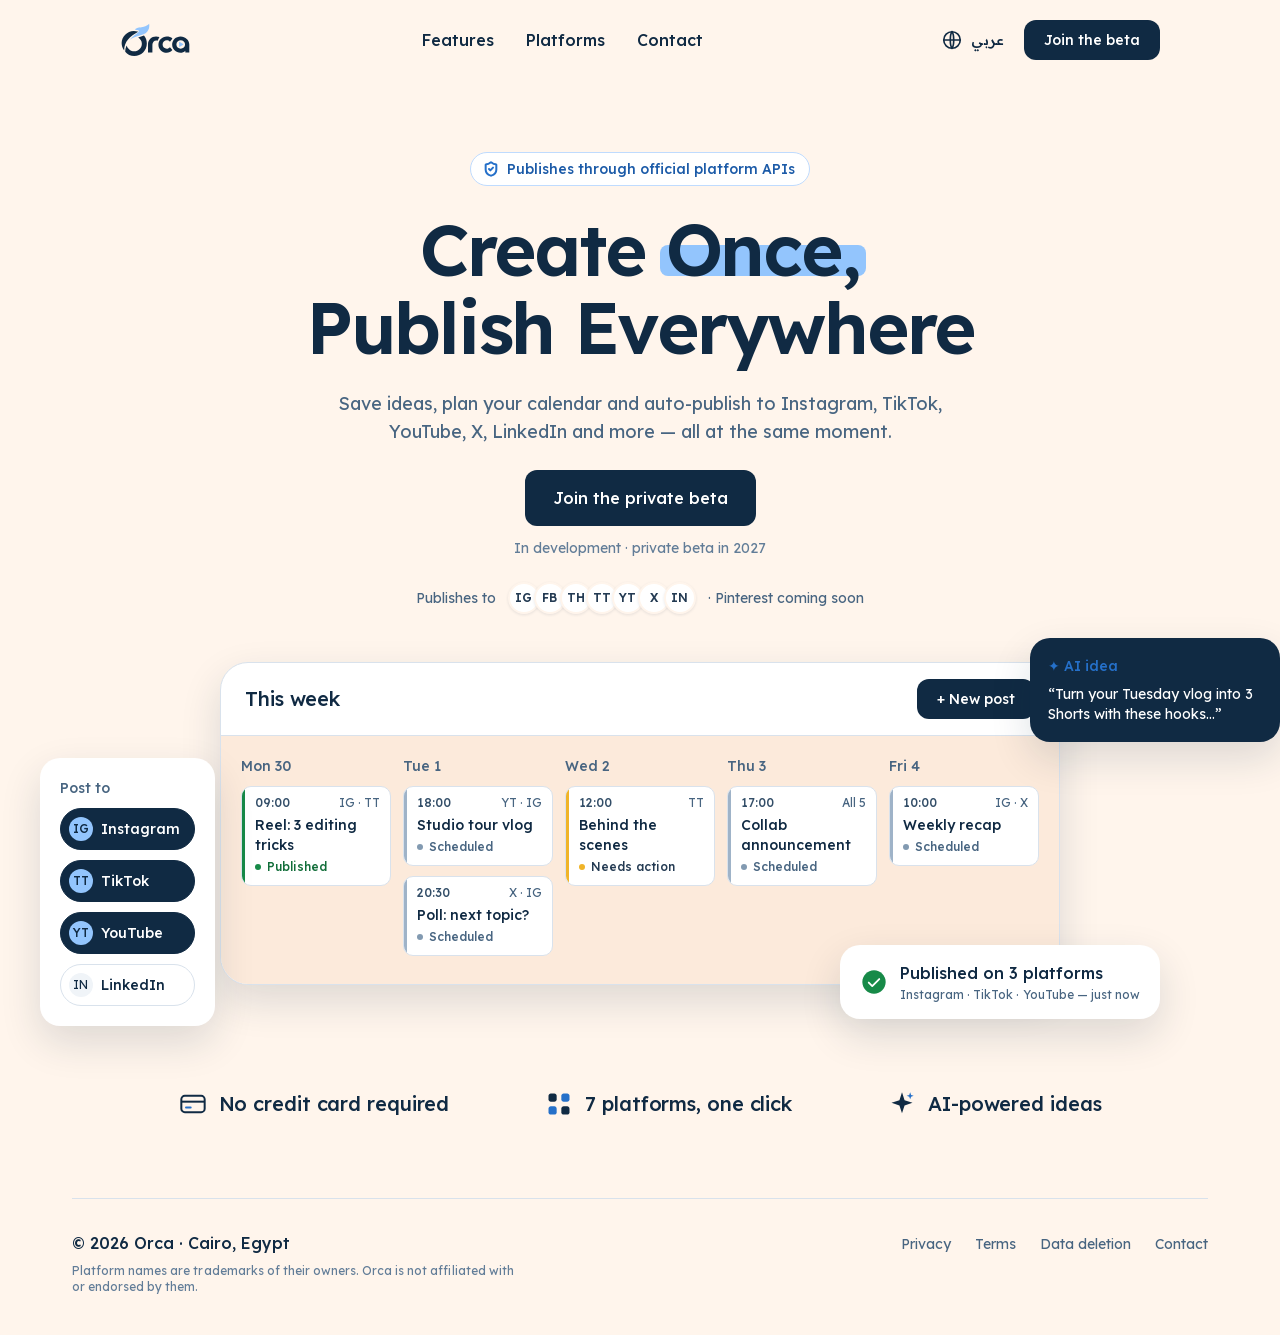
<file: index.html>
<!doctype html>
<html lang="en">
  <head>
    <meta charset="utf-8" />
    <meta name="viewport" content="width=device-width, initial-scale=1" />
    <title>Orca</title>
    <meta name="robots" content="noindex" />
    <link rel="canonical" href="https://creator-studio-content.github.io/en/" />
    <link rel="alternate" hreflang="en" href="https://creator-studio-content.github.io/en/" />
    <link rel="alternate" hreflang="ar" href="https://creator-studio-content.github.io/ar/" />
    <script>
      // No middleware in a static export: choose the locale in the browser.
      (function () {
        var langs = navigator.languages || [navigator.language || 'en'];
        var ar = langs.some(function (l) {
          return /^ar\b/i.test(l);
        });
        location.replace(ar ? '/ar/' : '/en/');
      })();
    </script>
    <noscript><meta http-equiv="refresh" content="0; url=/en/" /></noscript>
  </head>
  <body
    style="font-family: system-ui, sans-serif; background: #fff5ec; color: #102a43; padding: 24px"
  >
    <p>
      <a href="/en/">Continue in English</a> ·
      <a href="/ar/" lang="ar" dir="rtl">المتابعة بالعربية</a>
    </p>
  </body>
</html>
</file>
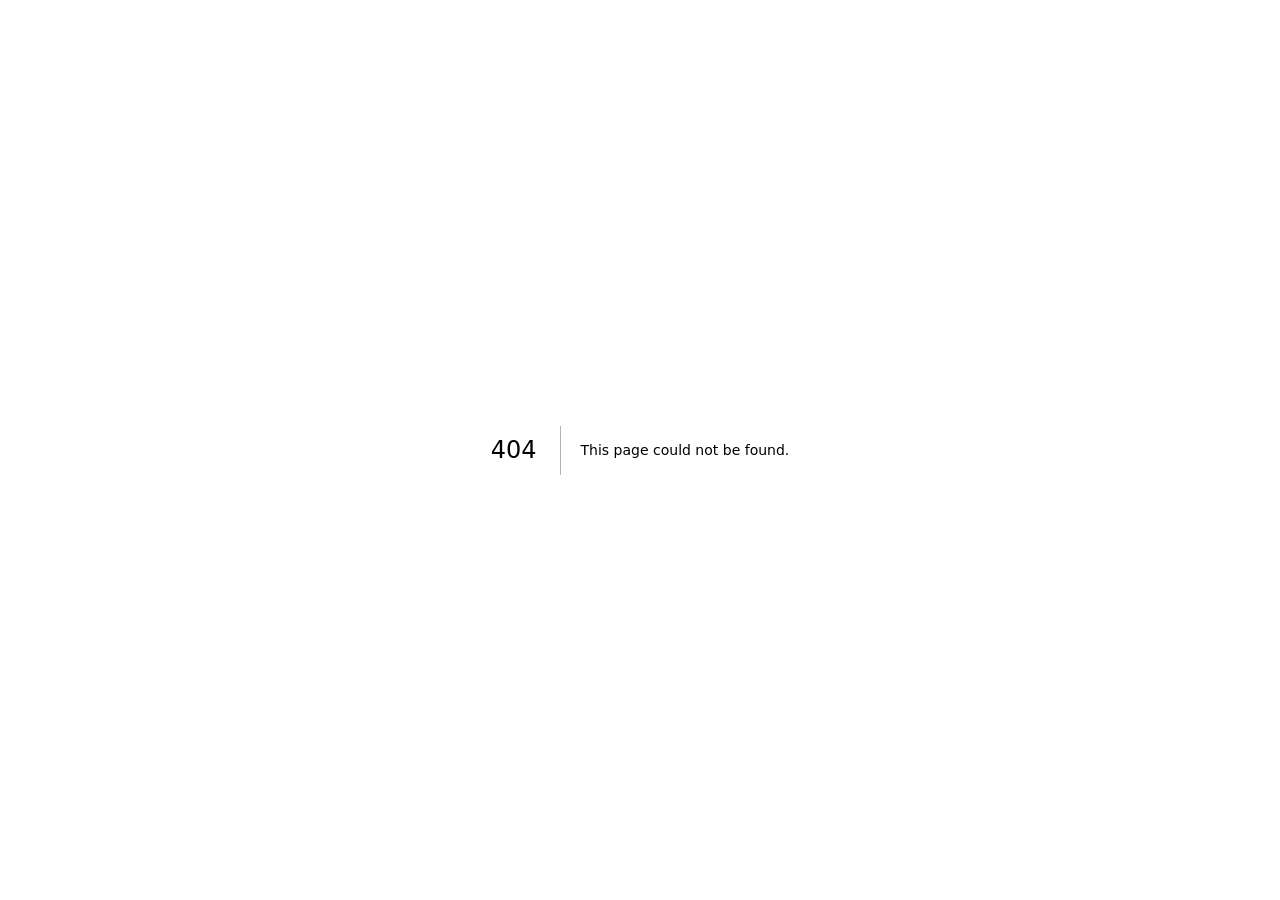
<file: 404/index.html>
<!DOCTYPE html><!--t6Xz82LrDbC_FBaLzgc7p--><html><head><meta charSet="utf-8"/><meta name="viewport" content="width=device-width, initial-scale=1"/><link rel="preload" as="script" fetchPriority="low" href="/_next/static/chunks/webpack-8efb5bef760d4de8.js"/><script src="/_next/static/chunks/b359f95a-02f4935cffc381bb.js" async=""></script><script src="/_next/static/chunks/558-d530857d7277996b.js" async=""></script><script src="/_next/static/chunks/main-app-c270f6aff2806fbd.js" async=""></script><meta name="robots" content="noindex"/><meta name="next-size-adjust" content=""/><title>404: This page could not be found.</title><script src="/_next/static/chunks/polyfills-42372ed130431b0a.js" noModule=""></script></head><body><div hidden=""><!--$--><!--/$--></div><div style="font-family:system-ui,&quot;Segoe UI&quot;,Roboto,Helvetica,Arial,sans-serif,&quot;Apple Color Emoji&quot;,&quot;Segoe UI Emoji&quot;;height:100vh;text-align:center;display:flex;flex-direction:column;align-items:center;justify-content:center"><div><style>body{color:#000;background:#fff;margin:0}.next-error-h1{border-right:1px solid rgba(0,0,0,.3)}@media (prefers-color-scheme:dark){body{color:#fff;background:#000}.next-error-h1{border-right:1px solid rgba(255,255,255,.3)}}</style><h1 class="next-error-h1" style="display:inline-block;margin:0 20px 0 0;padding:0 23px 0 0;font-size:24px;font-weight:500;vertical-align:top;line-height:49px">404</h1><div style="display:inline-block"><h2 style="font-size:14px;font-weight:400;line-height:49px;margin:0">This page could not be found.</h2></div></div></div><!--$--><!--/$--><script src="/_next/static/chunks/webpack-8efb5bef760d4de8.js" id="_R_" async=""></script><script>(self.__next_f=self.__next_f||[]).push([0])</script><script>self.__next_f.push([1,"1:\"$Sreact.fragment\"\n2:I[2369,[],\"\"]\n3:I[3749,[],\"\"]\n4:I[3636,[],\"OutletBoundary\"]\n6:I[9277,[],\"AsyncMetadataOutlet\"]\n8:I[3636,[],\"ViewportBoundary\"]\na:I[3636,[],\"MetadataBoundary\"]\nb:\"$Sreact.suspense\"\nd:I[9331,[],\"\"]\n"])</script><script>self.__next_f.push([1,"0:{\"P\":null,\"b\":\"t6Xz82LrDbC_FBaLzgc7p\",\"p\":\"\",\"c\":[\"\",\"_not-found\",\"\"],\"i\":false,\"f\":[[[\"\",{\"children\":[\"/_not-found\",{\"children\":[\"__PAGE__\",{}]}]},\"$undefined\",\"$undefined\",true],[\"\",[\"$\",\"$1\",\"c\",{\"children\":[null,[\"$\",\"html\",null,{\"children\":[\"$\",\"body\",null,{\"children\":[\"$\",\"$L2\",null,{\"parallelRouterKey\":\"children\",\"error\":\"$undefined\",\"errorStyles\":\"$undefined\",\"errorScripts\":\"$undefined\",\"template\":[\"$\",\"$L3\",null,{}],\"templateStyles\":\"$undefined\",\"templateScripts\":\"$undefined\",\"notFound\":\"$undefined\",\"forbidden\":\"$undefined\",\"unauthorized\":\"$undefined\"}]}]}]]}],{\"children\":[\"/_not-found\",[\"$\",\"$1\",\"c\",{\"children\":[null,[\"$\",\"$L2\",null,{\"parallelRouterKey\":\"children\",\"error\":\"$undefined\",\"errorStyles\":\"$undefined\",\"errorScripts\":\"$undefined\",\"template\":[\"$\",\"$L3\",null,{}],\"templateStyles\":\"$undefined\",\"templateScripts\":\"$undefined\",\"notFound\":\"$undefined\",\"forbidden\":\"$undefined\",\"unauthorized\":\"$undefined\"}]]}],{\"children\":[\"__PAGE__\",[\"$\",\"$1\",\"c\",{\"children\":[[[\"$\",\"title\",null,{\"children\":\"404: This page could not be found.\"}],[\"$\",\"div\",null,{\"style\":{\"fontFamily\":\"system-ui,\\\"Segoe UI\\\",Roboto,Helvetica,Arial,sans-serif,\\\"Apple Color Emoji\\\",\\\"Segoe UI Emoji\\\"\",\"height\":\"100vh\",\"textAlign\":\"center\",\"display\":\"flex\",\"flexDirection\":\"column\",\"alignItems\":\"center\",\"justifyContent\":\"center\"},\"children\":[\"$\",\"div\",null,{\"children\":[[\"$\",\"style\",null,{\"dangerouslySetInnerHTML\":{\"__html\":\"body{color:#000;background:#fff;margin:0}.next-error-h1{border-right:1px solid rgba(0,0,0,.3)}@media (prefers-color-scheme:dark){body{color:#fff;background:#000}.next-error-h1{border-right:1px solid rgba(255,255,255,.3)}}\"}}],[\"$\",\"h1\",null,{\"className\":\"next-error-h1\",\"style\":{\"display\":\"inline-block\",\"margin\":\"0 20px 0 0\",\"padding\":\"0 23px 0 0\",\"fontSize\":24,\"fontWeight\":500,\"verticalAlign\":\"top\",\"lineHeight\":\"49px\"},\"children\":404}],[\"$\",\"div\",null,{\"style\":{\"display\":\"inline-block\"},\"children\":[\"$\",\"h2\",null,{\"style\":{\"fontSize\":14,\"fontWeight\":400,\"lineHeight\":\"49px\",\"margin\":0},\"children\":\"This page could not be found.\"}]}]]}]}]],null,[\"$\",\"$L4\",null,{\"children\":[\"$L5\",[\"$\",\"$L6\",null,{\"promise\":\"$@7\"}]]}]]}],{},null,false]},null,false]},null,false],[\"$\",\"$1\",\"h\",{\"children\":[[\"$\",\"meta\",null,{\"name\":\"robots\",\"content\":\"noindex\"}],[[\"$\",\"$L8\",null,{\"children\":\"$L9\"}],[\"$\",\"meta\",null,{\"name\":\"next-size-adjust\",\"content\":\"\"}]],[\"$\",\"$La\",null,{\"children\":[\"$\",\"div\",null,{\"hidden\":true,\"children\":[\"$\",\"$b\",null,{\"fallback\":null,\"children\":\"$Lc\"}]}]}]]}],false]],\"m\":\"$undefined\",\"G\":[\"$d\",[]],\"s\":false,\"S\":true}\n"])</script><script>self.__next_f.push([1,"9:[[\"$\",\"meta\",\"0\",{\"charSet\":\"utf-8\"}],[\"$\",\"meta\",\"1\",{\"name\":\"viewport\",\"content\":\"width=device-width, initial-scale=1\"}]]\n5:null\n"])</script><script>self.__next_f.push([1,"7:{\"metadata\":[],\"error\":null,\"digest\":\"$undefined\"}\n"])</script><script>self.__next_f.push([1,"c:\"$7:metadata\"\n"])</script></body></html>
</file>
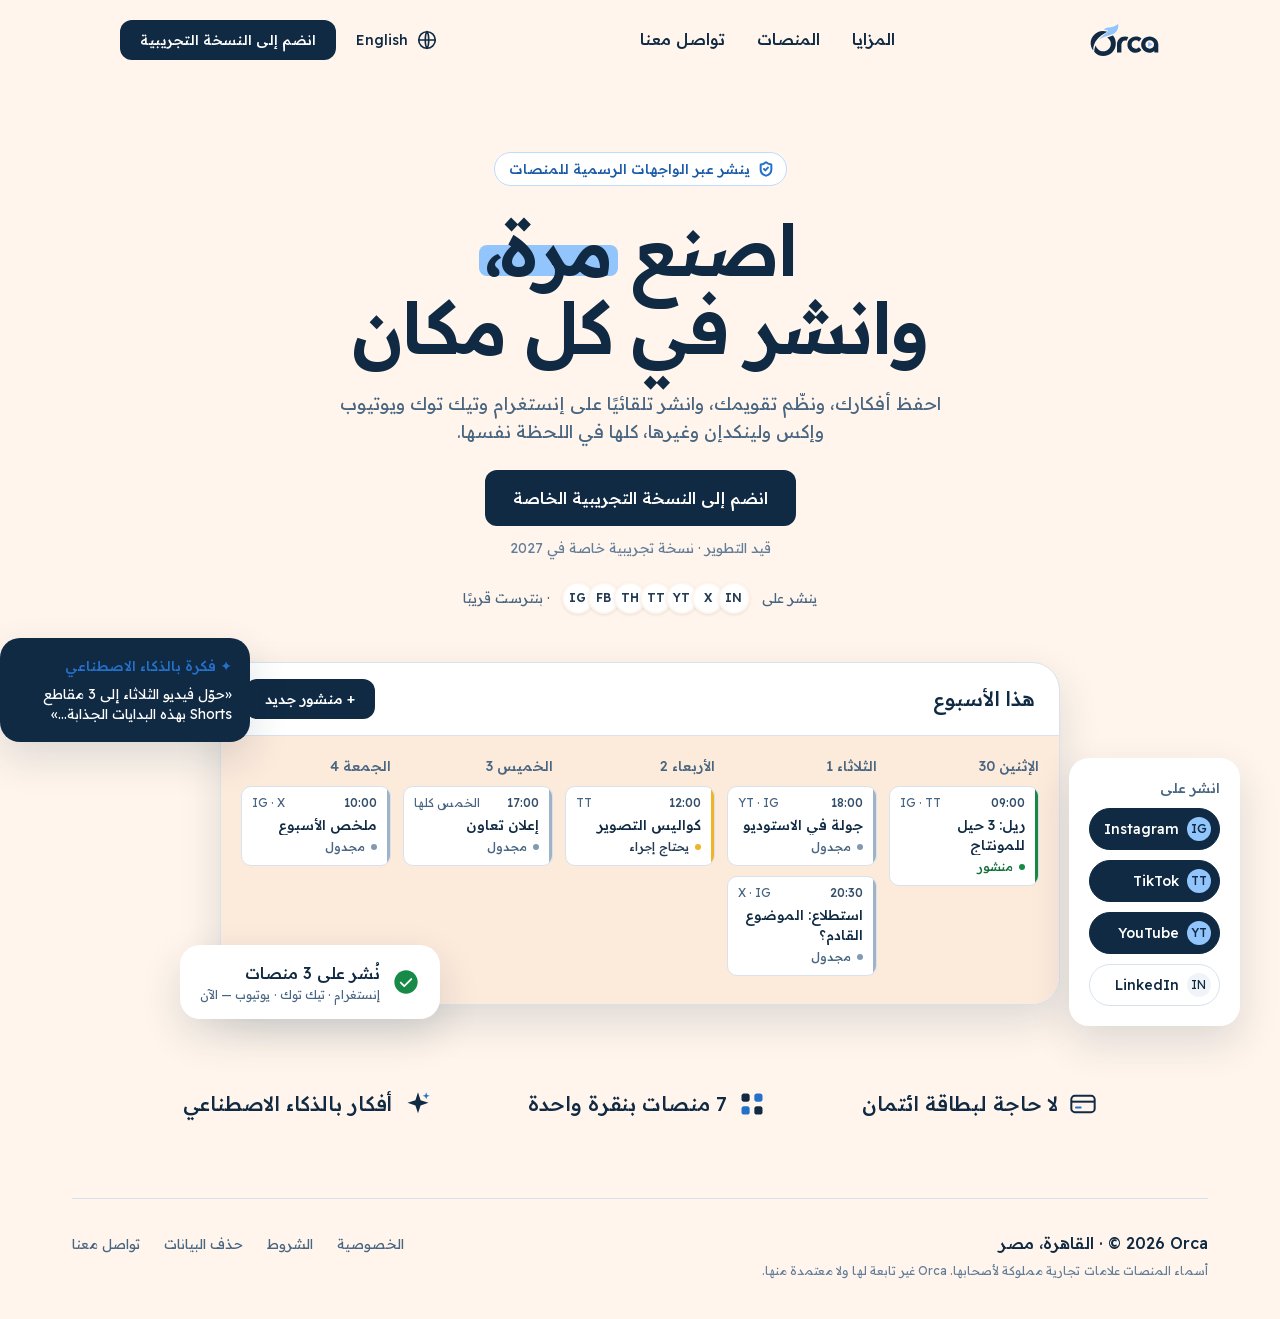
<file: ar/index.html>
<!DOCTYPE html><!--t6Xz82LrDbC_FBaLzgc7p--><html lang="ar" dir="rtl" class="__variable_9d0602 __variable_fde2ff"><head><meta charSet="utf-8"/><meta name="viewport" content="width=device-width, initial-scale=1"/><link rel="preload" href="/_next/static/media/793968fa3513f5d6-s.p.woff2" as="font" crossorigin="" type="font/woff2"/><link rel="preload" href="/_next/static/media/bd9c8c62ffadd9dd-s.p.woff2" as="font" crossorigin="" type="font/woff2"/><link rel="preload" href="/_next/static/media/f952393b67d608ec-s.p.woff2" as="font" crossorigin="" type="font/woff2"/><link rel="preload" as="image" href="/brand/logo.svg"/><link rel="stylesheet" href="/_next/static/css/76c90843e236516b.css" data-precedence="next"/><link rel="preload" as="script" fetchPriority="low" href="/_next/static/chunks/webpack-8efb5bef760d4de8.js"/><script src="/_next/static/chunks/b359f95a-02f4935cffc381bb.js" async=""></script><script src="/_next/static/chunks/558-d530857d7277996b.js" async=""></script><script src="/_next/static/chunks/main-app-c270f6aff2806fbd.js" async=""></script><script src="/_next/static/chunks/907-1674f2740fec613d.js" async=""></script><script src="/_next/static/chunks/741-afa82dc8845833c1.js" async=""></script><script src="/_next/static/chunks/app/%5Blocale%5D/page-303bc917f2ddec80.js" async=""></script><script src="/_next/static/chunks/app/%5Blocale%5D/layout-f8ee31081aa1ad32.js" async=""></script><meta name="next-size-adjust" content=""/><meta name="theme-color" content="#fff5ec"/><title>Orca — اصنع مرة، وانشر في كل مكان</title><meta name="description" content="احفظ أفكارك، ونظّم تقويمك، وانشر على إنستغرام وتيك توك ويوتيوب وإكس ولينكدإن وغيرها في اللحظة نفسها، عبر الواجهات الرسمية لكل منصة."/><meta name="application-name" content="Orca"/><link rel="canonical" href="https://creator-studio-content.github.io/ar/"/><link rel="alternate" hrefLang="en" href="https://creator-studio-content.github.io/en/"/><link rel="alternate" hrefLang="ar" href="https://creator-studio-content.github.io/ar/"/><link rel="alternate" hrefLang="x-default" href="https://creator-studio-content.github.io/en/"/><meta name="format-detection" content="telephone=no, email=no"/><meta property="og:title" content="Orca — اصنع مرة، وانشر في كل مكان"/><meta property="og:description" content="احفظ أفكارك، ونظّم تقويمك، وانشر على إنستغرام وتيك توك ويوتيوب وإكس ولينكدإن وغيرها في اللحظة نفسها، عبر الواجهات الرسمية لكل منصة."/><meta property="og:url" content="https://creator-studio-content.github.io/ar/"/><meta property="og:site_name" content="Orca"/><meta property="og:locale" content="ar_EG"/><meta property="og:type" content="website"/><meta name="twitter:card" content="summary"/><meta name="twitter:title" content="Orca — اصنع مرة، وانشر في كل مكان"/><meta name="twitter:description" content="احفظ أفكارك، ونظّم تقويمك، وانشر على إنستغرام وتيك توك ويوتيوب وإكس ولينكدإن وغيرها في اللحظة نفسها، عبر الواجهات الرسمية لكل منصة."/><link rel="icon" href="/favicon.ico" sizes="any"/><link rel="icon" href="/brand/mark.svg" type="image/svg+xml"/><script src="/_next/static/chunks/polyfills-42372ed130431b0a.js" noModule=""></script></head><body class="min-h-dvh antialiased"><div hidden=""><!--$--><!--/$--></div><a href="#main" class="sr-only focus:not-sr-only focus:fixed focus:start-4 focus:top-4 focus:z-50 focus:rounded-md focus:bg-bg-surface focus:px-4 focus:py-2 focus:text-label-m focus:shadow-float">انتقل إلى المحتوى</a><header class="mx-auto flex w-full max-w-[1440px] items-center justify-between gap-4 px-4 py-5 sm:px-8 lg:px-[120px]"><a aria-label="الصفحة الرئيسية لـ Orca" class="flex items-center gap-2.5 rounded-md" href="/ar/"><img alt="Orca" width="71" height="36" decoding="async" data-nimg="1" style="color:transparent" src="/brand/logo.svg"/></a><nav aria-label="الرئيسية" class="hidden md:block"><ul class="flex items-center gap-8"><li><a class="text-label-l text-text-primary hover:text-text-accent" href="/ar/#features">المزايا</a></li><li><a class="text-label-l text-text-primary hover:text-text-accent" href="/ar/#platforms">المنصات</a></li><li><a href="mailto:orca.studio.app@gmail.com" class="text-label-l text-text-primary hover:text-text-accent">تواصل معنا</a></li></ul></nav><div class="flex items-center gap-2 sm:gap-3"><a hrefLang="en" aria-label="تغيير اللغة: English" class="inline-flex items-center gap-2 rounded-md px-2 py-2 text-label-m text-text-primary hover:bg-bg-muted" href="/en/"><img alt="" aria-hidden="true" loading="lazy" width="22" height="22" decoding="async" data-nimg="1" class="shrink-0 " style="color:transparent" src="/icons/globe.svg"/><span lang="en">English</span></a><a class="inline-flex items-center justify-center gap-2 rounded-md font-medium whitespace-nowrap transition-colors duration-150 bg-action-primary text-text-on-primary hover:bg-action-primary-hover px-5 py-2.5 text-label-m hidden sm:inline-flex" href="mailto:orca.studio.app@gmail.com?subject=Orca%20private%20beta">انضم إلى النسخة التجريبية</a></div></header><main id="main" tabindex="-1" class="outline-none"><div class="flex flex-col items-center pb-4"><section aria-labelledby="hero-title" class="flex flex-col items-center gap-6 px-4 pt-12 pb-12 text-center sm:px-8 md:pt-[72px]"><p class="inline-flex items-center gap-2 rounded-full border border-blue-200 bg-bg-surface py-1.5 ps-3 pe-3.5 text-label-m text-blue-700"><img alt="" aria-hidden="true" loading="lazy" width="16" height="16" decoding="async" data-nimg="1" class="shrink-0 " style="color:transparent" src="/icons/shield.svg"/>ينشر عبر الواجهات الرسمية للمنصات</p><h1 id="hero-title" class="text-[44px] leading-[50px] font-semibold tracking-[-0.03em] text-text-primary sm:text-display-l md:text-display-xl"><span class="inline-flex flex-wrap items-center justify-center gap-x-[0.28em]"><span>اصنع</span><span class="relative inline-block"><span aria-hidden="true" class="absolute inset-x-[-6px] bottom-[0.16em] h-[0.44em] rounded-sm bg-blue-300"></span><span class="relative">مرة،</span></span></span><span class="block">وانشر في كل مكان</span></h1><p class="max-w-[620px] text-body-l text-text-secondary">احفظ أفكارك، ونظّم تقويمك، وانشر تلقائيًا على إنستغرام وتيك توك ويوتيوب وإكس ولينكدإن وغيرها، كلها في اللحظة نفسها.</p><div class="flex flex-col items-center gap-3"><a class="inline-flex items-center justify-center gap-2 rounded-md font-medium whitespace-nowrap transition-colors duration-150 bg-action-primary text-text-on-primary hover:bg-action-primary-hover px-7 py-4 text-label-l " href="mailto:orca.studio.app@gmail.com?subject=Orca%20private%20beta">انضم إلى النسخة التجريبية الخاصة</a><p class="text-body-s text-text-muted">قيد التطوير · نسخة تجريبية خاصة في 2027</p></div><div id="platforms" class="flex scroll-mt-8 flex-wrap items-center justify-center gap-3"><span class="text-body-s text-navy-600">ينشر على</span><ul class="flex" dir="ltr"><li title="Instagram" class="flex size-8 items-center justify-center rounded-full border-2 border-sand-100 bg-bg-surface text-caption font-semibold text-navy-800 shadow-avatar -me-1.5"><abbr title="Instagram" class="no-underline">IG</abbr></li><li title="Facebook Pages" class="flex size-8 items-center justify-center rounded-full border-2 border-sand-100 bg-bg-surface text-caption font-semibold text-navy-800 shadow-avatar -me-1.5"><abbr title="Facebook Pages" class="no-underline">FB</abbr></li><li title="Threads" class="flex size-8 items-center justify-center rounded-full border-2 border-sand-100 bg-bg-surface text-caption font-semibold text-navy-800 shadow-avatar -me-1.5"><abbr title="Threads" class="no-underline">TH</abbr></li><li title="TikTok" class="flex size-8 items-center justify-center rounded-full border-2 border-sand-100 bg-bg-surface text-caption font-semibold text-navy-800 shadow-avatar -me-1.5"><abbr title="TikTok" class="no-underline">TT</abbr></li><li title="YouTube" class="flex size-8 items-center justify-center rounded-full border-2 border-sand-100 bg-bg-surface text-caption font-semibold text-navy-800 shadow-avatar -me-1.5"><abbr title="YouTube" class="no-underline">YT</abbr></li><li title="X" class="flex size-8 items-center justify-center rounded-full border-2 border-sand-100 bg-bg-surface text-caption font-semibold text-navy-800 shadow-avatar -me-1.5"><abbr title="X" class="no-underline">X</abbr></li><li title="LinkedIn" class="flex size-8 items-center justify-center rounded-full border-2 border-sand-100 bg-bg-surface text-caption font-semibold text-navy-800 shadow-avatar "><abbr title="LinkedIn" class="no-underline">IN</abbr></li></ul><span class="text-body-s text-navy-600">· بنترست قريبًا</span></div></section><div role="img" aria-label="معاينة تقويم Orca" class="relative mx-auto w-full max-w-[1200px] px-4 sm:px-8 xl:h-[404px] xl:px-0"><div class="mx-auto w-full overflow-hidden rounded-xl border border-border-default bg-bg-surface shadow-float xl:absolute xl:start-[180px] xl:top-0 xl:w-[840px]"><div class="flex items-center gap-4 border-b border-border-default px-6 py-4"><p class="flex-1 text-h4 text-text-primary">هذا الأسبوع</p><span class="inline-flex items-center rounded-md bg-action-primary px-5 py-2.5 text-label-m text-text-on-primary">+ منشور جديد</span></div><div class="flex gap-3 bg-bg-subtle px-5 pt-5 pb-7"><div class="min-w-0 flex-1 flex-col gap-2.5 flex"><p class="text-label-m text-text-secondary">الإثنين 30</p><div class="flex w-full overflow-hidden rounded-[10px] border border-border-default bg-bg-surface"><span aria-hidden="true" class="w-[3px] shrink-0 self-stretch bg-green-600"></span><div class="flex min-w-0 flex-1 flex-col gap-1 px-2.5 pt-2 pb-2.5"><div class="flex flex-wrap justify-between gap-x-2 text-caption"><span class="font-medium text-navy-700" dir="ltr">09:00</span><span class="text-navy-600" dir="ltr">IG · TT</span></div><p class="line-clamp-2 text-label-m text-text-primary">ريل: 3 حيل للمونتاج</p><span class="flex items-center gap-1.5"><img alt="" aria-hidden="true" loading="lazy" width="6" height="6" decoding="async" data-nimg="1" class="shrink-0 " style="color:transparent" src="/icons/dot-published.svg"/><span class="text-caption font-medium text-green-700">منشور</span></span></div></div></div><div class="min-w-0 flex-1 flex-col gap-2.5 flex"><p class="text-label-m text-text-secondary">الثلاثاء 1</p><div class="flex w-full overflow-hidden rounded-[10px] border border-border-default bg-bg-surface"><span aria-hidden="true" class="w-[3px] shrink-0 self-stretch bg-navy-300"></span><div class="flex min-w-0 flex-1 flex-col gap-1 px-2.5 pt-2 pb-2.5"><div class="flex flex-wrap justify-between gap-x-2 text-caption"><span class="font-medium text-navy-700" dir="ltr">18:00</span><span class="text-navy-600" dir="ltr">YT · IG</span></div><p class="line-clamp-2 text-label-m text-text-primary">جولة في الاستوديو</p><span class="flex items-center gap-1.5"><img alt="" aria-hidden="true" loading="lazy" width="6" height="6" decoding="async" data-nimg="1" class="shrink-0 " style="color:transparent" src="/icons/dot-scheduled.svg"/><span class="text-caption font-medium text-navy-600">مجدول</span></span></div></div><div class="flex w-full overflow-hidden rounded-[10px] border border-border-default bg-bg-surface"><span aria-hidden="true" class="w-[3px] shrink-0 self-stretch bg-navy-300"></span><div class="flex min-w-0 flex-1 flex-col gap-1 px-2.5 pt-2 pb-2.5"><div class="flex flex-wrap justify-between gap-x-2 text-caption"><span class="font-medium text-navy-700" dir="ltr">20:30</span><span class="text-navy-600" dir="ltr">X · IG</span></div><p class="line-clamp-2 text-label-m text-text-primary">استطلاع: الموضوع القادم؟</p><span class="flex items-center gap-1.5"><img alt="" aria-hidden="true" loading="lazy" width="6" height="6" decoding="async" data-nimg="1" class="shrink-0 " style="color:transparent" src="/icons/dot-scheduled.svg"/><span class="text-caption font-medium text-navy-600">مجدول</span></span></div></div></div><div class="min-w-0 flex-1 flex-col gap-2.5 hidden sm:flex"><p class="text-label-m text-text-secondary">الأربعاء 2</p><div class="flex w-full overflow-hidden rounded-[10px] border border-border-default bg-bg-surface"><span aria-hidden="true" class="w-[3px] shrink-0 self-stretch bg-amber-500"></span><div class="flex min-w-0 flex-1 flex-col gap-1 px-2.5 pt-2 pb-2.5"><div class="flex flex-wrap justify-between gap-x-2 text-caption"><span class="font-medium text-navy-700" dir="ltr">12:00</span><span class="text-navy-600" dir="ltr">TT</span></div><p class="line-clamp-2 text-label-m text-text-primary">كواليس التصوير</p><span class="flex items-center gap-1.5"><img alt="" aria-hidden="true" loading="lazy" width="6" height="6" decoding="async" data-nimg="1" class="shrink-0 " style="color:transparent" src="/icons/dot-needs-action.svg"/><span class="text-caption font-medium text-navy-800">يحتاج إجراء</span></span></div></div></div><div class="min-w-0 flex-1 flex-col gap-2.5 hidden lg:flex"><p class="text-label-m text-text-secondary">الخميس 3</p><div class="flex w-full overflow-hidden rounded-[10px] border border-border-default bg-bg-surface"><span aria-hidden="true" class="w-[3px] shrink-0 self-stretch bg-navy-300"></span><div class="flex min-w-0 flex-1 flex-col gap-1 px-2.5 pt-2 pb-2.5"><div class="flex flex-wrap justify-between gap-x-2 text-caption"><span class="font-medium text-navy-700" dir="ltr">17:00</span><span class="text-navy-600" dir="ltr">الخمس كلها</span></div><p class="line-clamp-2 text-label-m text-text-primary">إعلان تعاون</p><span class="flex items-center gap-1.5"><img alt="" aria-hidden="true" loading="lazy" width="6" height="6" decoding="async" data-nimg="1" class="shrink-0 " style="color:transparent" src="/icons/dot-scheduled.svg"/><span class="text-caption font-medium text-navy-600">مجدول</span></span></div></div></div><div class="min-w-0 flex-1 flex-col gap-2.5 hidden lg:flex"><p class="text-label-m text-text-secondary">الجمعة 4</p><div class="flex w-full overflow-hidden rounded-[10px] border border-border-default bg-bg-surface"><span aria-hidden="true" class="w-[3px] shrink-0 self-stretch bg-navy-300"></span><div class="flex min-w-0 flex-1 flex-col gap-1 px-2.5 pt-2 pb-2.5"><div class="flex flex-wrap justify-between gap-x-2 text-caption"><span class="font-medium text-navy-700" dir="ltr">10:00</span><span class="text-navy-600" dir="ltr">IG · X</span></div><p class="line-clamp-2 text-label-m text-text-primary">ملخص الأسبوع</p><span class="flex items-center gap-1.5"><img alt="" aria-hidden="true" loading="lazy" width="6" height="6" decoding="async" data-nimg="1" class="shrink-0 " style="color:transparent" src="/icons/dot-scheduled.svg"/><span class="text-caption font-medium text-navy-600">مجدول</span></span></div></div></div></div></div><div class="absolute start-0 top-24 hidden flex-col gap-2.5 rounded-lg bg-bg-surface p-5 shadow-float xl:flex"><p class="text-label-m text-text-secondary">انشر على</p><span class="inline-flex items-center gap-2 rounded-full border py-2 ps-2 pe-3.5 border-border-strong bg-bg-inverse"><span aria-hidden="true" class="flex size-6 items-center justify-center rounded-full text-caption bg-blue-300 font-medium text-navy-900">IG</span><span class="text-label-m text-text-on-primary">Instagram</span></span><span class="inline-flex items-center gap-2 rounded-full border py-2 ps-2 pe-3.5 border-border-strong bg-bg-inverse"><span aria-hidden="true" class="flex size-6 items-center justify-center rounded-full text-caption bg-blue-300 font-medium text-navy-900">TT</span><span class="text-label-m text-text-on-primary">TikTok</span></span><span class="inline-flex items-center gap-2 rounded-full border py-2 ps-2 pe-3.5 border-border-strong bg-bg-inverse"><span aria-hidden="true" class="flex size-6 items-center justify-center rounded-full text-caption bg-blue-300 font-medium text-navy-900">YT</span><span class="text-label-m text-text-on-primary">YouTube</span></span><span class="inline-flex items-center gap-2 rounded-full border py-2 ps-2 pe-3.5 border-border-default bg-bg-surface"><span aria-hidden="true" class="flex size-6 items-center justify-center rounded-full text-caption bg-bg-muted text-text-primary">IN</span><span class="text-label-m text-text-primary">LinkedIn</span></span></div><div class="absolute start-[800px] top-[283px] hidden items-center gap-3 rounded-lg bg-bg-surface px-5 py-4 shadow-float xl:flex"><img alt="" aria-hidden="true" loading="lazy" width="28" height="28" decoding="async" data-nimg="1" class="shrink-0 " style="color:transparent" src="/icons/check-circle.svg"/><div class="flex flex-col gap-0.5"><p class="text-label-l text-text-primary">نُشر على 3 منصات</p><p class="text-caption text-text-secondary">إنستغرام · تيك توك · يوتيوب — الآن</p></div></div><div class="absolute start-[990px] -top-6 hidden w-[250px] flex-col gap-2 rounded-lg bg-bg-inverse p-[18px] shadow-float xl:flex"><p class="text-label-m text-action-accent">✦ فكرة بالذكاء الاصطناعي</p><p class="text-body-s text-text-on-primary">«حوّل فيديو الثلاثاء إلى 3 مقاطع Shorts بهذه البدايات الجذابة…»</p></div></div><section id="features" aria-labelledby="features-title" class="scroll-mt-8 px-4 pt-12 sm:px-8 xl:pt-6"><h2 id="features-title" class="sr-only">لماذا يختار صنّاع المحتوى Orca</h2><ul class="mx-auto flex max-w-[1200px] flex-col items-center justify-center gap-6 md:flex-row md:gap-12 xl:gap-24"><li class="flex items-center gap-3"><img alt="" aria-hidden="true" loading="lazy" width="28" height="28" decoding="async" data-nimg="1" class="shrink-0 " style="color:transparent" src="/icons/credit-card.svg"/><span class="text-h4 text-text-primary">لا حاجة لبطاقة ائتمان</span></li><li class="flex items-center gap-3"><img alt="" aria-hidden="true" loading="lazy" width="28" height="28" decoding="async" data-nimg="1" class="shrink-0 " style="color:transparent" src="/icons/grid.svg"/><span class="text-h4 text-text-primary">7 منصات بنقرة واحدة</span></li><li class="flex items-center gap-3"><img alt="" aria-hidden="true" loading="lazy" width="28" height="28" decoding="async" data-nimg="1" class="shrink-0 " style="color:transparent" src="/icons/sparkles.svg"/><span class="text-h4 text-text-primary">أفكار بالذكاء الاصطناعي</span></li></ul></section></div><!--$--><!--/$--></main><footer class="mx-auto w-full max-w-[1200px] px-4 pt-16 pb-10 sm:px-8"><div class="flex flex-col gap-6 border-t border-border-default pt-8 md:flex-row md:items-start md:justify-between"><div class="flex flex-col gap-2"><p class="text-label-l text-text-primary"><span dir="ltr">© 2026 <!-- -->Orca</span> · <!-- -->القاهرة، مصر</p><p class="max-w-md text-caption text-text-muted">أسماء المنصات علامات تجارية مملوكة لأصحابها. Orca غير تابعة لها ولا معتمدة منها.</p></div><nav aria-label="قانوني"><ul class="flex flex-wrap gap-x-6 gap-y-2"><li><a class="text-body-s text-text-secondary hover:text-text-accent" href="/ar/privacy/">الخصوصية</a></li><li><a class="text-body-s text-text-secondary hover:text-text-accent" href="/ar/terms/">الشروط</a></li><li><a class="text-body-s text-text-secondary hover:text-text-accent" href="/ar/data-deletion/">حذف البيانات</a></li><li><a href="mailto:orca.studio.app@gmail.com" class="text-body-s text-text-secondary hover:text-text-accent">تواصل معنا</a></li></ul></nav></div></footer><script src="/_next/static/chunks/webpack-8efb5bef760d4de8.js" id="_R_" async=""></script><script>(self.__next_f=self.__next_f||[]).push([0])</script><script>self.__next_f.push([1,"1:\"$Sreact.fragment\"\n2:I[2369,[],\"\"]\n3:I[3749,[],\"\"]\n6:I[3636,[],\"OutletBoundary\"]\n8:I[9277,[],\"AsyncMetadataOutlet\"]\na:I[3636,[],\"ViewportBoundary\"]\nc:I[3636,[],\"MetadataBoundary\"]\nd:\"$Sreact.suspense\"\nf:I[9331,[],\"\"]\n:HL[\"/_next/static/media/793968fa3513f5d6-s.p.woff2\",\"font\",{\"crossOrigin\":\"\",\"type\":\"font/woff2\"}]\n:HL[\"/_next/static/media/bd9c8c62ffadd9dd-s.p.woff2\",\"font\",{\"crossOrigin\":\"\",\"type\":\"font/woff2\"}]\n:HL[\"/_next/static/media/f952393b67d608ec-s.p.woff2\",\"font\",{\"crossOrigin\":\"\",\"type\":\"font/woff2\"}]\n:HL[\"/_next/static/css/76c90843e236516b.css\",\"style\"]\n"])</script><script>self.__next_f.push([1,"0:{\"P\":null,\"b\":\"t6Xz82LrDbC_FBaLzgc7p\",\"p\":\"\",\"c\":[\"\",\"ar\",\"\"],\"i\":false,\"f\":[[[\"\",{\"children\":[[\"locale\",\"ar\",\"d\"],{\"children\":[\"__PAGE__\",{}]},\"$undefined\",\"$undefined\",true]}],[\"\",[\"$\",\"$1\",\"c\",{\"children\":[null,[\"$\",\"$L2\",null,{\"parallelRouterKey\":\"children\",\"error\":\"$undefined\",\"errorStyles\":\"$undefined\",\"errorScripts\":\"$undefined\",\"template\":[\"$\",\"$L3\",null,{}],\"templateStyles\":\"$undefined\",\"templateScripts\":\"$undefined\",\"notFound\":[[[\"$\",\"title\",null,{\"children\":\"404: This page could not be found.\"}],[\"$\",\"div\",null,{\"style\":{\"fontFamily\":\"system-ui,\\\"Segoe UI\\\",Roboto,Helvetica,Arial,sans-serif,\\\"Apple Color Emoji\\\",\\\"Segoe UI Emoji\\\"\",\"height\":\"100vh\",\"textAlign\":\"center\",\"display\":\"flex\",\"flexDirection\":\"column\",\"alignItems\":\"center\",\"justifyContent\":\"center\"},\"children\":[\"$\",\"div\",null,{\"children\":[[\"$\",\"style\",null,{\"dangerouslySetInnerHTML\":{\"__html\":\"body{color:#000;background:#fff;margin:0}.next-error-h1{border-right:1px solid rgba(0,0,0,.3)}@media (prefers-color-scheme:dark){body{color:#fff;background:#000}.next-error-h1{border-right:1px solid rgba(255,255,255,.3)}}\"}}],[\"$\",\"h1\",null,{\"className\":\"next-error-h1\",\"style\":{\"display\":\"inline-block\",\"margin\":\"0 20px 0 0\",\"padding\":\"0 23px 0 0\",\"fontSize\":24,\"fontWeight\":500,\"verticalAlign\":\"top\",\"lineHeight\":\"49px\"},\"children\":404}],[\"$\",\"div\",null,{\"style\":{\"display\":\"inline-block\"},\"children\":[\"$\",\"h2\",null,{\"style\":{\"fontSize\":14,\"fontWeight\":400,\"lineHeight\":\"49px\",\"margin\":0},\"children\":\"This page could not be found.\"}]}]]}]}]],[]],\"forbidden\":\"$undefined\",\"unauthorized\":\"$undefined\"}]]}],{\"children\":[[\"locale\",\"ar\",\"d\"],[\"$\",\"$1\",\"c\",{\"children\":[[[\"$\",\"link\",\"0\",{\"rel\":\"stylesheet\",\"href\":\"/_next/static/css/76c90843e236516b.css\",\"precedence\":\"next\",\"crossOrigin\":\"$undefined\",\"nonce\":\"$undefined\"}]],\"$L4\"]}],{\"children\":[\"__PAGE__\",[\"$\",\"$1\",\"c\",{\"children\":[\"$L5\",null,[\"$\",\"$L6\",null,{\"children\":[\"$L7\",[\"$\",\"$L8\",null,{\"promise\":\"$@9\"}]]}]]}],{},null,false]},null,false]},null,false],[\"$\",\"$1\",\"h\",{\"children\":[null,[[\"$\",\"$La\",null,{\"children\":\"$Lb\"}],[\"$\",\"meta\",null,{\"name\":\"next-size-adjust\",\"content\":\"\"}]],[\"$\",\"$Lc\",null,{\"children\":[\"$\",\"div\",null,{\"hidden\":true,\"children\":[\"$\",\"$d\",null,{\"fallback\":null,\"children\":\"$Le\"}]}]}]]}],false]],\"m\":\"$undefined\",\"G\":[\"$f\",[]],\"s\":false,\"S\":true}\n"])</script><script>self.__next_f.push([1,"5:[\"$\",\"div\",null,{\"className\":\"flex flex-col items-center pb-4\",\"children\":[\"$L10\",\"$L11\",\"$L12\"]}]\n"])</script><script>self.__next_f.push([1,"4:[\"$\",\"html\",null,{\"lang\":\"ar\",\"dir\":\"rtl\",\"className\":\"__variable_9d0602 __variable_fde2ff\",\"children\":[\"$\",\"body\",null,{\"className\":\"min-h-dvh antialiased\",\"children\":[[\"$\",\"a\",null,{\"href\":\"#main\",\"className\":\"sr-only focus:not-sr-only focus:fixed focus:start-4 focus:top-4 focus:z-50 focus:rounded-md focus:bg-bg-surface focus:px-4 focus:py-2 focus:text-label-m focus:shadow-float\",\"children\":\"انتقل إلى المحتوى\"}],\"$L13\"]}]}]\n"])</script><script>self.__next_f.push([1,"14:I[2741,[\"907\",\"static/chunks/907-1674f2740fec613d.js\",\"741\",\"static/chunks/741-afa82dc8845833c1.js\",\"465\",\"static/chunks/app/%5Blocale%5D/page-303bc917f2ddec80.js\"],\"Image\"]\n"])</script><script>self.__next_f.push([1,"10:[\"$\",\"section\",null,{\"aria-labelledby\":\"hero-title\",\"className\":\"flex flex-col items-center gap-6 px-4 pt-12 pb-12 text-center sm:px-8 md:pt-[72px]\",\"children\":[[\"$\",\"p\",null,{\"className\":\"inline-flex items-center gap-2 rounded-full border border-blue-200 bg-bg-surface py-1.5 ps-3 pe-3.5 text-label-m text-blue-700\",\"children\":[[\"$\",\"$L14\",null,{\"src\":\"/icons/shield.svg\",\"width\":16,\"height\":16,\"alt\":\"\",\"aria-hidden\":true,\"className\":\"shrink-0 \",\"unoptimized\":true}],\"ينشر عبر الواجهات الرسمية للمنصات\"]}],[\"$\",\"h1\",null,{\"id\":\"hero-title\",\"className\":\"text-[44px] leading-[50px] font-semibold tracking-[-0.03em] text-text-primary sm:text-display-l md:text-display-xl\",\"children\":[[\"$\",\"span\",null,{\"className\":\"inline-flex flex-wrap items-center justify-center gap-x-[0.28em]\",\"children\":[[\"$\",\"span\",null,{\"children\":\"اصنع\"}],[\"$\",\"span\",null,{\"className\":\"relative inline-block\",\"children\":[[\"$\",\"span\",null,{\"aria-hidden\":\"true\",\"className\":\"absolute inset-x-[-6px] bottom-[0.16em] h-[0.44em] rounded-sm bg-blue-300\"}],[\"$\",\"span\",null,{\"className\":\"relative\",\"children\":\"مرة،\"}]]}]]}],[\"$\",\"span\",null,{\"className\":\"block\",\"children\":\"وانشر في كل مكان\"}]]}],[\"$\",\"p\",null,{\"className\":\"max-w-[620px] text-body-l text-text-secondary\",\"children\":\"احفظ أفكارك، ونظّم تقويمك، وانشر تلقائيًا على إنستغرام وتيك توك ويوتيوب وإكس ولينكدإن وغيرها، كلها في اللحظة نفسها.\"}],[\"$\",\"div\",null,{\"className\":\"flex flex-col items-center gap-3\",\"children\":[[\"$\",\"a\",null,{\"className\":\"inline-flex items-center justify-center gap-2 rounded-md font-medium whitespace-nowrap transition-colors duration-150 bg-action-primary text-text-on-primary hover:bg-action-primary-hover px-7 py-4 text-label-l \",\"href\":\"mailto:orca.studio.app@gmail.com?subject=Orca%20private%20beta\",\"children\":\"انضم إلى النسخة التجريبية الخاصة\"}],[\"$\",\"p\",null,{\"className\":\"text-body-s text-text-muted\",\"children\":\"قيد التطوير · نسخة تجريبية خاصة في 2027\"}]]}],[\"$\",\"div\",null,{\"id\":\"platforms\",\"className\":\"flex scroll-mt-8 flex-wrap items-center justify-center gap-3\",\"children\":[[\"$\",\"span\",null,{\"className\":\"text-body-s text-navy-600\",\"children\":\"ينشر على\"}],[\"$\",\"ul\",null,{\"className\":\"flex\",\"dir\":\"ltr\",\"children\":[[\"$\",\"li\",\"IG\",{\"title\":\"Instagram\",\"className\":\"flex size-8 items-center justify-center rounded-full border-2 border-sand-100 bg-bg-surface text-caption font-semibold text-navy-800 shadow-avatar -me-1.5\",\"children\":[\"$\",\"abbr\",null,{\"title\":\"Instagram\",\"className\":\"no-underline\",\"children\":\"IG\"}]}],[\"$\",\"li\",\"FB\",{\"title\":\"Facebook Pages\",\"className\":\"flex size-8 items-center justify-center rounded-full border-2 border-sand-100 bg-bg-surface text-caption font-semibold text-navy-800 shadow-avatar -me-1.5\",\"children\":[\"$\",\"abbr\",null,{\"title\":\"Facebook Pages\",\"className\":\"no-underline\",\"children\":\"FB\"}]}],[\"$\",\"li\",\"TH\",{\"title\":\"Threads\",\"className\":\"flex size-8 items-center justify-center rounded-full border-2 border-sand-100 bg-bg-surface text-caption font-semibold text-navy-800 shadow-avatar -me-1.5\",\"children\":[\"$\",\"abbr\",null,{\"title\":\"Threads\",\"className\":\"no-underline\",\"children\":\"TH\"}]}],[\"$\",\"li\",\"TT\",{\"title\":\"TikTok\",\"className\":\"flex size-8 items-center justify-center rounded-full border-2 border-sand-100 bg-bg-surface text-caption font-semibold text-navy-800 shadow-avatar -me-1.5\",\"children\":[\"$\",\"abbr\",null,{\"title\":\"TikTok\",\"className\":\"no-underline\",\"children\":\"TT\"}]}],[\"$\",\"li\",\"YT\",{\"title\":\"YouTube\",\"className\":\"flex size-8 items-center justify-center rounded-full border-2 border-sand-100 bg-bg-surface text-caption font-semibold text-navy-800 shadow-avatar -me-1.5\",\"children\":[\"$\",\"abbr\",null,{\"title\":\"YouTube\",\"className\":\"no-underline\",\"children\":\"YT\"}]}],[\"$\",\"li\",\"X\",{\"title\":\"X\",\"className\":\"flex size-8 items-center justify-center rounded-full border-2 border-sand-100 bg-bg-surface text-caption font-semibold text-navy-800 shadow-avatar -me-1.5\",\"children\":[\"$\",\"abbr\",null,{\"title\":\"X\",\"className\":\"no-underline\",\"children\":\"X\"}]}],\"$L15\"]}],\"$L16\"]}]]}]\n"])</script><script>self.__next_f.push([1,"11:[\"$\",\"div\",null,{\"role\":\"img\",\"aria-label\":\"معاينة تقويم Orca\",\"className\":\"relative mx-auto w-full max-w-[1200px] px-4 sm:px-8 xl:h-[404px] xl:px-0\",\"children\":[[\"$\",\"div\",null,{\"className\":\"mx-auto w-full overflow-hidden rounded-xl border border-border-default bg-bg-surface shadow-float xl:absolute xl:start-[180px] xl:top-0 xl:w-[840px]\",\"children\":[[\"$\",\"div\",null,{\"className\":\"flex items-center gap-4 border-b border-border-default px-6 py-4\",\"children\":[[\"$\",\"p\",null,{\"className\":\"flex-1 text-h4 text-text-primary\",\"children\":\"هذا الأسبوع\"}],[\"$\",\"span\",null,{\"className\":\"inline-flex items-center rounded-md bg-action-primary px-5 py-2.5 text-label-m text-text-on-primary\",\"children\":\"+ منشور جديد\"}]]}],[\"$\",\"div\",null,{\"className\":\"flex gap-3 bg-bg-subtle px-5 pt-5 pb-7\",\"children\":[[\"$\",\"div\",\"mon\",{\"className\":\"min-w-0 flex-1 flex-col gap-2.5 flex\",\"children\":[[\"$\",\"p\",null,{\"className\":\"text-label-m text-text-secondary\",\"children\":\"الإثنين 30\"}],[[\"$\",\"div\",\"ريل: 3 حيل للمونتاج\",{\"className\":\"flex w-full overflow-hidden rounded-[10px] border border-border-default bg-bg-surface\",\"children\":[[\"$\",\"span\",null,{\"aria-hidden\":\"true\",\"className\":\"w-[3px] shrink-0 self-stretch bg-green-600\"}],[\"$\",\"div\",null,{\"className\":\"flex min-w-0 flex-1 flex-col gap-1 px-2.5 pt-2 pb-2.5\",\"children\":[[\"$\",\"div\",null,{\"className\":\"flex flex-wrap justify-between gap-x-2 text-caption\",\"children\":[[\"$\",\"span\",null,{\"className\":\"font-medium text-navy-700\",\"dir\":\"ltr\",\"children\":\"09:00\"}],[\"$\",\"span\",null,{\"className\":\"text-navy-600\",\"dir\":\"ltr\",\"children\":\"IG · TT\"}]]}],[\"$\",\"p\",null,{\"className\":\"line-clamp-2 text-label-m text-text-primary\",\"children\":\"ريل: 3 حيل للمونتاج\"}],[\"$\",\"span\",null,{\"className\":\"flex items-center gap-1.5\",\"children\":[[\"$\",\"$L14\",null,{\"src\":\"/icons/dot-published.svg\",\"width\":6,\"height\":6,\"alt\":\"\",\"aria-hidden\":true,\"className\":\"shrink-0 \",\"unoptimized\":true}],[\"$\",\"span\",null,{\"className\":\"text-caption font-medium text-green-700\",\"children\":\"منشور\"}]]}]]}]]}]]]}],[\"$\",\"div\",\"tue\",{\"className\":\"min-w-0 flex-1 flex-col gap-2.5 flex\",\"children\":[[\"$\",\"p\",null,{\"className\":\"text-label-m text-text-secondary\",\"children\":\"الثلاثاء 1\"}],[[\"$\",\"div\",\"جولة في الاستوديو\",{\"className\":\"flex w-full overflow-hidden rounded-[10px] border border-border-default bg-bg-surface\",\"children\":[[\"$\",\"span\",null,{\"aria-hidden\":\"true\",\"className\":\"w-[3px] shrink-0 self-stretch bg-navy-300\"}],[\"$\",\"div\",null,{\"className\":\"flex min-w-0 flex-1 flex-col gap-1 px-2.5 pt-2 pb-2.5\",\"children\":[[\"$\",\"div\",null,{\"className\":\"flex flex-wrap justify-between gap-x-2 text-caption\",\"children\":[[\"$\",\"span\",null,{\"className\":\"font-medium text-navy-700\",\"dir\":\"ltr\",\"children\":\"18:00\"}],[\"$\",\"span\",null,{\"className\":\"text-navy-600\",\"dir\":\"ltr\",\"children\":\"YT · IG\"}]]}],[\"$\",\"p\",null,{\"className\":\"line-clamp-2 text-label-m text-text-primary\",\"children\":\"جولة في الاستوديو\"}],[\"$\",\"span\",null,{\"className\":\"flex items-center gap-1.5\",\"children\":[[\"$\",\"$L14\",null,{\"src\":\"/icons/dot-scheduled.svg\",\"width\":6,\"height\":6,\"alt\":\"\",\"aria-hidden\":true,\"className\":\"shrink-0 \",\"unoptimized\":true}],[\"$\",\"span\",null,{\"className\":\"text-caption font-medium text-navy-600\",\"children\":\"مجدول\"}]]}]]}]]}],[\"$\",\"div\",\"استطلاع: الموضوع القادم؟\",{\"className\":\"flex w-full overflow-hidden rounded-[10px] border border-border-default bg-bg-surface\",\"children\":[[\"$\",\"span\",null,{\"aria-hidden\":\"true\",\"className\":\"w-[3px] shrink-0 self-stretch bg-navy-300\"}],[\"$\",\"div\",null,{\"className\":\"flex min-w-0 flex-1 flex-col gap-1 px-2.5 pt-2 pb-2.5\",\"children\":[[\"$\",\"div\",null,{\"className\":\"flex flex-wrap justify-between gap-x-2 text-caption\",\"children\":[[\"$\",\"span\",null,{\"className\":\"font-medium text-navy-700\",\"dir\":\"ltr\",\"children\":\"20:30\"}],[\"$\",\"span\",null,{\"className\":\"text-navy-600\",\"dir\":\"ltr\",\"children\":\"X · IG\"}]]}],[\"$\",\"p\",null,{\"className\":\"line-clamp-2 text-label-m text-text-primary\",\"children\":\"استطلاع: الموضوع القادم؟\"}],[\"$\",\"span\",null,{\"className\":\"flex items-center gap-1.5\",\"children\":[[\"$\",\"$L14\",null,{\"src\":\"/icons/dot-scheduled.svg\",\"width\":6,\"height\":6,\"alt\":\"\",\"aria-hidden\":true,\"className\":\"shrink-0 \",\"unoptimized\":true}],[\"$\",\"span\",null,{\"className\":\"text-caption font-medium text-navy-600\",\"children\":\"مجدول\"}]]}]]}]]}]]]}],\"$L17\",\"$L18\",\"$L19\"]}]]}],\"$L1a\",\"$L1b\",\"$L1c\"]}]\n"])</script><script>self.__next_f.push([1,"12:[\"$\",\"section\",null,{\"id\":\"features\",\"aria-labelledby\":\"features-title\",\"className\":\"scroll-mt-8 px-4 pt-12 sm:px-8 xl:pt-6\",\"children\":[[\"$\",\"h2\",null,{\"id\":\"features-title\",\"className\":\"sr-only\",\"children\":\"لماذا يختار صنّاع المحتوى Orca\"}],[\"$\",\"ul\",null,{\"className\":\"mx-auto flex max-w-[1200px] flex-col items-center justify-center gap-6 md:flex-row md:gap-12 xl:gap-24\",\"children\":[[\"$\",\"li\",\"لا حاجة لبطاقة ائتمان\",{\"className\":\"flex items-center gap-3\",\"children\":[[\"$\",\"$L14\",null,{\"src\":\"/icons/credit-card.svg\",\"width\":28,\"height\":28,\"alt\":\"\",\"aria-hidden\":true,\"className\":\"shrink-0 \",\"unoptimized\":true}],[\"$\",\"span\",null,{\"className\":\"text-h4 text-text-primary\",\"children\":\"لا حاجة لبطاقة ائتمان\"}]]}],[\"$\",\"li\",\"7 منصات بنقرة واحدة\",{\"className\":\"flex items-center gap-3\",\"children\":[[\"$\",\"$L14\",null,{\"src\":\"/icons/grid.svg\",\"width\":28,\"height\":28,\"alt\":\"\",\"aria-hidden\":true,\"className\":\"shrink-0 \",\"unoptimized\":true}],[\"$\",\"span\",null,{\"className\":\"text-h4 text-text-primary\",\"children\":\"7 منصات بنقرة واحدة\"}]]}],[\"$\",\"li\",\"أفكار بالذكاء الاصطناعي\",{\"className\":\"flex items-center gap-3\",\"children\":[[\"$\",\"$L14\",null,{\"src\":\"/icons/sparkles.svg\",\"width\":28,\"height\":28,\"alt\":\"\",\"aria-hidden\":true,\"className\":\"shrink-0 \",\"unoptimized\":true}],[\"$\",\"span\",null,{\"className\":\"text-h4 text-text-primary\",\"children\":\"أفكار بالذكاء الاصطناعي\"}]]}]]}]]}]\n"])</script><script>self.__next_f.push([1,"15:[\"$\",\"li\",\"IN\",{\"title\":\"LinkedIn\",\"className\":\"flex size-8 items-center justify-center rounded-full border-2 border-sand-100 bg-bg-surface text-caption font-semibold text-navy-800 shadow-avatar \",\"children\":[\"$\",\"abbr\",null,{\"title\":\"LinkedIn\",\"className\":\"no-underline\",\"children\":\"IN\"}]}]\n16:[\"$\",\"span\",null,{\"className\":\"text-body-s text-navy-600\",\"children\":\"· بنترست قريبًا\"}]\n"])</script><script>self.__next_f.push([1,"17:[\"$\",\"div\",\"wed\",{\"className\":\"min-w-0 flex-1 flex-col gap-2.5 hidden sm:flex\",\"children\":[[\"$\",\"p\",null,{\"className\":\"text-label-m text-text-secondary\",\"children\":\"الأربعاء 2\"}],[[\"$\",\"div\",\"كواليس التصوير\",{\"className\":\"flex w-full overflow-hidden rounded-[10px] border border-border-default bg-bg-surface\",\"children\":[[\"$\",\"span\",null,{\"aria-hidden\":\"true\",\"className\":\"w-[3px] shrink-0 self-stretch bg-amber-500\"}],[\"$\",\"div\",null,{\"className\":\"flex min-w-0 flex-1 flex-col gap-1 px-2.5 pt-2 pb-2.5\",\"children\":[[\"$\",\"div\",null,{\"className\":\"flex flex-wrap justify-between gap-x-2 text-caption\",\"children\":[[\"$\",\"span\",null,{\"className\":\"font-medium text-navy-700\",\"dir\":\"ltr\",\"children\":\"12:00\"}],[\"$\",\"span\",null,{\"className\":\"text-navy-600\",\"dir\":\"ltr\",\"children\":\"TT\"}]]}],[\"$\",\"p\",null,{\"className\":\"line-clamp-2 text-label-m text-text-primary\",\"children\":\"كواليس التصوير\"}],[\"$\",\"span\",null,{\"className\":\"flex items-center gap-1.5\",\"children\":[[\"$\",\"$L14\",null,{\"src\":\"/icons/dot-needs-action.svg\",\"width\":6,\"height\":6,\"alt\":\"\",\"aria-hidden\":true,\"className\":\"shrink-0 \",\"unoptimized\":true}],[\"$\",\"span\",null,{\"className\":\"text-caption font-medium text-navy-800\",\"children\":\"يحتاج إجراء\"}]]}]]}]]}]]]}]\n"])</script><script>self.__next_f.push([1,"18:[\"$\",\"div\",\"thu\",{\"className\":\"min-w-0 flex-1 flex-col gap-2.5 hidden lg:flex\",\"children\":[[\"$\",\"p\",null,{\"className\":\"text-label-m text-text-secondary\",\"children\":\"الخميس 3\"}],[[\"$\",\"div\",\"إعلان تعاون\",{\"className\":\"flex w-full overflow-hidden rounded-[10px] border border-border-default bg-bg-surface\",\"children\":[[\"$\",\"span\",null,{\"aria-hidden\":\"true\",\"className\":\"w-[3px] shrink-0 self-stretch bg-navy-300\"}],[\"$\",\"div\",null,{\"className\":\"flex min-w-0 flex-1 flex-col gap-1 px-2.5 pt-2 pb-2.5\",\"children\":[[\"$\",\"div\",null,{\"className\":\"flex flex-wrap justify-between gap-x-2 text-caption\",\"children\":[[\"$\",\"span\",null,{\"className\":\"font-medium text-navy-700\",\"dir\":\"ltr\",\"children\":\"17:00\"}],[\"$\",\"span\",null,{\"className\":\"text-navy-600\",\"dir\":\"ltr\",\"children\":\"الخمس كلها\"}]]}],[\"$\",\"p\",null,{\"className\":\"line-clamp-2 text-label-m text-text-primary\",\"children\":\"إعلان تعاون\"}],[\"$\",\"span\",null,{\"className\":\"flex items-center gap-1.5\",\"children\":[[\"$\",\"$L14\",null,{\"src\":\"/icons/dot-scheduled.svg\",\"width\":6,\"height\":6,\"alt\":\"\",\"aria-hidden\":true,\"className\":\"shrink-0 \",\"unoptimized\":true}],[\"$\",\"span\",null,{\"className\":\"text-caption font-medium text-navy-600\",\"children\":\"مجدول\"}]]}]]}]]}]]]}]\n"])</script><script>self.__next_f.push([1,"19:[\"$\",\"div\",\"fri\",{\"className\":\"min-w-0 flex-1 flex-col gap-2.5 hidden lg:flex\",\"children\":[[\"$\",\"p\",null,{\"className\":\"text-label-m text-text-secondary\",\"children\":\"الجمعة 4\"}],[[\"$\",\"div\",\"ملخص الأسبوع\",{\"className\":\"flex w-full overflow-hidden rounded-[10px] border border-border-default bg-bg-surface\",\"children\":[[\"$\",\"span\",null,{\"aria-hidden\":\"true\",\"className\":\"w-[3px] shrink-0 self-stretch bg-navy-300\"}],[\"$\",\"div\",null,{\"className\":\"flex min-w-0 flex-1 flex-col gap-1 px-2.5 pt-2 pb-2.5\",\"children\":[[\"$\",\"div\",null,{\"className\":\"flex flex-wrap justify-between gap-x-2 text-caption\",\"children\":[[\"$\",\"span\",null,{\"className\":\"font-medium text-navy-700\",\"dir\":\"ltr\",\"children\":\"10:00\"}],[\"$\",\"span\",null,{\"className\":\"text-navy-600\",\"dir\":\"ltr\",\"children\":\"IG · X\"}]]}],[\"$\",\"p\",null,{\"className\":\"line-clamp-2 text-label-m text-text-primary\",\"children\":\"ملخص الأسبوع\"}],[\"$\",\"span\",null,{\"className\":\"flex items-center gap-1.5\",\"children\":[[\"$\",\"$L14\",null,{\"src\":\"/icons/dot-scheduled.svg\",\"width\":6,\"height\":6,\"alt\":\"\",\"aria-hidden\":true,\"className\":\"shrink-0 \",\"unoptimized\":true}],[\"$\",\"span\",null,{\"className\":\"text-caption font-medium text-navy-600\",\"children\":\"مجدول\"}]]}]]}]]}]]]}]\n"])</script><script>self.__next_f.push([1,"1a:[\"$\",\"div\",null,{\"className\":\"absolute start-0 top-24 hidden flex-col gap-2.5 rounded-lg bg-bg-surface p-5 shadow-float xl:flex\",\"children\":[[\"$\",\"p\",null,{\"className\":\"text-label-m text-text-secondary\",\"children\":\"انشر على\"}],[\"$\",\"span\",null,{\"className\":\"inline-flex items-center gap-2 rounded-full border py-2 ps-2 pe-3.5 border-border-strong bg-bg-inverse\",\"children\":[[\"$\",\"span\",null,{\"aria-hidden\":\"true\",\"className\":\"flex size-6 items-center justify-center rounded-full text-caption bg-blue-300 font-medium text-navy-900\",\"children\":\"IG\"}],[\"$\",\"span\",null,{\"className\":\"text-label-m text-text-on-primary\",\"children\":\"Instagram\"}]]}],[\"$\",\"span\",null,{\"className\":\"inline-flex items-center gap-2 rounded-full border py-2 ps-2 pe-3.5 border-border-strong bg-bg-inverse\",\"children\":[[\"$\",\"span\",null,{\"aria-hidden\":\"true\",\"className\":\"flex size-6 items-center justify-center rounded-full text-caption bg-blue-300 font-medium text-navy-900\",\"children\":\"TT\"}],[\"$\",\"span\",null,{\"className\":\"text-label-m text-text-on-primary\",\"children\":\"TikTok\"}]]}],[\"$\",\"span\",null,{\"className\":\"inline-flex items-center gap-2 rounded-full border py-2 ps-2 pe-3.5 border-border-strong bg-bg-inverse\",\"children\":[[\"$\",\"span\",null,{\"aria-hidden\":\"true\",\"className\":\"flex size-6 items-center justify-center rounded-full text-caption bg-blue-300 font-medium text-navy-900\",\"children\":\"YT\"}],[\"$\",\"span\",null,{\"className\":\"text-label-m text-text-on-primary\",\"children\":\"YouTube\"}]]}],[\"$\",\"span\",null,{\"className\":\"inline-flex items-center gap-2 rounded-full border py-2 ps-2 pe-3.5 border-border-default bg-bg-surface\",\"children\":[[\"$\",\"span\",null,{\"aria-hidden\":\"true\",\"className\":\"flex size-6 items-center justify-center rounded-full text-caption bg-bg-muted text-text-primary\",\"children\":\"IN\"}],[\"$\",\"span\",null,{\"className\":\"text-label-m text-text-primary\",\"children\":\"LinkedIn\"}]]}]]}]\n"])</script><script>self.__next_f.push([1,"1b:[\"$\",\"div\",null,{\"className\":\"absolute start-[800px] top-[283px] hidden items-center gap-3 rounded-lg bg-bg-surface px-5 py-4 shadow-float xl:flex\",\"children\":[[\"$\",\"$L14\",null,{\"src\":\"/icons/check-circle.svg\",\"width\":28,\"height\":28,\"alt\":\"\",\"aria-hidden\":true,\"className\":\"shrink-0 \",\"unoptimized\":true}],[\"$\",\"div\",null,{\"className\":\"flex flex-col gap-0.5\",\"children\":[[\"$\",\"p\",null,{\"className\":\"text-label-l text-text-primary\",\"children\":\"نُشر على 3 منصات\"}],[\"$\",\"p\",null,{\"className\":\"text-caption text-text-secondary\",\"children\":\"إنستغرام · تيك توك · يوتيوب — الآن\"}]]}]]}]\n1c:[\"$\",\"div\",null,{\"className\":\"absolute start-[990px] -top-6 hidden w-[250px] flex-col gap-2 rounded-lg bg-bg-inverse p-[18px] shadow-float xl:flex\",\"children\":[[\"$\",\"p\",null,{\"className\":\"text-label-m text-action-accent\",\"children\":\"✦ فكرة بالذكاء الاصطناعي\"}],[\"$\",\"p\",null,{\"className\":\"text-body-s text-text-on-primary\",\"children\":\"«حوّل فيديو الثلاثاء إلى 3 مقاطع Shorts بهذه البدايات الجذابة…»\"}]]}]\n"])</script><script>self.__next_f.push([1,"b:[[\"$\",\"meta\",\"0\",{\"charSet\":\"utf-8\"}],[\"$\",\"meta\",\"1\",{\"name\":\"viewport\",\"content\":\"width=device-width, initial-scale=1\"}],[\"$\",\"meta\",\"2\",{\"name\":\"theme-color\",\"content\":\"#fff5ec\"}]]\n7:null\n"])</script><script>self.__next_f.push([1,"1d:I[3469,[\"907\",\"static/chunks/907-1674f2740fec613d.js\",\"741\",\"static/chunks/741-afa82dc8845833c1.js\",\"465\",\"static/chunks/app/%5Blocale%5D/page-303bc917f2ddec80.js\"],\"default\"]\n"])</script><script>self.__next_f.push([1,"13:[\"$\",\"$L1d\",null,{\"formats\":\"$undefined\",\"locale\":\"ar\",\"messages\":{\"meta\":{\"homeTitle\":\"Orca — اصنع مرة، وانشر في كل مكان\",\"homeDescription\":\"احفظ أفكارك، ونظّم تقويمك، وانشر على إنستغرام وتيك توك ويوتيوب وإكس ولينكدإن وغيرها في اللحظة نفسها، عبر الواجهات الرسمية لكل منصة.\",\"privacyTitle\":\"سياسة الخصوصية\",\"termsTitle\":\"شروط الخدمة\",\"deletionTitle\":\"حذف بياناتك\"},\"skipLink\":\"انتقل إلى المحتوى\",\"nav\":{\"label\":\"الرئيسية\",\"home\":\"الصفحة الرئيسية لـ Orca\",\"features\":\"المزايا\",\"platforms\":\"المنصات\",\"contact\":\"تواصل معنا\",\"joinBeta\":\"انضم إلى النسخة التجريبية\",\"language\":\"تغيير اللغة\",\"switchTo\":\"English\"},\"hero\":{\"eyebrow\":\"ينشر عبر الواجهات الرسمية للمنصات\",\"titleCreate\":\"اصنع\",\"titleOnce\":\"مرة،\",\"titleRest\":\"وانشر في كل مكان\",\"subtitle\":\"احفظ أفكارك، ونظّم تقويمك، وانشر تلقائيًا على إنستغرام وتيك توك ويوتيوب وإكس ولينكدإن وغيرها، كلها في اللحظة نفسها.\",\"cta\":\"انضم إلى النسخة التجريبية الخاصة\",\"ctaSubject\":\"Orca private beta\",\"status\":\"قيد التطوير · نسخة تجريبية خاصة في 2027\",\"publishesTo\":\"ينشر على\",\"pinterest\":\"· بنترست قريبًا\"},\"preview\":{\"label\":\"معاينة تقويم Orca\",\"thisWeek\":\"هذا الأسبوع\",\"newPost\":\"+ منشور جديد\",\"postTo\":\"انشر على\",\"publishedTitle\":\"نُشر على 3 منصات\",\"publishedSub\":\"إنستغرام · تيك توك · يوتيوب — الآن\",\"aiLabel\":\"✦ فكرة بالذكاء الاصطناعي\",\"aiText\":\"«حوّل فيديو الثلاثاء إلى 3 مقاطع Shorts بهذه البدايات الجذابة…»\",\"status\":{\"scheduled\":\"مجدول\",\"published\":\"منشور\",\"needsAction\":\"يحتاج إجراء\"},\"days\":{\"mon\":\"الإثنين 30\",\"tue\":\"الثلاثاء 1\",\"wed\":\"الأربعاء 2\",\"thu\":\"الخميس 3\",\"fri\":\"الجمعة 4\"},\"posts\":{\"reel\":\"ريل: 3 حيل للمونتاج\",\"vlog\":\"جولة في الاستوديو\",\"poll\":\"استطلاع: الموضوع القادم؟\",\"bts\":\"كواليس التصوير\",\"collab\":\"إعلان تعاون\",\"recap\":\"ملخص الأسبوع\"},\"all5\":\"الخمس كلها\"},\"features\":{\"heading\":\"لماذا يختار صنّاع المحتوى Orca\",\"noCard\":\"لا حاجة لبطاقة ائتمان\",\"platforms\":\"7 منصات بنقرة واحدة\",\"ai\":\"أفكار بالذكاء الاصطناعي\"},\"footer\":{\"legal\":\"قانوني\",\"privacy\":\"الخصوصية\",\"terms\":\"الشروط\",\"deletion\":\"حذف البيانات\",\"contact\":\"تواصل معنا\",\"location\":\"القاهرة، مصر\",\"disclaimer\":\"أسماء المنصات علامات تجارية مملوكة لأصحابها. Orca غير تابعة لها ولا معتمدة منها.\"},\"legal\":{\"updated\":\"آخر تحديث {date}\",\"contents\":\"في هذه الصفحة\",\"backHome\":\"العودة إلى الرئيسية\"},\"notFound\":{\"title\":\"الصفحة غير موجودة\",\"body\":\"الصفحة التي تبحث عنها غير موجودة أو نُقلت.\",\"home\":\"اذهب إلى الصفحة الرئيسية\"}},\"now\":\"$undefined\",\"timeZone\":\"UTC\",\"children\":[\"$L1e\",[\"$\",\"main\",null,{\"id\":\"main\",\"tabIndex\":-1,\"className\":\"outline-none\",\"children\":[\"$\",\"$L2\",null,{\"parallelRouterKey\":\"children\",\"error\":\"$undefined\",\"errorStyles\":\"$undefined\",\"errorScripts\":\"$undefined\",\"template\":[\"$\",\"$L3\",null,{}],\"templateStyles\":\"$undefined\",\"templateScripts\":\"$undefined\",\"notFound\":[\"$L1f\",[]],\"forbidden\":\"$undefined\",\"unauthorized\":\"$undefined\"}]}],\"$L20\"]}]\n"])</script><script>self.__next_f.push([1,"1f:[\"$\",\"section\",null,{\"className\":\"mx-auto flex max-w-[560px] flex-col items-center gap-4 px-4 py-24 text-center\",\"children\":[[\"$\",\"h1\",null,{\"className\":\"text-h2 text-text-primary\",\"children\":\"الصفحة غير موجودة\"}],[\"$\",\"p\",null,{\"className\":\"text-body-l text-text-secondary\",\"children\":\"الصفحة التي تبحث عنها غير موجودة أو نُقلت.\"}],\"$L21\"]}]\n"])</script><script>self.__next_f.push([1,"28:I[242,[\"907\",\"static/chunks/907-1674f2740fec613d.js\",\"741\",\"static/chunks/741-afa82dc8845833c1.js\",\"450\",\"static/chunks/app/%5Blocale%5D/layout-f8ee31081aa1ad32.js\"],\"LocaleSwitch\"]\n29:I[199,[\"907\",\"static/chunks/907-1674f2740fec613d.js\",\"741\",\"static/chunks/741-afa82dc8845833c1.js\",\"465\",\"static/chunks/app/%5Blocale%5D/page-303bc917f2ddec80.js\"],\"default\"]\n"])</script><script>self.__next_f.push([1,"20:[\"$\",\"footer\",null,{\"className\":\"mx-auto w-full max-w-[1200px] px-4 pt-16 pb-10 sm:px-8\",\"children\":[\"$\",\"div\",null,{\"className\":\"flex flex-col gap-6 border-t border-border-default pt-8 md:flex-row md:items-start md:justify-between\",\"children\":[[\"$\",\"div\",null,{\"className\":\"flex flex-col gap-2\",\"children\":[[\"$\",\"p\",null,{\"className\":\"text-label-l text-text-primary\",\"children\":[[\"$\",\"span\",null,{\"dir\":\"ltr\",\"children\":[\"© 2026 \",\"Orca\"]}],\" · \",\"القاهرة، مصر\"]}],[\"$\",\"p\",null,{\"className\":\"max-w-md text-caption text-text-muted\",\"children\":\"أسماء المنصات علامات تجارية مملوكة لأصحابها. Orca غير تابعة لها ولا معتمدة منها.\"}]]}],[\"$\",\"nav\",null,{\"aria-label\":\"قانوني\",\"children\":[\"$\",\"ul\",null,{\"className\":\"flex flex-wrap gap-x-6 gap-y-2\",\"children\":[[\"$\",\"li\",null,{\"children\":\"$L22\"}],[\"$\",\"li\",null,{\"children\":\"$L23\"}],[\"$\",\"li\",null,{\"children\":\"$L24\"}],[\"$\",\"li\",null,{\"children\":[\"$\",\"a\",null,{\"href\":\"mailto:orca.studio.app@gmail.com\",\"className\":\"text-body-s text-text-secondary hover:text-text-accent\",\"children\":\"تواصل معنا\"}]}]]}]}]]}]}]\n"])</script><script>self.__next_f.push([1,"1e:[\"$\",\"header\",null,{\"className\":\"mx-auto flex w-full max-w-[1440px] items-center justify-between gap-4 px-4 py-5 sm:px-8 lg:px-[120px]\",\"children\":[\"$L25\",[\"$\",\"nav\",null,{\"aria-label\":\"الرئيسية\",\"className\":\"hidden md:block\",\"children\":[\"$\",\"ul\",null,{\"className\":\"flex items-center gap-8\",\"children\":[[\"$\",\"li\",null,{\"children\":\"$L26\"}],[\"$\",\"li\",null,{\"children\":\"$L27\"}],[\"$\",\"li\",null,{\"children\":[\"$\",\"a\",null,{\"href\":\"mailto:orca.studio.app@gmail.com\",\"className\":\"text-label-l text-text-primary hover:text-text-accent\",\"children\":\"تواصل معنا\"}]}]]}]}],[\"$\",\"div\",null,{\"className\":\"flex items-center gap-2 sm:gap-3\",\"children\":[[\"$\",\"$L28\",null,{}],[\"$\",\"a\",null,{\"className\":\"inline-flex items-center justify-center gap-2 rounded-md font-medium whitespace-nowrap transition-colors duration-150 bg-action-primary text-text-on-primary hover:bg-action-primary-hover px-5 py-2.5 text-label-m hidden sm:inline-flex\",\"href\":\"mailto:orca.studio.app@gmail.com?subject=Orca%20private%20beta\",\"children\":\"انضم إلى النسخة التجريبية\"}]]}]]}]\n"])</script><script>self.__next_f.push([1,"21:[\"$\",\"$L29\",null,{\"ref\":\"$undefined\",\"href\":\"/ar\",\"locale\":\"$undefined\",\"localeCookie\":{\"name\":\"NEXT_LOCALE\",\"sameSite\":\"lax\"},\"className\":\"inline-flex items-center justify-center gap-2 rounded-md font-medium whitespace-nowrap transition-colors duration-150 bg-action-primary text-text-on-primary hover:bg-action-primary-hover px-7 py-4 text-label-l\",\"children\":\"اذهب إلى الصفحة الرئيسية\"}]\n"])</script><script>self.__next_f.push([1,"22:[\"$\",\"$L29\",null,{\"ref\":\"$undefined\",\"href\":\"/ar/privacy\",\"locale\":\"$undefined\",\"localeCookie\":\"$21:props:localeCookie\",\"className\":\"text-body-s text-text-secondary hover:text-text-accent\",\"children\":\"الخصوصية\"}]\n23:[\"$\",\"$L29\",null,{\"ref\":\"$undefined\",\"href\":\"/ar/terms\",\"locale\":\"$undefined\",\"localeCookie\":\"$21:props:localeCookie\",\"className\":\"text-body-s text-text-secondary hover:text-text-accent\",\"children\":\"الشروط\"}]\n24:[\"$\",\"$L29\",null,{\"ref\":\"$undefined\",\"href\":\"/ar/data-deletion\",\"locale\":\"$undefined\",\"localeCookie\":\"$21:props:localeCookie\",\"className\":\"text-body-s text-text-secondary hover:text-text-accent\",\"children\":\"حذف البيانات\"}]\n25:[\"$\",\"$L29\",null,{\"ref\":\"$undefined\",\"href\":\"/ar\",\"locale\":\"$undefined\",\"localeCookie\":\"$21:props:localeCookie\",\"aria-label\":\"الصفحة الرئيسية لـ Orca\",\"className\":\"flex items-center gap-2.5 rounded-md\",\"children\":[\"$\",\"$L14\",null,{\"src\":\"/brand/logo.svg\",\"width\":71,\"height\":36,\"alt\":\"Orca\",\"priority\":true,\"unoptimized\":true}]}]\n26:[\"$\",\"$L29\",null,{\"ref\":\"$undefined\",\"href\":\"/ar/#features\",\"locale\":\"$undefined\",\"localeCookie\":\"$21:props:localeCookie\",\"className\":\"text-label-l text-text-primary hover:text-text-accent\",\"children\":\"المزايا\"}]\n27:[\"$\",\"$L29\",null,{\"ref\":\"$undefined\",\"href\":\"/ar/#platforms\",\"locale\":\"$undefined\",\"localeCookie\":\"$21:props:localeCookie\",\"className\":\"text-label-l text-text-primary hover:text-text-accent\",\"children\":\"المنصات\"}]\n"])</script><script>self.__next_f.push([1,"2a:I[8405,[],\"IconMark\"]\n"])</script><script>self.__next_f.push([1,"9:{\"metadata\":[[\"$\",\"title\",\"0\",{\"children\":\"Orca — اصنع مرة، وانشر في كل مكان\"}],[\"$\",\"meta\",\"1\",{\"name\":\"description\",\"content\":\"احفظ أفكارك، ونظّم تقويمك، وانشر على إنستغرام وتيك توك ويوتيوب وإكس ولينكدإن وغيرها في اللحظة نفسها، عبر الواجهات الرسمية لكل منصة.\"}],[\"$\",\"meta\",\"2\",{\"name\":\"application-name\",\"content\":\"Orca\"}],[\"$\",\"link\",\"3\",{\"rel\":\"canonical\",\"href\":\"https://creator-studio-content.github.io/ar/\"}],[\"$\",\"link\",\"4\",{\"rel\":\"alternate\",\"hrefLang\":\"en\",\"href\":\"https://creator-studio-content.github.io/en/\"}],[\"$\",\"link\",\"5\",{\"rel\":\"alternate\",\"hrefLang\":\"ar\",\"href\":\"https://creator-studio-content.github.io/ar/\"}],[\"$\",\"link\",\"6\",{\"rel\":\"alternate\",\"hrefLang\":\"x-default\",\"href\":\"https://creator-studio-content.github.io/en/\"}],[\"$\",\"meta\",\"7\",{\"name\":\"format-detection\",\"content\":\"telephone=no, email=no\"}],[\"$\",\"meta\",\"8\",{\"property\":\"og:title\",\"content\":\"Orca — اصنع مرة، وانشر في كل مكان\"}],[\"$\",\"meta\",\"9\",{\"property\":\"og:description\",\"content\":\"احفظ أفكارك، ونظّم تقويمك، وانشر على إنستغرام وتيك توك ويوتيوب وإكس ولينكدإن وغيرها في اللحظة نفسها، عبر الواجهات الرسمية لكل منصة.\"}],[\"$\",\"meta\",\"10\",{\"property\":\"og:url\",\"content\":\"https://creator-studio-content.github.io/ar/\"}],[\"$\",\"meta\",\"11\",{\"property\":\"og:site_name\",\"content\":\"Orca\"}],[\"$\",\"meta\",\"12\",{\"property\":\"og:locale\",\"content\":\"ar_EG\"}],[\"$\",\"meta\",\"13\",{\"property\":\"og:type\",\"content\":\"website\"}],[\"$\",\"meta\",\"14\",{\"name\":\"twitter:card\",\"content\":\"summary\"}],[\"$\",\"meta\",\"15\",{\"name\":\"twitter:title\",\"content\":\"Orca — اصنع مرة، وانشر في كل مكان\"}],[\"$\",\"meta\",\"16\",{\"name\":\"twitter:description\",\"content\":\"احفظ أفكارك، ونظّم تقويمك، وانشر على إنستغرام وتيك توك ويوتيوب وإكس ولينكدإن وغيرها في اللحظة نفسها، عبر الواجهات الرسمية لكل منصة.\"}],[\"$\",\"link\",\"17\",{\"rel\":\"icon\",\"href\":\"/favicon.ico\",\"sizes\":\"any\"}],[\"$\",\"link\",\"18\",{\"rel\":\"icon\",\"href\":\"/brand/mark.svg\",\"type\":\"image/svg+xml\"}],[\"$\",\"$L2a\",\"19\",{}]],\"error\":null,\"digest\":\"$undefined\"}\n"])</script><script>self.__next_f.push([1,"e:\"$9:metadata\"\n"])</script></body></html>
</file>
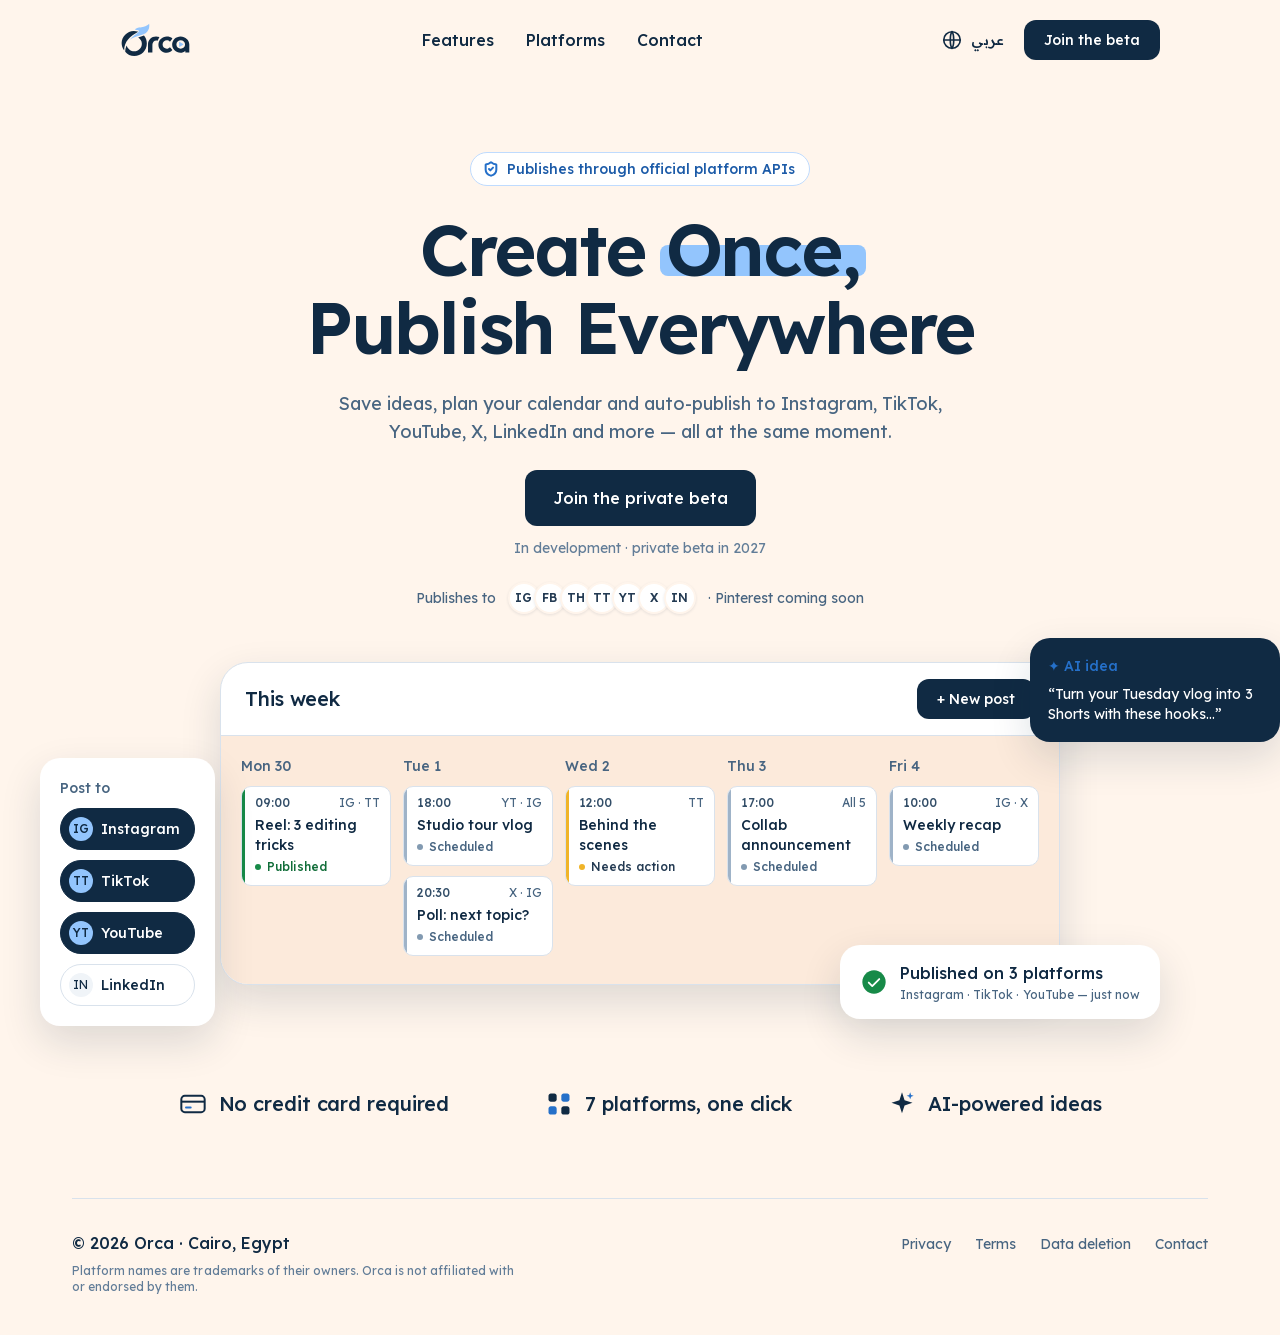
<file: en/index.html>
<!DOCTYPE html><!--t6Xz82LrDbC_FBaLzgc7p--><html lang="en" dir="ltr" class="__variable_9d0602 __variable_fde2ff"><head><meta charSet="utf-8"/><meta name="viewport" content="width=device-width, initial-scale=1"/><link rel="preload" href="/_next/static/media/793968fa3513f5d6-s.p.woff2" as="font" crossorigin="" type="font/woff2"/><link rel="preload" href="/_next/static/media/bd9c8c62ffadd9dd-s.p.woff2" as="font" crossorigin="" type="font/woff2"/><link rel="preload" href="/_next/static/media/f952393b67d608ec-s.p.woff2" as="font" crossorigin="" type="font/woff2"/><link rel="preload" as="image" href="/brand/logo.svg"/><link rel="stylesheet" href="/_next/static/css/76c90843e236516b.css" data-precedence="next"/><link rel="preload" as="script" fetchPriority="low" href="/_next/static/chunks/webpack-8efb5bef760d4de8.js"/><script src="/_next/static/chunks/b359f95a-02f4935cffc381bb.js" async=""></script><script src="/_next/static/chunks/558-d530857d7277996b.js" async=""></script><script src="/_next/static/chunks/main-app-c270f6aff2806fbd.js" async=""></script><script src="/_next/static/chunks/907-1674f2740fec613d.js" async=""></script><script src="/_next/static/chunks/741-afa82dc8845833c1.js" async=""></script><script src="/_next/static/chunks/app/%5Blocale%5D/page-303bc917f2ddec80.js" async=""></script><script src="/_next/static/chunks/app/%5Blocale%5D/layout-f8ee31081aa1ad32.js" async=""></script><meta name="next-size-adjust" content=""/><meta name="theme-color" content="#fff5ec"/><title>Orca — Create once, publish everywhere</title><meta name="description" content="Save ideas, plan your calendar and publish to Instagram, TikTok, YouTube, X, LinkedIn and more at the same moment, through each platform&#x27;s official API."/><meta name="application-name" content="Orca"/><link rel="canonical" href="https://creator-studio-content.github.io/en/"/><link rel="alternate" hrefLang="en" href="https://creator-studio-content.github.io/en/"/><link rel="alternate" hrefLang="ar" href="https://creator-studio-content.github.io/ar/"/><link rel="alternate" hrefLang="x-default" href="https://creator-studio-content.github.io/en/"/><meta name="format-detection" content="telephone=no, email=no"/><meta property="og:title" content="Orca — Create once, publish everywhere"/><meta property="og:description" content="Save ideas, plan your calendar and publish to Instagram, TikTok, YouTube, X, LinkedIn and more at the same moment, through each platform&#x27;s official API."/><meta property="og:url" content="https://creator-studio-content.github.io/en/"/><meta property="og:site_name" content="Orca"/><meta property="og:locale" content="en_US"/><meta property="og:type" content="website"/><meta name="twitter:card" content="summary"/><meta name="twitter:title" content="Orca — Create once, publish everywhere"/><meta name="twitter:description" content="Save ideas, plan your calendar and publish to Instagram, TikTok, YouTube, X, LinkedIn and more at the same moment, through each platform&#x27;s official API."/><link rel="icon" href="/favicon.ico" sizes="any"/><link rel="icon" href="/brand/mark.svg" type="image/svg+xml"/><script src="/_next/static/chunks/polyfills-42372ed130431b0a.js" noModule=""></script></head><body class="min-h-dvh antialiased"><div hidden=""><!--$--><!--/$--></div><a href="#main" class="sr-only focus:not-sr-only focus:fixed focus:start-4 focus:top-4 focus:z-50 focus:rounded-md focus:bg-bg-surface focus:px-4 focus:py-2 focus:text-label-m focus:shadow-float">Skip to content</a><header class="mx-auto flex w-full max-w-[1440px] items-center justify-between gap-4 px-4 py-5 sm:px-8 lg:px-[120px]"><a aria-label="Orca home" class="flex items-center gap-2.5 rounded-md" href="/en/"><img alt="Orca" width="71" height="36" decoding="async" data-nimg="1" style="color:transparent" src="/brand/logo.svg"/></a><nav aria-label="Main" class="hidden md:block"><ul class="flex items-center gap-8"><li><a class="text-label-l text-text-primary hover:text-text-accent" href="/en/#features">Features</a></li><li><a class="text-label-l text-text-primary hover:text-text-accent" href="/en/#platforms">Platforms</a></li><li><a href="mailto:orca.studio.app@gmail.com" class="text-label-l text-text-primary hover:text-text-accent">Contact</a></li></ul></nav><div class="flex items-center gap-2 sm:gap-3"><a hrefLang="ar" aria-label="Change language: عربي" class="inline-flex items-center gap-2 rounded-md px-2 py-2 text-label-m text-text-primary hover:bg-bg-muted" href="/ar/"><img alt="" aria-hidden="true" loading="lazy" width="22" height="22" decoding="async" data-nimg="1" class="shrink-0 " style="color:transparent" src="/icons/globe.svg"/><span lang="ar">عربي</span></a><a class="inline-flex items-center justify-center gap-2 rounded-md font-medium whitespace-nowrap transition-colors duration-150 bg-action-primary text-text-on-primary hover:bg-action-primary-hover px-5 py-2.5 text-label-m hidden sm:inline-flex" href="mailto:orca.studio.app@gmail.com?subject=Orca%20private%20beta">Join the beta</a></div></header><main id="main" tabindex="-1" class="outline-none"><div class="flex flex-col items-center pb-4"><section aria-labelledby="hero-title" class="flex flex-col items-center gap-6 px-4 pt-12 pb-12 text-center sm:px-8 md:pt-[72px]"><p class="inline-flex items-center gap-2 rounded-full border border-blue-200 bg-bg-surface py-1.5 ps-3 pe-3.5 text-label-m text-blue-700"><img alt="" aria-hidden="true" loading="lazy" width="16" height="16" decoding="async" data-nimg="1" class="shrink-0 " style="color:transparent" src="/icons/shield.svg"/>Publishes through official platform APIs</p><h1 id="hero-title" class="text-[44px] leading-[50px] font-semibold tracking-[-0.03em] text-text-primary sm:text-display-l md:text-display-xl"><span class="inline-flex flex-wrap items-center justify-center gap-x-[0.28em]"><span>Create</span><span class="relative inline-block"><span aria-hidden="true" class="absolute inset-x-[-6px] bottom-[0.16em] h-[0.44em] rounded-sm bg-blue-300"></span><span class="relative">Once,</span></span></span><span class="block">Publish Everywhere</span></h1><p class="max-w-[620px] text-body-l text-text-secondary">Save ideas, plan your calendar and auto-publish to Instagram, TikTok, YouTube, X, LinkedIn and more — all at the same moment.</p><div class="flex flex-col items-center gap-3"><a class="inline-flex items-center justify-center gap-2 rounded-md font-medium whitespace-nowrap transition-colors duration-150 bg-action-primary text-text-on-primary hover:bg-action-primary-hover px-7 py-4 text-label-l " href="mailto:orca.studio.app@gmail.com?subject=Orca%20private%20beta">Join the private beta</a><p class="text-body-s text-text-muted">In development · private beta in 2027</p></div><div id="platforms" class="flex scroll-mt-8 flex-wrap items-center justify-center gap-3"><span class="text-body-s text-navy-600">Publishes to</span><ul class="flex" dir="ltr"><li title="Instagram" class="flex size-8 items-center justify-center rounded-full border-2 border-sand-100 bg-bg-surface text-caption font-semibold text-navy-800 shadow-avatar -me-1.5"><abbr title="Instagram" class="no-underline">IG</abbr></li><li title="Facebook Pages" class="flex size-8 items-center justify-center rounded-full border-2 border-sand-100 bg-bg-surface text-caption font-semibold text-navy-800 shadow-avatar -me-1.5"><abbr title="Facebook Pages" class="no-underline">FB</abbr></li><li title="Threads" class="flex size-8 items-center justify-center rounded-full border-2 border-sand-100 bg-bg-surface text-caption font-semibold text-navy-800 shadow-avatar -me-1.5"><abbr title="Threads" class="no-underline">TH</abbr></li><li title="TikTok" class="flex size-8 items-center justify-center rounded-full border-2 border-sand-100 bg-bg-surface text-caption font-semibold text-navy-800 shadow-avatar -me-1.5"><abbr title="TikTok" class="no-underline">TT</abbr></li><li title="YouTube" class="flex size-8 items-center justify-center rounded-full border-2 border-sand-100 bg-bg-surface text-caption font-semibold text-navy-800 shadow-avatar -me-1.5"><abbr title="YouTube" class="no-underline">YT</abbr></li><li title="X" class="flex size-8 items-center justify-center rounded-full border-2 border-sand-100 bg-bg-surface text-caption font-semibold text-navy-800 shadow-avatar -me-1.5"><abbr title="X" class="no-underline">X</abbr></li><li title="LinkedIn" class="flex size-8 items-center justify-center rounded-full border-2 border-sand-100 bg-bg-surface text-caption font-semibold text-navy-800 shadow-avatar "><abbr title="LinkedIn" class="no-underline">IN</abbr></li></ul><span class="text-body-s text-navy-600">· Pinterest coming soon</span></div></section><div role="img" aria-label="Preview of the Orca calendar" class="relative mx-auto w-full max-w-[1200px] px-4 sm:px-8 xl:h-[404px] xl:px-0"><div class="mx-auto w-full overflow-hidden rounded-xl border border-border-default bg-bg-surface shadow-float xl:absolute xl:start-[180px] xl:top-0 xl:w-[840px]"><div class="flex items-center gap-4 border-b border-border-default px-6 py-4"><p class="flex-1 text-h4 text-text-primary">This week</p><span class="inline-flex items-center rounded-md bg-action-primary px-5 py-2.5 text-label-m text-text-on-primary">+ New post</span></div><div class="flex gap-3 bg-bg-subtle px-5 pt-5 pb-7"><div class="min-w-0 flex-1 flex-col gap-2.5 flex"><p class="text-label-m text-text-secondary">Mon 30</p><div class="flex w-full overflow-hidden rounded-[10px] border border-border-default bg-bg-surface"><span aria-hidden="true" class="w-[3px] shrink-0 self-stretch bg-green-600"></span><div class="flex min-w-0 flex-1 flex-col gap-1 px-2.5 pt-2 pb-2.5"><div class="flex flex-wrap justify-between gap-x-2 text-caption"><span class="font-medium text-navy-700" dir="ltr">09:00</span><span class="text-navy-600" dir="ltr">IG · TT</span></div><p class="line-clamp-2 text-label-m text-text-primary">Reel: 3 editing tricks</p><span class="flex items-center gap-1.5"><img alt="" aria-hidden="true" loading="lazy" width="6" height="6" decoding="async" data-nimg="1" class="shrink-0 " style="color:transparent" src="/icons/dot-published.svg"/><span class="text-caption font-medium text-green-700">Published</span></span></div></div></div><div class="min-w-0 flex-1 flex-col gap-2.5 flex"><p class="text-label-m text-text-secondary">Tue 1</p><div class="flex w-full overflow-hidden rounded-[10px] border border-border-default bg-bg-surface"><span aria-hidden="true" class="w-[3px] shrink-0 self-stretch bg-navy-300"></span><div class="flex min-w-0 flex-1 flex-col gap-1 px-2.5 pt-2 pb-2.5"><div class="flex flex-wrap justify-between gap-x-2 text-caption"><span class="font-medium text-navy-700" dir="ltr">18:00</span><span class="text-navy-600" dir="ltr">YT · IG</span></div><p class="line-clamp-2 text-label-m text-text-primary">Studio tour vlog</p><span class="flex items-center gap-1.5"><img alt="" aria-hidden="true" loading="lazy" width="6" height="6" decoding="async" data-nimg="1" class="shrink-0 " style="color:transparent" src="/icons/dot-scheduled.svg"/><span class="text-caption font-medium text-navy-600">Scheduled</span></span></div></div><div class="flex w-full overflow-hidden rounded-[10px] border border-border-default bg-bg-surface"><span aria-hidden="true" class="w-[3px] shrink-0 self-stretch bg-navy-300"></span><div class="flex min-w-0 flex-1 flex-col gap-1 px-2.5 pt-2 pb-2.5"><div class="flex flex-wrap justify-between gap-x-2 text-caption"><span class="font-medium text-navy-700" dir="ltr">20:30</span><span class="text-navy-600" dir="ltr">X · IG</span></div><p class="line-clamp-2 text-label-m text-text-primary">Poll: next topic?</p><span class="flex items-center gap-1.5"><img alt="" aria-hidden="true" loading="lazy" width="6" height="6" decoding="async" data-nimg="1" class="shrink-0 " style="color:transparent" src="/icons/dot-scheduled.svg"/><span class="text-caption font-medium text-navy-600">Scheduled</span></span></div></div></div><div class="min-w-0 flex-1 flex-col gap-2.5 hidden sm:flex"><p class="text-label-m text-text-secondary">Wed 2</p><div class="flex w-full overflow-hidden rounded-[10px] border border-border-default bg-bg-surface"><span aria-hidden="true" class="w-[3px] shrink-0 self-stretch bg-amber-500"></span><div class="flex min-w-0 flex-1 flex-col gap-1 px-2.5 pt-2 pb-2.5"><div class="flex flex-wrap justify-between gap-x-2 text-caption"><span class="font-medium text-navy-700" dir="ltr">12:00</span><span class="text-navy-600" dir="ltr">TT</span></div><p class="line-clamp-2 text-label-m text-text-primary">Behind the scenes</p><span class="flex items-center gap-1.5"><img alt="" aria-hidden="true" loading="lazy" width="6" height="6" decoding="async" data-nimg="1" class="shrink-0 " style="color:transparent" src="/icons/dot-needs-action.svg"/><span class="text-caption font-medium text-navy-800">Needs action</span></span></div></div></div><div class="min-w-0 flex-1 flex-col gap-2.5 hidden lg:flex"><p class="text-label-m text-text-secondary">Thu 3</p><div class="flex w-full overflow-hidden rounded-[10px] border border-border-default bg-bg-surface"><span aria-hidden="true" class="w-[3px] shrink-0 self-stretch bg-navy-300"></span><div class="flex min-w-0 flex-1 flex-col gap-1 px-2.5 pt-2 pb-2.5"><div class="flex flex-wrap justify-between gap-x-2 text-caption"><span class="font-medium text-navy-700" dir="ltr">17:00</span><span class="text-navy-600" dir="ltr">All 5</span></div><p class="line-clamp-2 text-label-m text-text-primary">Collab announcement</p><span class="flex items-center gap-1.5"><img alt="" aria-hidden="true" loading="lazy" width="6" height="6" decoding="async" data-nimg="1" class="shrink-0 " style="color:transparent" src="/icons/dot-scheduled.svg"/><span class="text-caption font-medium text-navy-600">Scheduled</span></span></div></div></div><div class="min-w-0 flex-1 flex-col gap-2.5 hidden lg:flex"><p class="text-label-m text-text-secondary">Fri 4</p><div class="flex w-full overflow-hidden rounded-[10px] border border-border-default bg-bg-surface"><span aria-hidden="true" class="w-[3px] shrink-0 self-stretch bg-navy-300"></span><div class="flex min-w-0 flex-1 flex-col gap-1 px-2.5 pt-2 pb-2.5"><div class="flex flex-wrap justify-between gap-x-2 text-caption"><span class="font-medium text-navy-700" dir="ltr">10:00</span><span class="text-navy-600" dir="ltr">IG · X</span></div><p class="line-clamp-2 text-label-m text-text-primary">Weekly recap</p><span class="flex items-center gap-1.5"><img alt="" aria-hidden="true" loading="lazy" width="6" height="6" decoding="async" data-nimg="1" class="shrink-0 " style="color:transparent" src="/icons/dot-scheduled.svg"/><span class="text-caption font-medium text-navy-600">Scheduled</span></span></div></div></div></div></div><div class="absolute start-0 top-24 hidden flex-col gap-2.5 rounded-lg bg-bg-surface p-5 shadow-float xl:flex"><p class="text-label-m text-text-secondary">Post to</p><span class="inline-flex items-center gap-2 rounded-full border py-2 ps-2 pe-3.5 border-border-strong bg-bg-inverse"><span aria-hidden="true" class="flex size-6 items-center justify-center rounded-full text-caption bg-blue-300 font-medium text-navy-900">IG</span><span class="text-label-m text-text-on-primary">Instagram</span></span><span class="inline-flex items-center gap-2 rounded-full border py-2 ps-2 pe-3.5 border-border-strong bg-bg-inverse"><span aria-hidden="true" class="flex size-6 items-center justify-center rounded-full text-caption bg-blue-300 font-medium text-navy-900">TT</span><span class="text-label-m text-text-on-primary">TikTok</span></span><span class="inline-flex items-center gap-2 rounded-full border py-2 ps-2 pe-3.5 border-border-strong bg-bg-inverse"><span aria-hidden="true" class="flex size-6 items-center justify-center rounded-full text-caption bg-blue-300 font-medium text-navy-900">YT</span><span class="text-label-m text-text-on-primary">YouTube</span></span><span class="inline-flex items-center gap-2 rounded-full border py-2 ps-2 pe-3.5 border-border-default bg-bg-surface"><span aria-hidden="true" class="flex size-6 items-center justify-center rounded-full text-caption bg-bg-muted text-text-primary">IN</span><span class="text-label-m text-text-primary">LinkedIn</span></span></div><div class="absolute start-[800px] top-[283px] hidden items-center gap-3 rounded-lg bg-bg-surface px-5 py-4 shadow-float xl:flex"><img alt="" aria-hidden="true" loading="lazy" width="28" height="28" decoding="async" data-nimg="1" class="shrink-0 " style="color:transparent" src="/icons/check-circle.svg"/><div class="flex flex-col gap-0.5"><p class="text-label-l text-text-primary">Published on 3 platforms</p><p class="text-caption text-text-secondary">Instagram · TikTok · YouTube — just now</p></div></div><div class="absolute start-[990px] -top-6 hidden w-[250px] flex-col gap-2 rounded-lg bg-bg-inverse p-[18px] shadow-float xl:flex"><p class="text-label-m text-action-accent">✦ AI idea</p><p class="text-body-s text-text-on-primary">“Turn your Tuesday vlog into 3 Shorts with these hooks…”</p></div></div><section id="features" aria-labelledby="features-title" class="scroll-mt-8 px-4 pt-12 sm:px-8 xl:pt-6"><h2 id="features-title" class="sr-only">Why creators choose Orca</h2><ul class="mx-auto flex max-w-[1200px] flex-col items-center justify-center gap-6 md:flex-row md:gap-12 xl:gap-24"><li class="flex items-center gap-3"><img alt="" aria-hidden="true" loading="lazy" width="28" height="28" decoding="async" data-nimg="1" class="shrink-0 " style="color:transparent" src="/icons/credit-card.svg"/><span class="text-h4 text-text-primary">No credit card required</span></li><li class="flex items-center gap-3"><img alt="" aria-hidden="true" loading="lazy" width="28" height="28" decoding="async" data-nimg="1" class="shrink-0 " style="color:transparent" src="/icons/grid.svg"/><span class="text-h4 text-text-primary">7 platforms, one click</span></li><li class="flex items-center gap-3"><img alt="" aria-hidden="true" loading="lazy" width="28" height="28" decoding="async" data-nimg="1" class="shrink-0 " style="color:transparent" src="/icons/sparkles.svg"/><span class="text-h4 text-text-primary">AI-powered ideas</span></li></ul></section></div><!--$--><!--/$--></main><footer class="mx-auto w-full max-w-[1200px] px-4 pt-16 pb-10 sm:px-8"><div class="flex flex-col gap-6 border-t border-border-default pt-8 md:flex-row md:items-start md:justify-between"><div class="flex flex-col gap-2"><p class="text-label-l text-text-primary"><span dir="ltr">© 2026 <!-- -->Orca</span> · <!-- -->Cairo, Egypt</p><p class="max-w-md text-caption text-text-muted">Platform names are trademarks of their owners. Orca is not affiliated with or endorsed by them.</p></div><nav aria-label="Legal"><ul class="flex flex-wrap gap-x-6 gap-y-2"><li><a class="text-body-s text-text-secondary hover:text-text-accent" href="/en/privacy/">Privacy</a></li><li><a class="text-body-s text-text-secondary hover:text-text-accent" href="/en/terms/">Terms</a></li><li><a class="text-body-s text-text-secondary hover:text-text-accent" href="/en/data-deletion/">Data deletion</a></li><li><a href="mailto:orca.studio.app@gmail.com" class="text-body-s text-text-secondary hover:text-text-accent">Contact</a></li></ul></nav></div></footer><script src="/_next/static/chunks/webpack-8efb5bef760d4de8.js" id="_R_" async=""></script><script>(self.__next_f=self.__next_f||[]).push([0])</script><script>self.__next_f.push([1,"1:\"$Sreact.fragment\"\n2:I[2369,[],\"\"]\n3:I[3749,[],\"\"]\n6:I[3636,[],\"OutletBoundary\"]\n8:I[9277,[],\"AsyncMetadataOutlet\"]\na:I[3636,[],\"ViewportBoundary\"]\nc:I[3636,[],\"MetadataBoundary\"]\nd:\"$Sreact.suspense\"\nf:I[9331,[],\"\"]\n:HL[\"/_next/static/media/793968fa3513f5d6-s.p.woff2\",\"font\",{\"crossOrigin\":\"\",\"type\":\"font/woff2\"}]\n:HL[\"/_next/static/media/bd9c8c62ffadd9dd-s.p.woff2\",\"font\",{\"crossOrigin\":\"\",\"type\":\"font/woff2\"}]\n:HL[\"/_next/static/media/f952393b67d608ec-s.p.woff2\",\"font\",{\"crossOrigin\":\"\",\"type\":\"font/woff2\"}]\n:HL[\"/_next/static/css/76c90843e236516b.css\",\"style\"]\n"])</script><script>self.__next_f.push([1,"0:{\"P\":null,\"b\":\"t6Xz82LrDbC_FBaLzgc7p\",\"p\":\"\",\"c\":[\"\",\"en\",\"\"],\"i\":false,\"f\":[[[\"\",{\"children\":[[\"locale\",\"en\",\"d\"],{\"children\":[\"__PAGE__\",{}]},\"$undefined\",\"$undefined\",true]}],[\"\",[\"$\",\"$1\",\"c\",{\"children\":[null,[\"$\",\"$L2\",null,{\"parallelRouterKey\":\"children\",\"error\":\"$undefined\",\"errorStyles\":\"$undefined\",\"errorScripts\":\"$undefined\",\"template\":[\"$\",\"$L3\",null,{}],\"templateStyles\":\"$undefined\",\"templateScripts\":\"$undefined\",\"notFound\":[[[\"$\",\"title\",null,{\"children\":\"404: This page could not be found.\"}],[\"$\",\"div\",null,{\"style\":{\"fontFamily\":\"system-ui,\\\"Segoe UI\\\",Roboto,Helvetica,Arial,sans-serif,\\\"Apple Color Emoji\\\",\\\"Segoe UI Emoji\\\"\",\"height\":\"100vh\",\"textAlign\":\"center\",\"display\":\"flex\",\"flexDirection\":\"column\",\"alignItems\":\"center\",\"justifyContent\":\"center\"},\"children\":[\"$\",\"div\",null,{\"children\":[[\"$\",\"style\",null,{\"dangerouslySetInnerHTML\":{\"__html\":\"body{color:#000;background:#fff;margin:0}.next-error-h1{border-right:1px solid rgba(0,0,0,.3)}@media (prefers-color-scheme:dark){body{color:#fff;background:#000}.next-error-h1{border-right:1px solid rgba(255,255,255,.3)}}\"}}],[\"$\",\"h1\",null,{\"className\":\"next-error-h1\",\"style\":{\"display\":\"inline-block\",\"margin\":\"0 20px 0 0\",\"padding\":\"0 23px 0 0\",\"fontSize\":24,\"fontWeight\":500,\"verticalAlign\":\"top\",\"lineHeight\":\"49px\"},\"children\":404}],[\"$\",\"div\",null,{\"style\":{\"display\":\"inline-block\"},\"children\":[\"$\",\"h2\",null,{\"style\":{\"fontSize\":14,\"fontWeight\":400,\"lineHeight\":\"49px\",\"margin\":0},\"children\":\"This page could not be found.\"}]}]]}]}]],[]],\"forbidden\":\"$undefined\",\"unauthorized\":\"$undefined\"}]]}],{\"children\":[[\"locale\",\"en\",\"d\"],[\"$\",\"$1\",\"c\",{\"children\":[[[\"$\",\"link\",\"0\",{\"rel\":\"stylesheet\",\"href\":\"/_next/static/css/76c90843e236516b.css\",\"precedence\":\"next\",\"crossOrigin\":\"$undefined\",\"nonce\":\"$undefined\"}]],\"$L4\"]}],{\"children\":[\"__PAGE__\",[\"$\",\"$1\",\"c\",{\"children\":[\"$L5\",null,[\"$\",\"$L6\",null,{\"children\":[\"$L7\",[\"$\",\"$L8\",null,{\"promise\":\"$@9\"}]]}]]}],{},null,false]},null,false]},null,false],[\"$\",\"$1\",\"h\",{\"children\":[null,[[\"$\",\"$La\",null,{\"children\":\"$Lb\"}],[\"$\",\"meta\",null,{\"name\":\"next-size-adjust\",\"content\":\"\"}]],[\"$\",\"$Lc\",null,{\"children\":[\"$\",\"div\",null,{\"hidden\":true,\"children\":[\"$\",\"$d\",null,{\"fallback\":null,\"children\":\"$Le\"}]}]}]]}],false]],\"m\":\"$undefined\",\"G\":[\"$f\",[]],\"s\":false,\"S\":true}\n"])</script><script>self.__next_f.push([1,"5:[\"$\",\"div\",null,{\"className\":\"flex flex-col items-center pb-4\",\"children\":[\"$L10\",\"$L11\",\"$L12\"]}]\n"])</script><script>self.__next_f.push([1,"4:[\"$\",\"html\",null,{\"lang\":\"en\",\"dir\":\"ltr\",\"className\":\"__variable_9d0602 __variable_fde2ff\",\"children\":[\"$\",\"body\",null,{\"className\":\"min-h-dvh antialiased\",\"children\":[[\"$\",\"a\",null,{\"href\":\"#main\",\"className\":\"sr-only focus:not-sr-only focus:fixed focus:start-4 focus:top-4 focus:z-50 focus:rounded-md focus:bg-bg-surface focus:px-4 focus:py-2 focus:text-label-m focus:shadow-float\",\"children\":\"Skip to content\"}],\"$L13\"]}]}]\n"])</script><script>self.__next_f.push([1,"14:I[2741,[\"907\",\"static/chunks/907-1674f2740fec613d.js\",\"741\",\"static/chunks/741-afa82dc8845833c1.js\",\"465\",\"static/chunks/app/%5Blocale%5D/page-303bc917f2ddec80.js\"],\"Image\"]\n"])</script><script>self.__next_f.push([1,"10:[\"$\",\"section\",null,{\"aria-labelledby\":\"hero-title\",\"className\":\"flex flex-col items-center gap-6 px-4 pt-12 pb-12 text-center sm:px-8 md:pt-[72px]\",\"children\":[[\"$\",\"p\",null,{\"className\":\"inline-flex items-center gap-2 rounded-full border border-blue-200 bg-bg-surface py-1.5 ps-3 pe-3.5 text-label-m text-blue-700\",\"children\":[[\"$\",\"$L14\",null,{\"src\":\"/icons/shield.svg\",\"width\":16,\"height\":16,\"alt\":\"\",\"aria-hidden\":true,\"className\":\"shrink-0 \",\"unoptimized\":true}],\"Publishes through official platform APIs\"]}],[\"$\",\"h1\",null,{\"id\":\"hero-title\",\"className\":\"text-[44px] leading-[50px] font-semibold tracking-[-0.03em] text-text-primary sm:text-display-l md:text-display-xl\",\"children\":[[\"$\",\"span\",null,{\"className\":\"inline-flex flex-wrap items-center justify-center gap-x-[0.28em]\",\"children\":[[\"$\",\"span\",null,{\"children\":\"Create\"}],[\"$\",\"span\",null,{\"className\":\"relative inline-block\",\"children\":[[\"$\",\"span\",null,{\"aria-hidden\":\"true\",\"className\":\"absolute inset-x-[-6px] bottom-[0.16em] h-[0.44em] rounded-sm bg-blue-300\"}],[\"$\",\"span\",null,{\"className\":\"relative\",\"children\":\"Once,\"}]]}]]}],[\"$\",\"span\",null,{\"className\":\"block\",\"children\":\"Publish Everywhere\"}]]}],[\"$\",\"p\",null,{\"className\":\"max-w-[620px] text-body-l text-text-secondary\",\"children\":\"Save ideas, plan your calendar and auto-publish to Instagram, TikTok, YouTube, X, LinkedIn and more — all at the same moment.\"}],[\"$\",\"div\",null,{\"className\":\"flex flex-col items-center gap-3\",\"children\":[[\"$\",\"a\",null,{\"className\":\"inline-flex items-center justify-center gap-2 rounded-md font-medium whitespace-nowrap transition-colors duration-150 bg-action-primary text-text-on-primary hover:bg-action-primary-hover px-7 py-4 text-label-l \",\"href\":\"mailto:orca.studio.app@gmail.com?subject=Orca%20private%20beta\",\"children\":\"Join the private beta\"}],[\"$\",\"p\",null,{\"className\":\"text-body-s text-text-muted\",\"children\":\"In development · private beta in 2027\"}]]}],[\"$\",\"div\",null,{\"id\":\"platforms\",\"className\":\"flex scroll-mt-8 flex-wrap items-center justify-center gap-3\",\"children\":[[\"$\",\"span\",null,{\"className\":\"text-body-s text-navy-600\",\"children\":\"Publishes to\"}],[\"$\",\"ul\",null,{\"className\":\"flex\",\"dir\":\"ltr\",\"children\":[[\"$\",\"li\",\"IG\",{\"title\":\"Instagram\",\"className\":\"flex size-8 items-center justify-center rounded-full border-2 border-sand-100 bg-bg-surface text-caption font-semibold text-navy-800 shadow-avatar -me-1.5\",\"children\":[\"$\",\"abbr\",null,{\"title\":\"Instagram\",\"className\":\"no-underline\",\"children\":\"IG\"}]}],[\"$\",\"li\",\"FB\",{\"title\":\"Facebook Pages\",\"className\":\"flex size-8 items-center justify-center rounded-full border-2 border-sand-100 bg-bg-surface text-caption font-semibold text-navy-800 shadow-avatar -me-1.5\",\"children\":[\"$\",\"abbr\",null,{\"title\":\"Facebook Pages\",\"className\":\"no-underline\",\"children\":\"FB\"}]}],[\"$\",\"li\",\"TH\",{\"title\":\"Threads\",\"className\":\"flex size-8 items-center justify-center rounded-full border-2 border-sand-100 bg-bg-surface text-caption font-semibold text-navy-800 shadow-avatar -me-1.5\",\"children\":[\"$\",\"abbr\",null,{\"title\":\"Threads\",\"className\":\"no-underline\",\"children\":\"TH\"}]}],[\"$\",\"li\",\"TT\",{\"title\":\"TikTok\",\"className\":\"flex size-8 items-center justify-center rounded-full border-2 border-sand-100 bg-bg-surface text-caption font-semibold text-navy-800 shadow-avatar -me-1.5\",\"children\":[\"$\",\"abbr\",null,{\"title\":\"TikTok\",\"className\":\"no-underline\",\"children\":\"TT\"}]}],[\"$\",\"li\",\"YT\",{\"title\":\"YouTube\",\"className\":\"flex size-8 items-center justify-center rounded-full border-2 border-sand-100 bg-bg-surface text-caption font-semibold text-navy-800 shadow-avatar -me-1.5\",\"children\":[\"$\",\"abbr\",null,{\"title\":\"YouTube\",\"className\":\"no-underline\",\"children\":\"YT\"}]}],[\"$\",\"li\",\"X\",{\"title\":\"X\",\"className\":\"flex size-8 items-center justify-center rounded-full border-2 border-sand-100 bg-bg-surface text-caption font-semibold text-navy-800 shadow-avatar -me-1.5\",\"children\":[\"$\",\"abbr\",null,{\"title\":\"X\",\"className\":\"no-underline\",\"children\":\"X\"}]}],\"$L15\"]}],\"$L16\"]}]]}]\n"])</script><script>self.__next_f.push([1,"11:[\"$\",\"div\",null,{\"role\":\"img\",\"aria-label\":\"Preview of the Orca calendar\",\"className\":\"relative mx-auto w-full max-w-[1200px] px-4 sm:px-8 xl:h-[404px] xl:px-0\",\"children\":[[\"$\",\"div\",null,{\"className\":\"mx-auto w-full overflow-hidden rounded-xl border border-border-default bg-bg-surface shadow-float xl:absolute xl:start-[180px] xl:top-0 xl:w-[840px]\",\"children\":[[\"$\",\"div\",null,{\"className\":\"flex items-center gap-4 border-b border-border-default px-6 py-4\",\"children\":[[\"$\",\"p\",null,{\"className\":\"flex-1 text-h4 text-text-primary\",\"children\":\"This week\"}],[\"$\",\"span\",null,{\"className\":\"inline-flex items-center rounded-md bg-action-primary px-5 py-2.5 text-label-m text-text-on-primary\",\"children\":\"+ New post\"}]]}],[\"$\",\"div\",null,{\"className\":\"flex gap-3 bg-bg-subtle px-5 pt-5 pb-7\",\"children\":[[\"$\",\"div\",\"mon\",{\"className\":\"min-w-0 flex-1 flex-col gap-2.5 flex\",\"children\":[[\"$\",\"p\",null,{\"className\":\"text-label-m text-text-secondary\",\"children\":\"Mon 30\"}],[[\"$\",\"div\",\"Reel: 3 editing tricks\",{\"className\":\"flex w-full overflow-hidden rounded-[10px] border border-border-default bg-bg-surface\",\"children\":[[\"$\",\"span\",null,{\"aria-hidden\":\"true\",\"className\":\"w-[3px] shrink-0 self-stretch bg-green-600\"}],[\"$\",\"div\",null,{\"className\":\"flex min-w-0 flex-1 flex-col gap-1 px-2.5 pt-2 pb-2.5\",\"children\":[[\"$\",\"div\",null,{\"className\":\"flex flex-wrap justify-between gap-x-2 text-caption\",\"children\":[[\"$\",\"span\",null,{\"className\":\"font-medium text-navy-700\",\"dir\":\"ltr\",\"children\":\"09:00\"}],[\"$\",\"span\",null,{\"className\":\"text-navy-600\",\"dir\":\"ltr\",\"children\":\"IG · TT\"}]]}],[\"$\",\"p\",null,{\"className\":\"line-clamp-2 text-label-m text-text-primary\",\"children\":\"Reel: 3 editing tricks\"}],[\"$\",\"span\",null,{\"className\":\"flex items-center gap-1.5\",\"children\":[[\"$\",\"$L14\",null,{\"src\":\"/icons/dot-published.svg\",\"width\":6,\"height\":6,\"alt\":\"\",\"aria-hidden\":true,\"className\":\"shrink-0 \",\"unoptimized\":true}],[\"$\",\"span\",null,{\"className\":\"text-caption font-medium text-green-700\",\"children\":\"Published\"}]]}]]}]]}]]]}],[\"$\",\"div\",\"tue\",{\"className\":\"min-w-0 flex-1 flex-col gap-2.5 flex\",\"children\":[[\"$\",\"p\",null,{\"className\":\"text-label-m text-text-secondary\",\"children\":\"Tue 1\"}],[[\"$\",\"div\",\"Studio tour vlog\",{\"className\":\"flex w-full overflow-hidden rounded-[10px] border border-border-default bg-bg-surface\",\"children\":[[\"$\",\"span\",null,{\"aria-hidden\":\"true\",\"className\":\"w-[3px] shrink-0 self-stretch bg-navy-300\"}],[\"$\",\"div\",null,{\"className\":\"flex min-w-0 flex-1 flex-col gap-1 px-2.5 pt-2 pb-2.5\",\"children\":[[\"$\",\"div\",null,{\"className\":\"flex flex-wrap justify-between gap-x-2 text-caption\",\"children\":[[\"$\",\"span\",null,{\"className\":\"font-medium text-navy-700\",\"dir\":\"ltr\",\"children\":\"18:00\"}],[\"$\",\"span\",null,{\"className\":\"text-navy-600\",\"dir\":\"ltr\",\"children\":\"YT · IG\"}]]}],[\"$\",\"p\",null,{\"className\":\"line-clamp-2 text-label-m text-text-primary\",\"children\":\"Studio tour vlog\"}],[\"$\",\"span\",null,{\"className\":\"flex items-center gap-1.5\",\"children\":[[\"$\",\"$L14\",null,{\"src\":\"/icons/dot-scheduled.svg\",\"width\":6,\"height\":6,\"alt\":\"\",\"aria-hidden\":true,\"className\":\"shrink-0 \",\"unoptimized\":true}],[\"$\",\"span\",null,{\"className\":\"text-caption font-medium text-navy-600\",\"children\":\"Scheduled\"}]]}]]}]]}],[\"$\",\"div\",\"Poll: next topic?\",{\"className\":\"flex w-full overflow-hidden rounded-[10px] border border-border-default bg-bg-surface\",\"children\":[[\"$\",\"span\",null,{\"aria-hidden\":\"true\",\"className\":\"w-[3px] shrink-0 self-stretch bg-navy-300\"}],[\"$\",\"div\",null,{\"className\":\"flex min-w-0 flex-1 flex-col gap-1 px-2.5 pt-2 pb-2.5\",\"children\":[[\"$\",\"div\",null,{\"className\":\"flex flex-wrap justify-between gap-x-2 text-caption\",\"children\":[[\"$\",\"span\",null,{\"className\":\"font-medium text-navy-700\",\"dir\":\"ltr\",\"children\":\"20:30\"}],[\"$\",\"span\",null,{\"className\":\"text-navy-600\",\"dir\":\"ltr\",\"children\":\"X · IG\"}]]}],[\"$\",\"p\",null,{\"className\":\"line-clamp-2 text-label-m text-text-primary\",\"children\":\"Poll: next topic?\"}],[\"$\",\"span\",null,{\"className\":\"flex items-center gap-1.5\",\"children\":[[\"$\",\"$L14\",null,{\"src\":\"/icons/dot-scheduled.svg\",\"width\":6,\"height\":6,\"alt\":\"\",\"aria-hidden\":true,\"className\":\"shrink-0 \",\"unoptimized\":true}],[\"$\",\"span\",null,{\"className\":\"text-caption font-medium text-navy-600\",\"children\":\"Scheduled\"}]]}]]}]]}]]]}],\"$L17\",\"$L18\",\"$L19\"]}]]}],\"$L1a\",\"$L1b\",\"$L1c\"]}]\n"])</script><script>self.__next_f.push([1,"12:[\"$\",\"section\",null,{\"id\":\"features\",\"aria-labelledby\":\"features-title\",\"className\":\"scroll-mt-8 px-4 pt-12 sm:px-8 xl:pt-6\",\"children\":[[\"$\",\"h2\",null,{\"id\":\"features-title\",\"className\":\"sr-only\",\"children\":\"Why creators choose Orca\"}],[\"$\",\"ul\",null,{\"className\":\"mx-auto flex max-w-[1200px] flex-col items-center justify-center gap-6 md:flex-row md:gap-12 xl:gap-24\",\"children\":[[\"$\",\"li\",\"No credit card required\",{\"className\":\"flex items-center gap-3\",\"children\":[[\"$\",\"$L14\",null,{\"src\":\"/icons/credit-card.svg\",\"width\":28,\"height\":28,\"alt\":\"\",\"aria-hidden\":true,\"className\":\"shrink-0 \",\"unoptimized\":true}],[\"$\",\"span\",null,{\"className\":\"text-h4 text-text-primary\",\"children\":\"No credit card required\"}]]}],[\"$\",\"li\",\"7 platforms, one click\",{\"className\":\"flex items-center gap-3\",\"children\":[[\"$\",\"$L14\",null,{\"src\":\"/icons/grid.svg\",\"width\":28,\"height\":28,\"alt\":\"\",\"aria-hidden\":true,\"className\":\"shrink-0 \",\"unoptimized\":true}],[\"$\",\"span\",null,{\"className\":\"text-h4 text-text-primary\",\"children\":\"7 platforms, one click\"}]]}],[\"$\",\"li\",\"AI-powered ideas\",{\"className\":\"flex items-center gap-3\",\"children\":[[\"$\",\"$L14\",null,{\"src\":\"/icons/sparkles.svg\",\"width\":28,\"height\":28,\"alt\":\"\",\"aria-hidden\":true,\"className\":\"shrink-0 \",\"unoptimized\":true}],[\"$\",\"span\",null,{\"className\":\"text-h4 text-text-primary\",\"children\":\"AI-powered ideas\"}]]}]]}]]}]\n"])</script><script>self.__next_f.push([1,"15:[\"$\",\"li\",\"IN\",{\"title\":\"LinkedIn\",\"className\":\"flex size-8 items-center justify-center rounded-full border-2 border-sand-100 bg-bg-surface text-caption font-semibold text-navy-800 shadow-avatar \",\"children\":[\"$\",\"abbr\",null,{\"title\":\"LinkedIn\",\"className\":\"no-underline\",\"children\":\"IN\"}]}]\n16:[\"$\",\"span\",null,{\"className\":\"text-body-s text-navy-600\",\"children\":\"· Pinterest coming soon\"}]\n"])</script><script>self.__next_f.push([1,"17:[\"$\",\"div\",\"wed\",{\"className\":\"min-w-0 flex-1 flex-col gap-2.5 hidden sm:flex\",\"children\":[[\"$\",\"p\",null,{\"className\":\"text-label-m text-text-secondary\",\"children\":\"Wed 2\"}],[[\"$\",\"div\",\"Behind the scenes\",{\"className\":\"flex w-full overflow-hidden rounded-[10px] border border-border-default bg-bg-surface\",\"children\":[[\"$\",\"span\",null,{\"aria-hidden\":\"true\",\"className\":\"w-[3px] shrink-0 self-stretch bg-amber-500\"}],[\"$\",\"div\",null,{\"className\":\"flex min-w-0 flex-1 flex-col gap-1 px-2.5 pt-2 pb-2.5\",\"children\":[[\"$\",\"div\",null,{\"className\":\"flex flex-wrap justify-between gap-x-2 text-caption\",\"children\":[[\"$\",\"span\",null,{\"className\":\"font-medium text-navy-700\",\"dir\":\"ltr\",\"children\":\"12:00\"}],[\"$\",\"span\",null,{\"className\":\"text-navy-600\",\"dir\":\"ltr\",\"children\":\"TT\"}]]}],[\"$\",\"p\",null,{\"className\":\"line-clamp-2 text-label-m text-text-primary\",\"children\":\"Behind the scenes\"}],[\"$\",\"span\",null,{\"className\":\"flex items-center gap-1.5\",\"children\":[[\"$\",\"$L14\",null,{\"src\":\"/icons/dot-needs-action.svg\",\"width\":6,\"height\":6,\"alt\":\"\",\"aria-hidden\":true,\"className\":\"shrink-0 \",\"unoptimized\":true}],[\"$\",\"span\",null,{\"className\":\"text-caption font-medium text-navy-800\",\"children\":\"Needs action\"}]]}]]}]]}]]]}]\n"])</script><script>self.__next_f.push([1,"18:[\"$\",\"div\",\"thu\",{\"className\":\"min-w-0 flex-1 flex-col gap-2.5 hidden lg:flex\",\"children\":[[\"$\",\"p\",null,{\"className\":\"text-label-m text-text-secondary\",\"children\":\"Thu 3\"}],[[\"$\",\"div\",\"Collab announcement\",{\"className\":\"flex w-full overflow-hidden rounded-[10px] border border-border-default bg-bg-surface\",\"children\":[[\"$\",\"span\",null,{\"aria-hidden\":\"true\",\"className\":\"w-[3px] shrink-0 self-stretch bg-navy-300\"}],[\"$\",\"div\",null,{\"className\":\"flex min-w-0 flex-1 flex-col gap-1 px-2.5 pt-2 pb-2.5\",\"children\":[[\"$\",\"div\",null,{\"className\":\"flex flex-wrap justify-between gap-x-2 text-caption\",\"children\":[[\"$\",\"span\",null,{\"className\":\"font-medium text-navy-700\",\"dir\":\"ltr\",\"children\":\"17:00\"}],[\"$\",\"span\",null,{\"className\":\"text-navy-600\",\"dir\":\"ltr\",\"children\":\"All 5\"}]]}],[\"$\",\"p\",null,{\"className\":\"line-clamp-2 text-label-m text-text-primary\",\"children\":\"Collab announcement\"}],[\"$\",\"span\",null,{\"className\":\"flex items-center gap-1.5\",\"children\":[[\"$\",\"$L14\",null,{\"src\":\"/icons/dot-scheduled.svg\",\"width\":6,\"height\":6,\"alt\":\"\",\"aria-hidden\":true,\"className\":\"shrink-0 \",\"unoptimized\":true}],[\"$\",\"span\",null,{\"className\":\"text-caption font-medium text-navy-600\",\"children\":\"Scheduled\"}]]}]]}]]}]]]}]\n"])</script><script>self.__next_f.push([1,"19:[\"$\",\"div\",\"fri\",{\"className\":\"min-w-0 flex-1 flex-col gap-2.5 hidden lg:flex\",\"children\":[[\"$\",\"p\",null,{\"className\":\"text-label-m text-text-secondary\",\"children\":\"Fri 4\"}],[[\"$\",\"div\",\"Weekly recap\",{\"className\":\"flex w-full overflow-hidden rounded-[10px] border border-border-default bg-bg-surface\",\"children\":[[\"$\",\"span\",null,{\"aria-hidden\":\"true\",\"className\":\"w-[3px] shrink-0 self-stretch bg-navy-300\"}],[\"$\",\"div\",null,{\"className\":\"flex min-w-0 flex-1 flex-col gap-1 px-2.5 pt-2 pb-2.5\",\"children\":[[\"$\",\"div\",null,{\"className\":\"flex flex-wrap justify-between gap-x-2 text-caption\",\"children\":[[\"$\",\"span\",null,{\"className\":\"font-medium text-navy-700\",\"dir\":\"ltr\",\"children\":\"10:00\"}],[\"$\",\"span\",null,{\"className\":\"text-navy-600\",\"dir\":\"ltr\",\"children\":\"IG · X\"}]]}],[\"$\",\"p\",null,{\"className\":\"line-clamp-2 text-label-m text-text-primary\",\"children\":\"Weekly recap\"}],[\"$\",\"span\",null,{\"className\":\"flex items-center gap-1.5\",\"children\":[[\"$\",\"$L14\",null,{\"src\":\"/icons/dot-scheduled.svg\",\"width\":6,\"height\":6,\"alt\":\"\",\"aria-hidden\":true,\"className\":\"shrink-0 \",\"unoptimized\":true}],[\"$\",\"span\",null,{\"className\":\"text-caption font-medium text-navy-600\",\"children\":\"Scheduled\"}]]}]]}]]}]]]}]\n"])</script><script>self.__next_f.push([1,"1a:[\"$\",\"div\",null,{\"className\":\"absolute start-0 top-24 hidden flex-col gap-2.5 rounded-lg bg-bg-surface p-5 shadow-float xl:flex\",\"children\":[[\"$\",\"p\",null,{\"className\":\"text-label-m text-text-secondary\",\"children\":\"Post to\"}],[\"$\",\"span\",null,{\"className\":\"inline-flex items-center gap-2 rounded-full border py-2 ps-2 pe-3.5 border-border-strong bg-bg-inverse\",\"children\":[[\"$\",\"span\",null,{\"aria-hidden\":\"true\",\"className\":\"flex size-6 items-center justify-center rounded-full text-caption bg-blue-300 font-medium text-navy-900\",\"children\":\"IG\"}],[\"$\",\"span\",null,{\"className\":\"text-label-m text-text-on-primary\",\"children\":\"Instagram\"}]]}],[\"$\",\"span\",null,{\"className\":\"inline-flex items-center gap-2 rounded-full border py-2 ps-2 pe-3.5 border-border-strong bg-bg-inverse\",\"children\":[[\"$\",\"span\",null,{\"aria-hidden\":\"true\",\"className\":\"flex size-6 items-center justify-center rounded-full text-caption bg-blue-300 font-medium text-navy-900\",\"children\":\"TT\"}],[\"$\",\"span\",null,{\"className\":\"text-label-m text-text-on-primary\",\"children\":\"TikTok\"}]]}],[\"$\",\"span\",null,{\"className\":\"inline-flex items-center gap-2 rounded-full border py-2 ps-2 pe-3.5 border-border-strong bg-bg-inverse\",\"children\":[[\"$\",\"span\",null,{\"aria-hidden\":\"true\",\"className\":\"flex size-6 items-center justify-center rounded-full text-caption bg-blue-300 font-medium text-navy-900\",\"children\":\"YT\"}],[\"$\",\"span\",null,{\"className\":\"text-label-m text-text-on-primary\",\"children\":\"YouTube\"}]]}],[\"$\",\"span\",null,{\"className\":\"inline-flex items-center gap-2 rounded-full border py-2 ps-2 pe-3.5 border-border-default bg-bg-surface\",\"children\":[[\"$\",\"span\",null,{\"aria-hidden\":\"true\",\"className\":\"flex size-6 items-center justify-center rounded-full text-caption bg-bg-muted text-text-primary\",\"children\":\"IN\"}],[\"$\",\"span\",null,{\"className\":\"text-label-m text-text-primary\",\"children\":\"LinkedIn\"}]]}]]}]\n"])</script><script>self.__next_f.push([1,"1b:[\"$\",\"div\",null,{\"className\":\"absolute start-[800px] top-[283px] hidden items-center gap-3 rounded-lg bg-bg-surface px-5 py-4 shadow-float xl:flex\",\"children\":[[\"$\",\"$L14\",null,{\"src\":\"/icons/check-circle.svg\",\"width\":28,\"height\":28,\"alt\":\"\",\"aria-hidden\":true,\"className\":\"shrink-0 \",\"unoptimized\":true}],[\"$\",\"div\",null,{\"className\":\"flex flex-col gap-0.5\",\"children\":[[\"$\",\"p\",null,{\"className\":\"text-label-l text-text-primary\",\"children\":\"Published on 3 platforms\"}],[\"$\",\"p\",null,{\"className\":\"text-caption text-text-secondary\",\"children\":\"Instagram · TikTok · YouTube — just now\"}]]}]]}]\n1c:[\"$\",\"div\",null,{\"className\":\"absolute start-[990px] -top-6 hidden w-[250px] flex-col gap-2 rounded-lg bg-bg-inverse p-[18px] shadow-float xl:flex\",\"children\":[[\"$\",\"p\",null,{\"className\":\"text-label-m text-action-accent\",\"children\":\"✦ AI idea\"}],[\"$\",\"p\",null,{\"className\":\"text-body-s text-text-on-primary\",\"children\":\"“Turn your Tuesday vlog into 3 Shorts with these hooks…”\"}]]}]\n"])</script><script>self.__next_f.push([1,"b:[[\"$\",\"meta\",\"0\",{\"charSet\":\"utf-8\"}],[\"$\",\"meta\",\"1\",{\"name\":\"viewport\",\"content\":\"width=device-width, initial-scale=1\"}],[\"$\",\"meta\",\"2\",{\"name\":\"theme-color\",\"content\":\"#fff5ec\"}]]\n7:null\n"])</script><script>self.__next_f.push([1,"1d:I[3469,[\"907\",\"static/chunks/907-1674f2740fec613d.js\",\"741\",\"static/chunks/741-afa82dc8845833c1.js\",\"465\",\"static/chunks/app/%5Blocale%5D/page-303bc917f2ddec80.js\"],\"default\"]\n"])</script><script>self.__next_f.push([1,"13:[\"$\",\"$L1d\",null,{\"formats\":\"$undefined\",\"locale\":\"en\",\"messages\":{\"meta\":{\"homeTitle\":\"Orca — Create once, publish everywhere\",\"homeDescription\":\"Save ideas, plan your calendar and publish to Instagram, TikTok, YouTube, X, LinkedIn and more at the same moment, through each platform's official API.\",\"privacyTitle\":\"Privacy Policy\",\"termsTitle\":\"Terms of Service\",\"deletionTitle\":\"Delete your data\"},\"skipLink\":\"Skip to content\",\"nav\":{\"label\":\"Main\",\"home\":\"Orca home\",\"features\":\"Features\",\"platforms\":\"Platforms\",\"contact\":\"Contact\",\"joinBeta\":\"Join the beta\",\"language\":\"Change language\",\"switchTo\":\"عربي\"},\"hero\":{\"eyebrow\":\"Publishes through official platform APIs\",\"titleCreate\":\"Create\",\"titleOnce\":\"Once,\",\"titleRest\":\"Publish Everywhere\",\"subtitle\":\"Save ideas, plan your calendar and auto-publish to Instagram, TikTok, YouTube, X, LinkedIn and more — all at the same moment.\",\"cta\":\"Join the private beta\",\"ctaSubject\":\"Orca private beta\",\"status\":\"In development · private beta in 2027\",\"publishesTo\":\"Publishes to\",\"pinterest\":\"· Pinterest coming soon\"},\"preview\":{\"label\":\"Preview of the Orca calendar\",\"thisWeek\":\"This week\",\"newPost\":\"+ New post\",\"postTo\":\"Post to\",\"publishedTitle\":\"Published on 3 platforms\",\"publishedSub\":\"Instagram · TikTok · YouTube — just now\",\"aiLabel\":\"✦ AI idea\",\"aiText\":\"“Turn your Tuesday vlog into 3 Shorts with these hooks…”\",\"status\":{\"scheduled\":\"Scheduled\",\"published\":\"Published\",\"needsAction\":\"Needs action\"},\"days\":{\"mon\":\"Mon 30\",\"tue\":\"Tue 1\",\"wed\":\"Wed 2\",\"thu\":\"Thu 3\",\"fri\":\"Fri 4\"},\"posts\":{\"reel\":\"Reel: 3 editing tricks\",\"vlog\":\"Studio tour vlog\",\"poll\":\"Poll: next topic?\",\"bts\":\"Behind the scenes\",\"collab\":\"Collab announcement\",\"recap\":\"Weekly recap\"},\"all5\":\"All 5\"},\"features\":{\"heading\":\"Why creators choose Orca\",\"noCard\":\"No credit card required\",\"platforms\":\"7 platforms, one click\",\"ai\":\"AI-powered ideas\"},\"footer\":{\"legal\":\"Legal\",\"privacy\":\"Privacy\",\"terms\":\"Terms\",\"deletion\":\"Data deletion\",\"contact\":\"Contact\",\"location\":\"Cairo, Egypt\",\"disclaimer\":\"Platform names are trademarks of their owners. Orca is not affiliated with or endorsed by them.\"},\"legal\":{\"updated\":\"Last updated {date}\",\"contents\":\"On this page\",\"backHome\":\"Back to home\"},\"notFound\":{\"title\":\"Page not found\",\"body\":\"The page you're looking for doesn't exist or has moved.\",\"home\":\"Go to the home page\"}},\"now\":\"$undefined\",\"timeZone\":\"UTC\",\"children\":[\"$L1e\",[\"$\",\"main\",null,{\"id\":\"main\",\"tabIndex\":-1,\"className\":\"outline-none\",\"children\":[\"$\",\"$L2\",null,{\"parallelRouterKey\":\"children\",\"error\":\"$undefined\",\"errorStyles\":\"$undefined\",\"errorScripts\":\"$undefined\",\"template\":[\"$\",\"$L3\",null,{}],\"templateStyles\":\"$undefined\",\"templateScripts\":\"$undefined\",\"notFound\":[\"$L1f\",[]],\"forbidden\":\"$undefined\",\"unauthorized\":\"$undefined\"}]}],\"$L20\"]}]\n"])</script><script>self.__next_f.push([1,"1f:[\"$\",\"section\",null,{\"className\":\"mx-auto flex max-w-[560px] flex-col items-center gap-4 px-4 py-24 text-center\",\"children\":[[\"$\",\"h1\",null,{\"className\":\"text-h2 text-text-primary\",\"children\":\"Page not found\"}],[\"$\",\"p\",null,{\"className\":\"text-body-l text-text-secondary\",\"children\":\"The page you're looking for doesn't exist or has moved.\"}],\"$L21\"]}]\n"])</script><script>self.__next_f.push([1,"28:I[242,[\"907\",\"static/chunks/907-1674f2740fec613d.js\",\"741\",\"static/chunks/741-afa82dc8845833c1.js\",\"450\",\"static/chunks/app/%5Blocale%5D/layout-f8ee31081aa1ad32.js\"],\"LocaleSwitch\"]\n29:I[199,[\"907\",\"static/chunks/907-1674f2740fec613d.js\",\"741\",\"static/chunks/741-afa82dc8845833c1.js\",\"465\",\"static/chunks/app/%5Blocale%5D/page-303bc917f2ddec80.js\"],\"default\"]\n"])</script><script>self.__next_f.push([1,"20:[\"$\",\"footer\",null,{\"className\":\"mx-auto w-full max-w-[1200px] px-4 pt-16 pb-10 sm:px-8\",\"children\":[\"$\",\"div\",null,{\"className\":\"flex flex-col gap-6 border-t border-border-default pt-8 md:flex-row md:items-start md:justify-between\",\"children\":[[\"$\",\"div\",null,{\"className\":\"flex flex-col gap-2\",\"children\":[[\"$\",\"p\",null,{\"className\":\"text-label-l text-text-primary\",\"children\":[[\"$\",\"span\",null,{\"dir\":\"ltr\",\"children\":[\"© 2026 \",\"Orca\"]}],\" · \",\"Cairo, Egypt\"]}],[\"$\",\"p\",null,{\"className\":\"max-w-md text-caption text-text-muted\",\"children\":\"Platform names are trademarks of their owners. Orca is not affiliated with or endorsed by them.\"}]]}],[\"$\",\"nav\",null,{\"aria-label\":\"Legal\",\"children\":[\"$\",\"ul\",null,{\"className\":\"flex flex-wrap gap-x-6 gap-y-2\",\"children\":[[\"$\",\"li\",null,{\"children\":\"$L22\"}],[\"$\",\"li\",null,{\"children\":\"$L23\"}],[\"$\",\"li\",null,{\"children\":\"$L24\"}],[\"$\",\"li\",null,{\"children\":[\"$\",\"a\",null,{\"href\":\"mailto:orca.studio.app@gmail.com\",\"className\":\"text-body-s text-text-secondary hover:text-text-accent\",\"children\":\"Contact\"}]}]]}]}]]}]}]\n"])</script><script>self.__next_f.push([1,"1e:[\"$\",\"header\",null,{\"className\":\"mx-auto flex w-full max-w-[1440px] items-center justify-between gap-4 px-4 py-5 sm:px-8 lg:px-[120px]\",\"children\":[\"$L25\",[\"$\",\"nav\",null,{\"aria-label\":\"Main\",\"className\":\"hidden md:block\",\"children\":[\"$\",\"ul\",null,{\"className\":\"flex items-center gap-8\",\"children\":[[\"$\",\"li\",null,{\"children\":\"$L26\"}],[\"$\",\"li\",null,{\"children\":\"$L27\"}],[\"$\",\"li\",null,{\"children\":[\"$\",\"a\",null,{\"href\":\"mailto:orca.studio.app@gmail.com\",\"className\":\"text-label-l text-text-primary hover:text-text-accent\",\"children\":\"Contact\"}]}]]}]}],[\"$\",\"div\",null,{\"className\":\"flex items-center gap-2 sm:gap-3\",\"children\":[[\"$\",\"$L28\",null,{}],[\"$\",\"a\",null,{\"className\":\"inline-flex items-center justify-center gap-2 rounded-md font-medium whitespace-nowrap transition-colors duration-150 bg-action-primary text-text-on-primary hover:bg-action-primary-hover px-5 py-2.5 text-label-m hidden sm:inline-flex\",\"href\":\"mailto:orca.studio.app@gmail.com?subject=Orca%20private%20beta\",\"children\":\"Join the beta\"}]]}]]}]\n"])</script><script>self.__next_f.push([1,"21:[\"$\",\"$L29\",null,{\"ref\":\"$undefined\",\"href\":\"/en\",\"locale\":\"$undefined\",\"localeCookie\":{\"name\":\"NEXT_LOCALE\",\"sameSite\":\"lax\"},\"className\":\"inline-flex items-center justify-center gap-2 rounded-md font-medium whitespace-nowrap transition-colors duration-150 bg-action-primary text-text-on-primary hover:bg-action-primary-hover px-7 py-4 text-label-l\",\"children\":\"Go to the home page\"}]\n"])</script><script>self.__next_f.push([1,"22:[\"$\",\"$L29\",null,{\"ref\":\"$undefined\",\"href\":\"/en/privacy\",\"locale\":\"$undefined\",\"localeCookie\":\"$21:props:localeCookie\",\"className\":\"text-body-s text-text-secondary hover:text-text-accent\",\"children\":\"Privacy\"}]\n23:[\"$\",\"$L29\",null,{\"ref\":\"$undefined\",\"href\":\"/en/terms\",\"locale\":\"$undefined\",\"localeCookie\":\"$21:props:localeCookie\",\"className\":\"text-body-s text-text-secondary hover:text-text-accent\",\"children\":\"Terms\"}]\n24:[\"$\",\"$L29\",null,{\"ref\":\"$undefined\",\"href\":\"/en/data-deletion\",\"locale\":\"$undefined\",\"localeCookie\":\"$21:props:localeCookie\",\"className\":\"text-body-s text-text-secondary hover:text-text-accent\",\"children\":\"Data deletion\"}]\n25:[\"$\",\"$L29\",null,{\"ref\":\"$undefined\",\"href\":\"/en\",\"locale\":\"$undefined\",\"localeCookie\":\"$21:props:localeCookie\",\"aria-label\":\"Orca home\",\"className\":\"flex items-center gap-2.5 rounded-md\",\"children\":[\"$\",\"$L14\",null,{\"src\":\"/brand/logo.svg\",\"width\":71,\"height\":36,\"alt\":\"Orca\",\"priority\":true,\"unoptimized\":true}]}]\n26:[\"$\",\"$L29\",null,{\"ref\":\"$undefined\",\"href\":\"/en/#features\",\"locale\":\"$undefined\",\"localeCookie\":\"$21:props:localeCookie\",\"className\":\"text-label-l text-text-primary hover:text-text-accent\",\"children\":\"Features\"}]\n27:[\"$\",\"$L29\",null,{\"ref\":\"$undefined\",\"href\":\"/en/#platforms\",\"locale\":\"$undefined\",\"localeCookie\":\"$21:props:localeCookie\",\"className\":\"text-label-l text-text-primary hover:text-text-accent\",\"children\":\"Platforms\"}]\n"])</script><script>self.__next_f.push([1,"2a:I[8405,[],\"IconMark\"]\n"])</script><script>self.__next_f.push([1,"9:{\"metadata\":[[\"$\",\"title\",\"0\",{\"children\":\"Orca — Create once, publish everywhere\"}],[\"$\",\"meta\",\"1\",{\"name\":\"description\",\"content\":\"Save ideas, plan your calendar and publish to Instagram, TikTok, YouTube, X, LinkedIn and more at the same moment, through each platform's official API.\"}],[\"$\",\"meta\",\"2\",{\"name\":\"application-name\",\"content\":\"Orca\"}],[\"$\",\"link\",\"3\",{\"rel\":\"canonical\",\"href\":\"https://creator-studio-content.github.io/en/\"}],[\"$\",\"link\",\"4\",{\"rel\":\"alternate\",\"hrefLang\":\"en\",\"href\":\"https://creator-studio-content.github.io/en/\"}],[\"$\",\"link\",\"5\",{\"rel\":\"alternate\",\"hrefLang\":\"ar\",\"href\":\"https://creator-studio-content.github.io/ar/\"}],[\"$\",\"link\",\"6\",{\"rel\":\"alternate\",\"hrefLang\":\"x-default\",\"href\":\"https://creator-studio-content.github.io/en/\"}],[\"$\",\"meta\",\"7\",{\"name\":\"format-detection\",\"content\":\"telephone=no, email=no\"}],[\"$\",\"meta\",\"8\",{\"property\":\"og:title\",\"content\":\"Orca — Create once, publish everywhere\"}],[\"$\",\"meta\",\"9\",{\"property\":\"og:description\",\"content\":\"Save ideas, plan your calendar and publish to Instagram, TikTok, YouTube, X, LinkedIn and more at the same moment, through each platform's official API.\"}],[\"$\",\"meta\",\"10\",{\"property\":\"og:url\",\"content\":\"https://creator-studio-content.github.io/en/\"}],[\"$\",\"meta\",\"11\",{\"property\":\"og:site_name\",\"content\":\"Orca\"}],[\"$\",\"meta\",\"12\",{\"property\":\"og:locale\",\"content\":\"en_US\"}],[\"$\",\"meta\",\"13\",{\"property\":\"og:type\",\"content\":\"website\"}],[\"$\",\"meta\",\"14\",{\"name\":\"twitter:card\",\"content\":\"summary\"}],[\"$\",\"meta\",\"15\",{\"name\":\"twitter:title\",\"content\":\"Orca — Create once, publish everywhere\"}],[\"$\",\"meta\",\"16\",{\"name\":\"twitter:description\",\"content\":\"Save ideas, plan your calendar and publish to Instagram, TikTok, YouTube, X, LinkedIn and more at the same moment, through each platform's official API.\"}],[\"$\",\"link\",\"17\",{\"rel\":\"icon\",\"href\":\"/favicon.ico\",\"sizes\":\"any\"}],[\"$\",\"link\",\"18\",{\"rel\":\"icon\",\"href\":\"/brand/mark.svg\",\"type\":\"image/svg+xml\"}],[\"$\",\"$L2a\",\"19\",{}]],\"error\":null,\"digest\":\"$undefined\"}\n"])</script><script>self.__next_f.push([1,"e:\"$9:metadata\"\n"])</script></body></html>
</file>
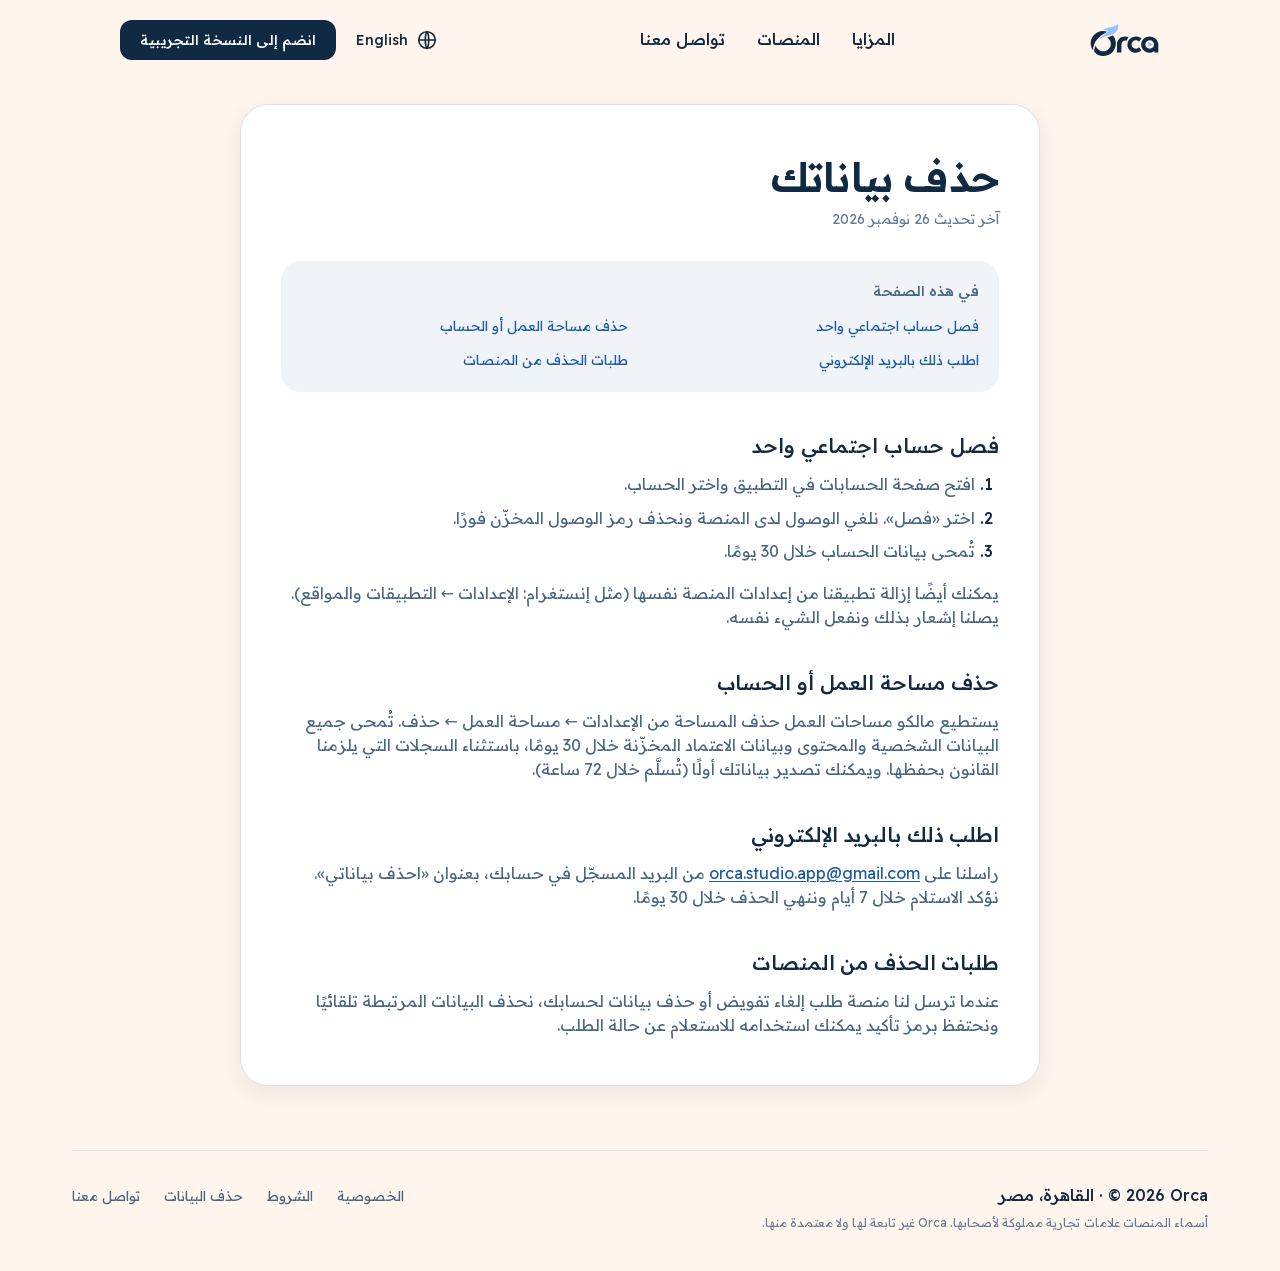
<file: ar/data-deletion/index.html>
<!DOCTYPE html><!--t6Xz82LrDbC_FBaLzgc7p--><html lang="ar" dir="rtl" class="__variable_9d0602 __variable_fde2ff"><head><meta charSet="utf-8"/><meta name="viewport" content="width=device-width, initial-scale=1"/><link rel="preload" href="/_next/static/media/793968fa3513f5d6-s.p.woff2" as="font" crossorigin="" type="font/woff2"/><link rel="preload" href="/_next/static/media/bd9c8c62ffadd9dd-s.p.woff2" as="font" crossorigin="" type="font/woff2"/><link rel="preload" href="/_next/static/media/f952393b67d608ec-s.p.woff2" as="font" crossorigin="" type="font/woff2"/><link rel="preload" as="image" href="/brand/logo.svg"/><link rel="stylesheet" href="/_next/static/css/76c90843e236516b.css" data-precedence="next"/><link rel="preload" as="script" fetchPriority="low" href="/_next/static/chunks/webpack-8efb5bef760d4de8.js"/><script src="/_next/static/chunks/b359f95a-02f4935cffc381bb.js" async=""></script><script src="/_next/static/chunks/558-d530857d7277996b.js" async=""></script><script src="/_next/static/chunks/main-app-c270f6aff2806fbd.js" async=""></script><script src="/_next/static/chunks/907-1674f2740fec613d.js" async=""></script><script src="/_next/static/chunks/app/%5Blocale%5D/data-deletion/page-914e626abf6bc07e.js" async=""></script><script src="/_next/static/chunks/741-afa82dc8845833c1.js" async=""></script><script src="/_next/static/chunks/app/%5Blocale%5D/layout-f8ee31081aa1ad32.js" async=""></script><script src="/_next/static/chunks/app/%5Blocale%5D/page-303bc917f2ddec80.js" async=""></script><meta name="next-size-adjust" content=""/><meta name="theme-color" content="#fff5ec"/><title>حذف بياناتك · Orca</title><meta name="description" content="كيف تفصل حسابًا، أو تحذف مساحة عملك، أو تطلب منا حذف بياناتك."/><meta name="application-name" content="Orca"/><link rel="canonical" href="https://creator-studio-content.github.io/ar/data-deletion/"/><link rel="alternate" hrefLang="en" href="https://creator-studio-content.github.io/en/data-deletion/"/><link rel="alternate" hrefLang="ar" href="https://creator-studio-content.github.io/ar/data-deletion/"/><link rel="alternate" hrefLang="x-default" href="https://creator-studio-content.github.io/en/data-deletion/"/><meta name="format-detection" content="telephone=no, email=no"/><meta property="og:title" content="حذف بياناتك · Orca"/><meta property="og:description" content="كيف تفصل حسابًا، أو تحذف مساحة عملك، أو تطلب منا حذف بياناتك."/><meta property="og:url" content="https://creator-studio-content.github.io/ar/data-deletion/"/><meta property="og:site_name" content="Orca"/><meta property="og:locale" content="ar_EG"/><meta property="og:type" content="website"/><meta name="twitter:card" content="summary"/><meta name="twitter:title" content="حذف بياناتك · Orca"/><meta name="twitter:description" content="كيف تفصل حسابًا، أو تحذف مساحة عملك، أو تطلب منا حذف بياناتك."/><link rel="icon" href="/favicon.ico" sizes="any"/><link rel="icon" href="/brand/mark.svg" type="image/svg+xml"/><script src="/_next/static/chunks/polyfills-42372ed130431b0a.js" noModule=""></script></head><body class="min-h-dvh antialiased"><div hidden=""><!--$--><!--/$--></div><a href="#main" class="sr-only focus:not-sr-only focus:fixed focus:start-4 focus:top-4 focus:z-50 focus:rounded-md focus:bg-bg-surface focus:px-4 focus:py-2 focus:text-label-m focus:shadow-float">انتقل إلى المحتوى</a><header class="mx-auto flex w-full max-w-[1440px] items-center justify-between gap-4 px-4 py-5 sm:px-8 lg:px-[120px]"><a aria-label="الصفحة الرئيسية لـ Orca" class="flex items-center gap-2.5 rounded-md" href="/ar/"><img alt="Orca" width="71" height="36" decoding="async" data-nimg="1" style="color:transparent" src="/brand/logo.svg"/></a><nav aria-label="الرئيسية" class="hidden md:block"><ul class="flex items-center gap-8"><li><a class="text-label-l text-text-primary hover:text-text-accent" href="/ar/#features">المزايا</a></li><li><a class="text-label-l text-text-primary hover:text-text-accent" href="/ar/#platforms">المنصات</a></li><li><a href="mailto:orca.studio.app@gmail.com" class="text-label-l text-text-primary hover:text-text-accent">تواصل معنا</a></li></ul></nav><div class="flex items-center gap-2 sm:gap-3"><a hrefLang="en" aria-label="تغيير اللغة: English" class="inline-flex items-center gap-2 rounded-md px-2 py-2 text-label-m text-text-primary hover:bg-bg-muted" href="/en/data-deletion/"><img alt="" aria-hidden="true" loading="lazy" width="22" height="22" decoding="async" data-nimg="1" class="shrink-0 " style="color:transparent" src="/icons/globe.svg"/><span lang="en">English</span></a><a class="inline-flex items-center justify-center gap-2 rounded-md font-medium whitespace-nowrap transition-colors duration-150 bg-action-primary text-text-on-primary hover:bg-action-primary-hover px-5 py-2.5 text-label-m hidden sm:inline-flex" href="mailto:orca.studio.app@gmail.com?subject=Orca%20private%20beta">انضم إلى النسخة التجريبية</a></div></header><main id="main" tabindex="-1" class="outline-none"><div class="px-4 pt-6 sm:px-8"><article class="mx-auto w-full max-w-[800px] rounded-xl border border-border-default bg-bg-surface px-5 py-8 shadow-card sm:px-10 sm:py-12"><header class="flex flex-col gap-2"><h1 class="text-h2 text-text-primary sm:text-h1">حذف بياناتك</h1><p class="text-body-s text-text-muted">آخر تحديث 26 نوفمبر 2026</p></header><nav aria-labelledby="toc-title" class="mt-8 rounded-lg bg-bg-muted p-5"><h2 id="toc-title" class="text-label-m text-text-secondary">في هذه الصفحة</h2><ol class="mt-3 grid gap-x-6 gap-y-2 sm:grid-cols-2"><li><a href="#disconnect" class="text-body-s text-text-accent hover:underline">فصل حساب اجتماعي واحد</a></li><li><a href="#workspace" class="text-body-s text-text-accent hover:underline">حذف مساحة العمل أو الحساب</a></li><li><a href="#email" class="text-body-s text-text-accent hover:underline">اطلب ذلك بالبريد الإلكتروني</a></li><li><a href="#platform-requests" class="text-body-s text-text-accent hover:underline">طلبات الحذف من المنصات</a></li></ol></nav><section id="disconnect" aria-labelledby="disconnect-h" class="mt-10 scroll-mt-6"><h2 id="disconnect-h" class="text-h4 text-text-primary">فصل حساب اجتماعي واحد</h2><div class="mt-3 flex flex-col gap-4"><ol class="flex list-decimal flex-col gap-2 ps-6 text-body-m text-text-secondary marker:font-medium marker:text-text-primary"><li>افتح صفحة الحسابات في التطبيق واختر الحساب.</li><li>اختر «فصل». نلغي الوصول لدى المنصة ونحذف رمز الوصول المخزّن فورًا.</li><li>تُمحى بيانات الحساب خلال 30 يومًا.</li></ol><p class="text-body-m text-text-secondary">يمكنك أيضًا إزالة تطبيقنا من إعدادات المنصة نفسها (مثل إنستغرام: الإعدادات ← التطبيقات والمواقع). يصلنا إشعار بذلك ونفعل الشيء نفسه.</p></div></section><section id="workspace" aria-labelledby="workspace-h" class="mt-10 scroll-mt-6"><h2 id="workspace-h" class="text-h4 text-text-primary">حذف مساحة العمل أو الحساب</h2><div class="mt-3 flex flex-col gap-4"><p class="text-body-m text-text-secondary">يستطيع مالكو مساحات العمل حذف المساحة من الإعدادات ← مساحة العمل ← حذف. تُمحى جميع البيانات الشخصية والمحتوى وبيانات الاعتماد المخزّنة خلال 30 يومًا، باستثناء السجلات التي يلزمنا القانون بحفظها. ويمكنك تصدير بياناتك أولًا (تُسلَّم خلال 72 ساعة).</p></div></section><section id="email" aria-labelledby="email-h" class="mt-10 scroll-mt-6"><h2 id="email-h" class="text-h4 text-text-primary">اطلب ذلك بالبريد الإلكتروني</h2><div class="mt-3 flex flex-col gap-4"><p class="text-body-m text-text-secondary">راسلنا على <a href="mailto:orca.studio.app@gmail.com" class="text-text-accent underline underline-offset-2 hover:text-blue-800" dir="ltr">orca.studio.app@gmail.com</a> من البريد المسجّل في حسابك، بعنوان «احذف بياناتي». نؤكد الاستلام خلال 7 أيام وننهي الحذف خلال 30 يومًا.</p></div></section><section id="platform-requests" aria-labelledby="platform-requests-h" class="mt-10 scroll-mt-6"><h2 id="platform-requests-h" class="text-h4 text-text-primary">طلبات الحذف من المنصات</h2><div class="mt-3 flex flex-col gap-4"><p class="text-body-m text-text-secondary">عندما ترسل لنا منصة طلب إلغاء تفويض أو حذف بيانات لحسابك، نحذف البيانات المرتبطة تلقائيًا ونحتفظ برمز تأكيد يمكنك استخدامه للاستعلام عن حالة الطلب.</p></div></section></article></div><!--$--><!--/$--></main><footer class="mx-auto w-full max-w-[1200px] px-4 pt-16 pb-10 sm:px-8"><div class="flex flex-col gap-6 border-t border-border-default pt-8 md:flex-row md:items-start md:justify-between"><div class="flex flex-col gap-2"><p class="text-label-l text-text-primary"><span dir="ltr">© 2026 <!-- -->Orca</span> · <!-- -->القاهرة، مصر</p><p class="max-w-md text-caption text-text-muted">أسماء المنصات علامات تجارية مملوكة لأصحابها. Orca غير تابعة لها ولا معتمدة منها.</p></div><nav aria-label="قانوني"><ul class="flex flex-wrap gap-x-6 gap-y-2"><li><a class="text-body-s text-text-secondary hover:text-text-accent" href="/ar/privacy/">الخصوصية</a></li><li><a class="text-body-s text-text-secondary hover:text-text-accent" href="/ar/terms/">الشروط</a></li><li><a class="text-body-s text-text-secondary hover:text-text-accent" href="/ar/data-deletion/">حذف البيانات</a></li><li><a href="mailto:orca.studio.app@gmail.com" class="text-body-s text-text-secondary hover:text-text-accent">تواصل معنا</a></li></ul></nav></div></footer><script src="/_next/static/chunks/webpack-8efb5bef760d4de8.js" id="_R_" async=""></script><script>(self.__next_f=self.__next_f||[]).push([0])</script><script>self.__next_f.push([1,"1:\"$Sreact.fragment\"\n2:I[2369,[],\"\"]\n3:I[3749,[],\"\"]\n6:I[3636,[],\"OutletBoundary\"]\n8:I[9277,[],\"AsyncMetadataOutlet\"]\na:I[3636,[],\"ViewportBoundary\"]\nc:I[3636,[],\"MetadataBoundary\"]\nd:\"$Sreact.suspense\"\nf:I[9331,[],\"\"]\n:HL[\"/_next/static/media/793968fa3513f5d6-s.p.woff2\",\"font\",{\"crossOrigin\":\"\",\"type\":\"font/woff2\"}]\n:HL[\"/_next/static/media/bd9c8c62ffadd9dd-s.p.woff2\",\"font\",{\"crossOrigin\":\"\",\"type\":\"font/woff2\"}]\n:HL[\"/_next/static/media/f952393b67d608ec-s.p.woff2\",\"font\",{\"crossOrigin\":\"\",\"type\":\"font/woff2\"}]\n:HL[\"/_next/static/css/76c90843e236516b.css\",\"style\"]\n"])</script><script>self.__next_f.push([1,"0:{\"P\":null,\"b\":\"t6Xz82LrDbC_FBaLzgc7p\",\"p\":\"\",\"c\":[\"\",\"ar\",\"data-deletion\",\"\"],\"i\":false,\"f\":[[[\"\",{\"children\":[[\"locale\",\"ar\",\"d\"],{\"children\":[\"data-deletion\",{\"children\":[\"__PAGE__\",{}]}]},\"$undefined\",\"$undefined\",true]}],[\"\",[\"$\",\"$1\",\"c\",{\"children\":[null,[\"$\",\"$L2\",null,{\"parallelRouterKey\":\"children\",\"error\":\"$undefined\",\"errorStyles\":\"$undefined\",\"errorScripts\":\"$undefined\",\"template\":[\"$\",\"$L3\",null,{}],\"templateStyles\":\"$undefined\",\"templateScripts\":\"$undefined\",\"notFound\":[[[\"$\",\"title\",null,{\"children\":\"404: This page could not be found.\"}],[\"$\",\"div\",null,{\"style\":{\"fontFamily\":\"system-ui,\\\"Segoe UI\\\",Roboto,Helvetica,Arial,sans-serif,\\\"Apple Color Emoji\\\",\\\"Segoe UI Emoji\\\"\",\"height\":\"100vh\",\"textAlign\":\"center\",\"display\":\"flex\",\"flexDirection\":\"column\",\"alignItems\":\"center\",\"justifyContent\":\"center\"},\"children\":[\"$\",\"div\",null,{\"children\":[[\"$\",\"style\",null,{\"dangerouslySetInnerHTML\":{\"__html\":\"body{color:#000;background:#fff;margin:0}.next-error-h1{border-right:1px solid rgba(0,0,0,.3)}@media (prefers-color-scheme:dark){body{color:#fff;background:#000}.next-error-h1{border-right:1px solid rgba(255,255,255,.3)}}\"}}],[\"$\",\"h1\",null,{\"className\":\"next-error-h1\",\"style\":{\"display\":\"inline-block\",\"margin\":\"0 20px 0 0\",\"padding\":\"0 23px 0 0\",\"fontSize\":24,\"fontWeight\":500,\"verticalAlign\":\"top\",\"lineHeight\":\"49px\"},\"children\":404}],[\"$\",\"div\",null,{\"style\":{\"display\":\"inline-block\"},\"children\":[\"$\",\"h2\",null,{\"style\":{\"fontSize\":14,\"fontWeight\":400,\"lineHeight\":\"49px\",\"margin\":0},\"children\":\"This page could not be found.\"}]}]]}]}]],[]],\"forbidden\":\"$undefined\",\"unauthorized\":\"$undefined\"}]]}],{\"children\":[[\"locale\",\"ar\",\"d\"],[\"$\",\"$1\",\"c\",{\"children\":[[[\"$\",\"link\",\"0\",{\"rel\":\"stylesheet\",\"href\":\"/_next/static/css/76c90843e236516b.css\",\"precedence\":\"next\",\"crossOrigin\":\"$undefined\",\"nonce\":\"$undefined\"}]],\"$L4\"]}],{\"children\":[\"data-deletion\",[\"$\",\"$1\",\"c\",{\"children\":[null,[\"$\",\"$L2\",null,{\"parallelRouterKey\":\"children\",\"error\":\"$undefined\",\"errorStyles\":\"$undefined\",\"errorScripts\":\"$undefined\",\"template\":[\"$\",\"$L3\",null,{}],\"templateStyles\":\"$undefined\",\"templateScripts\":\"$undefined\",\"notFound\":\"$undefined\",\"forbidden\":\"$undefined\",\"unauthorized\":\"$undefined\"}]]}],{\"children\":[\"__PAGE__\",[\"$\",\"$1\",\"c\",{\"children\":[\"$L5\",null,[\"$\",\"$L6\",null,{\"children\":[\"$L7\",[\"$\",\"$L8\",null,{\"promise\":\"$@9\"}]]}]]}],{},null,false]},null,false]},null,false]},null,false],[\"$\",\"$1\",\"h\",{\"children\":[null,[[\"$\",\"$La\",null,{\"children\":\"$Lb\"}],[\"$\",\"meta\",null,{\"name\":\"next-size-adjust\",\"content\":\"\"}]],[\"$\",\"$Lc\",null,{\"children\":[\"$\",\"div\",null,{\"hidden\":true,\"children\":[\"$\",\"$d\",null,{\"fallback\":null,\"children\":\"$Le\"}]}]}]]}],false]],\"m\":\"$undefined\",\"G\":[\"$f\",[]],\"s\":false,\"S\":true}\n"])</script><script>self.__next_f.push([1,"4:[\"$\",\"html\",null,{\"lang\":\"ar\",\"dir\":\"rtl\",\"className\":\"__variable_9d0602 __variable_fde2ff\",\"children\":[\"$\",\"body\",null,{\"className\":\"min-h-dvh antialiased\",\"children\":[[\"$\",\"a\",null,{\"href\":\"#main\",\"className\":\"sr-only focus:not-sr-only focus:fixed focus:start-4 focus:top-4 focus:z-50 focus:rounded-md focus:bg-bg-surface focus:px-4 focus:py-2 focus:text-label-m focus:shadow-float\",\"children\":\"انتقل إلى المحتوى\"}],\"$L10\"]}]}]\n"])</script><script>self.__next_f.push([1,"5:[\"$\",\"div\",null,{\"className\":\"px-4 pt-6 sm:px-8\",\"children\":[\"$\",\"article\",null,{\"className\":\"mx-auto w-full max-w-[800px] rounded-xl border border-border-default bg-bg-surface px-5 py-8 shadow-card sm:px-10 sm:py-12\",\"children\":[[\"$\",\"header\",null,{\"className\":\"flex flex-col gap-2\",\"children\":[[\"$\",\"h1\",null,{\"className\":\"text-h2 text-text-primary sm:text-h1\",\"children\":\"حذف بياناتك\"}],[\"$\",\"p\",null,{\"className\":\"text-body-s text-text-muted\",\"children\":\"آخر تحديث 26 نوفمبر 2026\"}]]}],\"$undefined\",[\"$\",\"nav\",null,{\"aria-labelledby\":\"toc-title\",\"className\":\"mt-8 rounded-lg bg-bg-muted p-5\",\"children\":[[\"$\",\"h2\",null,{\"id\":\"toc-title\",\"className\":\"text-label-m text-text-secondary\",\"children\":\"في هذه الصفحة\"}],[\"$\",\"ol\",null,{\"className\":\"mt-3 grid gap-x-6 gap-y-2 sm:grid-cols-2\",\"children\":[[\"$\",\"li\",\"disconnect\",{\"children\":[\"$\",\"a\",null,{\"href\":\"#disconnect\",\"className\":\"text-body-s text-text-accent hover:underline\",\"children\":\"فصل حساب اجتماعي واحد\"}]}],[\"$\",\"li\",\"workspace\",{\"children\":[\"$\",\"a\",null,{\"href\":\"#workspace\",\"className\":\"text-body-s text-text-accent hover:underline\",\"children\":\"حذف مساحة العمل أو الحساب\"}]}],[\"$\",\"li\",\"email\",{\"children\":[\"$\",\"a\",null,{\"href\":\"#email\",\"className\":\"text-body-s text-text-accent hover:underline\",\"children\":\"اطلب ذلك بالبريد الإلكتروني\"}]}],[\"$\",\"li\",\"platform-requests\",{\"children\":[\"$\",\"a\",null,{\"href\":\"#platform-requests\",\"className\":\"text-body-s text-text-accent hover:underline\",\"children\":\"طلبات الحذف من المنصات\"}]}]]}]]}],[[\"$\",\"section\",\"disconnect\",{\"id\":\"disconnect\",\"aria-labelledby\":\"disconnect-h\",\"className\":\"mt-10 scroll-mt-6\",\"children\":[[\"$\",\"h2\",null,{\"id\":\"disconnect-h\",\"className\":\"text-h4 text-text-primary\",\"children\":\"فصل حساب اجتماعي واحد\"}],[\"$\",\"div\",null,{\"className\":\"mt-3 flex flex-col gap-4\",\"children\":[[\"$\",\"ol\",\"0\",{\"className\":\"flex list-decimal flex-col gap-2 ps-6 text-body-m text-text-secondary marker:font-medium marker:text-text-primary\",\"children\":[[\"$\",\"li\",\"افتح صفحة الحسابات في التطبيق واختر الحساب.\",{\"children\":[[\"$\",\"$1\",\"0\",{\"children\":\"افتح صفحة الحسابات في التطبيق واختر الحساب.\"}]]}],[\"$\",\"li\",\"اختر «فصل». نلغي الوصول لدى المنصة ونحذف رمز الوصول المخزّن فورًا.\",{\"children\":[[\"$\",\"$1\",\"0\",{\"children\":\"اختر «فصل». نلغي الوصول لدى المنصة ونحذف رمز الوصول المخزّن فورًا.\"}]]}],[\"$\",\"li\",\"تُمحى بيانات الحساب خلال 30 يومًا.\",{\"children\":[[\"$\",\"$1\",\"0\",{\"children\":\"تُمحى بيانات الحساب خلال 30 يومًا.\"}]]}]]}],[\"$\",\"p\",\"1\",{\"className\":\"text-body-m text-text-secondary\",\"children\":[[\"$\",\"$1\",\"0\",{\"children\":\"يمكنك أيضًا إزالة تطبيقنا من إعدادات المنصة نفسها (مثل إنستغرام: الإعدادات ← التطبيقات والمواقع). يصلنا إشعار بذلك ونفعل الشيء نفسه.\"}]]}]]}]]}],[\"$\",\"section\",\"workspace\",{\"id\":\"workspace\",\"aria-labelledby\":\"workspace-h\",\"className\":\"mt-10 scroll-mt-6\",\"children\":[[\"$\",\"h2\",null,{\"id\":\"workspace-h\",\"className\":\"text-h4 text-text-primary\",\"children\":\"حذف مساحة العمل أو الحساب\"}],[\"$\",\"div\",null,{\"className\":\"mt-3 flex flex-col gap-4\",\"children\":[[\"$\",\"p\",\"0\",{\"className\":\"text-body-m text-text-secondary\",\"children\":[[\"$\",\"$1\",\"0\",{\"children\":\"يستطيع مالكو مساحات العمل حذف المساحة من الإعدادات ← مساحة العمل ← حذف. تُمحى جميع البيانات الشخصية والمحتوى وبيانات الاعتماد المخزّنة خلال 30 يومًا، باستثناء السجلات التي يلزمنا القانون بحفظها. ويمكنك تصدير بياناتك أولًا (تُسلَّم خلال 72 ساعة).\"}]]}]]}]]}],[\"$\",\"section\",\"email\",{\"id\":\"email\",\"aria-labelledby\":\"email-h\",\"className\":\"mt-10 scroll-mt-6\",\"children\":[[\"$\",\"h2\",null,{\"id\":\"email-h\",\"className\":\"text-h4 text-text-primary\",\"children\":\"اطلب ذلك بالبريد الإلكتروني\"}],[\"$\",\"div\",null,{\"className\":\"mt-3 flex flex-col gap-4\",\"children\":[[\"$\",\"p\",\"0\",{\"className\":\"text-body-m text-text-secondary\",\"children\":[[\"$\",\"$1\",\"0\",{\"children\":\"راسلنا على \"}],[\"$\",\"a\",\"1\",{\"href\":\"mailto:orca.studio.app@gmail.com\",\"className\":\"text-text-accent underline underline-offset-2 hover:text-blue-800\",\"dir\":\"ltr\",\"children\":\"orca.studio.app@gmail.com\"}],[\"$\",\"$1\",\"2\",{\"children\":\" من البريد المسجّل في حسابك، بعنوان «احذف بياناتي». نؤكد الاستلام خلال 7 أيام وننهي الحذف خلال 30 يومًا.\"}]]}]]}]]}],[\"$\",\"section\",\"platform-requests\",{\"id\":\"platform-requests\",\"aria-labelledby\":\"platform-requests-h\",\"className\":\"mt-10 scroll-mt-6\",\"children\":[\"$L11\",\"$L12\"]}]]]}]}]\n"])</script><script>self.__next_f.push([1,"11:[\"$\",\"h2\",null,{\"id\":\"platform-requests-h\",\"className\":\"text-h4 text-text-primary\",\"children\":\"طلبات الحذف من المنصات\"}]\n12:[\"$\",\"div\",null,{\"className\":\"mt-3 flex flex-col gap-4\",\"children\":[[\"$\",\"p\",\"0\",{\"className\":\"text-body-m text-text-secondary\",\"children\":[[\"$\",\"$1\",\"0\",{\"children\":\"عندما ترسل لنا منصة طلب إلغاء تفويض أو حذف بيانات لحسابك، نحذف البيانات المرتبطة تلقائيًا ونحتفظ برمز تأكيد يمكنك استخدامه للاستعلام عن حالة الطلب.\"}]]}]]}]\n"])</script><script>self.__next_f.push([1,"13:I[3469,[\"907\",\"static/chunks/907-1674f2740fec613d.js\",\"419\",\"static/chunks/app/%5Blocale%5D/data-deletion/page-914e626abf6bc07e.js\"],\"default\"]\nb:[[\"$\",\"meta\",\"0\",{\"charSet\":\"utf-8\"}],[\"$\",\"meta\",\"1\",{\"name\":\"viewport\",\"content\":\"width=device-width, initial-scale=1\"}],[\"$\",\"meta\",\"2\",{\"name\":\"theme-color\",\"content\":\"#fff5ec\"}]]\n"])</script><script>self.__next_f.push([1,"10:[\"$\",\"$L13\",null,{\"formats\":\"$undefined\",\"locale\":\"ar\",\"messages\":{\"meta\":{\"homeTitle\":\"Orca — اصنع مرة، وانشر في كل مكان\",\"homeDescription\":\"احفظ أفكارك، ونظّم تقويمك، وانشر على إنستغرام وتيك توك ويوتيوب وإكس ولينكدإن وغيرها في اللحظة نفسها، عبر الواجهات الرسمية لكل منصة.\",\"privacyTitle\":\"سياسة الخصوصية\",\"termsTitle\":\"شروط الخدمة\",\"deletionTitle\":\"حذف بياناتك\"},\"skipLink\":\"انتقل إلى المحتوى\",\"nav\":{\"label\":\"الرئيسية\",\"home\":\"الصفحة الرئيسية لـ Orca\",\"features\":\"المزايا\",\"platforms\":\"المنصات\",\"contact\":\"تواصل معنا\",\"joinBeta\":\"انضم إلى النسخة التجريبية\",\"language\":\"تغيير اللغة\",\"switchTo\":\"English\"},\"hero\":{\"eyebrow\":\"ينشر عبر الواجهات الرسمية للمنصات\",\"titleCreate\":\"اصنع\",\"titleOnce\":\"مرة،\",\"titleRest\":\"وانشر في كل مكان\",\"subtitle\":\"احفظ أفكارك، ونظّم تقويمك، وانشر تلقائيًا على إنستغرام وتيك توك ويوتيوب وإكس ولينكدإن وغيرها، كلها في اللحظة نفسها.\",\"cta\":\"انضم إلى النسخة التجريبية الخاصة\",\"ctaSubject\":\"Orca private beta\",\"status\":\"قيد التطوير · نسخة تجريبية خاصة في 2027\",\"publishesTo\":\"ينشر على\",\"pinterest\":\"· بنترست قريبًا\"},\"preview\":{\"label\":\"معاينة تقويم Orca\",\"thisWeek\":\"هذا الأسبوع\",\"newPost\":\"+ منشور جديد\",\"postTo\":\"انشر على\",\"publishedTitle\":\"نُشر على 3 منصات\",\"publishedSub\":\"إنستغرام · تيك توك · يوتيوب — الآن\",\"aiLabel\":\"✦ فكرة بالذكاء الاصطناعي\",\"aiText\":\"«حوّل فيديو الثلاثاء إلى 3 مقاطع Shorts بهذه البدايات الجذابة…»\",\"status\":{\"scheduled\":\"مجدول\",\"published\":\"منشور\",\"needsAction\":\"يحتاج إجراء\"},\"days\":{\"mon\":\"الإثنين 30\",\"tue\":\"الثلاثاء 1\",\"wed\":\"الأربعاء 2\",\"thu\":\"الخميس 3\",\"fri\":\"الجمعة 4\"},\"posts\":{\"reel\":\"ريل: 3 حيل للمونتاج\",\"vlog\":\"جولة في الاستوديو\",\"poll\":\"استطلاع: الموضوع القادم؟\",\"bts\":\"كواليس التصوير\",\"collab\":\"إعلان تعاون\",\"recap\":\"ملخص الأسبوع\"},\"all5\":\"الخمس كلها\"},\"features\":{\"heading\":\"لماذا يختار صنّاع المحتوى Orca\",\"noCard\":\"لا حاجة لبطاقة ائتمان\",\"platforms\":\"7 منصات بنقرة واحدة\",\"ai\":\"أفكار بالذكاء الاصطناعي\"},\"footer\":{\"legal\":\"قانوني\",\"privacy\":\"الخصوصية\",\"terms\":\"الشروط\",\"deletion\":\"حذف البيانات\",\"contact\":\"تواصل معنا\",\"location\":\"القاهرة، مصر\",\"disclaimer\":\"أسماء المنصات علامات تجارية مملوكة لأصحابها. Orca غير تابعة لها ولا معتمدة منها.\"},\"legal\":{\"updated\":\"آخر تحديث {date}\",\"contents\":\"في هذه الصفحة\",\"backHome\":\"العودة إلى الرئيسية\"},\"notFound\":{\"title\":\"الصفحة غير موجودة\",\"body\":\"الصفحة التي تبحث عنها غير موجودة أو نُقلت.\",\"home\":\"اذهب إلى الصفحة الرئيسية\"}},\"now\":\"$undefined\",\"timeZone\":\"UTC\",\"children\":[\"$L14\",[\"$\",\"main\",null,{\"id\":\"main\",\"tabIndex\":-1,\"className\":\"outline-none\",\"children\":[\"$\",\"$L2\",null,{\"parallelRouterKey\":\"children\",\"error\":\"$undefined\",\"errorStyles\":\"$undefined\",\"errorScripts\":\"$undefined\",\"template\":[\"$\",\"$L3\",null,{}],\"templateStyles\":\"$undefined\",\"templateScripts\":\"$undefined\",\"notFound\":[\"$L15\",[]],\"forbidden\":\"$undefined\",\"unauthorized\":\"$undefined\"}]}],\"$L16\"]}]\n"])</script><script>self.__next_f.push([1,"7:null\n"])</script><script>self.__next_f.push([1,"15:[\"$\",\"section\",null,{\"className\":\"mx-auto flex max-w-[560px] flex-col items-center gap-4 px-4 py-24 text-center\",\"children\":[[\"$\",\"h1\",null,{\"className\":\"text-h2 text-text-primary\",\"children\":\"الصفحة غير موجودة\"}],[\"$\",\"p\",null,{\"className\":\"text-body-l text-text-secondary\",\"children\":\"الصفحة التي تبحث عنها غير موجودة أو نُقلت.\"}],\"$L17\"]}]\n"])</script><script>self.__next_f.push([1,"1b:I[199,[\"907\",\"static/chunks/907-1674f2740fec613d.js\",\"419\",\"static/chunks/app/%5Blocale%5D/data-deletion/page-914e626abf6bc07e.js\"],\"default\"]\n"])</script><script>self.__next_f.push([1,"16:[\"$\",\"footer\",null,{\"className\":\"mx-auto w-full max-w-[1200px] px-4 pt-16 pb-10 sm:px-8\",\"children\":[\"$\",\"div\",null,{\"className\":\"flex flex-col gap-6 border-t border-border-default pt-8 md:flex-row md:items-start md:justify-between\",\"children\":[[\"$\",\"div\",null,{\"className\":\"flex flex-col gap-2\",\"children\":[[\"$\",\"p\",null,{\"className\":\"text-label-l text-text-primary\",\"children\":[[\"$\",\"span\",null,{\"dir\":\"ltr\",\"children\":[\"© 2026 \",\"Orca\"]}],\" · \",\"القاهرة، مصر\"]}],[\"$\",\"p\",null,{\"className\":\"max-w-md text-caption text-text-muted\",\"children\":\"أسماء المنصات علامات تجارية مملوكة لأصحابها. Orca غير تابعة لها ولا معتمدة منها.\"}]]}],[\"$\",\"nav\",null,{\"aria-label\":\"قانوني\",\"children\":[\"$\",\"ul\",null,{\"className\":\"flex flex-wrap gap-x-6 gap-y-2\",\"children\":[[\"$\",\"li\",null,{\"children\":\"$L18\"}],[\"$\",\"li\",null,{\"children\":\"$L19\"}],[\"$\",\"li\",null,{\"children\":\"$L1a\"}],[\"$\",\"li\",null,{\"children\":[\"$\",\"a\",null,{\"href\":\"mailto:orca.studio.app@gmail.com\",\"className\":\"text-body-s text-text-secondary hover:text-text-accent\",\"children\":\"تواصل معنا\"}]}]]}]}]]}]}]\n"])</script><script>self.__next_f.push([1,"17:[\"$\",\"$L1b\",null,{\"ref\":\"$undefined\",\"href\":\"/ar\",\"locale\":\"$undefined\",\"localeCookie\":{\"name\":\"NEXT_LOCALE\",\"sameSite\":\"lax\"},\"className\":\"inline-flex items-center justify-center gap-2 rounded-md font-medium whitespace-nowrap transition-colors duration-150 bg-action-primary text-text-on-primary hover:bg-action-primary-hover px-7 py-4 text-label-l\",\"children\":\"اذهب إلى الصفحة الرئيسية\"}]\n"])</script><script>self.__next_f.push([1,"1f:I[242,[\"907\",\"static/chunks/907-1674f2740fec613d.js\",\"741\",\"static/chunks/741-afa82dc8845833c1.js\",\"450\",\"static/chunks/app/%5Blocale%5D/layout-f8ee31081aa1ad32.js\"],\"LocaleSwitch\"]\n"])</script><script>self.__next_f.push([1,"14:[\"$\",\"header\",null,{\"className\":\"mx-auto flex w-full max-w-[1440px] items-center justify-between gap-4 px-4 py-5 sm:px-8 lg:px-[120px]\",\"children\":[\"$L1c\",[\"$\",\"nav\",null,{\"aria-label\":\"الرئيسية\",\"className\":\"hidden md:block\",\"children\":[\"$\",\"ul\",null,{\"className\":\"flex items-center gap-8\",\"children\":[[\"$\",\"li\",null,{\"children\":\"$L1d\"}],[\"$\",\"li\",null,{\"children\":\"$L1e\"}],[\"$\",\"li\",null,{\"children\":[\"$\",\"a\",null,{\"href\":\"mailto:orca.studio.app@gmail.com\",\"className\":\"text-label-l text-text-primary hover:text-text-accent\",\"children\":\"تواصل معنا\"}]}]]}]}],[\"$\",\"div\",null,{\"className\":\"flex items-center gap-2 sm:gap-3\",\"children\":[[\"$\",\"$L1f\",null,{}],[\"$\",\"a\",null,{\"className\":\"inline-flex items-center justify-center gap-2 rounded-md font-medium whitespace-nowrap transition-colors duration-150 bg-action-primary text-text-on-primary hover:bg-action-primary-hover px-5 py-2.5 text-label-m hidden sm:inline-flex\",\"href\":\"mailto:orca.studio.app@gmail.com?subject=Orca%20private%20beta\",\"children\":\"انضم إلى النسخة التجريبية\"}]]}]]}]\n"])</script><script>self.__next_f.push([1,"18:[\"$\",\"$L1b\",null,{\"ref\":\"$undefined\",\"href\":\"/ar/privacy\",\"locale\":\"$undefined\",\"localeCookie\":\"$17:props:localeCookie\",\"className\":\"text-body-s text-text-secondary hover:text-text-accent\",\"children\":\"الخصوصية\"}]\n19:[\"$\",\"$L1b\",null,{\"ref\":\"$undefined\",\"href\":\"/ar/terms\",\"locale\":\"$undefined\",\"localeCookie\":\"$17:props:localeCookie\",\"className\":\"text-body-s text-text-secondary hover:text-text-accent\",\"children\":\"الشروط\"}]\n1a:[\"$\",\"$L1b\",null,{\"ref\":\"$undefined\",\"href\":\"/ar/data-deletion\",\"locale\":\"$undefined\",\"localeCookie\":\"$17:props:localeCookie\",\"className\":\"text-body-s text-text-secondary hover:text-text-accent\",\"children\":\"حذف البيانات\"}]\n"])</script><script>self.__next_f.push([1,"20:I[2741,[\"907\",\"static/chunks/907-1674f2740fec613d.js\",\"741\",\"static/chunks/741-afa82dc8845833c1.js\",\"465\",\"static/chunks/app/%5Blocale%5D/page-303bc917f2ddec80.js\"],\"Image\"]\n1c:[\"$\",\"$L1b\",null,{\"ref\":\"$undefined\",\"href\":\"/ar\",\"locale\":\"$undefined\",\"localeCookie\":\"$17:props:localeCookie\",\"aria-label\":\"الصفحة الرئيسية لـ Orca\",\"className\":\"flex items-center gap-2.5 rounded-md\",\"children\":[\"$\",\"$L20\",null,{\"src\":\"/brand/logo.svg\",\"width\":71,\"height\":36,\"alt\":\"Orca\",\"priority\":true,\"unoptimized\":true}]}]\n1d:[\"$\",\"$L1b\",null,{\"ref\":\"$undefined\",\"href\":\"/ar/#features\",\"locale\":\"$undefined\",\"localeCookie\":\"$17:props:localeCookie\",\"className\":\"text-label-l text-text-primary hover:text-text-accent\",\"children\":\"المزايا\"}]\n1e:[\"$\",\"$L1b\",null,{\"ref\":\"$undefined\",\"href\":\"/ar/#platforms\",\"locale\":\"$undefined\",\"localeCookie\":\"$17:props:localeCookie\",\"className\":\"text-label-l text-text-primary hover:text-text-accent\",\"children\":\"المنصات\"}]\n"])</script><script>self.__next_f.push([1,"21:I[8405,[],\"IconMark\"]\n"])</script><script>self.__next_f.push([1,"9:{\"metadata\":[[\"$\",\"title\",\"0\",{\"children\":\"حذف بياناتك · Orca\"}],[\"$\",\"meta\",\"1\",{\"name\":\"description\",\"content\":\"كيف تفصل حسابًا، أو تحذف مساحة عملك، أو تطلب منا حذف بياناتك.\"}],[\"$\",\"meta\",\"2\",{\"name\":\"application-name\",\"content\":\"Orca\"}],[\"$\",\"link\",\"3\",{\"rel\":\"canonical\",\"href\":\"https://creator-studio-content.github.io/ar/data-deletion/\"}],[\"$\",\"link\",\"4\",{\"rel\":\"alternate\",\"hrefLang\":\"en\",\"href\":\"https://creator-studio-content.github.io/en/data-deletion/\"}],[\"$\",\"link\",\"5\",{\"rel\":\"alternate\",\"hrefLang\":\"ar\",\"href\":\"https://creator-studio-content.github.io/ar/data-deletion/\"}],[\"$\",\"link\",\"6\",{\"rel\":\"alternate\",\"hrefLang\":\"x-default\",\"href\":\"https://creator-studio-content.github.io/en/data-deletion/\"}],[\"$\",\"meta\",\"7\",{\"name\":\"format-detection\",\"content\":\"telephone=no, email=no\"}],[\"$\",\"meta\",\"8\",{\"property\":\"og:title\",\"content\":\"حذف بياناتك · Orca\"}],[\"$\",\"meta\",\"9\",{\"property\":\"og:description\",\"content\":\"كيف تفصل حسابًا، أو تحذف مساحة عملك، أو تطلب منا حذف بياناتك.\"}],[\"$\",\"meta\",\"10\",{\"property\":\"og:url\",\"content\":\"https://creator-studio-content.github.io/ar/data-deletion/\"}],[\"$\",\"meta\",\"11\",{\"property\":\"og:site_name\",\"content\":\"Orca\"}],[\"$\",\"meta\",\"12\",{\"property\":\"og:locale\",\"content\":\"ar_EG\"}],[\"$\",\"meta\",\"13\",{\"property\":\"og:type\",\"content\":\"website\"}],[\"$\",\"meta\",\"14\",{\"name\":\"twitter:card\",\"content\":\"summary\"}],[\"$\",\"meta\",\"15\",{\"name\":\"twitter:title\",\"content\":\"حذف بياناتك · Orca\"}],[\"$\",\"meta\",\"16\",{\"name\":\"twitter:description\",\"content\":\"كيف تفصل حسابًا، أو تحذف مساحة عملك، أو تطلب منا حذف بياناتك.\"}],[\"$\",\"link\",\"17\",{\"rel\":\"icon\",\"href\":\"/favicon.ico\",\"sizes\":\"any\"}],[\"$\",\"link\",\"18\",{\"rel\":\"icon\",\"href\":\"/brand/mark.svg\",\"type\":\"image/svg+xml\"}],[\"$\",\"$L21\",\"19\",{}]],\"error\":null,\"digest\":\"$undefined\"}\n"])</script><script>self.__next_f.push([1,"e:\"$9:metadata\"\n"])</script></body></html>
</file>
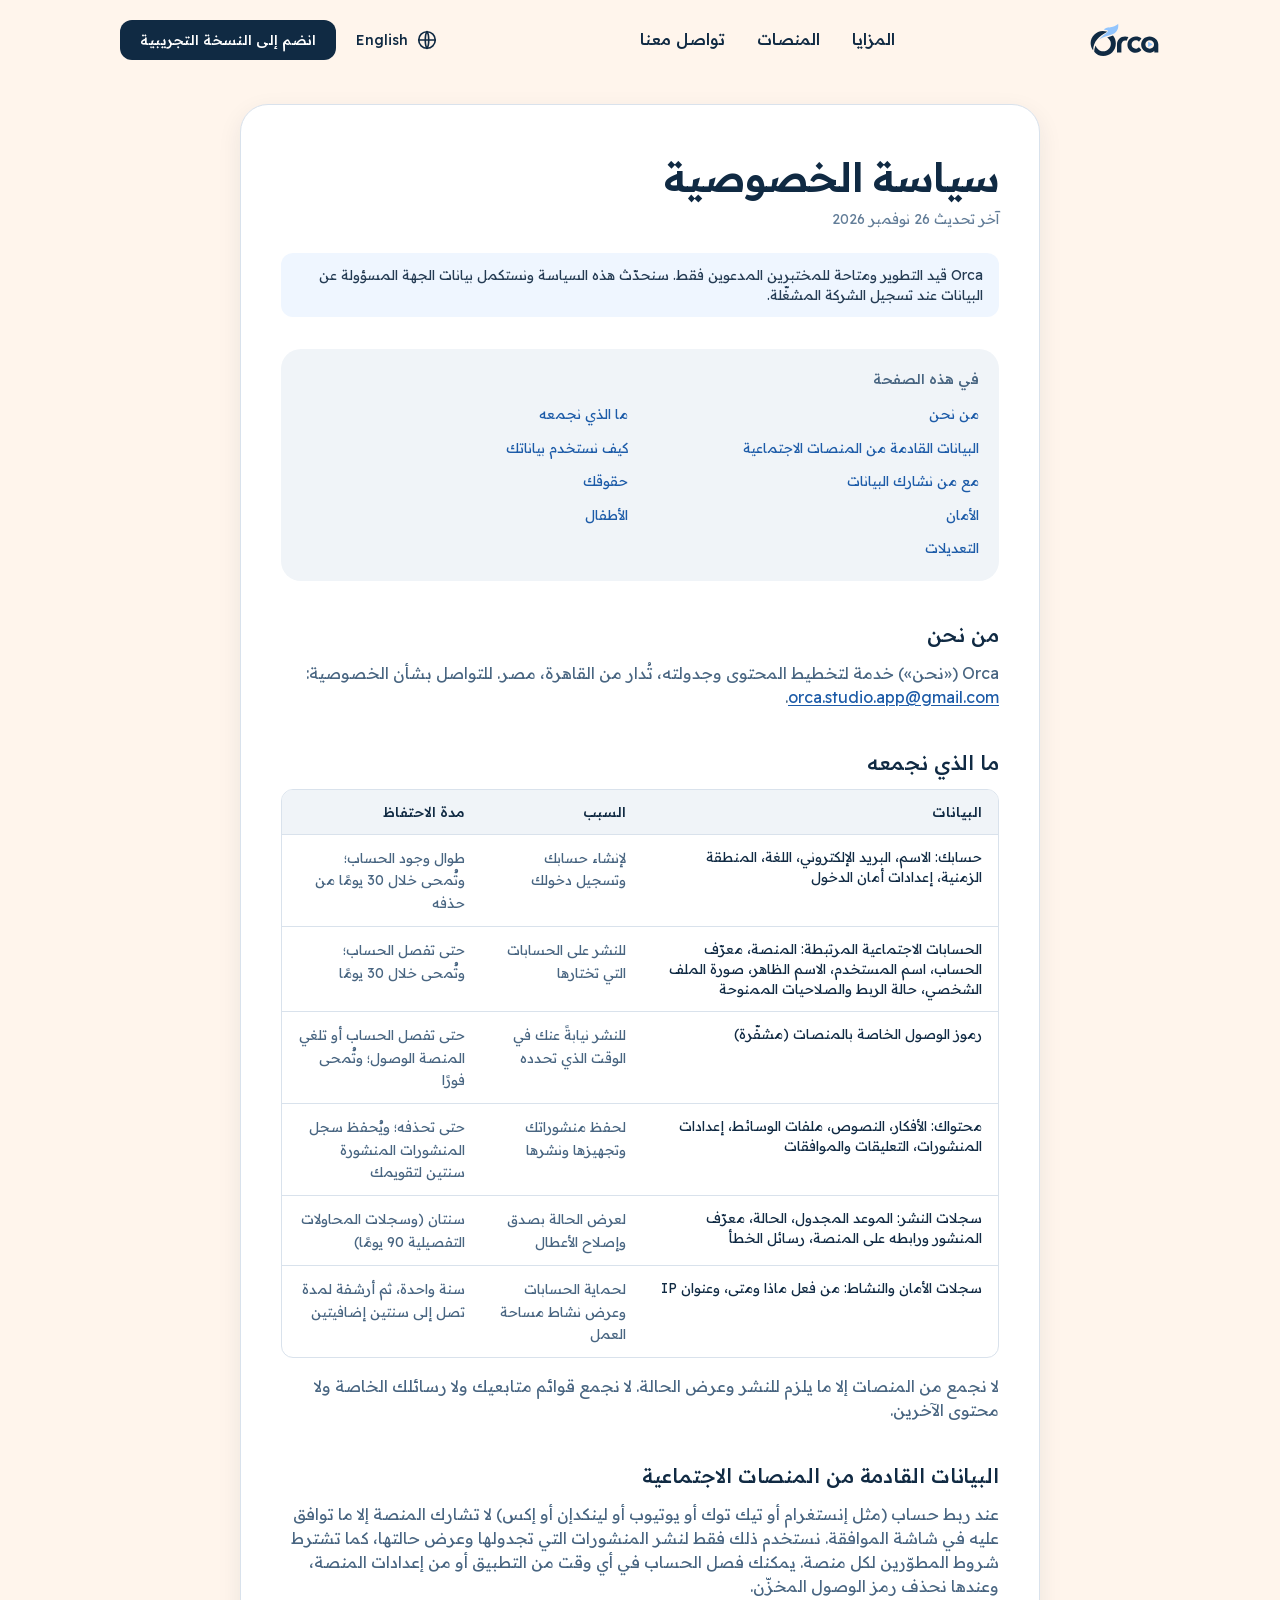
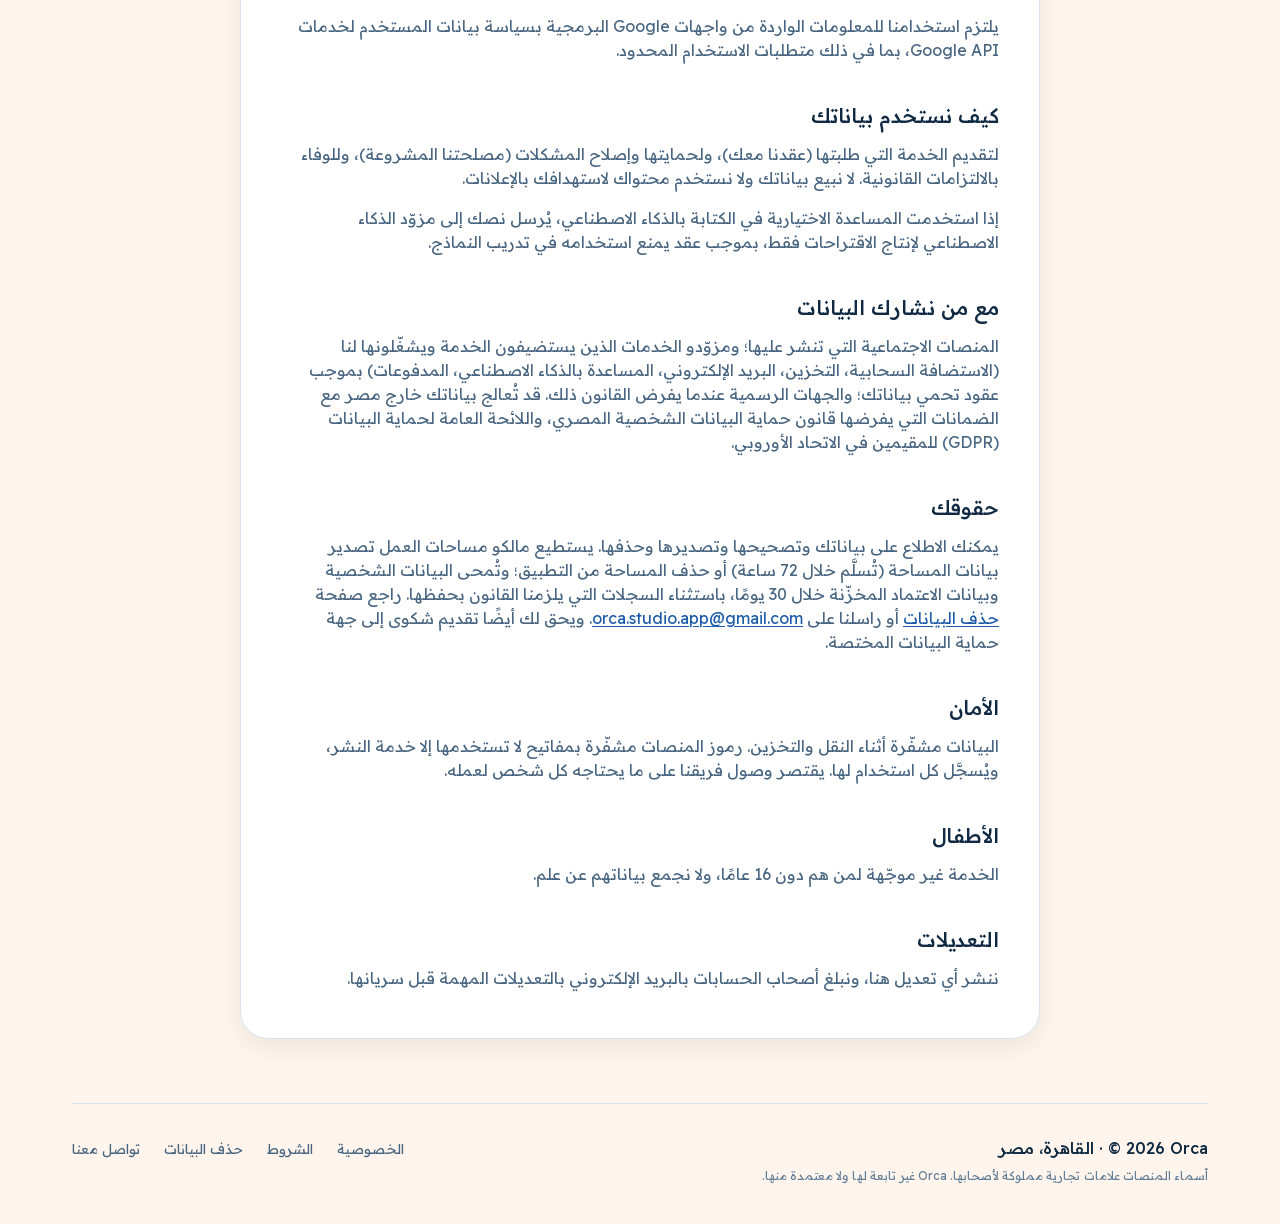
<file: ar/privacy/index.html>
<!DOCTYPE html><!--t6Xz82LrDbC_FBaLzgc7p--><html lang="ar" dir="rtl" class="__variable_9d0602 __variable_fde2ff"><head><meta charSet="utf-8"/><meta name="viewport" content="width=device-width, initial-scale=1"/><link rel="preload" href="/_next/static/media/793968fa3513f5d6-s.p.woff2" as="font" crossorigin="" type="font/woff2"/><link rel="preload" href="/_next/static/media/bd9c8c62ffadd9dd-s.p.woff2" as="font" crossorigin="" type="font/woff2"/><link rel="preload" href="/_next/static/media/f952393b67d608ec-s.p.woff2" as="font" crossorigin="" type="font/woff2"/><link rel="preload" as="image" href="/brand/logo.svg"/><link rel="stylesheet" href="/_next/static/css/76c90843e236516b.css" data-precedence="next"/><link rel="preload" as="script" fetchPriority="low" href="/_next/static/chunks/webpack-8efb5bef760d4de8.js"/><script src="/_next/static/chunks/b359f95a-02f4935cffc381bb.js" async=""></script><script src="/_next/static/chunks/558-d530857d7277996b.js" async=""></script><script src="/_next/static/chunks/main-app-c270f6aff2806fbd.js" async=""></script><script src="/_next/static/chunks/907-1674f2740fec613d.js" async=""></script><script src="/_next/static/chunks/app/%5Blocale%5D/privacy/page-914e626abf6bc07e.js" async=""></script><script src="/_next/static/chunks/741-afa82dc8845833c1.js" async=""></script><script src="/_next/static/chunks/app/%5Blocale%5D/layout-f8ee31081aa1ad32.js" async=""></script><script src="/_next/static/chunks/app/%5Blocale%5D/page-303bc917f2ddec80.js" async=""></script><meta name="next-size-adjust" content=""/><meta name="theme-color" content="#fff5ec"/><title>سياسة الخصوصية · Orca</title><meta name="description" content="ما الذي تجمعه Orca، ولماذا، ومدة الاحتفاظ به، وكيفية حذفه."/><meta name="application-name" content="Orca"/><link rel="canonical" href="https://creator-studio-content.github.io/ar/privacy/"/><link rel="alternate" hrefLang="en" href="https://creator-studio-content.github.io/en/privacy/"/><link rel="alternate" hrefLang="ar" href="https://creator-studio-content.github.io/ar/privacy/"/><link rel="alternate" hrefLang="x-default" href="https://creator-studio-content.github.io/en/privacy/"/><meta name="format-detection" content="telephone=no, email=no"/><meta property="og:title" content="سياسة الخصوصية · Orca"/><meta property="og:description" content="ما الذي تجمعه Orca، ولماذا، ومدة الاحتفاظ به، وكيفية حذفه."/><meta property="og:url" content="https://creator-studio-content.github.io/ar/privacy/"/><meta property="og:site_name" content="Orca"/><meta property="og:locale" content="ar_EG"/><meta property="og:type" content="website"/><meta name="twitter:card" content="summary"/><meta name="twitter:title" content="سياسة الخصوصية · Orca"/><meta name="twitter:description" content="ما الذي تجمعه Orca، ولماذا، ومدة الاحتفاظ به، وكيفية حذفه."/><link rel="icon" href="/favicon.ico" sizes="any"/><link rel="icon" href="/brand/mark.svg" type="image/svg+xml"/><script src="/_next/static/chunks/polyfills-42372ed130431b0a.js" noModule=""></script></head><body class="min-h-dvh antialiased"><div hidden=""><!--$--><!--/$--></div><a href="#main" class="sr-only focus:not-sr-only focus:fixed focus:start-4 focus:top-4 focus:z-50 focus:rounded-md focus:bg-bg-surface focus:px-4 focus:py-2 focus:text-label-m focus:shadow-float">انتقل إلى المحتوى</a><header class="mx-auto flex w-full max-w-[1440px] items-center justify-between gap-4 px-4 py-5 sm:px-8 lg:px-[120px]"><a aria-label="الصفحة الرئيسية لـ Orca" class="flex items-center gap-2.5 rounded-md" href="/ar/"><img alt="Orca" width="71" height="36" decoding="async" data-nimg="1" style="color:transparent" src="/brand/logo.svg"/></a><nav aria-label="الرئيسية" class="hidden md:block"><ul class="flex items-center gap-8"><li><a class="text-label-l text-text-primary hover:text-text-accent" href="/ar/#features">المزايا</a></li><li><a class="text-label-l text-text-primary hover:text-text-accent" href="/ar/#platforms">المنصات</a></li><li><a href="mailto:orca.studio.app@gmail.com" class="text-label-l text-text-primary hover:text-text-accent">تواصل معنا</a></li></ul></nav><div class="flex items-center gap-2 sm:gap-3"><a hrefLang="en" aria-label="تغيير اللغة: English" class="inline-flex items-center gap-2 rounded-md px-2 py-2 text-label-m text-text-primary hover:bg-bg-muted" href="/en/privacy/"><img alt="" aria-hidden="true" loading="lazy" width="22" height="22" decoding="async" data-nimg="1" class="shrink-0 " style="color:transparent" src="/icons/globe.svg"/><span lang="en">English</span></a><a class="inline-flex items-center justify-center gap-2 rounded-md font-medium whitespace-nowrap transition-colors duration-150 bg-action-primary text-text-on-primary hover:bg-action-primary-hover px-5 py-2.5 text-label-m hidden sm:inline-flex" href="mailto:orca.studio.app@gmail.com?subject=Orca%20private%20beta">انضم إلى النسخة التجريبية</a></div></header><main id="main" tabindex="-1" class="outline-none"><div class="px-4 pt-6 sm:px-8"><article class="mx-auto w-full max-w-[800px] rounded-xl border border-border-default bg-bg-surface px-5 py-8 shadow-card sm:px-10 sm:py-12"><header class="flex flex-col gap-2"><h1 class="text-h2 text-text-primary sm:text-h1">سياسة الخصوصية</h1><p class="text-body-s text-text-muted">آخر تحديث 26 نوفمبر 2026</p></header><p role="note" class="mt-6 rounded-md bg-bg-accent-subtle px-4 py-3 text-body-s text-navy-800">Orca قيد التطوير ومتاحة للمختبرين المدعوين فقط. سنحدّث هذه السياسة ونستكمل بيانات الجهة المسؤولة عن البيانات عند تسجيل الشركة المشغّلة.</p><nav aria-labelledby="toc-title" class="mt-8 rounded-lg bg-bg-muted p-5"><h2 id="toc-title" class="text-label-m text-text-secondary">في هذه الصفحة</h2><ol class="mt-3 grid gap-x-6 gap-y-2 sm:grid-cols-2"><li><a href="#who-we-are" class="text-body-s text-text-accent hover:underline">من نحن</a></li><li><a href="#what-we-collect" class="text-body-s text-text-accent hover:underline">ما الذي نجمعه</a></li><li><a href="#platform-data" class="text-body-s text-text-accent hover:underline">البيانات القادمة من المنصات الاجتماعية</a></li><li><a href="#how-we-use" class="text-body-s text-text-accent hover:underline">كيف نستخدم بياناتك</a></li><li><a href="#sharing" class="text-body-s text-text-accent hover:underline">مع من نشارك البيانات</a></li><li><a href="#your-rights" class="text-body-s text-text-accent hover:underline">حقوقك</a></li><li><a href="#security" class="text-body-s text-text-accent hover:underline">الأمان</a></li><li><a href="#children" class="text-body-s text-text-accent hover:underline">الأطفال</a></li><li><a href="#changes" class="text-body-s text-text-accent hover:underline">التعديلات</a></li></ol></nav><section id="who-we-are" aria-labelledby="who-we-are-h" class="mt-10 scroll-mt-6"><h2 id="who-we-are-h" class="text-h4 text-text-primary">من نحن</h2><div class="mt-3 flex flex-col gap-4"><p class="text-body-m text-text-secondary">Orca («نحن») خدمة لتخطيط المحتوى وجدولته، تُدار من القاهرة، مصر. للتواصل بشأن الخصوصية: <a href="mailto:orca.studio.app@gmail.com" class="text-text-accent underline underline-offset-2 hover:text-blue-800" dir="ltr">orca.studio.app@gmail.com</a>.</p></div></section><section id="what-we-collect" aria-labelledby="what-we-collect-h" class="mt-10 scroll-mt-6"><h2 id="what-we-collect-h" class="text-h4 text-text-primary">ما الذي نجمعه</h2><div class="mt-3 flex flex-col gap-4"><div class="overflow-x-auto rounded-md border border-border-default"><table class="w-full min-w-[560px] border-collapse text-start text-body-s"><thead class="bg-bg-muted"><tr><th scope="col" class="px-4 py-3 text-start text-label-m text-text-primary">البيانات</th><th scope="col" class="px-4 py-3 text-start text-label-m text-text-primary">السبب</th><th scope="col" class="px-4 py-3 text-start text-label-m text-text-primary">مدة الاحتفاظ</th></tr></thead><tbody><tr class="border-t border-border-default align-top"><th scope="row" class="px-4 py-3 text-start font-normal text-text-primary">حسابك: الاسم، البريد الإلكتروني، اللغة، المنطقة الزمنية، إعدادات أمان الدخول</th><td class="px-4 py-3 text-text-secondary">لإنشاء حسابك وتسجيل دخولك</td><td class="px-4 py-3 text-text-secondary">طوال وجود الحساب؛ وتُمحى خلال 30 يومًا من حذفه</td></tr><tr class="border-t border-border-default align-top"><th scope="row" class="px-4 py-3 text-start font-normal text-text-primary">الحسابات الاجتماعية المرتبطة: المنصة، معرّف الحساب، اسم المستخدم، الاسم الظاهر، صورة الملف الشخصي، حالة الربط والصلاحيات الممنوحة</th><td class="px-4 py-3 text-text-secondary">للنشر على الحسابات التي تختارها</td><td class="px-4 py-3 text-text-secondary">حتى تفصل الحساب؛ وتُمحى خلال 30 يومًا</td></tr><tr class="border-t border-border-default align-top"><th scope="row" class="px-4 py-3 text-start font-normal text-text-primary">رموز الوصول الخاصة بالمنصات (مشفّرة)</th><td class="px-4 py-3 text-text-secondary">للنشر نيابةً عنك في الوقت الذي تحدده</td><td class="px-4 py-3 text-text-secondary">حتى تفصل الحساب أو تلغي المنصة الوصول؛ وتُمحى فورًا</td></tr><tr class="border-t border-border-default align-top"><th scope="row" class="px-4 py-3 text-start font-normal text-text-primary">محتواك: الأفكار، النصوص، ملفات الوسائط، إعدادات المنشورات، التعليقات والموافقات</th><td class="px-4 py-3 text-text-secondary">لحفظ منشوراتك وتجهيزها ونشرها</td><td class="px-4 py-3 text-text-secondary">حتى تحذفه؛ ويُحفظ سجل المنشورات المنشورة سنتين لتقويمك</td></tr><tr class="border-t border-border-default align-top"><th scope="row" class="px-4 py-3 text-start font-normal text-text-primary">سجلات النشر: الموعد المجدول، الحالة، معرّف المنشور ورابطه على المنصة، رسائل الخطأ</th><td class="px-4 py-3 text-text-secondary">لعرض الحالة بصدق وإصلاح الأعطال</td><td class="px-4 py-3 text-text-secondary">سنتان (وسجلات المحاولات التفصيلية 90 يومًا)</td></tr><tr class="border-t border-border-default align-top"><th scope="row" class="px-4 py-3 text-start font-normal text-text-primary">سجلات الأمان والنشاط: من فعل ماذا ومتى، وعنوان IP</th><td class="px-4 py-3 text-text-secondary">لحماية الحسابات وعرض نشاط مساحة العمل</td><td class="px-4 py-3 text-text-secondary">سنة واحدة، ثم أرشفة لمدة تصل إلى سنتين إضافيتين</td></tr></tbody></table></div><p class="text-body-m text-text-secondary">لا نجمع من المنصات إلا ما يلزم للنشر وعرض الحالة. لا نجمع قوائم متابعيك ولا رسائلك الخاصة ولا محتوى الآخرين.</p></div></section><section id="platform-data" aria-labelledby="platform-data-h" class="mt-10 scroll-mt-6"><h2 id="platform-data-h" class="text-h4 text-text-primary">البيانات القادمة من المنصات الاجتماعية</h2><div class="mt-3 flex flex-col gap-4"><p class="text-body-m text-text-secondary">عند ربط حساب (مثل إنستغرام أو تيك توك أو يوتيوب أو لينكدإن أو إكس) لا تشارك المنصة إلا ما توافق عليه في شاشة الموافقة. نستخدم ذلك فقط لنشر المنشورات التي تجدولها وعرض حالتها، كما تشترط شروط المطوّرين لكل منصة. يمكنك فصل الحساب في أي وقت من التطبيق أو من إعدادات المنصة، وعندها نحذف رمز الوصول المخزّن.</p><p class="text-body-m text-text-secondary">يلتزم استخدامنا للمعلومات الواردة من واجهات Google البرمجية بسياسة بيانات المستخدم لخدمات Google API، بما في ذلك متطلبات الاستخدام المحدود.</p></div></section><section id="how-we-use" aria-labelledby="how-we-use-h" class="mt-10 scroll-mt-6"><h2 id="how-we-use-h" class="text-h4 text-text-primary">كيف نستخدم بياناتك</h2><div class="mt-3 flex flex-col gap-4"><p class="text-body-m text-text-secondary">لتقديم الخدمة التي طلبتها (عقدنا معك)، ولحمايتها وإصلاح المشكلات (مصلحتنا المشروعة)، وللوفاء بالالتزامات القانونية. لا نبيع بياناتك ولا نستخدم محتواك لاستهدافك بالإعلانات.</p><p class="text-body-m text-text-secondary">إذا استخدمت المساعدة الاختيارية في الكتابة بالذكاء الاصطناعي، يُرسل نصك إلى مزوّد الذكاء الاصطناعي لإنتاج الاقتراحات فقط، بموجب عقد يمنع استخدامه في تدريب النماذج.</p></div></section><section id="sharing" aria-labelledby="sharing-h" class="mt-10 scroll-mt-6"><h2 id="sharing-h" class="text-h4 text-text-primary">مع من نشارك البيانات</h2><div class="mt-3 flex flex-col gap-4"><p class="text-body-m text-text-secondary">المنصات الاجتماعية التي تنشر عليها؛ ومزوّدو الخدمات الذين يستضيفون الخدمة ويشغّلونها لنا (الاستضافة السحابية، التخزين، البريد الإلكتروني، المساعدة بالذكاء الاصطناعي، المدفوعات) بموجب عقود تحمي بياناتك؛ والجهات الرسمية عندما يفرض القانون ذلك. قد تُعالج بياناتك خارج مصر مع الضمانات التي يفرضها قانون حماية البيانات الشخصية المصري، واللائحة العامة لحماية البيانات (GDPR) للمقيمين في الاتحاد الأوروبي.</p></div></section><section id="your-rights" aria-labelledby="your-rights-h" class="mt-10 scroll-mt-6"><h2 id="your-rights-h" class="text-h4 text-text-primary">حقوقك</h2><div class="mt-3 flex flex-col gap-4"><p class="text-body-m text-text-secondary">يمكنك الاطلاع على بياناتك وتصحيحها وتصديرها وحذفها. يستطيع مالكو مساحات العمل تصدير بيانات المساحة (تُسلَّم خلال 72 ساعة) أو حذف المساحة من التطبيق؛ وتُمحى البيانات الشخصية وبيانات الاعتماد المخزّنة خلال 30 يومًا، باستثناء السجلات التي يلزمنا القانون بحفظها. راجع صفحة <a class="text-text-accent underline underline-offset-2 hover:text-blue-800" href="/ar/data-deletion/">حذف البيانات</a> أو راسلنا على <a href="mailto:orca.studio.app@gmail.com" class="text-text-accent underline underline-offset-2 hover:text-blue-800" dir="ltr">orca.studio.app@gmail.com</a>. ويحق لك أيضًا تقديم شكوى إلى جهة حماية البيانات المختصة.</p></div></section><section id="security" aria-labelledby="security-h" class="mt-10 scroll-mt-6"><h2 id="security-h" class="text-h4 text-text-primary">الأمان</h2><div class="mt-3 flex flex-col gap-4"><p class="text-body-m text-text-secondary">البيانات مشفّرة أثناء النقل والتخزين. رموز المنصات مشفّرة بمفاتيح لا تستخدمها إلا خدمة النشر، ويُسجَّل كل استخدام لها. يقتصر وصول فريقنا على ما يحتاجه كل شخص لعمله.</p></div></section><section id="children" aria-labelledby="children-h" class="mt-10 scroll-mt-6"><h2 id="children-h" class="text-h4 text-text-primary">الأطفال</h2><div class="mt-3 flex flex-col gap-4"><p class="text-body-m text-text-secondary">الخدمة غير موجّهة لمن هم دون 16 عامًا، ولا نجمع بياناتهم عن علم.</p></div></section><section id="changes" aria-labelledby="changes-h" class="mt-10 scroll-mt-6"><h2 id="changes-h" class="text-h4 text-text-primary">التعديلات</h2><div class="mt-3 flex flex-col gap-4"><p class="text-body-m text-text-secondary">ننشر أي تعديل هنا، ونبلغ أصحاب الحسابات بالبريد الإلكتروني بالتعديلات المهمة قبل سريانها.</p></div></section></article></div><!--$--><!--/$--></main><footer class="mx-auto w-full max-w-[1200px] px-4 pt-16 pb-10 sm:px-8"><div class="flex flex-col gap-6 border-t border-border-default pt-8 md:flex-row md:items-start md:justify-between"><div class="flex flex-col gap-2"><p class="text-label-l text-text-primary"><span dir="ltr">© 2026 <!-- -->Orca</span> · <!-- -->القاهرة، مصر</p><p class="max-w-md text-caption text-text-muted">أسماء المنصات علامات تجارية مملوكة لأصحابها. Orca غير تابعة لها ولا معتمدة منها.</p></div><nav aria-label="قانوني"><ul class="flex flex-wrap gap-x-6 gap-y-2"><li><a class="text-body-s text-text-secondary hover:text-text-accent" href="/ar/privacy/">الخصوصية</a></li><li><a class="text-body-s text-text-secondary hover:text-text-accent" href="/ar/terms/">الشروط</a></li><li><a class="text-body-s text-text-secondary hover:text-text-accent" href="/ar/data-deletion/">حذف البيانات</a></li><li><a href="mailto:orca.studio.app@gmail.com" class="text-body-s text-text-secondary hover:text-text-accent">تواصل معنا</a></li></ul></nav></div></footer><script src="/_next/static/chunks/webpack-8efb5bef760d4de8.js" id="_R_" async=""></script><script>(self.__next_f=self.__next_f||[]).push([0])</script><script>self.__next_f.push([1,"1:\"$Sreact.fragment\"\n2:I[2369,[],\"\"]\n3:I[3749,[],\"\"]\n6:I[3636,[],\"OutletBoundary\"]\n8:I[9277,[],\"AsyncMetadataOutlet\"]\na:I[3636,[],\"ViewportBoundary\"]\nc:I[3636,[],\"MetadataBoundary\"]\nd:\"$Sreact.suspense\"\nf:I[9331,[],\"\"]\n:HL[\"/_next/static/media/793968fa3513f5d6-s.p.woff2\",\"font\",{\"crossOrigin\":\"\",\"type\":\"font/woff2\"}]\n:HL[\"/_next/static/media/bd9c8c62ffadd9dd-s.p.woff2\",\"font\",{\"crossOrigin\":\"\",\"type\":\"font/woff2\"}]\n:HL[\"/_next/static/media/f952393b67d608ec-s.p.woff2\",\"font\",{\"crossOrigin\":\"\",\"type\":\"font/woff2\"}]\n:HL[\"/_next/static/css/76c90843e236516b.css\",\"style\"]\n"])</script><script>self.__next_f.push([1,"0:{\"P\":null,\"b\":\"t6Xz82LrDbC_FBaLzgc7p\",\"p\":\"\",\"c\":[\"\",\"ar\",\"privacy\",\"\"],\"i\":false,\"f\":[[[\"\",{\"children\":[[\"locale\",\"ar\",\"d\"],{\"children\":[\"privacy\",{\"children\":[\"__PAGE__\",{}]}]},\"$undefined\",\"$undefined\",true]}],[\"\",[\"$\",\"$1\",\"c\",{\"children\":[null,[\"$\",\"$L2\",null,{\"parallelRouterKey\":\"children\",\"error\":\"$undefined\",\"errorStyles\":\"$undefined\",\"errorScripts\":\"$undefined\",\"template\":[\"$\",\"$L3\",null,{}],\"templateStyles\":\"$undefined\",\"templateScripts\":\"$undefined\",\"notFound\":[[[\"$\",\"title\",null,{\"children\":\"404: This page could not be found.\"}],[\"$\",\"div\",null,{\"style\":{\"fontFamily\":\"system-ui,\\\"Segoe UI\\\",Roboto,Helvetica,Arial,sans-serif,\\\"Apple Color Emoji\\\",\\\"Segoe UI Emoji\\\"\",\"height\":\"100vh\",\"textAlign\":\"center\",\"display\":\"flex\",\"flexDirection\":\"column\",\"alignItems\":\"center\",\"justifyContent\":\"center\"},\"children\":[\"$\",\"div\",null,{\"children\":[[\"$\",\"style\",null,{\"dangerouslySetInnerHTML\":{\"__html\":\"body{color:#000;background:#fff;margin:0}.next-error-h1{border-right:1px solid rgba(0,0,0,.3)}@media (prefers-color-scheme:dark){body{color:#fff;background:#000}.next-error-h1{border-right:1px solid rgba(255,255,255,.3)}}\"}}],[\"$\",\"h1\",null,{\"className\":\"next-error-h1\",\"style\":{\"display\":\"inline-block\",\"margin\":\"0 20px 0 0\",\"padding\":\"0 23px 0 0\",\"fontSize\":24,\"fontWeight\":500,\"verticalAlign\":\"top\",\"lineHeight\":\"49px\"},\"children\":404}],[\"$\",\"div\",null,{\"style\":{\"display\":\"inline-block\"},\"children\":[\"$\",\"h2\",null,{\"style\":{\"fontSize\":14,\"fontWeight\":400,\"lineHeight\":\"49px\",\"margin\":0},\"children\":\"This page could not be found.\"}]}]]}]}]],[]],\"forbidden\":\"$undefined\",\"unauthorized\":\"$undefined\"}]]}],{\"children\":[[\"locale\",\"ar\",\"d\"],[\"$\",\"$1\",\"c\",{\"children\":[[[\"$\",\"link\",\"0\",{\"rel\":\"stylesheet\",\"href\":\"/_next/static/css/76c90843e236516b.css\",\"precedence\":\"next\",\"crossOrigin\":\"$undefined\",\"nonce\":\"$undefined\"}]],\"$L4\"]}],{\"children\":[\"privacy\",[\"$\",\"$1\",\"c\",{\"children\":[null,[\"$\",\"$L2\",null,{\"parallelRouterKey\":\"children\",\"error\":\"$undefined\",\"errorStyles\":\"$undefined\",\"errorScripts\":\"$undefined\",\"template\":[\"$\",\"$L3\",null,{}],\"templateStyles\":\"$undefined\",\"templateScripts\":\"$undefined\",\"notFound\":\"$undefined\",\"forbidden\":\"$undefined\",\"unauthorized\":\"$undefined\"}]]}],{\"children\":[\"__PAGE__\",[\"$\",\"$1\",\"c\",{\"children\":[\"$L5\",null,[\"$\",\"$L6\",null,{\"children\":[\"$L7\",[\"$\",\"$L8\",null,{\"promise\":\"$@9\"}]]}]]}],{},null,false]},null,false]},null,false]},null,false],[\"$\",\"$1\",\"h\",{\"children\":[null,[[\"$\",\"$La\",null,{\"children\":\"$Lb\"}],[\"$\",\"meta\",null,{\"name\":\"next-size-adjust\",\"content\":\"\"}]],[\"$\",\"$Lc\",null,{\"children\":[\"$\",\"div\",null,{\"hidden\":true,\"children\":[\"$\",\"$d\",null,{\"fallback\":null,\"children\":\"$Le\"}]}]}]]}],false]],\"m\":\"$undefined\",\"G\":[\"$f\",[]],\"s\":false,\"S\":true}\n"])</script><script>self.__next_f.push([1,"4:[\"$\",\"html\",null,{\"lang\":\"ar\",\"dir\":\"rtl\",\"className\":\"__variable_9d0602 __variable_fde2ff\",\"children\":[\"$\",\"body\",null,{\"className\":\"min-h-dvh antialiased\",\"children\":[[\"$\",\"a\",null,{\"href\":\"#main\",\"className\":\"sr-only focus:not-sr-only focus:fixed focus:start-4 focus:top-4 focus:z-50 focus:rounded-md focus:bg-bg-surface focus:px-4 focus:py-2 focus:text-label-m focus:shadow-float\",\"children\":\"انتقل إلى المحتوى\"}],\"$L10\"]}]}]\n"])</script><script>self.__next_f.push([1,"5:[\"$\",\"div\",null,{\"className\":\"px-4 pt-6 sm:px-8\",\"children\":[\"$\",\"article\",null,{\"className\":\"mx-auto w-full max-w-[800px] rounded-xl border border-border-default bg-bg-surface px-5 py-8 shadow-card sm:px-10 sm:py-12\",\"children\":[[\"$\",\"header\",null,{\"className\":\"flex flex-col gap-2\",\"children\":[[\"$\",\"h1\",null,{\"className\":\"text-h2 text-text-primary sm:text-h1\",\"children\":\"سياسة الخصوصية\"}],[\"$\",\"p\",null,{\"className\":\"text-body-s text-text-muted\",\"children\":\"آخر تحديث 26 نوفمبر 2026\"}]]}],[[\"$\",\"p\",\"0\",{\"role\":\"note\",\"className\":\"mt-6 rounded-md bg-bg-accent-subtle px-4 py-3 text-body-s text-navy-800\",\"children\":[[\"$\",\"$1\",\"0\",{\"children\":\"Orca قيد التطوير ومتاحة للمختبرين المدعوين فقط. سنحدّث هذه السياسة ونستكمل بيانات الجهة المسؤولة عن البيانات عند تسجيل الشركة المشغّلة.\"}]]}]],[\"$\",\"nav\",null,{\"aria-labelledby\":\"toc-title\",\"className\":\"mt-8 rounded-lg bg-bg-muted p-5\",\"children\":[[\"$\",\"h2\",null,{\"id\":\"toc-title\",\"className\":\"text-label-m text-text-secondary\",\"children\":\"في هذه الصفحة\"}],[\"$\",\"ol\",null,{\"className\":\"mt-3 grid gap-x-6 gap-y-2 sm:grid-cols-2\",\"children\":[[\"$\",\"li\",\"who-we-are\",{\"children\":[\"$\",\"a\",null,{\"href\":\"#who-we-are\",\"className\":\"text-body-s text-text-accent hover:underline\",\"children\":\"من نحن\"}]}],[\"$\",\"li\",\"what-we-collect\",{\"children\":[\"$\",\"a\",null,{\"href\":\"#what-we-collect\",\"className\":\"text-body-s text-text-accent hover:underline\",\"children\":\"ما الذي نجمعه\"}]}],[\"$\",\"li\",\"platform-data\",{\"children\":[\"$\",\"a\",null,{\"href\":\"#platform-data\",\"className\":\"text-body-s text-text-accent hover:underline\",\"children\":\"البيانات القادمة من المنصات الاجتماعية\"}]}],[\"$\",\"li\",\"how-we-use\",{\"children\":[\"$\",\"a\",null,{\"href\":\"#how-we-use\",\"className\":\"text-body-s text-text-accent hover:underline\",\"children\":\"كيف نستخدم بياناتك\"}]}],[\"$\",\"li\",\"sharing\",{\"children\":[\"$\",\"a\",null,{\"href\":\"#sharing\",\"className\":\"text-body-s text-text-accent hover:underline\",\"children\":\"مع من نشارك البيانات\"}]}],[\"$\",\"li\",\"your-rights\",{\"children\":[\"$\",\"a\",null,{\"href\":\"#your-rights\",\"className\":\"text-body-s text-text-accent hover:underline\",\"children\":\"حقوقك\"}]}],[\"$\",\"li\",\"security\",{\"children\":[\"$\",\"a\",null,{\"href\":\"#security\",\"className\":\"text-body-s text-text-accent hover:underline\",\"children\":\"الأمان\"}]}],[\"$\",\"li\",\"children\",{\"children\":[\"$\",\"a\",null,{\"href\":\"#children\",\"className\":\"text-body-s text-text-accent hover:underline\",\"children\":\"الأطفال\"}]}],[\"$\",\"li\",\"changes\",{\"children\":[\"$\",\"a\",null,{\"href\":\"#changes\",\"className\":\"text-body-s text-text-accent hover:underline\",\"children\":\"التعديلات\"}]}]]}]]}],[[\"$\",\"section\",\"who-we-are\",{\"id\":\"who-we-are\",\"aria-labelledby\":\"who-we-are-h\",\"className\":\"mt-10 scroll-mt-6\",\"children\":[[\"$\",\"h2\",null,{\"id\":\"who-we-are-h\",\"className\":\"text-h4 text-text-primary\",\"children\":\"من نحن\"}],[\"$\",\"div\",null,{\"className\":\"mt-3 flex flex-col gap-4\",\"children\":[[\"$\",\"p\",\"0\",{\"className\":\"text-body-m text-text-secondary\",\"children\":[[\"$\",\"$1\",\"0\",{\"children\":\"Orca («نحن») خدمة لتخطيط المحتوى وجدولته، تُدار من القاهرة، مصر. للتواصل بشأن الخصوصية: \"}],[\"$\",\"a\",\"1\",{\"href\":\"mailto:orca.studio.app@gmail.com\",\"className\":\"text-text-accent underline underline-offset-2 hover:text-blue-800\",\"dir\":\"ltr\",\"children\":\"orca.studio.app@gmail.com\"}],[\"$\",\"$1\",\"2\",{\"children\":\".\"}]]}]]}]]}],[\"$\",\"section\",\"what-we-collect\",{\"id\":\"what-we-collect\",\"aria-labelledby\":\"what-we-collect-h\",\"className\":\"mt-10 scroll-mt-6\",\"children\":[[\"$\",\"h2\",null,{\"id\":\"what-we-collect-h\",\"className\":\"text-h4 text-text-primary\",\"children\":\"ما الذي نجمعه\"}],[\"$\",\"div\",null,{\"className\":\"mt-3 flex flex-col gap-4\",\"children\":[[\"$\",\"div\",\"0\",{\"className\":\"overflow-x-auto rounded-md border border-border-default\",\"children\":[\"$\",\"table\",null,{\"className\":\"w-full min-w-[560px] border-collapse text-start text-body-s\",\"children\":[[\"$\",\"thead\",null,{\"className\":\"bg-bg-muted\",\"children\":[\"$\",\"tr\",null,{\"children\":[[\"$\",\"th\",\"البيانات\",{\"scope\":\"col\",\"className\":\"px-4 py-3 text-start text-label-m text-text-primary\",\"children\":\"البيانات\"}],[\"$\",\"th\",\"السبب\",{\"scope\":\"col\",\"className\":\"px-4 py-3 text-start text-label-m text-text-primary\",\"children\":\"السبب\"}],[\"$\",\"th\",\"مدة الاحتفاظ\",{\"scope\":\"col\",\"className\":\"px-4 py-3 text-start text-label-m text-text-primary\",\"children\":\"مدة الاحتفاظ\"}]]}]}],\"$L11\"]}]}],\"$L12\"]}]]}],\"$L13\",\"$L14\",\"$L15\",\"$L16\",\"$L17\",\"$L18\",\"$L19\"]]}]}]\n"])</script><script>self.__next_f.push([1,"11:[\"$\",\"tbody\",null,{\"children\":[[\"$\",\"tr\",\"حسابك: الاسم، البريد الإلكتروني، اللغة، المنطقة الزمنية، إعدادات أمان الدخول\",{\"className\":\"border-t border-border-default align-top\",\"children\":[[\"$\",\"th\",null,{\"scope\":\"row\",\"className\":\"px-4 py-3 text-start font-normal text-text-primary\",\"children\":\"حسابك: الاسم، البريد الإلكتروني، اللغة، المنطقة الزمنية، إعدادات أمان الدخول\"}],[\"$\",\"td\",null,{\"className\":\"px-4 py-3 text-text-secondary\",\"children\":\"لإنشاء حسابك وتسجيل دخولك\"}],[\"$\",\"td\",null,{\"className\":\"px-4 py-3 text-text-secondary\",\"children\":\"طوال وجود الحساب؛ وتُمحى خلال 30 يومًا من حذفه\"}]]}],[\"$\",\"tr\",\"الحسابات الاجتماعية المرتبطة: المنصة، معرّف الحساب، اسم المستخدم، الاسم الظاهر، صورة الملف الشخصي، حالة الربط والصلاحيات الممنوحة\",{\"className\":\"border-t border-border-default align-top\",\"children\":[[\"$\",\"th\",null,{\"scope\":\"row\",\"className\":\"px-4 py-3 text-start font-normal text-text-primary\",\"children\":\"الحسابات الاجتماعية المرتبطة: المنصة، معرّف الحساب، اسم المستخدم، الاسم الظاهر، صورة الملف الشخصي، حالة الربط والصلاحيات الممنوحة\"}],[\"$\",\"td\",null,{\"className\":\"px-4 py-3 text-text-secondary\",\"children\":\"للنشر على الحسابات التي تختارها\"}],[\"$\",\"td\",null,{\"className\":\"px-4 py-3 text-text-secondary\",\"children\":\"حتى تفصل الحساب؛ وتُمحى خلال 30 يومًا\"}]]}],[\"$\",\"tr\",\"رموز الوصول الخاصة بالمنصات (مشفّرة)\",{\"className\":\"border-t border-border-default align-top\",\"children\":[[\"$\",\"th\",null,{\"scope\":\"row\",\"className\":\"px-4 py-3 text-start font-normal text-text-primary\",\"children\":\"رموز الوصول الخاصة بالمنصات (مشفّرة)\"}],[\"$\",\"td\",null,{\"className\":\"px-4 py-3 text-text-secondary\",\"children\":\"للنشر نيابةً عنك في الوقت الذي تحدده\"}],[\"$\",\"td\",null,{\"className\":\"px-4 py-3 text-text-secondary\",\"children\":\"حتى تفصل الحساب أو تلغي المنصة الوصول؛ وتُمحى فورًا\"}]]}],[\"$\",\"tr\",\"محتواك: الأفكار، النصوص، ملفات الوسائط، إعدادات المنشورات، التعليقات والموافقات\",{\"className\":\"border-t border-border-default align-top\",\"children\":[[\"$\",\"th\",null,{\"scope\":\"row\",\"className\":\"px-4 py-3 text-start font-normal text-text-primary\",\"children\":\"محتواك: الأفكار، النصوص، ملفات الوسائط، إعدادات المنشورات، التعليقات والموافقات\"}],[\"$\",\"td\",null,{\"className\":\"px-4 py-3 text-text-secondary\",\"children\":\"لحفظ منشوراتك وتجهيزها ونشرها\"}],[\"$\",\"td\",null,{\"className\":\"px-4 py-3 text-text-secondary\",\"children\":\"حتى تحذفه؛ ويُحفظ سجل المنشورات المنشورة سنتين لتقويمك\"}]]}],[\"$\",\"tr\",\"سجلات النشر: الموعد المجدول، الحالة، معرّف المنشور ورابطه على المنصة، رسائل الخطأ\",{\"className\":\"border-t border-border-default align-top\",\"children\":[[\"$\",\"th\",null,{\"scope\":\"row\",\"className\":\"px-4 py-3 text-start font-normal text-text-primary\",\"children\":\"سجلات النشر: الموعد المجدول، الحالة، معرّف المنشور ورابطه على المنصة، رسائل الخطأ\"}],[\"$\",\"td\",null,{\"className\":\"px-4 py-3 text-text-secondary\",\"children\":\"لعرض الحالة بصدق وإصلاح الأعطال\"}],[\"$\",\"td\",null,{\"className\":\"px-4 py-3 text-text-secondary\",\"children\":\"سنتان (وسجلات المحاولات التفصيلية 90 يومًا)\"}]]}],[\"$\",\"tr\",\"سجلات الأمان والنشاط: من فعل ماذا ومتى، وعنوان IP\",{\"className\":\"border-t border-border-default align-top\",\"children\":[[\"$\",\"th\",null,{\"scope\":\"row\",\"className\":\"px-4 py-3 text-start font-normal text-text-primary\",\"children\":\"سجلات الأمان والنشاط: من فعل ماذا ومتى، وعنوان IP\"}],[\"$\",\"td\",null,{\"className\":\"px-4 py-3 text-text-secondary\",\"children\":\"لحماية الحسابات وعرض نشاط مساحة العمل\"}],[\"$\",\"td\",null,{\"className\":\"px-4 py-3 text-text-secondary\",\"children\":\"سنة واحدة، ثم أرشفة لمدة تصل إلى سنتين إضافيتين\"}]]}]]}]\n"])</script><script>self.__next_f.push([1,"12:[\"$\",\"p\",\"1\",{\"className\":\"text-body-m text-text-secondary\",\"children\":[[\"$\",\"$1\",\"0\",{\"children\":\"لا نجمع من المنصات إلا ما يلزم للنشر وعرض الحالة. لا نجمع قوائم متابعيك ولا رسائلك الخاصة ولا محتوى الآخرين.\"}]]}]\n"])</script><script>self.__next_f.push([1,"13:[\"$\",\"section\",\"platform-data\",{\"id\":\"platform-data\",\"aria-labelledby\":\"platform-data-h\",\"className\":\"mt-10 scroll-mt-6\",\"children\":[[\"$\",\"h2\",null,{\"id\":\"platform-data-h\",\"className\":\"text-h4 text-text-primary\",\"children\":\"البيانات القادمة من المنصات الاجتماعية\"}],[\"$\",\"div\",null,{\"className\":\"mt-3 flex flex-col gap-4\",\"children\":[[\"$\",\"p\",\"0\",{\"className\":\"text-body-m text-text-secondary\",\"children\":[[\"$\",\"$1\",\"0\",{\"children\":\"عند ربط حساب (مثل إنستغرام أو تيك توك أو يوتيوب أو لينكدإن أو إكس) لا تشارك المنصة إلا ما توافق عليه في شاشة الموافقة. نستخدم ذلك فقط لنشر المنشورات التي تجدولها وعرض حالتها، كما تشترط شروط المطوّرين لكل منصة. يمكنك فصل الحساب في أي وقت من التطبيق أو من إعدادات المنصة، وعندها نحذف رمز الوصول المخزّن.\"}]]}],[\"$\",\"p\",\"1\",{\"className\":\"text-body-m text-text-secondary\",\"children\":[[\"$\",\"$1\",\"0\",{\"children\":\"يلتزم استخدامنا للمعلومات الواردة من واجهات Google البرمجية بسياسة بيانات المستخدم لخدمات Google API، بما في ذلك متطلبات الاستخدام المحدود.\"}]]}]]}]]}]\n"])</script><script>self.__next_f.push([1,"14:[\"$\",\"section\",\"how-we-use\",{\"id\":\"how-we-use\",\"aria-labelledby\":\"how-we-use-h\",\"className\":\"mt-10 scroll-mt-6\",\"children\":[[\"$\",\"h2\",null,{\"id\":\"how-we-use-h\",\"className\":\"text-h4 text-text-primary\",\"children\":\"كيف نستخدم بياناتك\"}],[\"$\",\"div\",null,{\"className\":\"mt-3 flex flex-col gap-4\",\"children\":[[\"$\",\"p\",\"0\",{\"className\":\"text-body-m text-text-secondary\",\"children\":[[\"$\",\"$1\",\"0\",{\"children\":\"لتقديم الخدمة التي طلبتها (عقدنا معك)، ولحمايتها وإصلاح المشكلات (مصلحتنا المشروعة)، وللوفاء بالالتزامات القانونية. لا نبيع بياناتك ولا نستخدم محتواك لاستهدافك بالإعلانات.\"}]]}],[\"$\",\"p\",\"1\",{\"className\":\"text-body-m text-text-secondary\",\"children\":[[\"$\",\"$1\",\"0\",{\"children\":\"إذا استخدمت المساعدة الاختيارية في الكتابة بالذكاء الاصطناعي، يُرسل نصك إلى مزوّد الذكاء الاصطناعي لإنتاج الاقتراحات فقط، بموجب عقد يمنع استخدامه في تدريب النماذج.\"}]]}]]}]]}]\n"])</script><script>self.__next_f.push([1,"15:[\"$\",\"section\",\"sharing\",{\"id\":\"sharing\",\"aria-labelledby\":\"sharing-h\",\"className\":\"mt-10 scroll-mt-6\",\"children\":[[\"$\",\"h2\",null,{\"id\":\"sharing-h\",\"className\":\"text-h4 text-text-primary\",\"children\":\"مع من نشارك البيانات\"}],[\"$\",\"div\",null,{\"className\":\"mt-3 flex flex-col gap-4\",\"children\":[[\"$\",\"p\",\"0\",{\"className\":\"text-body-m text-text-secondary\",\"children\":[[\"$\",\"$1\",\"0\",{\"children\":\"المنصات الاجتماعية التي تنشر عليها؛ ومزوّدو الخدمات الذين يستضيفون الخدمة ويشغّلونها لنا (الاستضافة السحابية، التخزين، البريد الإلكتروني، المساعدة بالذكاء الاصطناعي، المدفوعات) بموجب عقود تحمي بياناتك؛ والجهات الرسمية عندما يفرض القانون ذلك. قد تُعالج بياناتك خارج مصر مع الضمانات التي يفرضها قانون حماية البيانات الشخصية المصري، واللائحة العامة لحماية البيانات (GDPR) للمقيمين في الاتحاد الأوروبي.\"}]]}]]}]]}]\n"])</script><script>self.__next_f.push([1,"16:[\"$\",\"section\",\"your-rights\",{\"id\":\"your-rights\",\"aria-labelledby\":\"your-rights-h\",\"className\":\"mt-10 scroll-mt-6\",\"children\":[[\"$\",\"h2\",null,{\"id\":\"your-rights-h\",\"className\":\"text-h4 text-text-primary\",\"children\":\"حقوقك\"}],[\"$\",\"div\",null,{\"className\":\"mt-3 flex flex-col gap-4\",\"children\":[[\"$\",\"p\",\"0\",{\"className\":\"text-body-m text-text-secondary\",\"children\":[[\"$\",\"$1\",\"0\",{\"children\":\"يمكنك الاطلاع على بياناتك وتصحيحها وتصديرها وحذفها. يستطيع مالكو مساحات العمل تصدير بيانات المساحة (تُسلَّم خلال 72 ساعة) أو حذف المساحة من التطبيق؛ وتُمحى البيانات الشخصية وبيانات الاعتماد المخزّنة خلال 30 يومًا، باستثناء السجلات التي يلزمنا القانون بحفظها. راجع صفحة \"}],\"$L1a\",[\"$\",\"$1\",\"2\",{\"children\":\" أو راسلنا على \"}],[\"$\",\"a\",\"3\",{\"href\":\"mailto:orca.studio.app@gmail.com\",\"className\":\"text-text-accent underline underline-offset-2 hover:text-blue-800\",\"dir\":\"ltr\",\"children\":\"orca.studio.app@gmail.com\"}],[\"$\",\"$1\",\"4\",{\"children\":\". ويحق لك أيضًا تقديم شكوى إلى جهة حماية البيانات المختصة.\"}]]}]]}]]}]\n"])</script><script>self.__next_f.push([1,"17:[\"$\",\"section\",\"security\",{\"id\":\"security\",\"aria-labelledby\":\"security-h\",\"className\":\"mt-10 scroll-mt-6\",\"children\":[[\"$\",\"h2\",null,{\"id\":\"security-h\",\"className\":\"text-h4 text-text-primary\",\"children\":\"الأمان\"}],[\"$\",\"div\",null,{\"className\":\"mt-3 flex flex-col gap-4\",\"children\":[[\"$\",\"p\",\"0\",{\"className\":\"text-body-m text-text-secondary\",\"children\":[[\"$\",\"$1\",\"0\",{\"children\":\"البيانات مشفّرة أثناء النقل والتخزين. رموز المنصات مشفّرة بمفاتيح لا تستخدمها إلا خدمة النشر، ويُسجَّل كل استخدام لها. يقتصر وصول فريقنا على ما يحتاجه كل شخص لعمله.\"}]]}]]}]]}]\n18:[\"$\",\"section\",\"children\",{\"id\":\"children\",\"aria-labelledby\":\"children-h\",\"className\":\"mt-10 scroll-mt-6\",\"children\":[[\"$\",\"h2\",null,{\"id\":\"children-h\",\"className\":\"text-h4 text-text-primary\",\"children\":\"الأطفال\"}],[\"$\",\"div\",null,{\"className\":\"mt-3 flex flex-col gap-4\",\"children\":[[\"$\",\"p\",\"0\",{\"className\":\"text-body-m text-text-secondary\",\"children\":[[\"$\",\"$1\",\"0\",{\"children\":\"الخدمة غير موجّهة لمن هم دون 16 عامًا، ولا نجمع بياناتهم عن علم.\"}]]}]]}]]}]\n19:[\"$\",\"section\",\"changes\",{\"id\":\"changes\",\"aria-labelledby\":\"changes-h\",\"className\":\"mt-10 scroll-mt-6\",\"children\":[[\"$\",\"h2\",null,{\"id\":\"changes-h\",\"className\":\"text-h4 text-text-primary\",\"children\":\"التعديلات\"}],[\"$\",\"div\",null,{\"className\":\"mt-3 flex flex-col gap-4\",\"children\":[[\"$\",\"p\",\"0\",{\"className\":\"text-body-m text-text-secondary\",\"children\":[[\"$\",\"$1\",\"0\",{\"children\":\"ننشر أي تعديل هنا، ونبلغ أصحاب الحسابات بالبريد الإلكتروني بالتعديلات المهمة قبل سريانها.\"}]]}]]}]]}]\n"])</script><script>self.__next_f.push([1,"1b:I[199,[\"907\",\"static/chunks/907-1674f2740fec613d.js\",\"810\",\"static/chunks/app/%5Blocale%5D/privacy/page-914e626abf6bc07e.js\"],\"default\"]\n1a:[\"$\",\"$L1b\",\"1\",{\"ref\":\"$undefined\",\"href\":\"/ar/data-deletion\",\"locale\":\"$undefined\",\"localeCookie\":{\"name\":\"NEXT_LOCALE\",\"sameSite\":\"lax\"},\"className\":\"text-text-accent underline underline-offset-2 hover:text-blue-800\",\"children\":\"حذف البيانات\"}]\n"])</script><script>self.__next_f.push([1,"1c:I[3469,[\"907\",\"static/chunks/907-1674f2740fec613d.js\",\"810\",\"static/chunks/app/%5Blocale%5D/privacy/page-914e626abf6bc07e.js\"],\"default\"]\nb:[[\"$\",\"meta\",\"0\",{\"charSet\":\"utf-8\"}],[\"$\",\"meta\",\"1\",{\"name\":\"viewport\",\"content\":\"width=device-width, initial-scale=1\"}],[\"$\",\"meta\",\"2\",{\"name\":\"theme-color\",\"content\":\"#fff5ec\"}]]\n"])</script><script>self.__next_f.push([1,"10:[\"$\",\"$L1c\",null,{\"formats\":\"$undefined\",\"locale\":\"ar\",\"messages\":{\"meta\":{\"homeTitle\":\"Orca — اصنع مرة، وانشر في كل مكان\",\"homeDescription\":\"احفظ أفكارك، ونظّم تقويمك، وانشر على إنستغرام وتيك توك ويوتيوب وإكس ولينكدإن وغيرها في اللحظة نفسها، عبر الواجهات الرسمية لكل منصة.\",\"privacyTitle\":\"سياسة الخصوصية\",\"termsTitle\":\"شروط الخدمة\",\"deletionTitle\":\"حذف بياناتك\"},\"skipLink\":\"انتقل إلى المحتوى\",\"nav\":{\"label\":\"الرئيسية\",\"home\":\"الصفحة الرئيسية لـ Orca\",\"features\":\"المزايا\",\"platforms\":\"المنصات\",\"contact\":\"تواصل معنا\",\"joinBeta\":\"انضم إلى النسخة التجريبية\",\"language\":\"تغيير اللغة\",\"switchTo\":\"English\"},\"hero\":{\"eyebrow\":\"ينشر عبر الواجهات الرسمية للمنصات\",\"titleCreate\":\"اصنع\",\"titleOnce\":\"مرة،\",\"titleRest\":\"وانشر في كل مكان\",\"subtitle\":\"احفظ أفكارك، ونظّم تقويمك، وانشر تلقائيًا على إنستغرام وتيك توك ويوتيوب وإكس ولينكدإن وغيرها، كلها في اللحظة نفسها.\",\"cta\":\"انضم إلى النسخة التجريبية الخاصة\",\"ctaSubject\":\"Orca private beta\",\"status\":\"قيد التطوير · نسخة تجريبية خاصة في 2027\",\"publishesTo\":\"ينشر على\",\"pinterest\":\"· بنترست قريبًا\"},\"preview\":{\"label\":\"معاينة تقويم Orca\",\"thisWeek\":\"هذا الأسبوع\",\"newPost\":\"+ منشور جديد\",\"postTo\":\"انشر على\",\"publishedTitle\":\"نُشر على 3 منصات\",\"publishedSub\":\"إنستغرام · تيك توك · يوتيوب — الآن\",\"aiLabel\":\"✦ فكرة بالذكاء الاصطناعي\",\"aiText\":\"«حوّل فيديو الثلاثاء إلى 3 مقاطع Shorts بهذه البدايات الجذابة…»\",\"status\":{\"scheduled\":\"مجدول\",\"published\":\"منشور\",\"needsAction\":\"يحتاج إجراء\"},\"days\":{\"mon\":\"الإثنين 30\",\"tue\":\"الثلاثاء 1\",\"wed\":\"الأربعاء 2\",\"thu\":\"الخميس 3\",\"fri\":\"الجمعة 4\"},\"posts\":{\"reel\":\"ريل: 3 حيل للمونتاج\",\"vlog\":\"جولة في الاستوديو\",\"poll\":\"استطلاع: الموضوع القادم؟\",\"bts\":\"كواليس التصوير\",\"collab\":\"إعلان تعاون\",\"recap\":\"ملخص الأسبوع\"},\"all5\":\"الخمس كلها\"},\"features\":{\"heading\":\"لماذا يختار صنّاع المحتوى Orca\",\"noCard\":\"لا حاجة لبطاقة ائتمان\",\"platforms\":\"7 منصات بنقرة واحدة\",\"ai\":\"أفكار بالذكاء الاصطناعي\"},\"footer\":{\"legal\":\"قانوني\",\"privacy\":\"الخصوصية\",\"terms\":\"الشروط\",\"deletion\":\"حذف البيانات\",\"contact\":\"تواصل معنا\",\"location\":\"القاهرة، مصر\",\"disclaimer\":\"أسماء المنصات علامات تجارية مملوكة لأصحابها. Orca غير تابعة لها ولا معتمدة منها.\"},\"legal\":{\"updated\":\"آخر تحديث {date}\",\"contents\":\"في هذه الصفحة\",\"backHome\":\"العودة إلى الرئيسية\"},\"notFound\":{\"title\":\"الصفحة غير موجودة\",\"body\":\"الصفحة التي تبحث عنها غير موجودة أو نُقلت.\",\"home\":\"اذهب إلى الصفحة الرئيسية\"}},\"now\":\"$undefined\",\"timeZone\":\"UTC\",\"children\":[\"$L1d\",[\"$\",\"main\",null,{\"id\":\"main\",\"tabIndex\":-1,\"className\":\"outline-none\",\"children\":[\"$\",\"$L2\",null,{\"parallelRouterKey\":\"children\",\"error\":\"$undefined\",\"errorStyles\":\"$undefined\",\"errorScripts\":\"$undefined\",\"template\":[\"$\",\"$L3\",null,{}],\"templateStyles\":\"$undefined\",\"templateScripts\":\"$undefined\",\"notFound\":[\"$L1e\",[]],\"forbidden\":\"$undefined\",\"unauthorized\":\"$undefined\"}]}],\"$L1f\"]}]\n"])</script><script>self.__next_f.push([1,"7:null\n"])</script><script>self.__next_f.push([1,"1e:[\"$\",\"section\",null,{\"className\":\"mx-auto flex max-w-[560px] flex-col items-center gap-4 px-4 py-24 text-center\",\"children\":[[\"$\",\"h1\",null,{\"className\":\"text-h2 text-text-primary\",\"children\":\"الصفحة غير موجودة\"}],[\"$\",\"p\",null,{\"className\":\"text-body-l text-text-secondary\",\"children\":\"الصفحة التي تبحث عنها غير موجودة أو نُقلت.\"}],\"$L20\"]}]\n"])</script><script>self.__next_f.push([1,"1f:[\"$\",\"footer\",null,{\"className\":\"mx-auto w-full max-w-[1200px] px-4 pt-16 pb-10 sm:px-8\",\"children\":[\"$\",\"div\",null,{\"className\":\"flex flex-col gap-6 border-t border-border-default pt-8 md:flex-row md:items-start md:justify-between\",\"children\":[[\"$\",\"div\",null,{\"className\":\"flex flex-col gap-2\",\"children\":[[\"$\",\"p\",null,{\"className\":\"text-label-l text-text-primary\",\"children\":[[\"$\",\"span\",null,{\"dir\":\"ltr\",\"children\":[\"© 2026 \",\"Orca\"]}],\" · \",\"القاهرة، مصر\"]}],[\"$\",\"p\",null,{\"className\":\"max-w-md text-caption text-text-muted\",\"children\":\"أسماء المنصات علامات تجارية مملوكة لأصحابها. Orca غير تابعة لها ولا معتمدة منها.\"}]]}],[\"$\",\"nav\",null,{\"aria-label\":\"قانوني\",\"children\":[\"$\",\"ul\",null,{\"className\":\"flex flex-wrap gap-x-6 gap-y-2\",\"children\":[[\"$\",\"li\",null,{\"children\":\"$L21\"}],[\"$\",\"li\",null,{\"children\":\"$L22\"}],[\"$\",\"li\",null,{\"children\":\"$L23\"}],[\"$\",\"li\",null,{\"children\":[\"$\",\"a\",null,{\"href\":\"mailto:orca.studio.app@gmail.com\",\"className\":\"text-body-s text-text-secondary hover:text-text-accent\",\"children\":\"تواصل معنا\"}]}]]}]}]]}]}]\n"])</script><script>self.__next_f.push([1,"20:[\"$\",\"$L1b\",null,{\"ref\":\"$undefined\",\"href\":\"/ar\",\"locale\":\"$undefined\",\"localeCookie\":\"$1a:props:localeCookie\",\"className\":\"inline-flex items-center justify-center gap-2 rounded-md font-medium whitespace-nowrap transition-colors duration-150 bg-action-primary text-text-on-primary hover:bg-action-primary-hover px-7 py-4 text-label-l\",\"children\":\"اذهب إلى الصفحة الرئيسية\"}]\n"])</script><script>self.__next_f.push([1,"27:I[242,[\"907\",\"static/chunks/907-1674f2740fec613d.js\",\"741\",\"static/chunks/741-afa82dc8845833c1.js\",\"450\",\"static/chunks/app/%5Blocale%5D/layout-f8ee31081aa1ad32.js\"],\"LocaleSwitch\"]\n"])</script><script>self.__next_f.push([1,"1d:[\"$\",\"header\",null,{\"className\":\"mx-auto flex w-full max-w-[1440px] items-center justify-between gap-4 px-4 py-5 sm:px-8 lg:px-[120px]\",\"children\":[\"$L24\",[\"$\",\"nav\",null,{\"aria-label\":\"الرئيسية\",\"className\":\"hidden md:block\",\"children\":[\"$\",\"ul\",null,{\"className\":\"flex items-center gap-8\",\"children\":[[\"$\",\"li\",null,{\"children\":\"$L25\"}],[\"$\",\"li\",null,{\"children\":\"$L26\"}],[\"$\",\"li\",null,{\"children\":[\"$\",\"a\",null,{\"href\":\"mailto:orca.studio.app@gmail.com\",\"className\":\"text-label-l text-text-primary hover:text-text-accent\",\"children\":\"تواصل معنا\"}]}]]}]}],[\"$\",\"div\",null,{\"className\":\"flex items-center gap-2 sm:gap-3\",\"children\":[[\"$\",\"$L27\",null,{}],[\"$\",\"a\",null,{\"className\":\"inline-flex items-center justify-center gap-2 rounded-md font-medium whitespace-nowrap transition-colors duration-150 bg-action-primary text-text-on-primary hover:bg-action-primary-hover px-5 py-2.5 text-label-m hidden sm:inline-flex\",\"href\":\"mailto:orca.studio.app@gmail.com?subject=Orca%20private%20beta\",\"children\":\"انضم إلى النسخة التجريبية\"}]]}]]}]\n"])</script><script>self.__next_f.push([1,"21:[\"$\",\"$L1b\",null,{\"ref\":\"$undefined\",\"href\":\"/ar/privacy\",\"locale\":\"$undefined\",\"localeCookie\":\"$1a:props:localeCookie\",\"className\":\"text-body-s text-text-secondary hover:text-text-accent\",\"children\":\"الخصوصية\"}]\n22:[\"$\",\"$L1b\",null,{\"ref\":\"$undefined\",\"href\":\"/ar/terms\",\"locale\":\"$undefined\",\"localeCookie\":\"$1a:props:localeCookie\",\"className\":\"text-body-s text-text-secondary hover:text-text-accent\",\"children\":\"الشروط\"}]\n23:[\"$\",\"$L1b\",null,{\"ref\":\"$undefined\",\"href\":\"/ar/data-deletion\",\"locale\":\"$undefined\",\"localeCookie\":\"$1a:props:localeCookie\",\"className\":\"text-body-s text-text-secondary hover:text-text-accent\",\"children\":\"حذف البيانات\"}]\n"])</script><script>self.__next_f.push([1,"28:I[2741,[\"907\",\"static/chunks/907-1674f2740fec613d.js\",\"741\",\"static/chunks/741-afa82dc8845833c1.js\",\"465\",\"static/chunks/app/%5Blocale%5D/page-303bc917f2ddec80.js\"],\"Image\"]\n24:[\"$\",\"$L1b\",null,{\"ref\":\"$undefined\",\"href\":\"/ar\",\"locale\":\"$undefined\",\"localeCookie\":\"$1a:props:localeCookie\",\"aria-label\":\"الصفحة الرئيسية لـ Orca\",\"className\":\"flex items-center gap-2.5 rounded-md\",\"children\":[\"$\",\"$L28\",null,{\"src\":\"/brand/logo.svg\",\"width\":71,\"height\":36,\"alt\":\"Orca\",\"priority\":true,\"unoptimized\":true}]}]\n25:[\"$\",\"$L1b\",null,{\"ref\":\"$undefined\",\"href\":\"/ar/#features\",\"locale\":\"$undefined\",\"localeCookie\":\"$1a:props:localeCookie\",\"className\":\"text-label-l text-text-primary hover:text-text-accent\",\"children\":\"المزايا\"}]\n26:[\"$\",\"$L1b\",null,{\"ref\":\"$undefined\",\"href\":\"/ar/#platforms\",\"locale\":\"$undefined\",\"localeCookie\":\"$1a:props:localeCookie\",\"className\":\"text-label-l text-text-primary hover:text-text-accent\",\"children\":\"المنصات\"}]\n"])</script><script>self.__next_f.push([1,"29:I[8405,[],\"IconMark\"]\n"])</script><script>self.__next_f.push([1,"9:{\"metadata\":[[\"$\",\"title\",\"0\",{\"children\":\"سياسة الخصوصية · Orca\"}],[\"$\",\"meta\",\"1\",{\"name\":\"description\",\"content\":\"ما الذي تجمعه Orca، ولماذا، ومدة الاحتفاظ به، وكيفية حذفه.\"}],[\"$\",\"meta\",\"2\",{\"name\":\"application-name\",\"content\":\"Orca\"}],[\"$\",\"link\",\"3\",{\"rel\":\"canonical\",\"href\":\"https://creator-studio-content.github.io/ar/privacy/\"}],[\"$\",\"link\",\"4\",{\"rel\":\"alternate\",\"hrefLang\":\"en\",\"href\":\"https://creator-studio-content.github.io/en/privacy/\"}],[\"$\",\"link\",\"5\",{\"rel\":\"alternate\",\"hrefLang\":\"ar\",\"href\":\"https://creator-studio-content.github.io/ar/privacy/\"}],[\"$\",\"link\",\"6\",{\"rel\":\"alternate\",\"hrefLang\":\"x-default\",\"href\":\"https://creator-studio-content.github.io/en/privacy/\"}],[\"$\",\"meta\",\"7\",{\"name\":\"format-detection\",\"content\":\"telephone=no, email=no\"}],[\"$\",\"meta\",\"8\",{\"property\":\"og:title\",\"content\":\"سياسة الخصوصية · Orca\"}],[\"$\",\"meta\",\"9\",{\"property\":\"og:description\",\"content\":\"ما الذي تجمعه Orca، ولماذا، ومدة الاحتفاظ به، وكيفية حذفه.\"}],[\"$\",\"meta\",\"10\",{\"property\":\"og:url\",\"content\":\"https://creator-studio-content.github.io/ar/privacy/\"}],[\"$\",\"meta\",\"11\",{\"property\":\"og:site_name\",\"content\":\"Orca\"}],[\"$\",\"meta\",\"12\",{\"property\":\"og:locale\",\"content\":\"ar_EG\"}],[\"$\",\"meta\",\"13\",{\"property\":\"og:type\",\"content\":\"website\"}],[\"$\",\"meta\",\"14\",{\"name\":\"twitter:card\",\"content\":\"summary\"}],[\"$\",\"meta\",\"15\",{\"name\":\"twitter:title\",\"content\":\"سياسة الخصوصية · Orca\"}],[\"$\",\"meta\",\"16\",{\"name\":\"twitter:description\",\"content\":\"ما الذي تجمعه Orca، ولماذا، ومدة الاحتفاظ به، وكيفية حذفه.\"}],[\"$\",\"link\",\"17\",{\"rel\":\"icon\",\"href\":\"/favicon.ico\",\"sizes\":\"any\"}],[\"$\",\"link\",\"18\",{\"rel\":\"icon\",\"href\":\"/brand/mark.svg\",\"type\":\"image/svg+xml\"}],[\"$\",\"$L29\",\"19\",{}]],\"error\":null,\"digest\":\"$undefined\"}\n"])</script><script>self.__next_f.push([1,"e:\"$9:metadata\"\n"])</script></body></html>
</file>
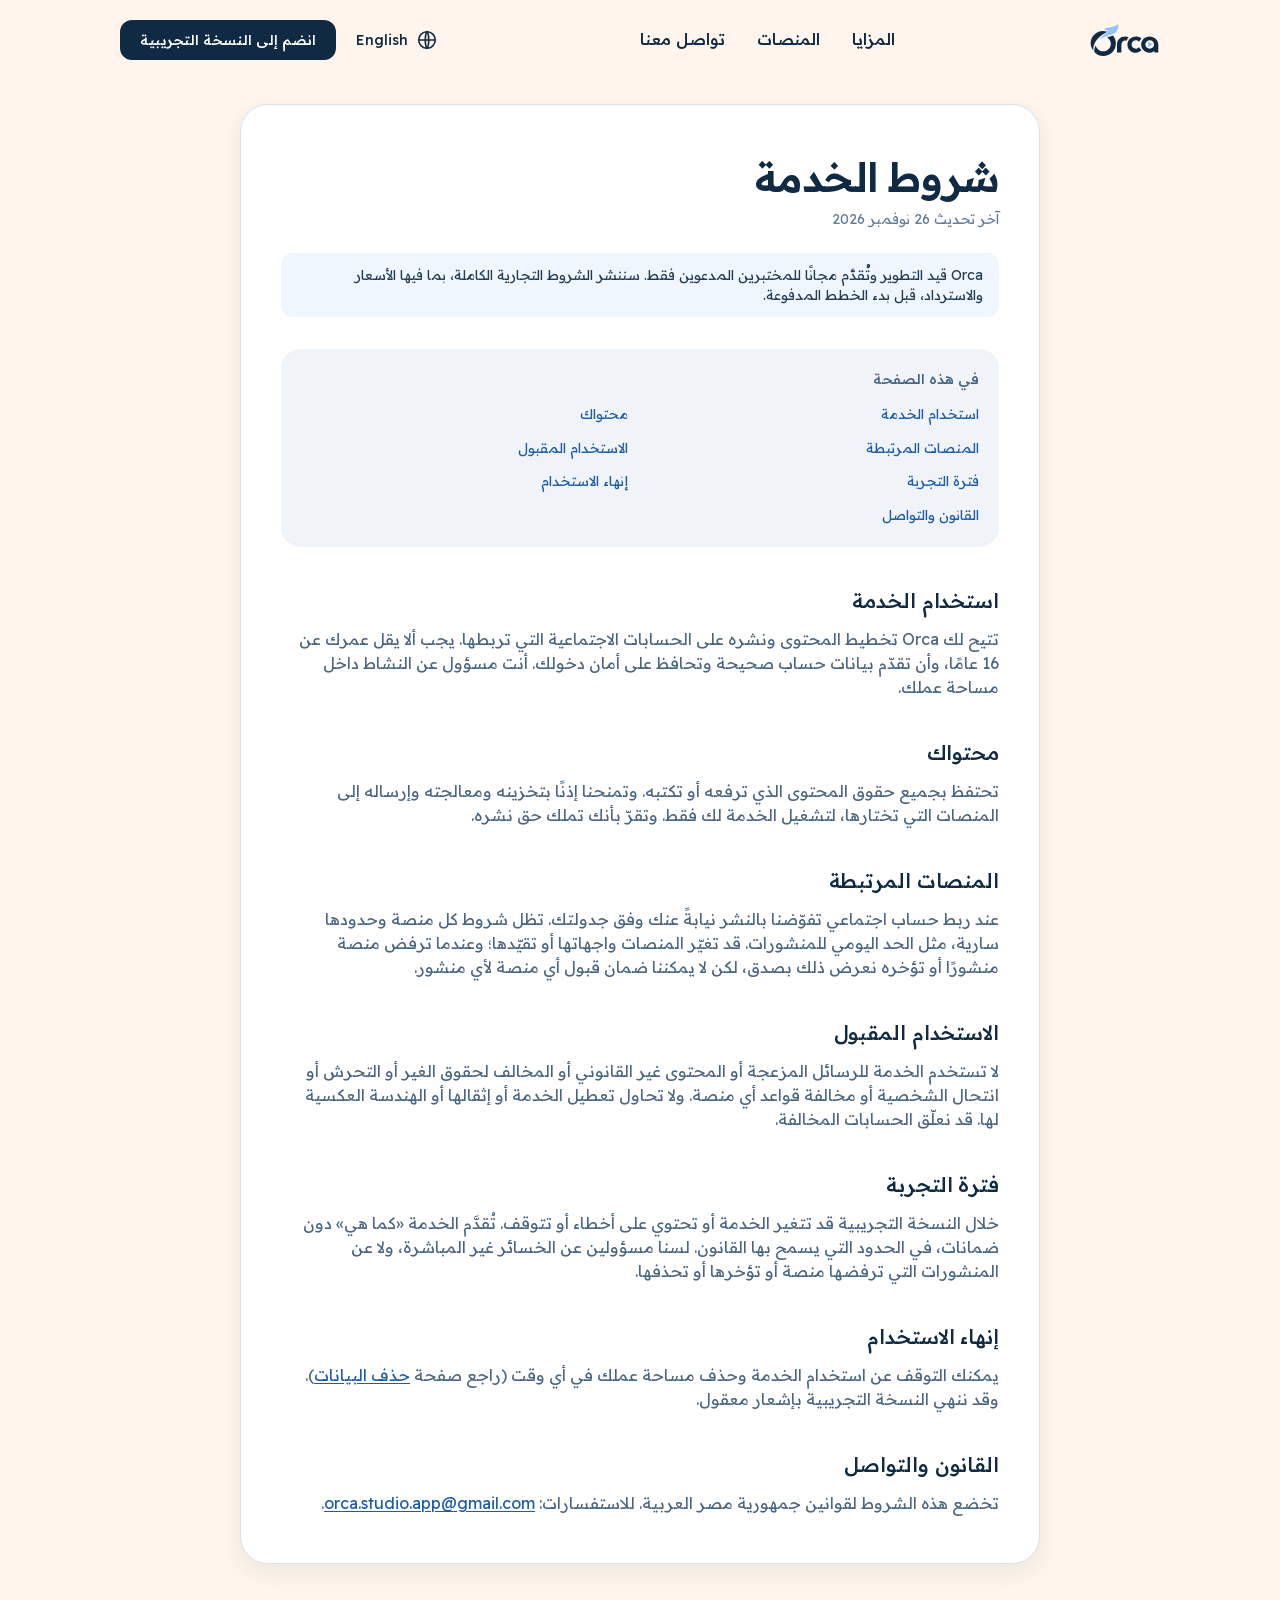
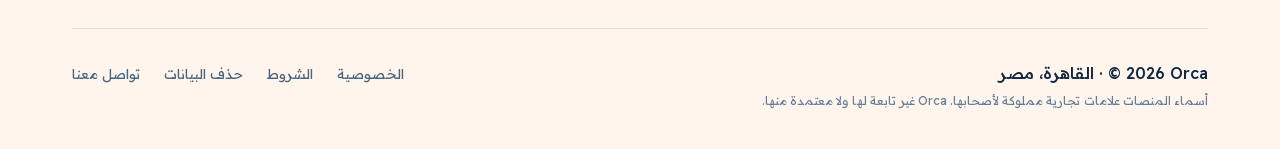
<file: ar/terms/index.html>
<!DOCTYPE html><!--t6Xz82LrDbC_FBaLzgc7p--><html lang="ar" dir="rtl" class="__variable_9d0602 __variable_fde2ff"><head><meta charSet="utf-8"/><meta name="viewport" content="width=device-width, initial-scale=1"/><link rel="preload" href="/_next/static/media/793968fa3513f5d6-s.p.woff2" as="font" crossorigin="" type="font/woff2"/><link rel="preload" href="/_next/static/media/bd9c8c62ffadd9dd-s.p.woff2" as="font" crossorigin="" type="font/woff2"/><link rel="preload" href="/_next/static/media/f952393b67d608ec-s.p.woff2" as="font" crossorigin="" type="font/woff2"/><link rel="preload" as="image" href="/brand/logo.svg"/><link rel="stylesheet" href="/_next/static/css/76c90843e236516b.css" data-precedence="next"/><link rel="preload" as="script" fetchPriority="low" href="/_next/static/chunks/webpack-8efb5bef760d4de8.js"/><script src="/_next/static/chunks/b359f95a-02f4935cffc381bb.js" async=""></script><script src="/_next/static/chunks/558-d530857d7277996b.js" async=""></script><script src="/_next/static/chunks/main-app-c270f6aff2806fbd.js" async=""></script><script src="/_next/static/chunks/907-1674f2740fec613d.js" async=""></script><script src="/_next/static/chunks/app/%5Blocale%5D/terms/page-914e626abf6bc07e.js" async=""></script><script src="/_next/static/chunks/741-afa82dc8845833c1.js" async=""></script><script src="/_next/static/chunks/app/%5Blocale%5D/layout-f8ee31081aa1ad32.js" async=""></script><script src="/_next/static/chunks/app/%5Blocale%5D/page-303bc917f2ddec80.js" async=""></script><meta name="next-size-adjust" content=""/><meta name="theme-color" content="#fff5ec"/><title>شروط الخدمة · Orca</title><meta name="description" content="قواعد استخدام Orca خلال النسخة التجريبية الخاصة."/><meta name="application-name" content="Orca"/><link rel="canonical" href="https://creator-studio-content.github.io/ar/terms/"/><link rel="alternate" hrefLang="en" href="https://creator-studio-content.github.io/en/terms/"/><link rel="alternate" hrefLang="ar" href="https://creator-studio-content.github.io/ar/terms/"/><link rel="alternate" hrefLang="x-default" href="https://creator-studio-content.github.io/en/terms/"/><meta name="format-detection" content="telephone=no, email=no"/><meta property="og:title" content="شروط الخدمة · Orca"/><meta property="og:description" content="قواعد استخدام Orca خلال النسخة التجريبية الخاصة."/><meta property="og:url" content="https://creator-studio-content.github.io/ar/terms/"/><meta property="og:site_name" content="Orca"/><meta property="og:locale" content="ar_EG"/><meta property="og:type" content="website"/><meta name="twitter:card" content="summary"/><meta name="twitter:title" content="شروط الخدمة · Orca"/><meta name="twitter:description" content="قواعد استخدام Orca خلال النسخة التجريبية الخاصة."/><link rel="icon" href="/favicon.ico" sizes="any"/><link rel="icon" href="/brand/mark.svg" type="image/svg+xml"/><script src="/_next/static/chunks/polyfills-42372ed130431b0a.js" noModule=""></script></head><body class="min-h-dvh antialiased"><div hidden=""><!--$--><!--/$--></div><a href="#main" class="sr-only focus:not-sr-only focus:fixed focus:start-4 focus:top-4 focus:z-50 focus:rounded-md focus:bg-bg-surface focus:px-4 focus:py-2 focus:text-label-m focus:shadow-float">انتقل إلى المحتوى</a><header class="mx-auto flex w-full max-w-[1440px] items-center justify-between gap-4 px-4 py-5 sm:px-8 lg:px-[120px]"><a aria-label="الصفحة الرئيسية لـ Orca" class="flex items-center gap-2.5 rounded-md" href="/ar/"><img alt="Orca" width="71" height="36" decoding="async" data-nimg="1" style="color:transparent" src="/brand/logo.svg"/></a><nav aria-label="الرئيسية" class="hidden md:block"><ul class="flex items-center gap-8"><li><a class="text-label-l text-text-primary hover:text-text-accent" href="/ar/#features">المزايا</a></li><li><a class="text-label-l text-text-primary hover:text-text-accent" href="/ar/#platforms">المنصات</a></li><li><a href="mailto:orca.studio.app@gmail.com" class="text-label-l text-text-primary hover:text-text-accent">تواصل معنا</a></li></ul></nav><div class="flex items-center gap-2 sm:gap-3"><a hrefLang="en" aria-label="تغيير اللغة: English" class="inline-flex items-center gap-2 rounded-md px-2 py-2 text-label-m text-text-primary hover:bg-bg-muted" href="/en/terms/"><img alt="" aria-hidden="true" loading="lazy" width="22" height="22" decoding="async" data-nimg="1" class="shrink-0 " style="color:transparent" src="/icons/globe.svg"/><span lang="en">English</span></a><a class="inline-flex items-center justify-center gap-2 rounded-md font-medium whitespace-nowrap transition-colors duration-150 bg-action-primary text-text-on-primary hover:bg-action-primary-hover px-5 py-2.5 text-label-m hidden sm:inline-flex" href="mailto:orca.studio.app@gmail.com?subject=Orca%20private%20beta">انضم إلى النسخة التجريبية</a></div></header><main id="main" tabindex="-1" class="outline-none"><div class="px-4 pt-6 sm:px-8"><article class="mx-auto w-full max-w-[800px] rounded-xl border border-border-default bg-bg-surface px-5 py-8 shadow-card sm:px-10 sm:py-12"><header class="flex flex-col gap-2"><h1 class="text-h2 text-text-primary sm:text-h1">شروط الخدمة</h1><p class="text-body-s text-text-muted">آخر تحديث 26 نوفمبر 2026</p></header><p role="note" class="mt-6 rounded-md bg-bg-accent-subtle px-4 py-3 text-body-s text-navy-800">Orca قيد التطوير وتُقدَّم مجانًا للمختبرين المدعوين فقط. سننشر الشروط التجارية الكاملة، بما فيها الأسعار والاسترداد، قبل بدء الخطط المدفوعة.</p><nav aria-labelledby="toc-title" class="mt-8 rounded-lg bg-bg-muted p-5"><h2 id="toc-title" class="text-label-m text-text-secondary">في هذه الصفحة</h2><ol class="mt-3 grid gap-x-6 gap-y-2 sm:grid-cols-2"><li><a href="#using" class="text-body-s text-text-accent hover:underline">استخدام الخدمة</a></li><li><a href="#content" class="text-body-s text-text-accent hover:underline">محتواك</a></li><li><a href="#platforms" class="text-body-s text-text-accent hover:underline">المنصات المرتبطة</a></li><li><a href="#acceptable-use" class="text-body-s text-text-accent hover:underline">الاستخدام المقبول</a></li><li><a href="#beta" class="text-body-s text-text-accent hover:underline">فترة التجربة</a></li><li><a href="#ending" class="text-body-s text-text-accent hover:underline">إنهاء الاستخدام</a></li><li><a href="#law" class="text-body-s text-text-accent hover:underline">القانون والتواصل</a></li></ol></nav><section id="using" aria-labelledby="using-h" class="mt-10 scroll-mt-6"><h2 id="using-h" class="text-h4 text-text-primary">استخدام الخدمة</h2><div class="mt-3 flex flex-col gap-4"><p class="text-body-m text-text-secondary">تتيح لك Orca تخطيط المحتوى ونشره على الحسابات الاجتماعية التي تربطها. يجب ألا يقل عمرك عن 16 عامًا، وأن تقدّم بيانات حساب صحيحة وتحافظ على أمان دخولك. أنت مسؤول عن النشاط داخل مساحة عملك.</p></div></section><section id="content" aria-labelledby="content-h" class="mt-10 scroll-mt-6"><h2 id="content-h" class="text-h4 text-text-primary">محتواك</h2><div class="mt-3 flex flex-col gap-4"><p class="text-body-m text-text-secondary">تحتفظ بجميع حقوق المحتوى الذي ترفعه أو تكتبه. وتمنحنا إذنًا بتخزينه ومعالجته وإرساله إلى المنصات التي تختارها، لتشغيل الخدمة لك فقط. وتقرّ بأنك تملك حق نشره.</p></div></section><section id="platforms" aria-labelledby="platforms-h" class="mt-10 scroll-mt-6"><h2 id="platforms-h" class="text-h4 text-text-primary">المنصات المرتبطة</h2><div class="mt-3 flex flex-col gap-4"><p class="text-body-m text-text-secondary">عند ربط حساب اجتماعي تفوّضنا بالنشر نيابةً عنك وفق جدولتك. تظل شروط كل منصة وحدودها سارية، مثل الحد اليومي للمنشورات. قد تغيّر المنصات واجهاتها أو تقيّدها؛ وعندما ترفض منصة منشورًا أو تؤخره نعرض ذلك بصدق، لكن لا يمكننا ضمان قبول أي منصة لأي منشور.</p></div></section><section id="acceptable-use" aria-labelledby="acceptable-use-h" class="mt-10 scroll-mt-6"><h2 id="acceptable-use-h" class="text-h4 text-text-primary">الاستخدام المقبول</h2><div class="mt-3 flex flex-col gap-4"><p class="text-body-m text-text-secondary">لا تستخدم الخدمة للرسائل المزعجة أو المحتوى غير القانوني أو المخالف لحقوق الغير أو التحرش أو انتحال الشخصية أو مخالفة قواعد أي منصة. ولا تحاول تعطيل الخدمة أو إثقالها أو الهندسة العكسية لها. قد نعلّق الحسابات المخالفة.</p></div></section><section id="beta" aria-labelledby="beta-h" class="mt-10 scroll-mt-6"><h2 id="beta-h" class="text-h4 text-text-primary">فترة التجربة</h2><div class="mt-3 flex flex-col gap-4"><p class="text-body-m text-text-secondary">خلال النسخة التجريبية قد تتغير الخدمة أو تحتوي على أخطاء أو تتوقف. تُقدَّم الخدمة «كما هي» دون ضمانات، في الحدود التي يسمح بها القانون. لسنا مسؤولين عن الخسائر غير المباشرة، ولا عن المنشورات التي ترفضها منصة أو تؤخرها أو تحذفها.</p></div></section><section id="ending" aria-labelledby="ending-h" class="mt-10 scroll-mt-6"><h2 id="ending-h" class="text-h4 text-text-primary">إنهاء الاستخدام</h2><div class="mt-3 flex flex-col gap-4"><p class="text-body-m text-text-secondary">يمكنك التوقف عن استخدام الخدمة وحذف مساحة عملك في أي وقت (راجع صفحة <a class="text-text-accent underline underline-offset-2 hover:text-blue-800" href="/ar/data-deletion/">حذف البيانات</a>). وقد ننهي النسخة التجريبية بإشعار معقول.</p></div></section><section id="law" aria-labelledby="law-h" class="mt-10 scroll-mt-6"><h2 id="law-h" class="text-h4 text-text-primary">القانون والتواصل</h2><div class="mt-3 flex flex-col gap-4"><p class="text-body-m text-text-secondary">تخضع هذه الشروط لقوانين جمهورية مصر العربية. للاستفسارات: <a href="mailto:orca.studio.app@gmail.com" class="text-text-accent underline underline-offset-2 hover:text-blue-800" dir="ltr">orca.studio.app@gmail.com</a>.</p></div></section></article></div><!--$--><!--/$--></main><footer class="mx-auto w-full max-w-[1200px] px-4 pt-16 pb-10 sm:px-8"><div class="flex flex-col gap-6 border-t border-border-default pt-8 md:flex-row md:items-start md:justify-between"><div class="flex flex-col gap-2"><p class="text-label-l text-text-primary"><span dir="ltr">© 2026 <!-- -->Orca</span> · <!-- -->القاهرة، مصر</p><p class="max-w-md text-caption text-text-muted">أسماء المنصات علامات تجارية مملوكة لأصحابها. Orca غير تابعة لها ولا معتمدة منها.</p></div><nav aria-label="قانوني"><ul class="flex flex-wrap gap-x-6 gap-y-2"><li><a class="text-body-s text-text-secondary hover:text-text-accent" href="/ar/privacy/">الخصوصية</a></li><li><a class="text-body-s text-text-secondary hover:text-text-accent" href="/ar/terms/">الشروط</a></li><li><a class="text-body-s text-text-secondary hover:text-text-accent" href="/ar/data-deletion/">حذف البيانات</a></li><li><a href="mailto:orca.studio.app@gmail.com" class="text-body-s text-text-secondary hover:text-text-accent">تواصل معنا</a></li></ul></nav></div></footer><script src="/_next/static/chunks/webpack-8efb5bef760d4de8.js" id="_R_" async=""></script><script>(self.__next_f=self.__next_f||[]).push([0])</script><script>self.__next_f.push([1,"1:\"$Sreact.fragment\"\n2:I[2369,[],\"\"]\n3:I[3749,[],\"\"]\n6:I[3636,[],\"OutletBoundary\"]\n8:I[9277,[],\"AsyncMetadataOutlet\"]\na:I[3636,[],\"ViewportBoundary\"]\nc:I[3636,[],\"MetadataBoundary\"]\nd:\"$Sreact.suspense\"\nf:I[9331,[],\"\"]\n:HL[\"/_next/static/media/793968fa3513f5d6-s.p.woff2\",\"font\",{\"crossOrigin\":\"\",\"type\":\"font/woff2\"}]\n:HL[\"/_next/static/media/bd9c8c62ffadd9dd-s.p.woff2\",\"font\",{\"crossOrigin\":\"\",\"type\":\"font/woff2\"}]\n:HL[\"/_next/static/media/f952393b67d608ec-s.p.woff2\",\"font\",{\"crossOrigin\":\"\",\"type\":\"font/woff2\"}]\n:HL[\"/_next/static/css/76c90843e236516b.css\",\"style\"]\n"])</script><script>self.__next_f.push([1,"0:{\"P\":null,\"b\":\"t6Xz82LrDbC_FBaLzgc7p\",\"p\":\"\",\"c\":[\"\",\"ar\",\"terms\",\"\"],\"i\":false,\"f\":[[[\"\",{\"children\":[[\"locale\",\"ar\",\"d\"],{\"children\":[\"terms\",{\"children\":[\"__PAGE__\",{}]}]},\"$undefined\",\"$undefined\",true]}],[\"\",[\"$\",\"$1\",\"c\",{\"children\":[null,[\"$\",\"$L2\",null,{\"parallelRouterKey\":\"children\",\"error\":\"$undefined\",\"errorStyles\":\"$undefined\",\"errorScripts\":\"$undefined\",\"template\":[\"$\",\"$L3\",null,{}],\"templateStyles\":\"$undefined\",\"templateScripts\":\"$undefined\",\"notFound\":[[[\"$\",\"title\",null,{\"children\":\"404: This page could not be found.\"}],[\"$\",\"div\",null,{\"style\":{\"fontFamily\":\"system-ui,\\\"Segoe UI\\\",Roboto,Helvetica,Arial,sans-serif,\\\"Apple Color Emoji\\\",\\\"Segoe UI Emoji\\\"\",\"height\":\"100vh\",\"textAlign\":\"center\",\"display\":\"flex\",\"flexDirection\":\"column\",\"alignItems\":\"center\",\"justifyContent\":\"center\"},\"children\":[\"$\",\"div\",null,{\"children\":[[\"$\",\"style\",null,{\"dangerouslySetInnerHTML\":{\"__html\":\"body{color:#000;background:#fff;margin:0}.next-error-h1{border-right:1px solid rgba(0,0,0,.3)}@media (prefers-color-scheme:dark){body{color:#fff;background:#000}.next-error-h1{border-right:1px solid rgba(255,255,255,.3)}}\"}}],[\"$\",\"h1\",null,{\"className\":\"next-error-h1\",\"style\":{\"display\":\"inline-block\",\"margin\":\"0 20px 0 0\",\"padding\":\"0 23px 0 0\",\"fontSize\":24,\"fontWeight\":500,\"verticalAlign\":\"top\",\"lineHeight\":\"49px\"},\"children\":404}],[\"$\",\"div\",null,{\"style\":{\"display\":\"inline-block\"},\"children\":[\"$\",\"h2\",null,{\"style\":{\"fontSize\":14,\"fontWeight\":400,\"lineHeight\":\"49px\",\"margin\":0},\"children\":\"This page could not be found.\"}]}]]}]}]],[]],\"forbidden\":\"$undefined\",\"unauthorized\":\"$undefined\"}]]}],{\"children\":[[\"locale\",\"ar\",\"d\"],[\"$\",\"$1\",\"c\",{\"children\":[[[\"$\",\"link\",\"0\",{\"rel\":\"stylesheet\",\"href\":\"/_next/static/css/76c90843e236516b.css\",\"precedence\":\"next\",\"crossOrigin\":\"$undefined\",\"nonce\":\"$undefined\"}]],\"$L4\"]}],{\"children\":[\"terms\",[\"$\",\"$1\",\"c\",{\"children\":[null,[\"$\",\"$L2\",null,{\"parallelRouterKey\":\"children\",\"error\":\"$undefined\",\"errorStyles\":\"$undefined\",\"errorScripts\":\"$undefined\",\"template\":[\"$\",\"$L3\",null,{}],\"templateStyles\":\"$undefined\",\"templateScripts\":\"$undefined\",\"notFound\":\"$undefined\",\"forbidden\":\"$undefined\",\"unauthorized\":\"$undefined\"}]]}],{\"children\":[\"__PAGE__\",[\"$\",\"$1\",\"c\",{\"children\":[\"$L5\",null,[\"$\",\"$L6\",null,{\"children\":[\"$L7\",[\"$\",\"$L8\",null,{\"promise\":\"$@9\"}]]}]]}],{},null,false]},null,false]},null,false]},null,false],[\"$\",\"$1\",\"h\",{\"children\":[null,[[\"$\",\"$La\",null,{\"children\":\"$Lb\"}],[\"$\",\"meta\",null,{\"name\":\"next-size-adjust\",\"content\":\"\"}]],[\"$\",\"$Lc\",null,{\"children\":[\"$\",\"div\",null,{\"hidden\":true,\"children\":[\"$\",\"$d\",null,{\"fallback\":null,\"children\":\"$Le\"}]}]}]]}],false]],\"m\":\"$undefined\",\"G\":[\"$f\",[]],\"s\":false,\"S\":true}\n"])</script><script>self.__next_f.push([1,"4:[\"$\",\"html\",null,{\"lang\":\"ar\",\"dir\":\"rtl\",\"className\":\"__variable_9d0602 __variable_fde2ff\",\"children\":[\"$\",\"body\",null,{\"className\":\"min-h-dvh antialiased\",\"children\":[[\"$\",\"a\",null,{\"href\":\"#main\",\"className\":\"sr-only focus:not-sr-only focus:fixed focus:start-4 focus:top-4 focus:z-50 focus:rounded-md focus:bg-bg-surface focus:px-4 focus:py-2 focus:text-label-m focus:shadow-float\",\"children\":\"انتقل إلى المحتوى\"}],\"$L10\"]}]}]\n"])</script><script>self.__next_f.push([1,"5:[\"$\",\"div\",null,{\"className\":\"px-4 pt-6 sm:px-8\",\"children\":[\"$\",\"article\",null,{\"className\":\"mx-auto w-full max-w-[800px] rounded-xl border border-border-default bg-bg-surface px-5 py-8 shadow-card sm:px-10 sm:py-12\",\"children\":[[\"$\",\"header\",null,{\"className\":\"flex flex-col gap-2\",\"children\":[[\"$\",\"h1\",null,{\"className\":\"text-h2 text-text-primary sm:text-h1\",\"children\":\"شروط الخدمة\"}],[\"$\",\"p\",null,{\"className\":\"text-body-s text-text-muted\",\"children\":\"آخر تحديث 26 نوفمبر 2026\"}]]}],[[\"$\",\"p\",\"0\",{\"role\":\"note\",\"className\":\"mt-6 rounded-md bg-bg-accent-subtle px-4 py-3 text-body-s text-navy-800\",\"children\":[[\"$\",\"$1\",\"0\",{\"children\":\"Orca قيد التطوير وتُقدَّم مجانًا للمختبرين المدعوين فقط. سننشر الشروط التجارية الكاملة، بما فيها الأسعار والاسترداد، قبل بدء الخطط المدفوعة.\"}]]}]],[\"$\",\"nav\",null,{\"aria-labelledby\":\"toc-title\",\"className\":\"mt-8 rounded-lg bg-bg-muted p-5\",\"children\":[[\"$\",\"h2\",null,{\"id\":\"toc-title\",\"className\":\"text-label-m text-text-secondary\",\"children\":\"في هذه الصفحة\"}],[\"$\",\"ol\",null,{\"className\":\"mt-3 grid gap-x-6 gap-y-2 sm:grid-cols-2\",\"children\":[[\"$\",\"li\",\"using\",{\"children\":[\"$\",\"a\",null,{\"href\":\"#using\",\"className\":\"text-body-s text-text-accent hover:underline\",\"children\":\"استخدام الخدمة\"}]}],[\"$\",\"li\",\"content\",{\"children\":[\"$\",\"a\",null,{\"href\":\"#content\",\"className\":\"text-body-s text-text-accent hover:underline\",\"children\":\"محتواك\"}]}],[\"$\",\"li\",\"platforms\",{\"children\":[\"$\",\"a\",null,{\"href\":\"#platforms\",\"className\":\"text-body-s text-text-accent hover:underline\",\"children\":\"المنصات المرتبطة\"}]}],[\"$\",\"li\",\"acceptable-use\",{\"children\":[\"$\",\"a\",null,{\"href\":\"#acceptable-use\",\"className\":\"text-body-s text-text-accent hover:underline\",\"children\":\"الاستخدام المقبول\"}]}],[\"$\",\"li\",\"beta\",{\"children\":[\"$\",\"a\",null,{\"href\":\"#beta\",\"className\":\"text-body-s text-text-accent hover:underline\",\"children\":\"فترة التجربة\"}]}],[\"$\",\"li\",\"ending\",{\"children\":[\"$\",\"a\",null,{\"href\":\"#ending\",\"className\":\"text-body-s text-text-accent hover:underline\",\"children\":\"إنهاء الاستخدام\"}]}],[\"$\",\"li\",\"law\",{\"children\":[\"$\",\"a\",null,{\"href\":\"#law\",\"className\":\"text-body-s text-text-accent hover:underline\",\"children\":\"القانون والتواصل\"}]}]]}]]}],[[\"$\",\"section\",\"using\",{\"id\":\"using\",\"aria-labelledby\":\"using-h\",\"className\":\"mt-10 scroll-mt-6\",\"children\":[[\"$\",\"h2\",null,{\"id\":\"using-h\",\"className\":\"text-h4 text-text-primary\",\"children\":\"استخدام الخدمة\"}],[\"$\",\"div\",null,{\"className\":\"mt-3 flex flex-col gap-4\",\"children\":[[\"$\",\"p\",\"0\",{\"className\":\"text-body-m text-text-secondary\",\"children\":[[\"$\",\"$1\",\"0\",{\"children\":\"تتيح لك Orca تخطيط المحتوى ونشره على الحسابات الاجتماعية التي تربطها. يجب ألا يقل عمرك عن 16 عامًا، وأن تقدّم بيانات حساب صحيحة وتحافظ على أمان دخولك. أنت مسؤول عن النشاط داخل مساحة عملك.\"}]]}]]}]]}],[\"$\",\"section\",\"content\",{\"id\":\"content\",\"aria-labelledby\":\"content-h\",\"className\":\"mt-10 scroll-mt-6\",\"children\":[[\"$\",\"h2\",null,{\"id\":\"content-h\",\"className\":\"text-h4 text-text-primary\",\"children\":\"محتواك\"}],[\"$\",\"div\",null,{\"className\":\"mt-3 flex flex-col gap-4\",\"children\":[[\"$\",\"p\",\"0\",{\"className\":\"text-body-m text-text-secondary\",\"children\":[[\"$\",\"$1\",\"0\",{\"children\":\"تحتفظ بجميع حقوق المحتوى الذي ترفعه أو تكتبه. وتمنحنا إذنًا بتخزينه ومعالجته وإرساله إلى المنصات التي تختارها، لتشغيل الخدمة لك فقط. وتقرّ بأنك تملك حق نشره.\"}]]}]]}]]}],[\"$\",\"section\",\"platforms\",{\"id\":\"platforms\",\"aria-labelledby\":\"platforms-h\",\"className\":\"mt-10 scroll-mt-6\",\"children\":[[\"$\",\"h2\",null,{\"id\":\"platforms-h\",\"className\":\"text-h4 text-text-primary\",\"children\":\"المنصات المرتبطة\"}],[\"$\",\"div\",null,{\"className\":\"mt-3 flex flex-col gap-4\",\"children\":[[\"$\",\"p\",\"0\",{\"className\":\"text-body-m text-text-secondary\",\"children\":[[\"$\",\"$1\",\"0\",{\"children\":\"عند ربط حساب اجتماعي تفوّضنا بالنشر نيابةً عنك وفق جدولتك. تظل شروط كل منصة وحدودها سارية، مثل الحد اليومي للمنشورات. قد تغيّر المنصات واجهاتها أو تقيّدها؛ وعندما ترفض منصة منشورًا أو تؤخره نعرض ذلك بصدق، لكن لا يمكننا ضمان قبول أي منصة لأي منشور.\"}]]}]]}]]}],[\"$\",\"section\",\"acceptable-use\",{\"id\":\"acceptable-use\",\"aria-labelledby\":\"acceptable-use-h\",\"className\":\"mt-10 scroll-mt-6\",\"children\":[[\"$\",\"h2\",null,{\"id\":\"acceptable-use-h\",\"className\":\"text-h4 text-text-primary\",\"children\":\"الاستخدام المقبول\"}],\"$L11\"]}],\"$L12\",\"$L13\",\"$L14\"]]}]}]\n"])</script><script>self.__next_f.push([1,"11:[\"$\",\"div\",null,{\"className\":\"mt-3 flex flex-col gap-4\",\"children\":[[\"$\",\"p\",\"0\",{\"className\":\"text-body-m text-text-secondary\",\"children\":[[\"$\",\"$1\",\"0\",{\"children\":\"لا تستخدم الخدمة للرسائل المزعجة أو المحتوى غير القانوني أو المخالف لحقوق الغير أو التحرش أو انتحال الشخصية أو مخالفة قواعد أي منصة. ولا تحاول تعطيل الخدمة أو إثقالها أو الهندسة العكسية لها. قد نعلّق الحسابات المخالفة.\"}]]}]]}]\n12:[\"$\",\"section\",\"beta\",{\"id\":\"beta\",\"aria-labelledby\":\"beta-h\",\"className\":\"mt-10 scroll-mt-6\",\"children\":[[\"$\",\"h2\",null,{\"id\":\"beta-h\",\"className\":\"text-h4 text-text-primary\",\"children\":\"فترة التجربة\"}],[\"$\",\"div\",null,{\"className\":\"mt-3 flex flex-col gap-4\",\"children\":[[\"$\",\"p\",\"0\",{\"className\":\"text-body-m text-text-secondary\",\"children\":[[\"$\",\"$1\",\"0\",{\"children\":\"خلال النسخة التجريبية قد تتغير الخدمة أو تحتوي على أخطاء أو تتوقف. تُقدَّم الخدمة «كما هي» دون ضمانات، في الحدود التي يسمح بها القانون. لسنا مسؤولين عن الخسائر غير المباشرة، ولا عن المنشورات التي ترفضها منصة أو تؤخرها أو تحذفها.\"}]]}]]}]]}]\n13:[\"$\",\"section\",\"ending\",{\"id\":\"ending\",\"aria-labelledby\":\"ending-h\",\"className\":\"mt-10 scroll-mt-6\",\"children\":[[\"$\",\"h2\",null,{\"id\":\"ending-h\",\"className\":\"text-h4 text-text-primary\",\"children\":\"إنهاء الاستخدام\"}],[\"$\",\"div\",null,{\"className\":\"mt-3 flex flex-col gap-4\",\"children\":[[\"$\",\"p\",\"0\",{\"className\":\"text-body-m text-text-secondary\",\"children\":[[\"$\",\"$1\",\"0\",{\"children\":\"يمكنك التوقف عن استخدام الخدمة وحذف مساحة عملك في أي وقت (راجع صفحة \"}],\"$L15\",[\"$\",\"$1\",\"2\",{\"children\":\"). وقد ننهي النسخة التجريبية بإشعار معقول.\"}]]}]]}]]}]\n14:[\"$\",\"sec"])</script><script>self.__next_f.push([1,"tion\",\"law\",{\"id\":\"law\",\"aria-labelledby\":\"law-h\",\"className\":\"mt-10 scroll-mt-6\",\"children\":[[\"$\",\"h2\",null,{\"id\":\"law-h\",\"className\":\"text-h4 text-text-primary\",\"children\":\"القانون والتواصل\"}],[\"$\",\"div\",null,{\"className\":\"mt-3 flex flex-col gap-4\",\"children\":[[\"$\",\"p\",\"0\",{\"className\":\"text-body-m text-text-secondary\",\"children\":[[\"$\",\"$1\",\"0\",{\"children\":\"تخضع هذه الشروط لقوانين جمهورية مصر العربية. للاستفسارات: \"}],[\"$\",\"a\",\"1\",{\"href\":\"mailto:orca.studio.app@gmail.com\",\"className\":\"text-text-accent underline underline-offset-2 hover:text-blue-800\",\"dir\":\"ltr\",\"children\":\"orca.studio.app@gmail.com\"}],[\"$\",\"$1\",\"2\",{\"children\":\".\"}]]}]]}]]}]\n"])</script><script>self.__next_f.push([1,"16:I[199,[\"907\",\"static/chunks/907-1674f2740fec613d.js\",\"477\",\"static/chunks/app/%5Blocale%5D/terms/page-914e626abf6bc07e.js\"],\"default\"]\n15:[\"$\",\"$L16\",\"1\",{\"ref\":\"$undefined\",\"href\":\"/ar/data-deletion\",\"locale\":\"$undefined\",\"localeCookie\":{\"name\":\"NEXT_LOCALE\",\"sameSite\":\"lax\"},\"className\":\"text-text-accent underline underline-offset-2 hover:text-blue-800\",\"children\":\"حذف البيانات\"}]\n"])</script><script>self.__next_f.push([1,"17:I[3469,[\"907\",\"static/chunks/907-1674f2740fec613d.js\",\"477\",\"static/chunks/app/%5Blocale%5D/terms/page-914e626abf6bc07e.js\"],\"default\"]\nb:[[\"$\",\"meta\",\"0\",{\"charSet\":\"utf-8\"}],[\"$\",\"meta\",\"1\",{\"name\":\"viewport\",\"content\":\"width=device-width, initial-scale=1\"}],[\"$\",\"meta\",\"2\",{\"name\":\"theme-color\",\"content\":\"#fff5ec\"}]]\n"])</script><script>self.__next_f.push([1,"10:[\"$\",\"$L17\",null,{\"formats\":\"$undefined\",\"locale\":\"ar\",\"messages\":{\"meta\":{\"homeTitle\":\"Orca — اصنع مرة، وانشر في كل مكان\",\"homeDescription\":\"احفظ أفكارك، ونظّم تقويمك، وانشر على إنستغرام وتيك توك ويوتيوب وإكس ولينكدإن وغيرها في اللحظة نفسها، عبر الواجهات الرسمية لكل منصة.\",\"privacyTitle\":\"سياسة الخصوصية\",\"termsTitle\":\"شروط الخدمة\",\"deletionTitle\":\"حذف بياناتك\"},\"skipLink\":\"انتقل إلى المحتوى\",\"nav\":{\"label\":\"الرئيسية\",\"home\":\"الصفحة الرئيسية لـ Orca\",\"features\":\"المزايا\",\"platforms\":\"المنصات\",\"contact\":\"تواصل معنا\",\"joinBeta\":\"انضم إلى النسخة التجريبية\",\"language\":\"تغيير اللغة\",\"switchTo\":\"English\"},\"hero\":{\"eyebrow\":\"ينشر عبر الواجهات الرسمية للمنصات\",\"titleCreate\":\"اصنع\",\"titleOnce\":\"مرة،\",\"titleRest\":\"وانشر في كل مكان\",\"subtitle\":\"احفظ أفكارك، ونظّم تقويمك، وانشر تلقائيًا على إنستغرام وتيك توك ويوتيوب وإكس ولينكدإن وغيرها، كلها في اللحظة نفسها.\",\"cta\":\"انضم إلى النسخة التجريبية الخاصة\",\"ctaSubject\":\"Orca private beta\",\"status\":\"قيد التطوير · نسخة تجريبية خاصة في 2027\",\"publishesTo\":\"ينشر على\",\"pinterest\":\"· بنترست قريبًا\"},\"preview\":{\"label\":\"معاينة تقويم Orca\",\"thisWeek\":\"هذا الأسبوع\",\"newPost\":\"+ منشور جديد\",\"postTo\":\"انشر على\",\"publishedTitle\":\"نُشر على 3 منصات\",\"publishedSub\":\"إنستغرام · تيك توك · يوتيوب — الآن\",\"aiLabel\":\"✦ فكرة بالذكاء الاصطناعي\",\"aiText\":\"«حوّل فيديو الثلاثاء إلى 3 مقاطع Shorts بهذه البدايات الجذابة…»\",\"status\":{\"scheduled\":\"مجدول\",\"published\":\"منشور\",\"needsAction\":\"يحتاج إجراء\"},\"days\":{\"mon\":\"الإثنين 30\",\"tue\":\"الثلاثاء 1\",\"wed\":\"الأربعاء 2\",\"thu\":\"الخميس 3\",\"fri\":\"الجمعة 4\"},\"posts\":{\"reel\":\"ريل: 3 حيل للمونتاج\",\"vlog\":\"جولة في الاستوديو\",\"poll\":\"استطلاع: الموضوع القادم؟\",\"bts\":\"كواليس التصوير\",\"collab\":\"إعلان تعاون\",\"recap\":\"ملخص الأسبوع\"},\"all5\":\"الخمس كلها\"},\"features\":{\"heading\":\"لماذا يختار صنّاع المحتوى Orca\",\"noCard\":\"لا حاجة لبطاقة ائتمان\",\"platforms\":\"7 منصات بنقرة واحدة\",\"ai\":\"أفكار بالذكاء الاصطناعي\"},\"footer\":{\"legal\":\"قانوني\",\"privacy\":\"الخصوصية\",\"terms\":\"الشروط\",\"deletion\":\"حذف البيانات\",\"contact\":\"تواصل معنا\",\"location\":\"القاهرة، مصر\",\"disclaimer\":\"أسماء المنصات علامات تجارية مملوكة لأصحابها. Orca غير تابعة لها ولا معتمدة منها.\"},\"legal\":{\"updated\":\"آخر تحديث {date}\",\"contents\":\"في هذه الصفحة\",\"backHome\":\"العودة إلى الرئيسية\"},\"notFound\":{\"title\":\"الصفحة غير موجودة\",\"body\":\"الصفحة التي تبحث عنها غير موجودة أو نُقلت.\",\"home\":\"اذهب إلى الصفحة الرئيسية\"}},\"now\":\"$undefined\",\"timeZone\":\"UTC\",\"children\":[\"$L18\",[\"$\",\"main\",null,{\"id\":\"main\",\"tabIndex\":-1,\"className\":\"outline-none\",\"children\":[\"$\",\"$L2\",null,{\"parallelRouterKey\":\"children\",\"error\":\"$undefined\",\"errorStyles\":\"$undefined\",\"errorScripts\":\"$undefined\",\"template\":[\"$\",\"$L3\",null,{}],\"templateStyles\":\"$undefined\",\"templateScripts\":\"$undefined\",\"notFound\":[\"$L19\",[]],\"forbidden\":\"$undefined\",\"unauthorized\":\"$undefined\"}]}],\"$L1a\"]}]\n"])</script><script>self.__next_f.push([1,"7:null\n"])</script><script>self.__next_f.push([1,"19:[\"$\",\"section\",null,{\"className\":\"mx-auto flex max-w-[560px] flex-col items-center gap-4 px-4 py-24 text-center\",\"children\":[[\"$\",\"h1\",null,{\"className\":\"text-h2 text-text-primary\",\"children\":\"الصفحة غير موجودة\"}],[\"$\",\"p\",null,{\"className\":\"text-body-l text-text-secondary\",\"children\":\"الصفحة التي تبحث عنها غير موجودة أو نُقلت.\"}],\"$L1b\"]}]\n"])</script><script>self.__next_f.push([1,"1a:[\"$\",\"footer\",null,{\"className\":\"mx-auto w-full max-w-[1200px] px-4 pt-16 pb-10 sm:px-8\",\"children\":[\"$\",\"div\",null,{\"className\":\"flex flex-col gap-6 border-t border-border-default pt-8 md:flex-row md:items-start md:justify-between\",\"children\":[[\"$\",\"div\",null,{\"className\":\"flex flex-col gap-2\",\"children\":[[\"$\",\"p\",null,{\"className\":\"text-label-l text-text-primary\",\"children\":[[\"$\",\"span\",null,{\"dir\":\"ltr\",\"children\":[\"© 2026 \",\"Orca\"]}],\" · \",\"القاهرة، مصر\"]}],[\"$\",\"p\",null,{\"className\":\"max-w-md text-caption text-text-muted\",\"children\":\"أسماء المنصات علامات تجارية مملوكة لأصحابها. Orca غير تابعة لها ولا معتمدة منها.\"}]]}],[\"$\",\"nav\",null,{\"aria-label\":\"قانوني\",\"children\":[\"$\",\"ul\",null,{\"className\":\"flex flex-wrap gap-x-6 gap-y-2\",\"children\":[[\"$\",\"li\",null,{\"children\":\"$L1c\"}],[\"$\",\"li\",null,{\"children\":\"$L1d\"}],[\"$\",\"li\",null,{\"children\":\"$L1e\"}],[\"$\",\"li\",null,{\"children\":[\"$\",\"a\",null,{\"href\":\"mailto:orca.studio.app@gmail.com\",\"className\":\"text-body-s text-text-secondary hover:text-text-accent\",\"children\":\"تواصل معنا\"}]}]]}]}]]}]}]\n"])</script><script>self.__next_f.push([1,"1b:[\"$\",\"$L16\",null,{\"ref\":\"$undefined\",\"href\":\"/ar\",\"locale\":\"$undefined\",\"localeCookie\":\"$15:props:localeCookie\",\"className\":\"inline-flex items-center justify-center gap-2 rounded-md font-medium whitespace-nowrap transition-colors duration-150 bg-action-primary text-text-on-primary hover:bg-action-primary-hover px-7 py-4 text-label-l\",\"children\":\"اذهب إلى الصفحة الرئيسية\"}]\n"])</script><script>self.__next_f.push([1,"22:I[242,[\"907\",\"static/chunks/907-1674f2740fec613d.js\",\"741\",\"static/chunks/741-afa82dc8845833c1.js\",\"450\",\"static/chunks/app/%5Blocale%5D/layout-f8ee31081aa1ad32.js\"],\"LocaleSwitch\"]\n"])</script><script>self.__next_f.push([1,"18:[\"$\",\"header\",null,{\"className\":\"mx-auto flex w-full max-w-[1440px] items-center justify-between gap-4 px-4 py-5 sm:px-8 lg:px-[120px]\",\"children\":[\"$L1f\",[\"$\",\"nav\",null,{\"aria-label\":\"الرئيسية\",\"className\":\"hidden md:block\",\"children\":[\"$\",\"ul\",null,{\"className\":\"flex items-center gap-8\",\"children\":[[\"$\",\"li\",null,{\"children\":\"$L20\"}],[\"$\",\"li\",null,{\"children\":\"$L21\"}],[\"$\",\"li\",null,{\"children\":[\"$\",\"a\",null,{\"href\":\"mailto:orca.studio.app@gmail.com\",\"className\":\"text-label-l text-text-primary hover:text-text-accent\",\"children\":\"تواصل معنا\"}]}]]}]}],[\"$\",\"div\",null,{\"className\":\"flex items-center gap-2 sm:gap-3\",\"children\":[[\"$\",\"$L22\",null,{}],[\"$\",\"a\",null,{\"className\":\"inline-flex items-center justify-center gap-2 rounded-md font-medium whitespace-nowrap transition-colors duration-150 bg-action-primary text-text-on-primary hover:bg-action-primary-hover px-5 py-2.5 text-label-m hidden sm:inline-flex\",\"href\":\"mailto:orca.studio.app@gmail.com?subject=Orca%20private%20beta\",\"children\":\"انضم إلى النسخة التجريبية\"}]]}]]}]\n"])</script><script>self.__next_f.push([1,"1c:[\"$\",\"$L16\",null,{\"ref\":\"$undefined\",\"href\":\"/ar/privacy\",\"locale\":\"$undefined\",\"localeCookie\":\"$15:props:localeCookie\",\"className\":\"text-body-s text-text-secondary hover:text-text-accent\",\"children\":\"الخصوصية\"}]\n1d:[\"$\",\"$L16\",null,{\"ref\":\"$undefined\",\"href\":\"/ar/terms\",\"locale\":\"$undefined\",\"localeCookie\":\"$15:props:localeCookie\",\"className\":\"text-body-s text-text-secondary hover:text-text-accent\",\"children\":\"الشروط\"}]\n1e:[\"$\",\"$L16\",null,{\"ref\":\"$undefined\",\"href\":\"/ar/data-deletion\",\"locale\":\"$undefined\",\"localeCookie\":\"$15:props:localeCookie\",\"className\":\"text-body-s text-text-secondary hover:text-text-accent\",\"children\":\"حذف البيانات\"}]\n"])</script><script>self.__next_f.push([1,"23:I[2741,[\"907\",\"static/chunks/907-1674f2740fec613d.js\",\"741\",\"static/chunks/741-afa82dc8845833c1.js\",\"465\",\"static/chunks/app/%5Blocale%5D/page-303bc917f2ddec80.js\"],\"Image\"]\n1f:[\"$\",\"$L16\",null,{\"ref\":\"$undefined\",\"href\":\"/ar\",\"locale\":\"$undefined\",\"localeCookie\":\"$15:props:localeCookie\",\"aria-label\":\"الصفحة الرئيسية لـ Orca\",\"className\":\"flex items-center gap-2.5 rounded-md\",\"children\":[\"$\",\"$L23\",null,{\"src\":\"/brand/logo.svg\",\"width\":71,\"height\":36,\"alt\":\"Orca\",\"priority\":true,\"unoptimized\":true}]}]\n20:[\"$\",\"$L16\",null,{\"ref\":\"$undefined\",\"href\":\"/ar/#features\",\"locale\":\"$undefined\",\"localeCookie\":\"$15:props:localeCookie\",\"className\":\"text-label-l text-text-primary hover:text-text-accent\",\"children\":\"المزايا\"}]\n21:[\"$\",\"$L16\",null,{\"ref\":\"$undefined\",\"href\":\"/ar/#platforms\",\"locale\":\"$undefined\",\"localeCookie\":\"$15:props:localeCookie\",\"className\":\"text-label-l text-text-primary hover:text-text-accent\",\"children\":\"المنصات\"}]\n"])</script><script>self.__next_f.push([1,"24:I[8405,[],\"IconMark\"]\n"])</script><script>self.__next_f.push([1,"9:{\"metadata\":[[\"$\",\"title\",\"0\",{\"children\":\"شروط الخدمة · Orca\"}],[\"$\",\"meta\",\"1\",{\"name\":\"description\",\"content\":\"قواعد استخدام Orca خلال النسخة التجريبية الخاصة.\"}],[\"$\",\"meta\",\"2\",{\"name\":\"application-name\",\"content\":\"Orca\"}],[\"$\",\"link\",\"3\",{\"rel\":\"canonical\",\"href\":\"https://creator-studio-content.github.io/ar/terms/\"}],[\"$\",\"link\",\"4\",{\"rel\":\"alternate\",\"hrefLang\":\"en\",\"href\":\"https://creator-studio-content.github.io/en/terms/\"}],[\"$\",\"link\",\"5\",{\"rel\":\"alternate\",\"hrefLang\":\"ar\",\"href\":\"https://creator-studio-content.github.io/ar/terms/\"}],[\"$\",\"link\",\"6\",{\"rel\":\"alternate\",\"hrefLang\":\"x-default\",\"href\":\"https://creator-studio-content.github.io/en/terms/\"}],[\"$\",\"meta\",\"7\",{\"name\":\"format-detection\",\"content\":\"telephone=no, email=no\"}],[\"$\",\"meta\",\"8\",{\"property\":\"og:title\",\"content\":\"شروط الخدمة · Orca\"}],[\"$\",\"meta\",\"9\",{\"property\":\"og:description\",\"content\":\"قواعد استخدام Orca خلال النسخة التجريبية الخاصة.\"}],[\"$\",\"meta\",\"10\",{\"property\":\"og:url\",\"content\":\"https://creator-studio-content.github.io/ar/terms/\"}],[\"$\",\"meta\",\"11\",{\"property\":\"og:site_name\",\"content\":\"Orca\"}],[\"$\",\"meta\",\"12\",{\"property\":\"og:locale\",\"content\":\"ar_EG\"}],[\"$\",\"meta\",\"13\",{\"property\":\"og:type\",\"content\":\"website\"}],[\"$\",\"meta\",\"14\",{\"name\":\"twitter:card\",\"content\":\"summary\"}],[\"$\",\"meta\",\"15\",{\"name\":\"twitter:title\",\"content\":\"شروط الخدمة · Orca\"}],[\"$\",\"meta\",\"16\",{\"name\":\"twitter:description\",\"content\":\"قواعد استخدام Orca خلال النسخة التجريبية الخاصة.\"}],[\"$\",\"link\",\"17\",{\"rel\":\"icon\",\"href\":\"/favicon.ico\",\"sizes\":\"any\"}],[\"$\",\"link\",\"18\",{\"rel\":\"icon\",\"href\":\"/brand/mark.svg\",\"type\":\"image/svg+xml\"}],[\"$\",\"$L24\",\"19\",{}]],\"error\":null,\"digest\":\"$undefined\"}\n"])</script><script>self.__next_f.push([1,"e:\"$9:metadata\"\n"])</script></body></html>
</file>
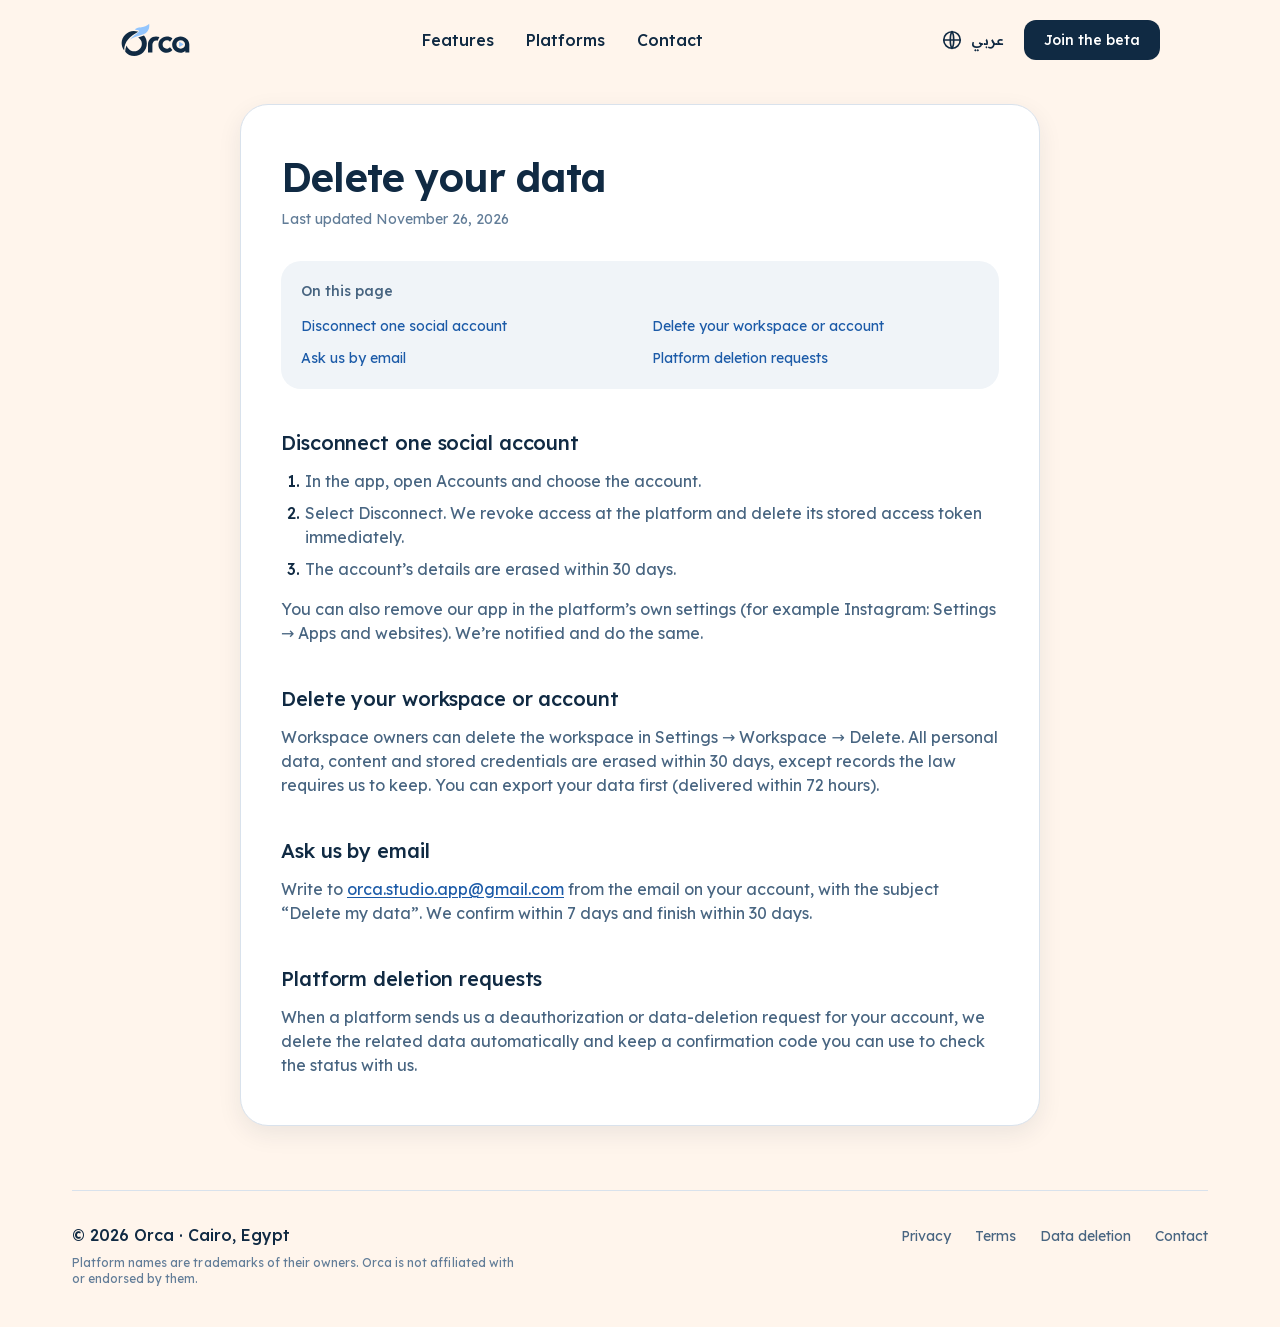
<file: en/data-deletion/index.html>
<!DOCTYPE html><!--t6Xz82LrDbC_FBaLzgc7p--><html lang="en" dir="ltr" class="__variable_9d0602 __variable_fde2ff"><head><meta charSet="utf-8"/><meta name="viewport" content="width=device-width, initial-scale=1"/><link rel="preload" href="/_next/static/media/793968fa3513f5d6-s.p.woff2" as="font" crossorigin="" type="font/woff2"/><link rel="preload" href="/_next/static/media/bd9c8c62ffadd9dd-s.p.woff2" as="font" crossorigin="" type="font/woff2"/><link rel="preload" href="/_next/static/media/f952393b67d608ec-s.p.woff2" as="font" crossorigin="" type="font/woff2"/><link rel="preload" as="image" href="/brand/logo.svg"/><link rel="stylesheet" href="/_next/static/css/76c90843e236516b.css" data-precedence="next"/><link rel="preload" as="script" fetchPriority="low" href="/_next/static/chunks/webpack-8efb5bef760d4de8.js"/><script src="/_next/static/chunks/b359f95a-02f4935cffc381bb.js" async=""></script><script src="/_next/static/chunks/558-d530857d7277996b.js" async=""></script><script src="/_next/static/chunks/main-app-c270f6aff2806fbd.js" async=""></script><script src="/_next/static/chunks/907-1674f2740fec613d.js" async=""></script><script src="/_next/static/chunks/app/%5Blocale%5D/data-deletion/page-914e626abf6bc07e.js" async=""></script><script src="/_next/static/chunks/741-afa82dc8845833c1.js" async=""></script><script src="/_next/static/chunks/app/%5Blocale%5D/layout-f8ee31081aa1ad32.js" async=""></script><script src="/_next/static/chunks/app/%5Blocale%5D/page-303bc917f2ddec80.js" async=""></script><meta name="next-size-adjust" content=""/><meta name="theme-color" content="#fff5ec"/><title>Delete your data · Orca</title><meta name="description" content="How to disconnect an account, delete your workspace or ask us to delete your data."/><meta name="application-name" content="Orca"/><link rel="canonical" href="https://creator-studio-content.github.io/en/data-deletion/"/><link rel="alternate" hrefLang="en" href="https://creator-studio-content.github.io/en/data-deletion/"/><link rel="alternate" hrefLang="ar" href="https://creator-studio-content.github.io/ar/data-deletion/"/><link rel="alternate" hrefLang="x-default" href="https://creator-studio-content.github.io/en/data-deletion/"/><meta name="format-detection" content="telephone=no, email=no"/><meta property="og:title" content="Delete your data · Orca"/><meta property="og:description" content="How to disconnect an account, delete your workspace or ask us to delete your data."/><meta property="og:url" content="https://creator-studio-content.github.io/en/data-deletion/"/><meta property="og:site_name" content="Orca"/><meta property="og:locale" content="en_US"/><meta property="og:type" content="website"/><meta name="twitter:card" content="summary"/><meta name="twitter:title" content="Delete your data · Orca"/><meta name="twitter:description" content="How to disconnect an account, delete your workspace or ask us to delete your data."/><link rel="icon" href="/favicon.ico" sizes="any"/><link rel="icon" href="/brand/mark.svg" type="image/svg+xml"/><script src="/_next/static/chunks/polyfills-42372ed130431b0a.js" noModule=""></script></head><body class="min-h-dvh antialiased"><div hidden=""><!--$--><!--/$--></div><a href="#main" class="sr-only focus:not-sr-only focus:fixed focus:start-4 focus:top-4 focus:z-50 focus:rounded-md focus:bg-bg-surface focus:px-4 focus:py-2 focus:text-label-m focus:shadow-float">Skip to content</a><header class="mx-auto flex w-full max-w-[1440px] items-center justify-between gap-4 px-4 py-5 sm:px-8 lg:px-[120px]"><a aria-label="Orca home" class="flex items-center gap-2.5 rounded-md" href="/en/"><img alt="Orca" width="71" height="36" decoding="async" data-nimg="1" style="color:transparent" src="/brand/logo.svg"/></a><nav aria-label="Main" class="hidden md:block"><ul class="flex items-center gap-8"><li><a class="text-label-l text-text-primary hover:text-text-accent" href="/en/#features">Features</a></li><li><a class="text-label-l text-text-primary hover:text-text-accent" href="/en/#platforms">Platforms</a></li><li><a href="mailto:orca.studio.app@gmail.com" class="text-label-l text-text-primary hover:text-text-accent">Contact</a></li></ul></nav><div class="flex items-center gap-2 sm:gap-3"><a hrefLang="ar" aria-label="Change language: عربي" class="inline-flex items-center gap-2 rounded-md px-2 py-2 text-label-m text-text-primary hover:bg-bg-muted" href="/ar/data-deletion/"><img alt="" aria-hidden="true" loading="lazy" width="22" height="22" decoding="async" data-nimg="1" class="shrink-0 " style="color:transparent" src="/icons/globe.svg"/><span lang="ar">عربي</span></a><a class="inline-flex items-center justify-center gap-2 rounded-md font-medium whitespace-nowrap transition-colors duration-150 bg-action-primary text-text-on-primary hover:bg-action-primary-hover px-5 py-2.5 text-label-m hidden sm:inline-flex" href="mailto:orca.studio.app@gmail.com?subject=Orca%20private%20beta">Join the beta</a></div></header><main id="main" tabindex="-1" class="outline-none"><div class="px-4 pt-6 sm:px-8"><article class="mx-auto w-full max-w-[800px] rounded-xl border border-border-default bg-bg-surface px-5 py-8 shadow-card sm:px-10 sm:py-12"><header class="flex flex-col gap-2"><h1 class="text-h2 text-text-primary sm:text-h1">Delete your data</h1><p class="text-body-s text-text-muted">Last updated November 26, 2026</p></header><nav aria-labelledby="toc-title" class="mt-8 rounded-lg bg-bg-muted p-5"><h2 id="toc-title" class="text-label-m text-text-secondary">On this page</h2><ol class="mt-3 grid gap-x-6 gap-y-2 sm:grid-cols-2"><li><a href="#disconnect" class="text-body-s text-text-accent hover:underline">Disconnect one social account</a></li><li><a href="#workspace" class="text-body-s text-text-accent hover:underline">Delete your workspace or account</a></li><li><a href="#email" class="text-body-s text-text-accent hover:underline">Ask us by email</a></li><li><a href="#platform-requests" class="text-body-s text-text-accent hover:underline">Platform deletion requests</a></li></ol></nav><section id="disconnect" aria-labelledby="disconnect-h" class="mt-10 scroll-mt-6"><h2 id="disconnect-h" class="text-h4 text-text-primary">Disconnect one social account</h2><div class="mt-3 flex flex-col gap-4"><ol class="flex list-decimal flex-col gap-2 ps-6 text-body-m text-text-secondary marker:font-medium marker:text-text-primary"><li>In the app, open Accounts and choose the account.</li><li>Select Disconnect. We revoke access at the platform and delete its stored access token immediately.</li><li>The account’s details are erased within 30 days.</li></ol><p class="text-body-m text-text-secondary">You can also remove our app in the platform’s own settings (for example Instagram: Settings → Apps and websites). We’re notified and do the same.</p></div></section><section id="workspace" aria-labelledby="workspace-h" class="mt-10 scroll-mt-6"><h2 id="workspace-h" class="text-h4 text-text-primary">Delete your workspace or account</h2><div class="mt-3 flex flex-col gap-4"><p class="text-body-m text-text-secondary">Workspace owners can delete the workspace in Settings → Workspace → Delete. All personal data, content and stored credentials are erased within 30 days, except records the law requires us to keep. You can export your data first (delivered within 72 hours).</p></div></section><section id="email" aria-labelledby="email-h" class="mt-10 scroll-mt-6"><h2 id="email-h" class="text-h4 text-text-primary">Ask us by email</h2><div class="mt-3 flex flex-col gap-4"><p class="text-body-m text-text-secondary">Write to <a href="mailto:orca.studio.app@gmail.com" class="text-text-accent underline underline-offset-2 hover:text-blue-800" dir="ltr">orca.studio.app@gmail.com</a> from the email on your account, with the subject “Delete my data”. We confirm within 7 days and finish within 30 days.</p></div></section><section id="platform-requests" aria-labelledby="platform-requests-h" class="mt-10 scroll-mt-6"><h2 id="platform-requests-h" class="text-h4 text-text-primary">Platform deletion requests</h2><div class="mt-3 flex flex-col gap-4"><p class="text-body-m text-text-secondary">When a platform sends us a deauthorization or data-deletion request for your account, we delete the related data automatically and keep a confirmation code you can use to check the status with us.</p></div></section></article></div><!--$--><!--/$--></main><footer class="mx-auto w-full max-w-[1200px] px-4 pt-16 pb-10 sm:px-8"><div class="flex flex-col gap-6 border-t border-border-default pt-8 md:flex-row md:items-start md:justify-between"><div class="flex flex-col gap-2"><p class="text-label-l text-text-primary"><span dir="ltr">© 2026 <!-- -->Orca</span> · <!-- -->Cairo, Egypt</p><p class="max-w-md text-caption text-text-muted">Platform names are trademarks of their owners. Orca is not affiliated with or endorsed by them.</p></div><nav aria-label="Legal"><ul class="flex flex-wrap gap-x-6 gap-y-2"><li><a class="text-body-s text-text-secondary hover:text-text-accent" href="/en/privacy/">Privacy</a></li><li><a class="text-body-s text-text-secondary hover:text-text-accent" href="/en/terms/">Terms</a></li><li><a class="text-body-s text-text-secondary hover:text-text-accent" href="/en/data-deletion/">Data deletion</a></li><li><a href="mailto:orca.studio.app@gmail.com" class="text-body-s text-text-secondary hover:text-text-accent">Contact</a></li></ul></nav></div></footer><script src="/_next/static/chunks/webpack-8efb5bef760d4de8.js" id="_R_" async=""></script><script>(self.__next_f=self.__next_f||[]).push([0])</script><script>self.__next_f.push([1,"1:\"$Sreact.fragment\"\n2:I[2369,[],\"\"]\n3:I[3749,[],\"\"]\n6:I[3636,[],\"OutletBoundary\"]\n8:I[9277,[],\"AsyncMetadataOutlet\"]\na:I[3636,[],\"ViewportBoundary\"]\nc:I[3636,[],\"MetadataBoundary\"]\nd:\"$Sreact.suspense\"\nf:I[9331,[],\"\"]\n:HL[\"/_next/static/media/793968fa3513f5d6-s.p.woff2\",\"font\",{\"crossOrigin\":\"\",\"type\":\"font/woff2\"}]\n:HL[\"/_next/static/media/bd9c8c62ffadd9dd-s.p.woff2\",\"font\",{\"crossOrigin\":\"\",\"type\":\"font/woff2\"}]\n:HL[\"/_next/static/media/f952393b67d608ec-s.p.woff2\",\"font\",{\"crossOrigin\":\"\",\"type\":\"font/woff2\"}]\n:HL[\"/_next/static/css/76c90843e236516b.css\",\"style\"]\n"])</script><script>self.__next_f.push([1,"0:{\"P\":null,\"b\":\"t6Xz82LrDbC_FBaLzgc7p\",\"p\":\"\",\"c\":[\"\",\"en\",\"data-deletion\",\"\"],\"i\":false,\"f\":[[[\"\",{\"children\":[[\"locale\",\"en\",\"d\"],{\"children\":[\"data-deletion\",{\"children\":[\"__PAGE__\",{}]}]},\"$undefined\",\"$undefined\",true]}],[\"\",[\"$\",\"$1\",\"c\",{\"children\":[null,[\"$\",\"$L2\",null,{\"parallelRouterKey\":\"children\",\"error\":\"$undefined\",\"errorStyles\":\"$undefined\",\"errorScripts\":\"$undefined\",\"template\":[\"$\",\"$L3\",null,{}],\"templateStyles\":\"$undefined\",\"templateScripts\":\"$undefined\",\"notFound\":[[[\"$\",\"title\",null,{\"children\":\"404: This page could not be found.\"}],[\"$\",\"div\",null,{\"style\":{\"fontFamily\":\"system-ui,\\\"Segoe UI\\\",Roboto,Helvetica,Arial,sans-serif,\\\"Apple Color Emoji\\\",\\\"Segoe UI Emoji\\\"\",\"height\":\"100vh\",\"textAlign\":\"center\",\"display\":\"flex\",\"flexDirection\":\"column\",\"alignItems\":\"center\",\"justifyContent\":\"center\"},\"children\":[\"$\",\"div\",null,{\"children\":[[\"$\",\"style\",null,{\"dangerouslySetInnerHTML\":{\"__html\":\"body{color:#000;background:#fff;margin:0}.next-error-h1{border-right:1px solid rgba(0,0,0,.3)}@media (prefers-color-scheme:dark){body{color:#fff;background:#000}.next-error-h1{border-right:1px solid rgba(255,255,255,.3)}}\"}}],[\"$\",\"h1\",null,{\"className\":\"next-error-h1\",\"style\":{\"display\":\"inline-block\",\"margin\":\"0 20px 0 0\",\"padding\":\"0 23px 0 0\",\"fontSize\":24,\"fontWeight\":500,\"verticalAlign\":\"top\",\"lineHeight\":\"49px\"},\"children\":404}],[\"$\",\"div\",null,{\"style\":{\"display\":\"inline-block\"},\"children\":[\"$\",\"h2\",null,{\"style\":{\"fontSize\":14,\"fontWeight\":400,\"lineHeight\":\"49px\",\"margin\":0},\"children\":\"This page could not be found.\"}]}]]}]}]],[]],\"forbidden\":\"$undefined\",\"unauthorized\":\"$undefined\"}]]}],{\"children\":[[\"locale\",\"en\",\"d\"],[\"$\",\"$1\",\"c\",{\"children\":[[[\"$\",\"link\",\"0\",{\"rel\":\"stylesheet\",\"href\":\"/_next/static/css/76c90843e236516b.css\",\"precedence\":\"next\",\"crossOrigin\":\"$undefined\",\"nonce\":\"$undefined\"}]],\"$L4\"]}],{\"children\":[\"data-deletion\",[\"$\",\"$1\",\"c\",{\"children\":[null,[\"$\",\"$L2\",null,{\"parallelRouterKey\":\"children\",\"error\":\"$undefined\",\"errorStyles\":\"$undefined\",\"errorScripts\":\"$undefined\",\"template\":[\"$\",\"$L3\",null,{}],\"templateStyles\":\"$undefined\",\"templateScripts\":\"$undefined\",\"notFound\":\"$undefined\",\"forbidden\":\"$undefined\",\"unauthorized\":\"$undefined\"}]]}],{\"children\":[\"__PAGE__\",[\"$\",\"$1\",\"c\",{\"children\":[\"$L5\",null,[\"$\",\"$L6\",null,{\"children\":[\"$L7\",[\"$\",\"$L8\",null,{\"promise\":\"$@9\"}]]}]]}],{},null,false]},null,false]},null,false]},null,false],[\"$\",\"$1\",\"h\",{\"children\":[null,[[\"$\",\"$La\",null,{\"children\":\"$Lb\"}],[\"$\",\"meta\",null,{\"name\":\"next-size-adjust\",\"content\":\"\"}]],[\"$\",\"$Lc\",null,{\"children\":[\"$\",\"div\",null,{\"hidden\":true,\"children\":[\"$\",\"$d\",null,{\"fallback\":null,\"children\":\"$Le\"}]}]}]]}],false]],\"m\":\"$undefined\",\"G\":[\"$f\",[]],\"s\":false,\"S\":true}\n"])</script><script>self.__next_f.push([1,"4:[\"$\",\"html\",null,{\"lang\":\"en\",\"dir\":\"ltr\",\"className\":\"__variable_9d0602 __variable_fde2ff\",\"children\":[\"$\",\"body\",null,{\"className\":\"min-h-dvh antialiased\",\"children\":[[\"$\",\"a\",null,{\"href\":\"#main\",\"className\":\"sr-only focus:not-sr-only focus:fixed focus:start-4 focus:top-4 focus:z-50 focus:rounded-md focus:bg-bg-surface focus:px-4 focus:py-2 focus:text-label-m focus:shadow-float\",\"children\":\"Skip to content\"}],\"$L10\"]}]}]\n"])</script><script>self.__next_f.push([1,"5:[\"$\",\"div\",null,{\"className\":\"px-4 pt-6 sm:px-8\",\"children\":[\"$\",\"article\",null,{\"className\":\"mx-auto w-full max-w-[800px] rounded-xl border border-border-default bg-bg-surface px-5 py-8 shadow-card sm:px-10 sm:py-12\",\"children\":[[\"$\",\"header\",null,{\"className\":\"flex flex-col gap-2\",\"children\":[[\"$\",\"h1\",null,{\"className\":\"text-h2 text-text-primary sm:text-h1\",\"children\":\"Delete your data\"}],[\"$\",\"p\",null,{\"className\":\"text-body-s text-text-muted\",\"children\":\"Last updated November 26, 2026\"}]]}],\"$undefined\",[\"$\",\"nav\",null,{\"aria-labelledby\":\"toc-title\",\"className\":\"mt-8 rounded-lg bg-bg-muted p-5\",\"children\":[[\"$\",\"h2\",null,{\"id\":\"toc-title\",\"className\":\"text-label-m text-text-secondary\",\"children\":\"On this page\"}],[\"$\",\"ol\",null,{\"className\":\"mt-3 grid gap-x-6 gap-y-2 sm:grid-cols-2\",\"children\":[[\"$\",\"li\",\"disconnect\",{\"children\":[\"$\",\"a\",null,{\"href\":\"#disconnect\",\"className\":\"text-body-s text-text-accent hover:underline\",\"children\":\"Disconnect one social account\"}]}],[\"$\",\"li\",\"workspace\",{\"children\":[\"$\",\"a\",null,{\"href\":\"#workspace\",\"className\":\"text-body-s text-text-accent hover:underline\",\"children\":\"Delete your workspace or account\"}]}],[\"$\",\"li\",\"email\",{\"children\":[\"$\",\"a\",null,{\"href\":\"#email\",\"className\":\"text-body-s text-text-accent hover:underline\",\"children\":\"Ask us by email\"}]}],[\"$\",\"li\",\"platform-requests\",{\"children\":[\"$\",\"a\",null,{\"href\":\"#platform-requests\",\"className\":\"text-body-s text-text-accent hover:underline\",\"children\":\"Platform deletion requests\"}]}]]}]]}],[[\"$\",\"section\",\"disconnect\",{\"id\":\"disconnect\",\"aria-labelledby\":\"disconnect-h\",\"className\":\"mt-10 scroll-mt-6\",\"children\":[[\"$\",\"h2\",null,{\"id\":\"disconnect-h\",\"className\":\"text-h4 text-text-primary\",\"children\":\"Disconnect one social account\"}],[\"$\",\"div\",null,{\"className\":\"mt-3 flex flex-col gap-4\",\"children\":[[\"$\",\"ol\",\"0\",{\"className\":\"flex list-decimal flex-col gap-2 ps-6 text-body-m text-text-secondary marker:font-medium marker:text-text-primary\",\"children\":[[\"$\",\"li\",\"In the app, open Accounts and choose the account.\",{\"children\":[[\"$\",\"$1\",\"0\",{\"children\":\"In the app, open Accounts and choose the account.\"}]]}],[\"$\",\"li\",\"Select Disconnect. We revoke access at the platform and delete its stored access token immediately.\",{\"children\":[[\"$\",\"$1\",\"0\",{\"children\":\"Select Disconnect. We revoke access at the platform and delete its stored access token immediately.\"}]]}],[\"$\",\"li\",\"The account’s details are erased within 30 days.\",{\"children\":[[\"$\",\"$1\",\"0\",{\"children\":\"The account’s details are erased within 30 days.\"}]]}]]}],[\"$\",\"p\",\"1\",{\"className\":\"text-body-m text-text-secondary\",\"children\":[[\"$\",\"$1\",\"0\",{\"children\":\"You can also remove our app in the platform’s own settings (for example Instagram: Settings → Apps and websites). We’re notified and do the same.\"}]]}]]}]]}],[\"$\",\"section\",\"workspace\",{\"id\":\"workspace\",\"aria-labelledby\":\"workspace-h\",\"className\":\"mt-10 scroll-mt-6\",\"children\":[[\"$\",\"h2\",null,{\"id\":\"workspace-h\",\"className\":\"text-h4 text-text-primary\",\"children\":\"Delete your workspace or account\"}],[\"$\",\"div\",null,{\"className\":\"mt-3 flex flex-col gap-4\",\"children\":[[\"$\",\"p\",\"0\",{\"className\":\"text-body-m text-text-secondary\",\"children\":[[\"$\",\"$1\",\"0\",{\"children\":\"Workspace owners can delete the workspace in Settings → Workspace → Delete. All personal data, content and stored credentials are erased within 30 days, except records the law requires us to keep. You can export your data first (delivered within 72 hours).\"}]]}]]}]]}],[\"$\",\"section\",\"email\",{\"id\":\"email\",\"aria-labelledby\":\"email-h\",\"className\":\"mt-10 scroll-mt-6\",\"children\":[[\"$\",\"h2\",null,{\"id\":\"email-h\",\"className\":\"text-h4 text-text-primary\",\"children\":\"Ask us by email\"}],[\"$\",\"div\",null,{\"className\":\"mt-3 flex flex-col gap-4\",\"children\":[[\"$\",\"p\",\"0\",{\"className\":\"text-body-m text-text-secondary\",\"children\":[[\"$\",\"$1\",\"0\",{\"children\":\"Write to \"}],[\"$\",\"a\",\"1\",{\"href\":\"mailto:orca.studio.app@gmail.com\",\"className\":\"text-text-accent underline underline-offset-2 hover:text-blue-800\",\"dir\":\"ltr\",\"children\":\"orca.studio.app@gmail.com\"}],\"$L11\"]}]]}]]}],\"$L12\"]]}]}]\n"])</script><script>self.__next_f.push([1,"11:[\"$\",\"$1\",\"2\",{\"children\":\" from the email on your account, with the subject “Delete my data”. We confirm within 7 days and finish within 30 days.\"}]\n12:[\"$\",\"section\",\"platform-requests\",{\"id\":\"platform-requests\",\"aria-labelledby\":\"platform-requests-h\",\"className\":\"mt-10 scroll-mt-6\",\"children\":[[\"$\",\"h2\",null,{\"id\":\"platform-requests-h\",\"className\":\"text-h4 text-text-primary\",\"children\":\"Platform deletion requests\"}],[\"$\",\"div\",null,{\"className\":\"mt-3 flex flex-col gap-4\",\"children\":[[\"$\",\"p\",\"0\",{\"className\":\"text-body-m text-text-secondary\",\"children\":[[\"$\",\"$1\",\"0\",{\"children\":\"When a platform sends us a deauthorization or data-deletion request for your account, we delete the related data automatically and keep a confirmation code you can use to check the status with us.\"}]]}]]}]]}]\n"])</script><script>self.__next_f.push([1,"13:I[3469,[\"907\",\"static/chunks/907-1674f2740fec613d.js\",\"419\",\"static/chunks/app/%5Blocale%5D/data-deletion/page-914e626abf6bc07e.js\"],\"default\"]\nb:[[\"$\",\"meta\",\"0\",{\"charSet\":\"utf-8\"}],[\"$\",\"meta\",\"1\",{\"name\":\"viewport\",\"content\":\"width=device-width, initial-scale=1\"}],[\"$\",\"meta\",\"2\",{\"name\":\"theme-color\",\"content\":\"#fff5ec\"}]]\n"])</script><script>self.__next_f.push([1,"10:[\"$\",\"$L13\",null,{\"formats\":\"$undefined\",\"locale\":\"en\",\"messages\":{\"meta\":{\"homeTitle\":\"Orca — Create once, publish everywhere\",\"homeDescription\":\"Save ideas, plan your calendar and publish to Instagram, TikTok, YouTube, X, LinkedIn and more at the same moment, through each platform's official API.\",\"privacyTitle\":\"Privacy Policy\",\"termsTitle\":\"Terms of Service\",\"deletionTitle\":\"Delete your data\"},\"skipLink\":\"Skip to content\",\"nav\":{\"label\":\"Main\",\"home\":\"Orca home\",\"features\":\"Features\",\"platforms\":\"Platforms\",\"contact\":\"Contact\",\"joinBeta\":\"Join the beta\",\"language\":\"Change language\",\"switchTo\":\"عربي\"},\"hero\":{\"eyebrow\":\"Publishes through official platform APIs\",\"titleCreate\":\"Create\",\"titleOnce\":\"Once,\",\"titleRest\":\"Publish Everywhere\",\"subtitle\":\"Save ideas, plan your calendar and auto-publish to Instagram, TikTok, YouTube, X, LinkedIn and more — all at the same moment.\",\"cta\":\"Join the private beta\",\"ctaSubject\":\"Orca private beta\",\"status\":\"In development · private beta in 2027\",\"publishesTo\":\"Publishes to\",\"pinterest\":\"· Pinterest coming soon\"},\"preview\":{\"label\":\"Preview of the Orca calendar\",\"thisWeek\":\"This week\",\"newPost\":\"+ New post\",\"postTo\":\"Post to\",\"publishedTitle\":\"Published on 3 platforms\",\"publishedSub\":\"Instagram · TikTok · YouTube — just now\",\"aiLabel\":\"✦ AI idea\",\"aiText\":\"“Turn your Tuesday vlog into 3 Shorts with these hooks…”\",\"status\":{\"scheduled\":\"Scheduled\",\"published\":\"Published\",\"needsAction\":\"Needs action\"},\"days\":{\"mon\":\"Mon 30\",\"tue\":\"Tue 1\",\"wed\":\"Wed 2\",\"thu\":\"Thu 3\",\"fri\":\"Fri 4\"},\"posts\":{\"reel\":\"Reel: 3 editing tricks\",\"vlog\":\"Studio tour vlog\",\"poll\":\"Poll: next topic?\",\"bts\":\"Behind the scenes\",\"collab\":\"Collab announcement\",\"recap\":\"Weekly recap\"},\"all5\":\"All 5\"},\"features\":{\"heading\":\"Why creators choose Orca\",\"noCard\":\"No credit card required\",\"platforms\":\"7 platforms, one click\",\"ai\":\"AI-powered ideas\"},\"footer\":{\"legal\":\"Legal\",\"privacy\":\"Privacy\",\"terms\":\"Terms\",\"deletion\":\"Data deletion\",\"contact\":\"Contact\",\"location\":\"Cairo, Egypt\",\"disclaimer\":\"Platform names are trademarks of their owners. Orca is not affiliated with or endorsed by them.\"},\"legal\":{\"updated\":\"Last updated {date}\",\"contents\":\"On this page\",\"backHome\":\"Back to home\"},\"notFound\":{\"title\":\"Page not found\",\"body\":\"The page you're looking for doesn't exist or has moved.\",\"home\":\"Go to the home page\"}},\"now\":\"$undefined\",\"timeZone\":\"UTC\",\"children\":[\"$L14\",[\"$\",\"main\",null,{\"id\":\"main\",\"tabIndex\":-1,\"className\":\"outline-none\",\"children\":[\"$\",\"$L2\",null,{\"parallelRouterKey\":\"children\",\"error\":\"$undefined\",\"errorStyles\":\"$undefined\",\"errorScripts\":\"$undefined\",\"template\":[\"$\",\"$L3\",null,{}],\"templateStyles\":\"$undefined\",\"templateScripts\":\"$undefined\",\"notFound\":[\"$L15\",[]],\"forbidden\":\"$undefined\",\"unauthorized\":\"$undefined\"}]}],\"$L16\"]}]\n"])</script><script>self.__next_f.push([1,"7:null\n"])</script><script>self.__next_f.push([1,"15:[\"$\",\"section\",null,{\"className\":\"mx-auto flex max-w-[560px] flex-col items-center gap-4 px-4 py-24 text-center\",\"children\":[[\"$\",\"h1\",null,{\"className\":\"text-h2 text-text-primary\",\"children\":\"Page not found\"}],[\"$\",\"p\",null,{\"className\":\"text-body-l text-text-secondary\",\"children\":\"The page you're looking for doesn't exist or has moved.\"}],\"$L17\"]}]\n"])</script><script>self.__next_f.push([1,"1b:I[199,[\"907\",\"static/chunks/907-1674f2740fec613d.js\",\"419\",\"static/chunks/app/%5Blocale%5D/data-deletion/page-914e626abf6bc07e.js\"],\"default\"]\n"])</script><script>self.__next_f.push([1,"16:[\"$\",\"footer\",null,{\"className\":\"mx-auto w-full max-w-[1200px] px-4 pt-16 pb-10 sm:px-8\",\"children\":[\"$\",\"div\",null,{\"className\":\"flex flex-col gap-6 border-t border-border-default pt-8 md:flex-row md:items-start md:justify-between\",\"children\":[[\"$\",\"div\",null,{\"className\":\"flex flex-col gap-2\",\"children\":[[\"$\",\"p\",null,{\"className\":\"text-label-l text-text-primary\",\"children\":[[\"$\",\"span\",null,{\"dir\":\"ltr\",\"children\":[\"© 2026 \",\"Orca\"]}],\" · \",\"Cairo, Egypt\"]}],[\"$\",\"p\",null,{\"className\":\"max-w-md text-caption text-text-muted\",\"children\":\"Platform names are trademarks of their owners. Orca is not affiliated with or endorsed by them.\"}]]}],[\"$\",\"nav\",null,{\"aria-label\":\"Legal\",\"children\":[\"$\",\"ul\",null,{\"className\":\"flex flex-wrap gap-x-6 gap-y-2\",\"children\":[[\"$\",\"li\",null,{\"children\":\"$L18\"}],[\"$\",\"li\",null,{\"children\":\"$L19\"}],[\"$\",\"li\",null,{\"children\":\"$L1a\"}],[\"$\",\"li\",null,{\"children\":[\"$\",\"a\",null,{\"href\":\"mailto:orca.studio.app@gmail.com\",\"className\":\"text-body-s text-text-secondary hover:text-text-accent\",\"children\":\"Contact\"}]}]]}]}]]}]}]\n"])</script><script>self.__next_f.push([1,"17:[\"$\",\"$L1b\",null,{\"ref\":\"$undefined\",\"href\":\"/en\",\"locale\":\"$undefined\",\"localeCookie\":{\"name\":\"NEXT_LOCALE\",\"sameSite\":\"lax\"},\"className\":\"inline-flex items-center justify-center gap-2 rounded-md font-medium whitespace-nowrap transition-colors duration-150 bg-action-primary text-text-on-primary hover:bg-action-primary-hover px-7 py-4 text-label-l\",\"children\":\"Go to the home page\"}]\n"])</script><script>self.__next_f.push([1,"1f:I[242,[\"907\",\"static/chunks/907-1674f2740fec613d.js\",\"741\",\"static/chunks/741-afa82dc8845833c1.js\",\"450\",\"static/chunks/app/%5Blocale%5D/layout-f8ee31081aa1ad32.js\"],\"LocaleSwitch\"]\n"])</script><script>self.__next_f.push([1,"14:[\"$\",\"header\",null,{\"className\":\"mx-auto flex w-full max-w-[1440px] items-center justify-between gap-4 px-4 py-5 sm:px-8 lg:px-[120px]\",\"children\":[\"$L1c\",[\"$\",\"nav\",null,{\"aria-label\":\"Main\",\"className\":\"hidden md:block\",\"children\":[\"$\",\"ul\",null,{\"className\":\"flex items-center gap-8\",\"children\":[[\"$\",\"li\",null,{\"children\":\"$L1d\"}],[\"$\",\"li\",null,{\"children\":\"$L1e\"}],[\"$\",\"li\",null,{\"children\":[\"$\",\"a\",null,{\"href\":\"mailto:orca.studio.app@gmail.com\",\"className\":\"text-label-l text-text-primary hover:text-text-accent\",\"children\":\"Contact\"}]}]]}]}],[\"$\",\"div\",null,{\"className\":\"flex items-center gap-2 sm:gap-3\",\"children\":[[\"$\",\"$L1f\",null,{}],[\"$\",\"a\",null,{\"className\":\"inline-flex items-center justify-center gap-2 rounded-md font-medium whitespace-nowrap transition-colors duration-150 bg-action-primary text-text-on-primary hover:bg-action-primary-hover px-5 py-2.5 text-label-m hidden sm:inline-flex\",\"href\":\"mailto:orca.studio.app@gmail.com?subject=Orca%20private%20beta\",\"children\":\"Join the beta\"}]]}]]}]\n"])</script><script>self.__next_f.push([1,"18:[\"$\",\"$L1b\",null,{\"ref\":\"$undefined\",\"href\":\"/en/privacy\",\"locale\":\"$undefined\",\"localeCookie\":\"$17:props:localeCookie\",\"className\":\"text-body-s text-text-secondary hover:text-text-accent\",\"children\":\"Privacy\"}]\n19:[\"$\",\"$L1b\",null,{\"ref\":\"$undefined\",\"href\":\"/en/terms\",\"locale\":\"$undefined\",\"localeCookie\":\"$17:props:localeCookie\",\"className\":\"text-body-s text-text-secondary hover:text-text-accent\",\"children\":\"Terms\"}]\n1a:[\"$\",\"$L1b\",null,{\"ref\":\"$undefined\",\"href\":\"/en/data-deletion\",\"locale\":\"$undefined\",\"localeCookie\":\"$17:props:localeCookie\",\"className\":\"text-body-s text-text-secondary hover:text-text-accent\",\"children\":\"Data deletion\"}]\n"])</script><script>self.__next_f.push([1,"20:I[2741,[\"907\",\"static/chunks/907-1674f2740fec613d.js\",\"741\",\"static/chunks/741-afa82dc8845833c1.js\",\"465\",\"static/chunks/app/%5Blocale%5D/page-303bc917f2ddec80.js\"],\"Image\"]\n1c:[\"$\",\"$L1b\",null,{\"ref\":\"$undefined\",\"href\":\"/en\",\"locale\":\"$undefined\",\"localeCookie\":\"$17:props:localeCookie\",\"aria-label\":\"Orca home\",\"className\":\"flex items-center gap-2.5 rounded-md\",\"children\":[\"$\",\"$L20\",null,{\"src\":\"/brand/logo.svg\",\"width\":71,\"height\":36,\"alt\":\"Orca\",\"priority\":true,\"unoptimized\":true}]}]\n1d:[\"$\",\"$L1b\",null,{\"ref\":\"$undefined\",\"href\":\"/en/#features\",\"locale\":\"$undefined\",\"localeCookie\":\"$17:props:localeCookie\",\"className\":\"text-label-l text-text-primary hover:text-text-accent\",\"children\":\"Features\"}]\n1e:[\"$\",\"$L1b\",null,{\"ref\":\"$undefined\",\"href\":\"/en/#platforms\",\"locale\":\"$undefined\",\"localeCookie\":\"$17:props:localeCookie\",\"className\":\"text-label-l text-text-primary hover:text-text-accent\",\"children\":\"Platforms\"}]\n"])</script><script>self.__next_f.push([1,"21:I[8405,[],\"IconMark\"]\n"])</script><script>self.__next_f.push([1,"9:{\"metadata\":[[\"$\",\"title\",\"0\",{\"children\":\"Delete your data · Orca\"}],[\"$\",\"meta\",\"1\",{\"name\":\"description\",\"content\":\"How to disconnect an account, delete your workspace or ask us to delete your data.\"}],[\"$\",\"meta\",\"2\",{\"name\":\"application-name\",\"content\":\"Orca\"}],[\"$\",\"link\",\"3\",{\"rel\":\"canonical\",\"href\":\"https://creator-studio-content.github.io/en/data-deletion/\"}],[\"$\",\"link\",\"4\",{\"rel\":\"alternate\",\"hrefLang\":\"en\",\"href\":\"https://creator-studio-content.github.io/en/data-deletion/\"}],[\"$\",\"link\",\"5\",{\"rel\":\"alternate\",\"hrefLang\":\"ar\",\"href\":\"https://creator-studio-content.github.io/ar/data-deletion/\"}],[\"$\",\"link\",\"6\",{\"rel\":\"alternate\",\"hrefLang\":\"x-default\",\"href\":\"https://creator-studio-content.github.io/en/data-deletion/\"}],[\"$\",\"meta\",\"7\",{\"name\":\"format-detection\",\"content\":\"telephone=no, email=no\"}],[\"$\",\"meta\",\"8\",{\"property\":\"og:title\",\"content\":\"Delete your data · Orca\"}],[\"$\",\"meta\",\"9\",{\"property\":\"og:description\",\"content\":\"How to disconnect an account, delete your workspace or ask us to delete your data.\"}],[\"$\",\"meta\",\"10\",{\"property\":\"og:url\",\"content\":\"https://creator-studio-content.github.io/en/data-deletion/\"}],[\"$\",\"meta\",\"11\",{\"property\":\"og:site_name\",\"content\":\"Orca\"}],[\"$\",\"meta\",\"12\",{\"property\":\"og:locale\",\"content\":\"en_US\"}],[\"$\",\"meta\",\"13\",{\"property\":\"og:type\",\"content\":\"website\"}],[\"$\",\"meta\",\"14\",{\"name\":\"twitter:card\",\"content\":\"summary\"}],[\"$\",\"meta\",\"15\",{\"name\":\"twitter:title\",\"content\":\"Delete your data · Orca\"}],[\"$\",\"meta\",\"16\",{\"name\":\"twitter:description\",\"content\":\"How to disconnect an account, delete your workspace or ask us to delete your data.\"}],[\"$\",\"link\",\"17\",{\"rel\":\"icon\",\"href\":\"/favicon.ico\",\"sizes\":\"any\"}],[\"$\",\"link\",\"18\",{\"rel\":\"icon\",\"href\":\"/brand/mark.svg\",\"type\":\"image/svg+xml\"}],[\"$\",\"$L21\",\"19\",{}]],\"error\":null,\"digest\":\"$undefined\"}\n"])</script><script>self.__next_f.push([1,"e:\"$9:metadata\"\n"])</script></body></html>
</file>
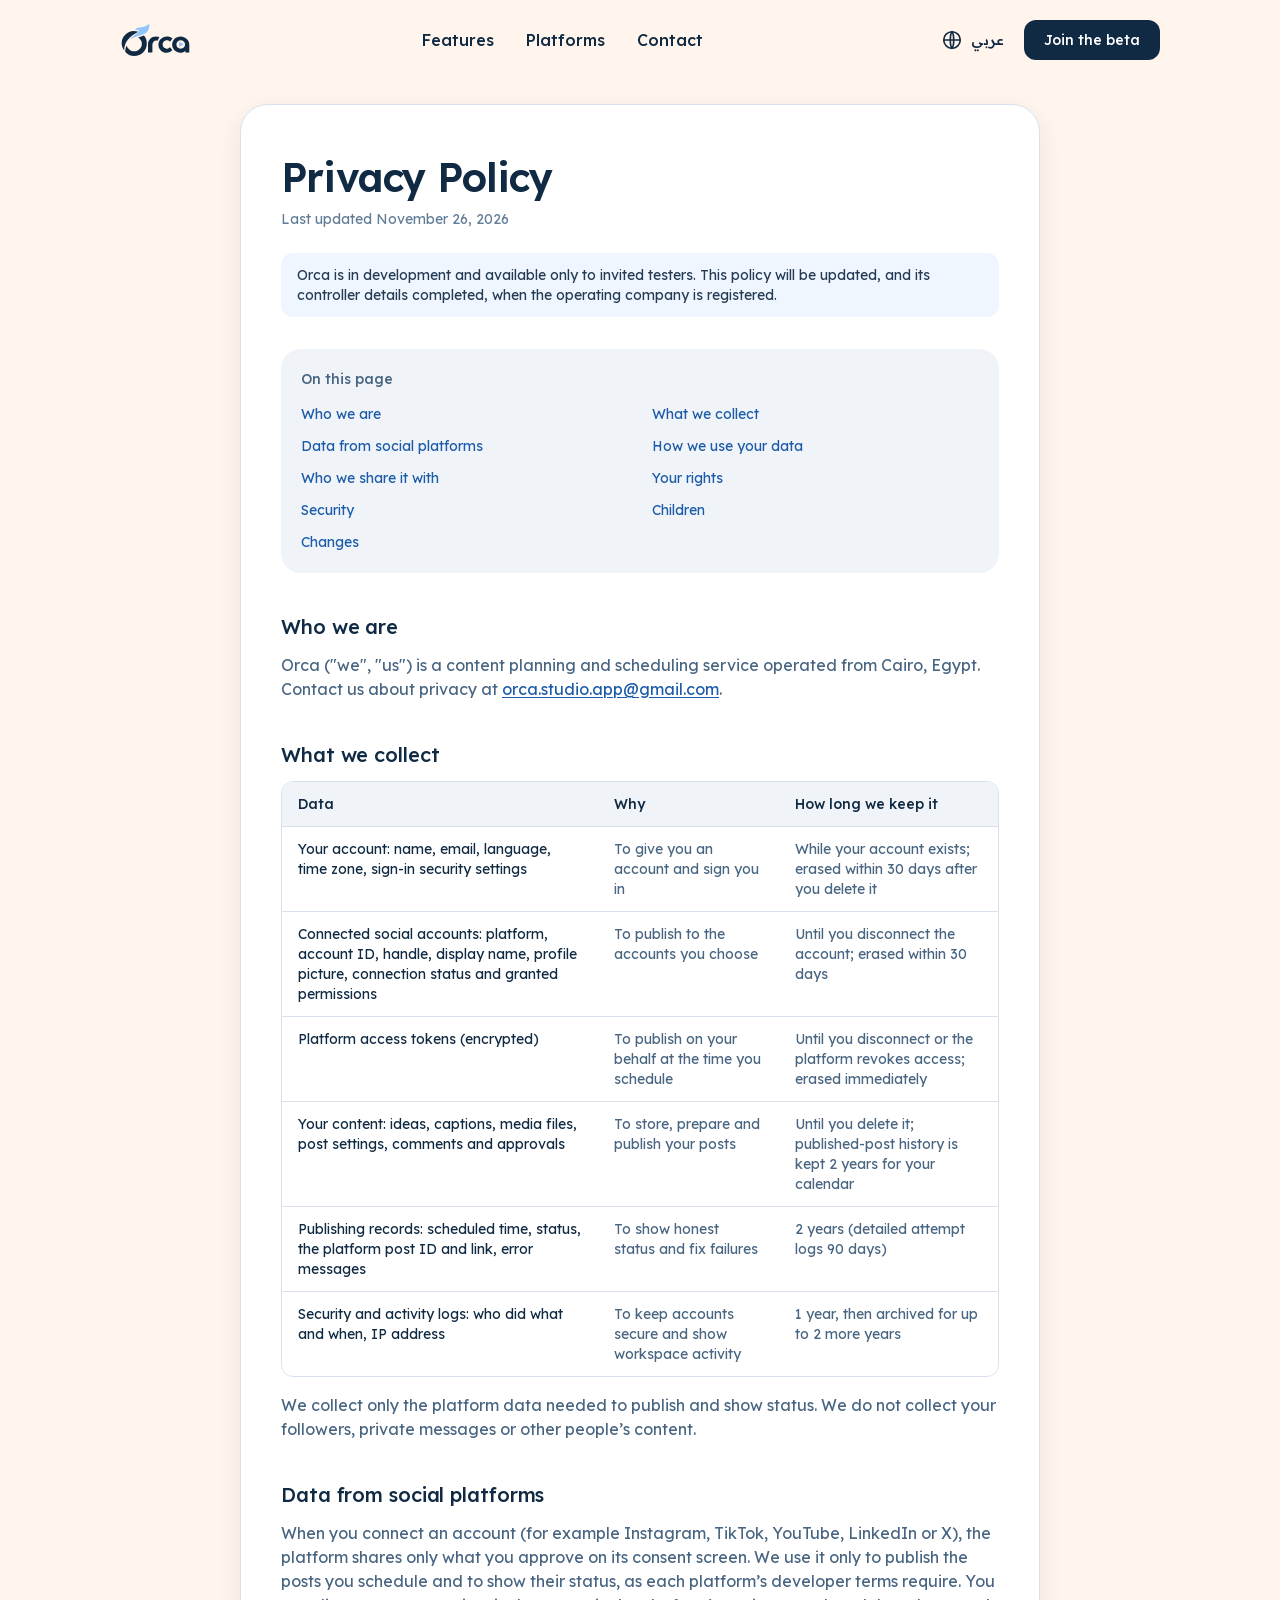
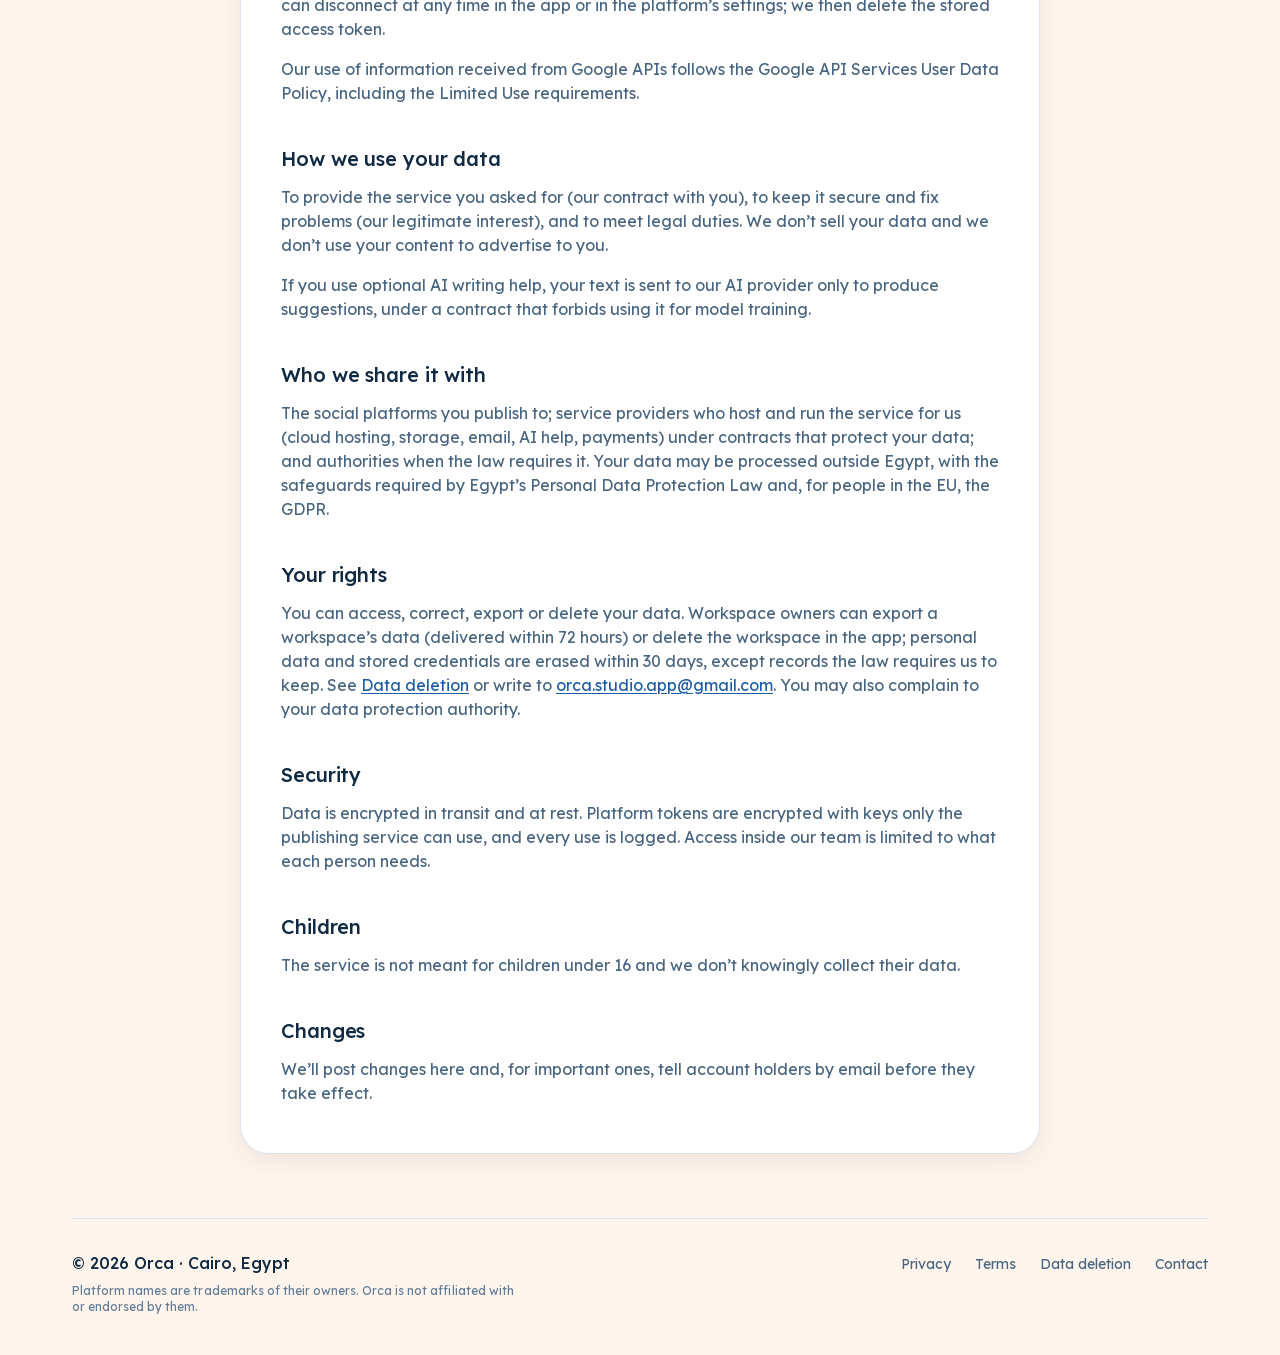
<file: en/privacy/index.html>
<!DOCTYPE html><!--t6Xz82LrDbC_FBaLzgc7p--><html lang="en" dir="ltr" class="__variable_9d0602 __variable_fde2ff"><head><meta charSet="utf-8"/><meta name="viewport" content="width=device-width, initial-scale=1"/><link rel="preload" href="/_next/static/media/793968fa3513f5d6-s.p.woff2" as="font" crossorigin="" type="font/woff2"/><link rel="preload" href="/_next/static/media/bd9c8c62ffadd9dd-s.p.woff2" as="font" crossorigin="" type="font/woff2"/><link rel="preload" href="/_next/static/media/f952393b67d608ec-s.p.woff2" as="font" crossorigin="" type="font/woff2"/><link rel="preload" as="image" href="/brand/logo.svg"/><link rel="stylesheet" href="/_next/static/css/76c90843e236516b.css" data-precedence="next"/><link rel="preload" as="script" fetchPriority="low" href="/_next/static/chunks/webpack-8efb5bef760d4de8.js"/><script src="/_next/static/chunks/b359f95a-02f4935cffc381bb.js" async=""></script><script src="/_next/static/chunks/558-d530857d7277996b.js" async=""></script><script src="/_next/static/chunks/main-app-c270f6aff2806fbd.js" async=""></script><script src="/_next/static/chunks/907-1674f2740fec613d.js" async=""></script><script src="/_next/static/chunks/app/%5Blocale%5D/privacy/page-914e626abf6bc07e.js" async=""></script><script src="/_next/static/chunks/741-afa82dc8845833c1.js" async=""></script><script src="/_next/static/chunks/app/%5Blocale%5D/layout-f8ee31081aa1ad32.js" async=""></script><script src="/_next/static/chunks/app/%5Blocale%5D/page-303bc917f2ddec80.js" async=""></script><meta name="next-size-adjust" content=""/><meta name="theme-color" content="#fff5ec"/><title>Privacy Policy · Orca</title><meta name="description" content="What Orca collects, why, how long we keep it and how to delete it."/><meta name="application-name" content="Orca"/><link rel="canonical" href="https://creator-studio-content.github.io/en/privacy/"/><link rel="alternate" hrefLang="en" href="https://creator-studio-content.github.io/en/privacy/"/><link rel="alternate" hrefLang="ar" href="https://creator-studio-content.github.io/ar/privacy/"/><link rel="alternate" hrefLang="x-default" href="https://creator-studio-content.github.io/en/privacy/"/><meta name="format-detection" content="telephone=no, email=no"/><meta property="og:title" content="Privacy Policy · Orca"/><meta property="og:description" content="What Orca collects, why, how long we keep it and how to delete it."/><meta property="og:url" content="https://creator-studio-content.github.io/en/privacy/"/><meta property="og:site_name" content="Orca"/><meta property="og:locale" content="en_US"/><meta property="og:type" content="website"/><meta name="twitter:card" content="summary"/><meta name="twitter:title" content="Privacy Policy · Orca"/><meta name="twitter:description" content="What Orca collects, why, how long we keep it and how to delete it."/><link rel="icon" href="/favicon.ico" sizes="any"/><link rel="icon" href="/brand/mark.svg" type="image/svg+xml"/><script src="/_next/static/chunks/polyfills-42372ed130431b0a.js" noModule=""></script></head><body class="min-h-dvh antialiased"><div hidden=""><!--$--><!--/$--></div><a href="#main" class="sr-only focus:not-sr-only focus:fixed focus:start-4 focus:top-4 focus:z-50 focus:rounded-md focus:bg-bg-surface focus:px-4 focus:py-2 focus:text-label-m focus:shadow-float">Skip to content</a><header class="mx-auto flex w-full max-w-[1440px] items-center justify-between gap-4 px-4 py-5 sm:px-8 lg:px-[120px]"><a aria-label="Orca home" class="flex items-center gap-2.5 rounded-md" href="/en/"><img alt="Orca" width="71" height="36" decoding="async" data-nimg="1" style="color:transparent" src="/brand/logo.svg"/></a><nav aria-label="Main" class="hidden md:block"><ul class="flex items-center gap-8"><li><a class="text-label-l text-text-primary hover:text-text-accent" href="/en/#features">Features</a></li><li><a class="text-label-l text-text-primary hover:text-text-accent" href="/en/#platforms">Platforms</a></li><li><a href="mailto:orca.studio.app@gmail.com" class="text-label-l text-text-primary hover:text-text-accent">Contact</a></li></ul></nav><div class="flex items-center gap-2 sm:gap-3"><a hrefLang="ar" aria-label="Change language: عربي" class="inline-flex items-center gap-2 rounded-md px-2 py-2 text-label-m text-text-primary hover:bg-bg-muted" href="/ar/privacy/"><img alt="" aria-hidden="true" loading="lazy" width="22" height="22" decoding="async" data-nimg="1" class="shrink-0 " style="color:transparent" src="/icons/globe.svg"/><span lang="ar">عربي</span></a><a class="inline-flex items-center justify-center gap-2 rounded-md font-medium whitespace-nowrap transition-colors duration-150 bg-action-primary text-text-on-primary hover:bg-action-primary-hover px-5 py-2.5 text-label-m hidden sm:inline-flex" href="mailto:orca.studio.app@gmail.com?subject=Orca%20private%20beta">Join the beta</a></div></header><main id="main" tabindex="-1" class="outline-none"><div class="px-4 pt-6 sm:px-8"><article class="mx-auto w-full max-w-[800px] rounded-xl border border-border-default bg-bg-surface px-5 py-8 shadow-card sm:px-10 sm:py-12"><header class="flex flex-col gap-2"><h1 class="text-h2 text-text-primary sm:text-h1">Privacy Policy</h1><p class="text-body-s text-text-muted">Last updated November 26, 2026</p></header><p role="note" class="mt-6 rounded-md bg-bg-accent-subtle px-4 py-3 text-body-s text-navy-800">Orca is in development and available only to invited testers. This policy will be updated, and its controller details completed, when the operating company is registered.</p><nav aria-labelledby="toc-title" class="mt-8 rounded-lg bg-bg-muted p-5"><h2 id="toc-title" class="text-label-m text-text-secondary">On this page</h2><ol class="mt-3 grid gap-x-6 gap-y-2 sm:grid-cols-2"><li><a href="#who-we-are" class="text-body-s text-text-accent hover:underline">Who we are</a></li><li><a href="#what-we-collect" class="text-body-s text-text-accent hover:underline">What we collect</a></li><li><a href="#platform-data" class="text-body-s text-text-accent hover:underline">Data from social platforms</a></li><li><a href="#how-we-use" class="text-body-s text-text-accent hover:underline">How we use your data</a></li><li><a href="#sharing" class="text-body-s text-text-accent hover:underline">Who we share it with</a></li><li><a href="#your-rights" class="text-body-s text-text-accent hover:underline">Your rights</a></li><li><a href="#security" class="text-body-s text-text-accent hover:underline">Security</a></li><li><a href="#children" class="text-body-s text-text-accent hover:underline">Children</a></li><li><a href="#changes" class="text-body-s text-text-accent hover:underline">Changes</a></li></ol></nav><section id="who-we-are" aria-labelledby="who-we-are-h" class="mt-10 scroll-mt-6"><h2 id="who-we-are-h" class="text-h4 text-text-primary">Who we are</h2><div class="mt-3 flex flex-col gap-4"><p class="text-body-m text-text-secondary">Orca (&quot;we&quot;, &quot;us&quot;) is a content planning and scheduling service operated from Cairo, Egypt. Contact us about privacy at <a href="mailto:orca.studio.app@gmail.com" class="text-text-accent underline underline-offset-2 hover:text-blue-800" dir="ltr">orca.studio.app@gmail.com</a>.</p></div></section><section id="what-we-collect" aria-labelledby="what-we-collect-h" class="mt-10 scroll-mt-6"><h2 id="what-we-collect-h" class="text-h4 text-text-primary">What we collect</h2><div class="mt-3 flex flex-col gap-4"><div class="overflow-x-auto rounded-md border border-border-default"><table class="w-full min-w-[560px] border-collapse text-start text-body-s"><thead class="bg-bg-muted"><tr><th scope="col" class="px-4 py-3 text-start text-label-m text-text-primary">Data</th><th scope="col" class="px-4 py-3 text-start text-label-m text-text-primary">Why</th><th scope="col" class="px-4 py-3 text-start text-label-m text-text-primary">How long we keep it</th></tr></thead><tbody><tr class="border-t border-border-default align-top"><th scope="row" class="px-4 py-3 text-start font-normal text-text-primary">Your account: name, email, language, time zone, sign-in security settings</th><td class="px-4 py-3 text-text-secondary">To give you an account and sign you in</td><td class="px-4 py-3 text-text-secondary">While your account exists; erased within 30 days after you delete it</td></tr><tr class="border-t border-border-default align-top"><th scope="row" class="px-4 py-3 text-start font-normal text-text-primary">Connected social accounts: platform, account ID, handle, display name, profile picture, connection status and granted permissions</th><td class="px-4 py-3 text-text-secondary">To publish to the accounts you choose</td><td class="px-4 py-3 text-text-secondary">Until you disconnect the account; erased within 30 days</td></tr><tr class="border-t border-border-default align-top"><th scope="row" class="px-4 py-3 text-start font-normal text-text-primary">Platform access tokens (encrypted)</th><td class="px-4 py-3 text-text-secondary">To publish on your behalf at the time you schedule</td><td class="px-4 py-3 text-text-secondary">Until you disconnect or the platform revokes access; erased immediately</td></tr><tr class="border-t border-border-default align-top"><th scope="row" class="px-4 py-3 text-start font-normal text-text-primary">Your content: ideas, captions, media files, post settings, comments and approvals</th><td class="px-4 py-3 text-text-secondary">To store, prepare and publish your posts</td><td class="px-4 py-3 text-text-secondary">Until you delete it; published-post history is kept 2 years for your calendar</td></tr><tr class="border-t border-border-default align-top"><th scope="row" class="px-4 py-3 text-start font-normal text-text-primary">Publishing records: scheduled time, status, the platform post ID and link, error messages</th><td class="px-4 py-3 text-text-secondary">To show honest status and fix failures</td><td class="px-4 py-3 text-text-secondary">2 years (detailed attempt logs 90 days)</td></tr><tr class="border-t border-border-default align-top"><th scope="row" class="px-4 py-3 text-start font-normal text-text-primary">Security and activity logs: who did what and when, IP address</th><td class="px-4 py-3 text-text-secondary">To keep accounts secure and show workspace activity</td><td class="px-4 py-3 text-text-secondary">1 year, then archived for up to 2 more years</td></tr></tbody></table></div><p class="text-body-m text-text-secondary">We collect only the platform data needed to publish and show status. We do not collect your followers, private messages or other people’s content.</p></div></section><section id="platform-data" aria-labelledby="platform-data-h" class="mt-10 scroll-mt-6"><h2 id="platform-data-h" class="text-h4 text-text-primary">Data from social platforms</h2><div class="mt-3 flex flex-col gap-4"><p class="text-body-m text-text-secondary">When you connect an account (for example Instagram, TikTok, YouTube, LinkedIn or X), the platform shares only what you approve on its consent screen. We use it only to publish the posts you schedule and to show their status, as each platform’s developer terms require. You can disconnect at any time in the app or in the platform’s settings; we then delete the stored access token.</p><p class="text-body-m text-text-secondary">Our use of information received from Google APIs follows the Google API Services User Data Policy, including the Limited Use requirements.</p></div></section><section id="how-we-use" aria-labelledby="how-we-use-h" class="mt-10 scroll-mt-6"><h2 id="how-we-use-h" class="text-h4 text-text-primary">How we use your data</h2><div class="mt-3 flex flex-col gap-4"><p class="text-body-m text-text-secondary">To provide the service you asked for (our contract with you), to keep it secure and fix problems (our legitimate interest), and to meet legal duties. We don’t sell your data and we don’t use your content to advertise to you.</p><p class="text-body-m text-text-secondary">If you use optional AI writing help, your text is sent to our AI provider only to produce suggestions, under a contract that forbids using it for model training.</p></div></section><section id="sharing" aria-labelledby="sharing-h" class="mt-10 scroll-mt-6"><h2 id="sharing-h" class="text-h4 text-text-primary">Who we share it with</h2><div class="mt-3 flex flex-col gap-4"><p class="text-body-m text-text-secondary">The social platforms you publish to; service providers who host and run the service for us (cloud hosting, storage, email, AI help, payments) under contracts that protect your data; and authorities when the law requires it. Your data may be processed outside Egypt, with the safeguards required by Egypt’s Personal Data Protection Law and, for people in the EU, the GDPR.</p></div></section><section id="your-rights" aria-labelledby="your-rights-h" class="mt-10 scroll-mt-6"><h2 id="your-rights-h" class="text-h4 text-text-primary">Your rights</h2><div class="mt-3 flex flex-col gap-4"><p class="text-body-m text-text-secondary">You can access, correct, export or delete your data. Workspace owners can export a workspace’s data (delivered within 72 hours) or delete the workspace in the app; personal data and stored credentials are erased within 30 days, except records the law requires us to keep. See <a class="text-text-accent underline underline-offset-2 hover:text-blue-800" href="/en/data-deletion/">Data deletion</a> or write to <a href="mailto:orca.studio.app@gmail.com" class="text-text-accent underline underline-offset-2 hover:text-blue-800" dir="ltr">orca.studio.app@gmail.com</a>. You may also complain to your data protection authority.</p></div></section><section id="security" aria-labelledby="security-h" class="mt-10 scroll-mt-6"><h2 id="security-h" class="text-h4 text-text-primary">Security</h2><div class="mt-3 flex flex-col gap-4"><p class="text-body-m text-text-secondary">Data is encrypted in transit and at rest. Platform tokens are encrypted with keys only the publishing service can use, and every use is logged. Access inside our team is limited to what each person needs.</p></div></section><section id="children" aria-labelledby="children-h" class="mt-10 scroll-mt-6"><h2 id="children-h" class="text-h4 text-text-primary">Children</h2><div class="mt-3 flex flex-col gap-4"><p class="text-body-m text-text-secondary">The service is not meant for children under 16 and we don’t knowingly collect their data.</p></div></section><section id="changes" aria-labelledby="changes-h" class="mt-10 scroll-mt-6"><h2 id="changes-h" class="text-h4 text-text-primary">Changes</h2><div class="mt-3 flex flex-col gap-4"><p class="text-body-m text-text-secondary">We’ll post changes here and, for important ones, tell account holders by email before they take effect.</p></div></section></article></div><!--$--><!--/$--></main><footer class="mx-auto w-full max-w-[1200px] px-4 pt-16 pb-10 sm:px-8"><div class="flex flex-col gap-6 border-t border-border-default pt-8 md:flex-row md:items-start md:justify-between"><div class="flex flex-col gap-2"><p class="text-label-l text-text-primary"><span dir="ltr">© 2026 <!-- -->Orca</span> · <!-- -->Cairo, Egypt</p><p class="max-w-md text-caption text-text-muted">Platform names are trademarks of their owners. Orca is not affiliated with or endorsed by them.</p></div><nav aria-label="Legal"><ul class="flex flex-wrap gap-x-6 gap-y-2"><li><a class="text-body-s text-text-secondary hover:text-text-accent" href="/en/privacy/">Privacy</a></li><li><a class="text-body-s text-text-secondary hover:text-text-accent" href="/en/terms/">Terms</a></li><li><a class="text-body-s text-text-secondary hover:text-text-accent" href="/en/data-deletion/">Data deletion</a></li><li><a href="mailto:orca.studio.app@gmail.com" class="text-body-s text-text-secondary hover:text-text-accent">Contact</a></li></ul></nav></div></footer><script src="/_next/static/chunks/webpack-8efb5bef760d4de8.js" id="_R_" async=""></script><script>(self.__next_f=self.__next_f||[]).push([0])</script><script>self.__next_f.push([1,"1:\"$Sreact.fragment\"\n2:I[2369,[],\"\"]\n3:I[3749,[],\"\"]\n6:I[3636,[],\"OutletBoundary\"]\n8:I[9277,[],\"AsyncMetadataOutlet\"]\na:I[3636,[],\"ViewportBoundary\"]\nc:I[3636,[],\"MetadataBoundary\"]\nd:\"$Sreact.suspense\"\nf:I[9331,[],\"\"]\n:HL[\"/_next/static/media/793968fa3513f5d6-s.p.woff2\",\"font\",{\"crossOrigin\":\"\",\"type\":\"font/woff2\"}]\n:HL[\"/_next/static/media/bd9c8c62ffadd9dd-s.p.woff2\",\"font\",{\"crossOrigin\":\"\",\"type\":\"font/woff2\"}]\n:HL[\"/_next/static/media/f952393b67d608ec-s.p.woff2\",\"font\",{\"crossOrigin\":\"\",\"type\":\"font/woff2\"}]\n:HL[\"/_next/static/css/76c90843e236516b.css\",\"style\"]\n"])</script><script>self.__next_f.push([1,"0:{\"P\":null,\"b\":\"t6Xz82LrDbC_FBaLzgc7p\",\"p\":\"\",\"c\":[\"\",\"en\",\"privacy\",\"\"],\"i\":false,\"f\":[[[\"\",{\"children\":[[\"locale\",\"en\",\"d\"],{\"children\":[\"privacy\",{\"children\":[\"__PAGE__\",{}]}]},\"$undefined\",\"$undefined\",true]}],[\"\",[\"$\",\"$1\",\"c\",{\"children\":[null,[\"$\",\"$L2\",null,{\"parallelRouterKey\":\"children\",\"error\":\"$undefined\",\"errorStyles\":\"$undefined\",\"errorScripts\":\"$undefined\",\"template\":[\"$\",\"$L3\",null,{}],\"templateStyles\":\"$undefined\",\"templateScripts\":\"$undefined\",\"notFound\":[[[\"$\",\"title\",null,{\"children\":\"404: This page could not be found.\"}],[\"$\",\"div\",null,{\"style\":{\"fontFamily\":\"system-ui,\\\"Segoe UI\\\",Roboto,Helvetica,Arial,sans-serif,\\\"Apple Color Emoji\\\",\\\"Segoe UI Emoji\\\"\",\"height\":\"100vh\",\"textAlign\":\"center\",\"display\":\"flex\",\"flexDirection\":\"column\",\"alignItems\":\"center\",\"justifyContent\":\"center\"},\"children\":[\"$\",\"div\",null,{\"children\":[[\"$\",\"style\",null,{\"dangerouslySetInnerHTML\":{\"__html\":\"body{color:#000;background:#fff;margin:0}.next-error-h1{border-right:1px solid rgba(0,0,0,.3)}@media (prefers-color-scheme:dark){body{color:#fff;background:#000}.next-error-h1{border-right:1px solid rgba(255,255,255,.3)}}\"}}],[\"$\",\"h1\",null,{\"className\":\"next-error-h1\",\"style\":{\"display\":\"inline-block\",\"margin\":\"0 20px 0 0\",\"padding\":\"0 23px 0 0\",\"fontSize\":24,\"fontWeight\":500,\"verticalAlign\":\"top\",\"lineHeight\":\"49px\"},\"children\":404}],[\"$\",\"div\",null,{\"style\":{\"display\":\"inline-block\"},\"children\":[\"$\",\"h2\",null,{\"style\":{\"fontSize\":14,\"fontWeight\":400,\"lineHeight\":\"49px\",\"margin\":0},\"children\":\"This page could not be found.\"}]}]]}]}]],[]],\"forbidden\":\"$undefined\",\"unauthorized\":\"$undefined\"}]]}],{\"children\":[[\"locale\",\"en\",\"d\"],[\"$\",\"$1\",\"c\",{\"children\":[[[\"$\",\"link\",\"0\",{\"rel\":\"stylesheet\",\"href\":\"/_next/static/css/76c90843e236516b.css\",\"precedence\":\"next\",\"crossOrigin\":\"$undefined\",\"nonce\":\"$undefined\"}]],\"$L4\"]}],{\"children\":[\"privacy\",[\"$\",\"$1\",\"c\",{\"children\":[null,[\"$\",\"$L2\",null,{\"parallelRouterKey\":\"children\",\"error\":\"$undefined\",\"errorStyles\":\"$undefined\",\"errorScripts\":\"$undefined\",\"template\":[\"$\",\"$L3\",null,{}],\"templateStyles\":\"$undefined\",\"templateScripts\":\"$undefined\",\"notFound\":\"$undefined\",\"forbidden\":\"$undefined\",\"unauthorized\":\"$undefined\"}]]}],{\"children\":[\"__PAGE__\",[\"$\",\"$1\",\"c\",{\"children\":[\"$L5\",null,[\"$\",\"$L6\",null,{\"children\":[\"$L7\",[\"$\",\"$L8\",null,{\"promise\":\"$@9\"}]]}]]}],{},null,false]},null,false]},null,false]},null,false],[\"$\",\"$1\",\"h\",{\"children\":[null,[[\"$\",\"$La\",null,{\"children\":\"$Lb\"}],[\"$\",\"meta\",null,{\"name\":\"next-size-adjust\",\"content\":\"\"}]],[\"$\",\"$Lc\",null,{\"children\":[\"$\",\"div\",null,{\"hidden\":true,\"children\":[\"$\",\"$d\",null,{\"fallback\":null,\"children\":\"$Le\"}]}]}]]}],false]],\"m\":\"$undefined\",\"G\":[\"$f\",[]],\"s\":false,\"S\":true}\n"])</script><script>self.__next_f.push([1,"4:[\"$\",\"html\",null,{\"lang\":\"en\",\"dir\":\"ltr\",\"className\":\"__variable_9d0602 __variable_fde2ff\",\"children\":[\"$\",\"body\",null,{\"className\":\"min-h-dvh antialiased\",\"children\":[[\"$\",\"a\",null,{\"href\":\"#main\",\"className\":\"sr-only focus:not-sr-only focus:fixed focus:start-4 focus:top-4 focus:z-50 focus:rounded-md focus:bg-bg-surface focus:px-4 focus:py-2 focus:text-label-m focus:shadow-float\",\"children\":\"Skip to content\"}],\"$L10\"]}]}]\n"])</script><script>self.__next_f.push([1,"5:[\"$\",\"div\",null,{\"className\":\"px-4 pt-6 sm:px-8\",\"children\":[\"$\",\"article\",null,{\"className\":\"mx-auto w-full max-w-[800px] rounded-xl border border-border-default bg-bg-surface px-5 py-8 shadow-card sm:px-10 sm:py-12\",\"children\":[[\"$\",\"header\",null,{\"className\":\"flex flex-col gap-2\",\"children\":[[\"$\",\"h1\",null,{\"className\":\"text-h2 text-text-primary sm:text-h1\",\"children\":\"Privacy Policy\"}],[\"$\",\"p\",null,{\"className\":\"text-body-s text-text-muted\",\"children\":\"Last updated November 26, 2026\"}]]}],[[\"$\",\"p\",\"0\",{\"role\":\"note\",\"className\":\"mt-6 rounded-md bg-bg-accent-subtle px-4 py-3 text-body-s text-navy-800\",\"children\":[[\"$\",\"$1\",\"0\",{\"children\":\"Orca is in development and available only to invited testers. This policy will be updated, and its controller details completed, when the operating company is registered.\"}]]}]],[\"$\",\"nav\",null,{\"aria-labelledby\":\"toc-title\",\"className\":\"mt-8 rounded-lg bg-bg-muted p-5\",\"children\":[[\"$\",\"h2\",null,{\"id\":\"toc-title\",\"className\":\"text-label-m text-text-secondary\",\"children\":\"On this page\"}],[\"$\",\"ol\",null,{\"className\":\"mt-3 grid gap-x-6 gap-y-2 sm:grid-cols-2\",\"children\":[[\"$\",\"li\",\"who-we-are\",{\"children\":[\"$\",\"a\",null,{\"href\":\"#who-we-are\",\"className\":\"text-body-s text-text-accent hover:underline\",\"children\":\"Who we are\"}]}],[\"$\",\"li\",\"what-we-collect\",{\"children\":[\"$\",\"a\",null,{\"href\":\"#what-we-collect\",\"className\":\"text-body-s text-text-accent hover:underline\",\"children\":\"What we collect\"}]}],[\"$\",\"li\",\"platform-data\",{\"children\":[\"$\",\"a\",null,{\"href\":\"#platform-data\",\"className\":\"text-body-s text-text-accent hover:underline\",\"children\":\"Data from social platforms\"}]}],[\"$\",\"li\",\"how-we-use\",{\"children\":[\"$\",\"a\",null,{\"href\":\"#how-we-use\",\"className\":\"text-body-s text-text-accent hover:underline\",\"children\":\"How we use your data\"}]}],[\"$\",\"li\",\"sharing\",{\"children\":[\"$\",\"a\",null,{\"href\":\"#sharing\",\"className\":\"text-body-s text-text-accent hover:underline\",\"children\":\"Who we share it with\"}]}],[\"$\",\"li\",\"your-rights\",{\"children\":[\"$\",\"a\",null,{\"href\":\"#your-rights\",\"className\":\"text-body-s text-text-accent hover:underline\",\"children\":\"Your rights\"}]}],[\"$\",\"li\",\"security\",{\"children\":[\"$\",\"a\",null,{\"href\":\"#security\",\"className\":\"text-body-s text-text-accent hover:underline\",\"children\":\"Security\"}]}],[\"$\",\"li\",\"children\",{\"children\":[\"$\",\"a\",null,{\"href\":\"#children\",\"className\":\"text-body-s text-text-accent hover:underline\",\"children\":\"Children\"}]}],[\"$\",\"li\",\"changes\",{\"children\":[\"$\",\"a\",null,{\"href\":\"#changes\",\"className\":\"text-body-s text-text-accent hover:underline\",\"children\":\"Changes\"}]}]]}]]}],[[\"$\",\"section\",\"who-we-are\",{\"id\":\"who-we-are\",\"aria-labelledby\":\"who-we-are-h\",\"className\":\"mt-10 scroll-mt-6\",\"children\":[[\"$\",\"h2\",null,{\"id\":\"who-we-are-h\",\"className\":\"text-h4 text-text-primary\",\"children\":\"Who we are\"}],[\"$\",\"div\",null,{\"className\":\"mt-3 flex flex-col gap-4\",\"children\":[[\"$\",\"p\",\"0\",{\"className\":\"text-body-m text-text-secondary\",\"children\":[[\"$\",\"$1\",\"0\",{\"children\":\"Orca (\\\"we\\\", \\\"us\\\") is a content planning and scheduling service operated from Cairo, Egypt. Contact us about privacy at \"}],[\"$\",\"a\",\"1\",{\"href\":\"mailto:orca.studio.app@gmail.com\",\"className\":\"text-text-accent underline underline-offset-2 hover:text-blue-800\",\"dir\":\"ltr\",\"children\":\"orca.studio.app@gmail.com\"}],[\"$\",\"$1\",\"2\",{\"children\":\".\"}]]}]]}]]}],[\"$\",\"section\",\"what-we-collect\",{\"id\":\"what-we-collect\",\"aria-labelledby\":\"what-we-collect-h\",\"className\":\"mt-10 scroll-mt-6\",\"children\":[[\"$\",\"h2\",null,{\"id\":\"what-we-collect-h\",\"className\":\"text-h4 text-text-primary\",\"children\":\"What we collect\"}],[\"$\",\"div\",null,{\"className\":\"mt-3 flex flex-col gap-4\",\"children\":[[\"$\",\"div\",\"0\",{\"className\":\"overflow-x-auto rounded-md border border-border-default\",\"children\":[\"$\",\"table\",null,{\"className\":\"w-full min-w-[560px] border-collapse text-start text-body-s\",\"children\":[[\"$\",\"thead\",null,{\"className\":\"bg-bg-muted\",\"children\":[\"$\",\"tr\",null,{\"children\":[[\"$\",\"th\",\"Data\",{\"scope\":\"col\",\"className\":\"px-4 py-3 text-start text-label-m text-text-primary\",\"children\":\"Data\"}],[\"$\",\"th\",\"Why\",{\"scope\":\"col\",\"className\":\"px-4 py-3 text-start text-label-m text-text-primary\",\"children\":\"Why\"}],[\"$\",\"th\",\"How long we keep it\",{\"scope\":\"col\",\"className\":\"px-4 py-3 text-start text-label-m text-text-primary\",\"children\":\"How long we keep it\"}]]}]}],\"$L11\"]}]}],\"$L12\"]}]]}],\"$L13\",\"$L14\",\"$L15\",\"$L16\",\"$L17\",\"$L18\",\"$L19\"]]}]}]\n"])</script><script>self.__next_f.push([1,"11:[\"$\",\"tbody\",null,{\"children\":[[\"$\",\"tr\",\"Your account: name, email, language, time zone, sign-in security settings\",{\"className\":\"border-t border-border-default align-top\",\"children\":[[\"$\",\"th\",null,{\"scope\":\"row\",\"className\":\"px-4 py-3 text-start font-normal text-text-primary\",\"children\":\"Your account: name, email, language, time zone, sign-in security settings\"}],[\"$\",\"td\",null,{\"className\":\"px-4 py-3 text-text-secondary\",\"children\":\"To give you an account and sign you in\"}],[\"$\",\"td\",null,{\"className\":\"px-4 py-3 text-text-secondary\",\"children\":\"While your account exists; erased within 30 days after you delete it\"}]]}],[\"$\",\"tr\",\"Connected social accounts: platform, account ID, handle, display name, profile picture, connection status and granted permissions\",{\"className\":\"border-t border-border-default align-top\",\"children\":[[\"$\",\"th\",null,{\"scope\":\"row\",\"className\":\"px-4 py-3 text-start font-normal text-text-primary\",\"children\":\"Connected social accounts: platform, account ID, handle, display name, profile picture, connection status and granted permissions\"}],[\"$\",\"td\",null,{\"className\":\"px-4 py-3 text-text-secondary\",\"children\":\"To publish to the accounts you choose\"}],[\"$\",\"td\",null,{\"className\":\"px-4 py-3 text-text-secondary\",\"children\":\"Until you disconnect the account; erased within 30 days\"}]]}],[\"$\",\"tr\",\"Platform access tokens (encrypted)\",{\"className\":\"border-t border-border-default align-top\",\"children\":[[\"$\",\"th\",null,{\"scope\":\"row\",\"className\":\"px-4 py-3 text-start font-normal text-text-primary\",\"children\":\"Platform access tokens (encrypted)\"}],[\"$\",\"td\",null,{\"className\":\"px-4 py-3 text-text-secondary\",\"children\":\"To publish on your behalf at the time you schedule\"}],[\"$\",\"td\",null,{\"className\":\"px-4 py-3 text-text-secondary\",\"children\":\"Until you disconnect or the platform revokes access; erased immediately\"}]]}],[\"$\",\"tr\",\"Your content: ideas, captions, media files, post settings, comments and approvals\",{\"className\":\"border-t border-border-default align-top\",\"children\":[[\"$\",\"th\",null,{\"scope\":\"row\",\"className\":\"px-4 py-3 text-start font-normal text-text-primary\",\"children\":\"Your content: ideas, captions, media files, post settings, comments and approvals\"}],[\"$\",\"td\",null,{\"className\":\"px-4 py-3 text-text-secondary\",\"children\":\"To store, prepare and publish your posts\"}],[\"$\",\"td\",null,{\"className\":\"px-4 py-3 text-text-secondary\",\"children\":\"Until you delete it; published-post history is kept 2 years for your calendar\"}]]}],[\"$\",\"tr\",\"Publishing records: scheduled time, status, the platform post ID and link, error messages\",{\"className\":\"border-t border-border-default align-top\",\"children\":[[\"$\",\"th\",null,{\"scope\":\"row\",\"className\":\"px-4 py-3 text-start font-normal text-text-primary\",\"children\":\"Publishing records: scheduled time, status, the platform post ID and link, error messages\"}],[\"$\",\"td\",null,{\"className\":\"px-4 py-3 text-text-secondary\",\"children\":\"To show honest status and fix failures\"}],[\"$\",\"td\",null,{\"className\":\"px-4 py-3 text-text-secondary\",\"children\":\"2 years (detailed attempt logs 90 days)\"}]]}],[\"$\",\"tr\",\"Security and activity logs: who did what and when, IP address\",{\"className\":\"border-t border-border-default align-top\",\"children\":[[\"$\",\"th\",null,{\"scope\":\"row\",\"className\":\"px-4 py-3 text-start font-normal text-text-primary\",\"children\":\"Security and activity logs: who did what and when, IP address\"}],[\"$\",\"td\",null,{\"className\":\"px-4 py-3 text-text-secondary\",\"children\":\"To keep accounts secure and show workspace activity\"}],[\"$\",\"td\",null,{\"className\":\"px-4 py-3 text-text-secondary\",\"children\":\"1 year, then archived for up to 2 more years\"}]]}]]}]\n"])</script><script>self.__next_f.push([1,"12:[\"$\",\"p\",\"1\",{\"className\":\"text-body-m text-text-secondary\",\"children\":[[\"$\",\"$1\",\"0\",{\"children\":\"We collect only the platform data needed to publish and show status. We do not collect your followers, private messages or other people’s content.\"}]]}]\n"])</script><script>self.__next_f.push([1,"13:[\"$\",\"section\",\"platform-data\",{\"id\":\"platform-data\",\"aria-labelledby\":\"platform-data-h\",\"className\":\"mt-10 scroll-mt-6\",\"children\":[[\"$\",\"h2\",null,{\"id\":\"platform-data-h\",\"className\":\"text-h4 text-text-primary\",\"children\":\"Data from social platforms\"}],[\"$\",\"div\",null,{\"className\":\"mt-3 flex flex-col gap-4\",\"children\":[[\"$\",\"p\",\"0\",{\"className\":\"text-body-m text-text-secondary\",\"children\":[[\"$\",\"$1\",\"0\",{\"children\":\"When you connect an account (for example Instagram, TikTok, YouTube, LinkedIn or X), the platform shares only what you approve on its consent screen. We use it only to publish the posts you schedule and to show their status, as each platform’s developer terms require. You can disconnect at any time in the app or in the platform’s settings; we then delete the stored access token.\"}]]}],[\"$\",\"p\",\"1\",{\"className\":\"text-body-m text-text-secondary\",\"children\":[[\"$\",\"$1\",\"0\",{\"children\":\"Our use of information received from Google APIs follows the Google API Services User Data Policy, including the Limited Use requirements.\"}]]}]]}]]}]\n"])</script><script>self.__next_f.push([1,"14:[\"$\",\"section\",\"how-we-use\",{\"id\":\"how-we-use\",\"aria-labelledby\":\"how-we-use-h\",\"className\":\"mt-10 scroll-mt-6\",\"children\":[[\"$\",\"h2\",null,{\"id\":\"how-we-use-h\",\"className\":\"text-h4 text-text-primary\",\"children\":\"How we use your data\"}],[\"$\",\"div\",null,{\"className\":\"mt-3 flex flex-col gap-4\",\"children\":[[\"$\",\"p\",\"0\",{\"className\":\"text-body-m text-text-secondary\",\"children\":[[\"$\",\"$1\",\"0\",{\"children\":\"To provide the service you asked for (our contract with you), to keep it secure and fix problems (our legitimate interest), and to meet legal duties. We don’t sell your data and we don’t use your content to advertise to you.\"}]]}],[\"$\",\"p\",\"1\",{\"className\":\"text-body-m text-text-secondary\",\"children\":[[\"$\",\"$1\",\"0\",{\"children\":\"If you use optional AI writing help, your text is sent to our AI provider only to produce suggestions, under a contract that forbids using it for model training.\"}]]}]]}]]}]\n"])</script><script>self.__next_f.push([1,"15:[\"$\",\"section\",\"sharing\",{\"id\":\"sharing\",\"aria-labelledby\":\"sharing-h\",\"className\":\"mt-10 scroll-mt-6\",\"children\":[[\"$\",\"h2\",null,{\"id\":\"sharing-h\",\"className\":\"text-h4 text-text-primary\",\"children\":\"Who we share it with\"}],[\"$\",\"div\",null,{\"className\":\"mt-3 flex flex-col gap-4\",\"children\":[[\"$\",\"p\",\"0\",{\"className\":\"text-body-m text-text-secondary\",\"children\":[[\"$\",\"$1\",\"0\",{\"children\":\"The social platforms you publish to; service providers who host and run the service for us (cloud hosting, storage, email, AI help, payments) under contracts that protect your data; and authorities when the law requires it. Your data may be processed outside Egypt, with the safeguards required by Egypt’s Personal Data Protection Law and, for people in the EU, the GDPR.\"}]]}]]}]]}]\n"])</script><script>self.__next_f.push([1,"16:[\"$\",\"section\",\"your-rights\",{\"id\":\"your-rights\",\"aria-labelledby\":\"your-rights-h\",\"className\":\"mt-10 scroll-mt-6\",\"children\":[[\"$\",\"h2\",null,{\"id\":\"your-rights-h\",\"className\":\"text-h4 text-text-primary\",\"children\":\"Your rights\"}],[\"$\",\"div\",null,{\"className\":\"mt-3 flex flex-col gap-4\",\"children\":[[\"$\",\"p\",\"0\",{\"className\":\"text-body-m text-text-secondary\",\"children\":[[\"$\",\"$1\",\"0\",{\"children\":\"You can access, correct, export or delete your data. Workspace owners can export a workspace’s data (delivered within 72 hours) or delete the workspace in the app; personal data and stored credentials are erased within 30 days, except records the law requires us to keep. See \"}],\"$L1a\",[\"$\",\"$1\",\"2\",{\"children\":\" or write to \"}],[\"$\",\"a\",\"3\",{\"href\":\"mailto:orca.studio.app@gmail.com\",\"className\":\"text-text-accent underline underline-offset-2 hover:text-blue-800\",\"dir\":\"ltr\",\"children\":\"orca.studio.app@gmail.com\"}],[\"$\",\"$1\",\"4\",{\"children\":\". You may also complain to your data protection authority.\"}]]}]]}]]}]\n"])</script><script>self.__next_f.push([1,"17:[\"$\",\"section\",\"security\",{\"id\":\"security\",\"aria-labelledby\":\"security-h\",\"className\":\"mt-10 scroll-mt-6\",\"children\":[[\"$\",\"h2\",null,{\"id\":\"security-h\",\"className\":\"text-h4 text-text-primary\",\"children\":\"Security\"}],[\"$\",\"div\",null,{\"className\":\"mt-3 flex flex-col gap-4\",\"children\":[[\"$\",\"p\",\"0\",{\"className\":\"text-body-m text-text-secondary\",\"children\":[[\"$\",\"$1\",\"0\",{\"children\":\"Data is encrypted in transit and at rest. Platform tokens are encrypted with keys only the publishing service can use, and every use is logged. Access inside our team is limited to what each person needs.\"}]]}]]}]]}]\n18:[\"$\",\"section\",\"children\",{\"id\":\"children\",\"aria-labelledby\":\"children-h\",\"className\":\"mt-10 scroll-mt-6\",\"children\":[[\"$\",\"h2\",null,{\"id\":\"children-h\",\"className\":\"text-h4 text-text-primary\",\"children\":\"Children\"}],[\"$\",\"div\",null,{\"className\":\"mt-3 flex flex-col gap-4\",\"children\":[[\"$\",\"p\",\"0\",{\"className\":\"text-body-m text-text-secondary\",\"children\":[[\"$\",\"$1\",\"0\",{\"children\":\"The service is not meant for children under 16 and we don’t knowingly collect their data.\"}]]}]]}]]}]\n19:[\"$\",\"section\",\"changes\",{\"id\":\"changes\",\"aria-labelledby\":\"changes-h\",\"className\":\"mt-10 scroll-mt-6\",\"children\":[[\"$\",\"h2\",null,{\"id\":\"changes-h\",\"className\":\"text-h4 text-text-primary\",\"children\":\"Changes\"}],[\"$\",\"div\",null,{\"className\":\"mt-3 flex flex-col gap-4\",\"children\":[[\"$\",\"p\",\"0\",{\"className\":\"text-body-m text-text-secondary\",\"children\":[[\"$\",\"$1\",\"0\",{\"children\":\"We’ll post changes here and, for important ones, tell account holders by email before they take effect.\"}]]}]]}]]}]\n"])</script><script>self.__next_f.push([1,"1b:I[199,[\"907\",\"static/chunks/907-1674f2740fec613d.js\",\"810\",\"static/chunks/app/%5Blocale%5D/privacy/page-914e626abf6bc07e.js\"],\"default\"]\n1a:[\"$\",\"$L1b\",\"1\",{\"ref\":\"$undefined\",\"href\":\"/en/data-deletion\",\"locale\":\"$undefined\",\"localeCookie\":{\"name\":\"NEXT_LOCALE\",\"sameSite\":\"lax\"},\"className\":\"text-text-accent underline underline-offset-2 hover:text-blue-800\",\"children\":\"Data deletion\"}]\n"])</script><script>self.__next_f.push([1,"1c:I[3469,[\"907\",\"static/chunks/907-1674f2740fec613d.js\",\"810\",\"static/chunks/app/%5Blocale%5D/privacy/page-914e626abf6bc07e.js\"],\"default\"]\nb:[[\"$\",\"meta\",\"0\",{\"charSet\":\"utf-8\"}],[\"$\",\"meta\",\"1\",{\"name\":\"viewport\",\"content\":\"width=device-width, initial-scale=1\"}],[\"$\",\"meta\",\"2\",{\"name\":\"theme-color\",\"content\":\"#fff5ec\"}]]\n"])</script><script>self.__next_f.push([1,"10:[\"$\",\"$L1c\",null,{\"formats\":\"$undefined\",\"locale\":\"en\",\"messages\":{\"meta\":{\"homeTitle\":\"Orca — Create once, publish everywhere\",\"homeDescription\":\"Save ideas, plan your calendar and publish to Instagram, TikTok, YouTube, X, LinkedIn and more at the same moment, through each platform's official API.\",\"privacyTitle\":\"Privacy Policy\",\"termsTitle\":\"Terms of Service\",\"deletionTitle\":\"Delete your data\"},\"skipLink\":\"Skip to content\",\"nav\":{\"label\":\"Main\",\"home\":\"Orca home\",\"features\":\"Features\",\"platforms\":\"Platforms\",\"contact\":\"Contact\",\"joinBeta\":\"Join the beta\",\"language\":\"Change language\",\"switchTo\":\"عربي\"},\"hero\":{\"eyebrow\":\"Publishes through official platform APIs\",\"titleCreate\":\"Create\",\"titleOnce\":\"Once,\",\"titleRest\":\"Publish Everywhere\",\"subtitle\":\"Save ideas, plan your calendar and auto-publish to Instagram, TikTok, YouTube, X, LinkedIn and more — all at the same moment.\",\"cta\":\"Join the private beta\",\"ctaSubject\":\"Orca private beta\",\"status\":\"In development · private beta in 2027\",\"publishesTo\":\"Publishes to\",\"pinterest\":\"· Pinterest coming soon\"},\"preview\":{\"label\":\"Preview of the Orca calendar\",\"thisWeek\":\"This week\",\"newPost\":\"+ New post\",\"postTo\":\"Post to\",\"publishedTitle\":\"Published on 3 platforms\",\"publishedSub\":\"Instagram · TikTok · YouTube — just now\",\"aiLabel\":\"✦ AI idea\",\"aiText\":\"“Turn your Tuesday vlog into 3 Shorts with these hooks…”\",\"status\":{\"scheduled\":\"Scheduled\",\"published\":\"Published\",\"needsAction\":\"Needs action\"},\"days\":{\"mon\":\"Mon 30\",\"tue\":\"Tue 1\",\"wed\":\"Wed 2\",\"thu\":\"Thu 3\",\"fri\":\"Fri 4\"},\"posts\":{\"reel\":\"Reel: 3 editing tricks\",\"vlog\":\"Studio tour vlog\",\"poll\":\"Poll: next topic?\",\"bts\":\"Behind the scenes\",\"collab\":\"Collab announcement\",\"recap\":\"Weekly recap\"},\"all5\":\"All 5\"},\"features\":{\"heading\":\"Why creators choose Orca\",\"noCard\":\"No credit card required\",\"platforms\":\"7 platforms, one click\",\"ai\":\"AI-powered ideas\"},\"footer\":{\"legal\":\"Legal\",\"privacy\":\"Privacy\",\"terms\":\"Terms\",\"deletion\":\"Data deletion\",\"contact\":\"Contact\",\"location\":\"Cairo, Egypt\",\"disclaimer\":\"Platform names are trademarks of their owners. Orca is not affiliated with or endorsed by them.\"},\"legal\":{\"updated\":\"Last updated {date}\",\"contents\":\"On this page\",\"backHome\":\"Back to home\"},\"notFound\":{\"title\":\"Page not found\",\"body\":\"The page you're looking for doesn't exist or has moved.\",\"home\":\"Go to the home page\"}},\"now\":\"$undefined\",\"timeZone\":\"UTC\",\"children\":[\"$L1d\",[\"$\",\"main\",null,{\"id\":\"main\",\"tabIndex\":-1,\"className\":\"outline-none\",\"children\":[\"$\",\"$L2\",null,{\"parallelRouterKey\":\"children\",\"error\":\"$undefined\",\"errorStyles\":\"$undefined\",\"errorScripts\":\"$undefined\",\"template\":[\"$\",\"$L3\",null,{}],\"templateStyles\":\"$undefined\",\"templateScripts\":\"$undefined\",\"notFound\":[\"$L1e\",[]],\"forbidden\":\"$undefined\",\"unauthorized\":\"$undefined\"}]}],\"$L1f\"]}]\n"])</script><script>self.__next_f.push([1,"7:null\n"])</script><script>self.__next_f.push([1,"1e:[\"$\",\"section\",null,{\"className\":\"mx-auto flex max-w-[560px] flex-col items-center gap-4 px-4 py-24 text-center\",\"children\":[[\"$\",\"h1\",null,{\"className\":\"text-h2 text-text-primary\",\"children\":\"Page not found\"}],[\"$\",\"p\",null,{\"className\":\"text-body-l text-text-secondary\",\"children\":\"The page you're looking for doesn't exist or has moved.\"}],\"$L20\"]}]\n"])</script><script>self.__next_f.push([1,"1f:[\"$\",\"footer\",null,{\"className\":\"mx-auto w-full max-w-[1200px] px-4 pt-16 pb-10 sm:px-8\",\"children\":[\"$\",\"div\",null,{\"className\":\"flex flex-col gap-6 border-t border-border-default pt-8 md:flex-row md:items-start md:justify-between\",\"children\":[[\"$\",\"div\",null,{\"className\":\"flex flex-col gap-2\",\"children\":[[\"$\",\"p\",null,{\"className\":\"text-label-l text-text-primary\",\"children\":[[\"$\",\"span\",null,{\"dir\":\"ltr\",\"children\":[\"© 2026 \",\"Orca\"]}],\" · \",\"Cairo, Egypt\"]}],[\"$\",\"p\",null,{\"className\":\"max-w-md text-caption text-text-muted\",\"children\":\"Platform names are trademarks of their owners. Orca is not affiliated with or endorsed by them.\"}]]}],[\"$\",\"nav\",null,{\"aria-label\":\"Legal\",\"children\":[\"$\",\"ul\",null,{\"className\":\"flex flex-wrap gap-x-6 gap-y-2\",\"children\":[[\"$\",\"li\",null,{\"children\":\"$L21\"}],[\"$\",\"li\",null,{\"children\":\"$L22\"}],[\"$\",\"li\",null,{\"children\":\"$L23\"}],[\"$\",\"li\",null,{\"children\":[\"$\",\"a\",null,{\"href\":\"mailto:orca.studio.app@gmail.com\",\"className\":\"text-body-s text-text-secondary hover:text-text-accent\",\"children\":\"Contact\"}]}]]}]}]]}]}]\n"])</script><script>self.__next_f.push([1,"20:[\"$\",\"$L1b\",null,{\"ref\":\"$undefined\",\"href\":\"/en\",\"locale\":\"$undefined\",\"localeCookie\":\"$1a:props:localeCookie\",\"className\":\"inline-flex items-center justify-center gap-2 rounded-md font-medium whitespace-nowrap transition-colors duration-150 bg-action-primary text-text-on-primary hover:bg-action-primary-hover px-7 py-4 text-label-l\",\"children\":\"Go to the home page\"}]\n"])</script><script>self.__next_f.push([1,"27:I[242,[\"907\",\"static/chunks/907-1674f2740fec613d.js\",\"741\",\"static/chunks/741-afa82dc8845833c1.js\",\"450\",\"static/chunks/app/%5Blocale%5D/layout-f8ee31081aa1ad32.js\"],\"LocaleSwitch\"]\n"])</script><script>self.__next_f.push([1,"1d:[\"$\",\"header\",null,{\"className\":\"mx-auto flex w-full max-w-[1440px] items-center justify-between gap-4 px-4 py-5 sm:px-8 lg:px-[120px]\",\"children\":[\"$L24\",[\"$\",\"nav\",null,{\"aria-label\":\"Main\",\"className\":\"hidden md:block\",\"children\":[\"$\",\"ul\",null,{\"className\":\"flex items-center gap-8\",\"children\":[[\"$\",\"li\",null,{\"children\":\"$L25\"}],[\"$\",\"li\",null,{\"children\":\"$L26\"}],[\"$\",\"li\",null,{\"children\":[\"$\",\"a\",null,{\"href\":\"mailto:orca.studio.app@gmail.com\",\"className\":\"text-label-l text-text-primary hover:text-text-accent\",\"children\":\"Contact\"}]}]]}]}],[\"$\",\"div\",null,{\"className\":\"flex items-center gap-2 sm:gap-3\",\"children\":[[\"$\",\"$L27\",null,{}],[\"$\",\"a\",null,{\"className\":\"inline-flex items-center justify-center gap-2 rounded-md font-medium whitespace-nowrap transition-colors duration-150 bg-action-primary text-text-on-primary hover:bg-action-primary-hover px-5 py-2.5 text-label-m hidden sm:inline-flex\",\"href\":\"mailto:orca.studio.app@gmail.com?subject=Orca%20private%20beta\",\"children\":\"Join the beta\"}]]}]]}]\n"])</script><script>self.__next_f.push([1,"21:[\"$\",\"$L1b\",null,{\"ref\":\"$undefined\",\"href\":\"/en/privacy\",\"locale\":\"$undefined\",\"localeCookie\":\"$1a:props:localeCookie\",\"className\":\"text-body-s text-text-secondary hover:text-text-accent\",\"children\":\"Privacy\"}]\n22:[\"$\",\"$L1b\",null,{\"ref\":\"$undefined\",\"href\":\"/en/terms\",\"locale\":\"$undefined\",\"localeCookie\":\"$1a:props:localeCookie\",\"className\":\"text-body-s text-text-secondary hover:text-text-accent\",\"children\":\"Terms\"}]\n23:[\"$\",\"$L1b\",null,{\"ref\":\"$undefined\",\"href\":\"/en/data-deletion\",\"locale\":\"$undefined\",\"localeCookie\":\"$1a:props:localeCookie\",\"className\":\"text-body-s text-text-secondary hover:text-text-accent\",\"children\":\"Data deletion\"}]\n"])</script><script>self.__next_f.push([1,"28:I[2741,[\"907\",\"static/chunks/907-1674f2740fec613d.js\",\"741\",\"static/chunks/741-afa82dc8845833c1.js\",\"465\",\"static/chunks/app/%5Blocale%5D/page-303bc917f2ddec80.js\"],\"Image\"]\n24:[\"$\",\"$L1b\",null,{\"ref\":\"$undefined\",\"href\":\"/en\",\"locale\":\"$undefined\",\"localeCookie\":\"$1a:props:localeCookie\",\"aria-label\":\"Orca home\",\"className\":\"flex items-center gap-2.5 rounded-md\",\"children\":[\"$\",\"$L28\",null,{\"src\":\"/brand/logo.svg\",\"width\":71,\"height\":36,\"alt\":\"Orca\",\"priority\":true,\"unoptimized\":true}]}]\n25:[\"$\",\"$L1b\",null,{\"ref\":\"$undefined\",\"href\":\"/en/#features\",\"locale\":\"$undefined\",\"localeCookie\":\"$1a:props:localeCookie\",\"className\":\"text-label-l text-text-primary hover:text-text-accent\",\"children\":\"Features\"}]\n26:[\"$\",\"$L1b\",null,{\"ref\":\"$undefined\",\"href\":\"/en/#platforms\",\"locale\":\"$undefined\",\"localeCookie\":\"$1a:props:localeCookie\",\"className\":\"text-label-l text-text-primary hover:text-text-accent\",\"children\":\"Platforms\"}]\n"])</script><script>self.__next_f.push([1,"29:I[8405,[],\"IconMark\"]\n"])</script><script>self.__next_f.push([1,"9:{\"metadata\":[[\"$\",\"title\",\"0\",{\"children\":\"Privacy Policy · Orca\"}],[\"$\",\"meta\",\"1\",{\"name\":\"description\",\"content\":\"What Orca collects, why, how long we keep it and how to delete it.\"}],[\"$\",\"meta\",\"2\",{\"name\":\"application-name\",\"content\":\"Orca\"}],[\"$\",\"link\",\"3\",{\"rel\":\"canonical\",\"href\":\"https://creator-studio-content.github.io/en/privacy/\"}],[\"$\",\"link\",\"4\",{\"rel\":\"alternate\",\"hrefLang\":\"en\",\"href\":\"https://creator-studio-content.github.io/en/privacy/\"}],[\"$\",\"link\",\"5\",{\"rel\":\"alternate\",\"hrefLang\":\"ar\",\"href\":\"https://creator-studio-content.github.io/ar/privacy/\"}],[\"$\",\"link\",\"6\",{\"rel\":\"alternate\",\"hrefLang\":\"x-default\",\"href\":\"https://creator-studio-content.github.io/en/privacy/\"}],[\"$\",\"meta\",\"7\",{\"name\":\"format-detection\",\"content\":\"telephone=no, email=no\"}],[\"$\",\"meta\",\"8\",{\"property\":\"og:title\",\"content\":\"Privacy Policy · Orca\"}],[\"$\",\"meta\",\"9\",{\"property\":\"og:description\",\"content\":\"What Orca collects, why, how long we keep it and how to delete it.\"}],[\"$\",\"meta\",\"10\",{\"property\":\"og:url\",\"content\":\"https://creator-studio-content.github.io/en/privacy/\"}],[\"$\",\"meta\",\"11\",{\"property\":\"og:site_name\",\"content\":\"Orca\"}],[\"$\",\"meta\",\"12\",{\"property\":\"og:locale\",\"content\":\"en_US\"}],[\"$\",\"meta\",\"13\",{\"property\":\"og:type\",\"content\":\"website\"}],[\"$\",\"meta\",\"14\",{\"name\":\"twitter:card\",\"content\":\"summary\"}],[\"$\",\"meta\",\"15\",{\"name\":\"twitter:title\",\"content\":\"Privacy Policy · Orca\"}],[\"$\",\"meta\",\"16\",{\"name\":\"twitter:description\",\"content\":\"What Orca collects, why, how long we keep it and how to delete it.\"}],[\"$\",\"link\",\"17\",{\"rel\":\"icon\",\"href\":\"/favicon.ico\",\"sizes\":\"any\"}],[\"$\",\"link\",\"18\",{\"rel\":\"icon\",\"href\":\"/brand/mark.svg\",\"type\":\"image/svg+xml\"}],[\"$\",\"$L29\",\"19\",{}]],\"error\":null,\"digest\":\"$undefined\"}\n"])</script><script>self.__next_f.push([1,"e:\"$9:metadata\"\n"])</script></body></html>
</file>
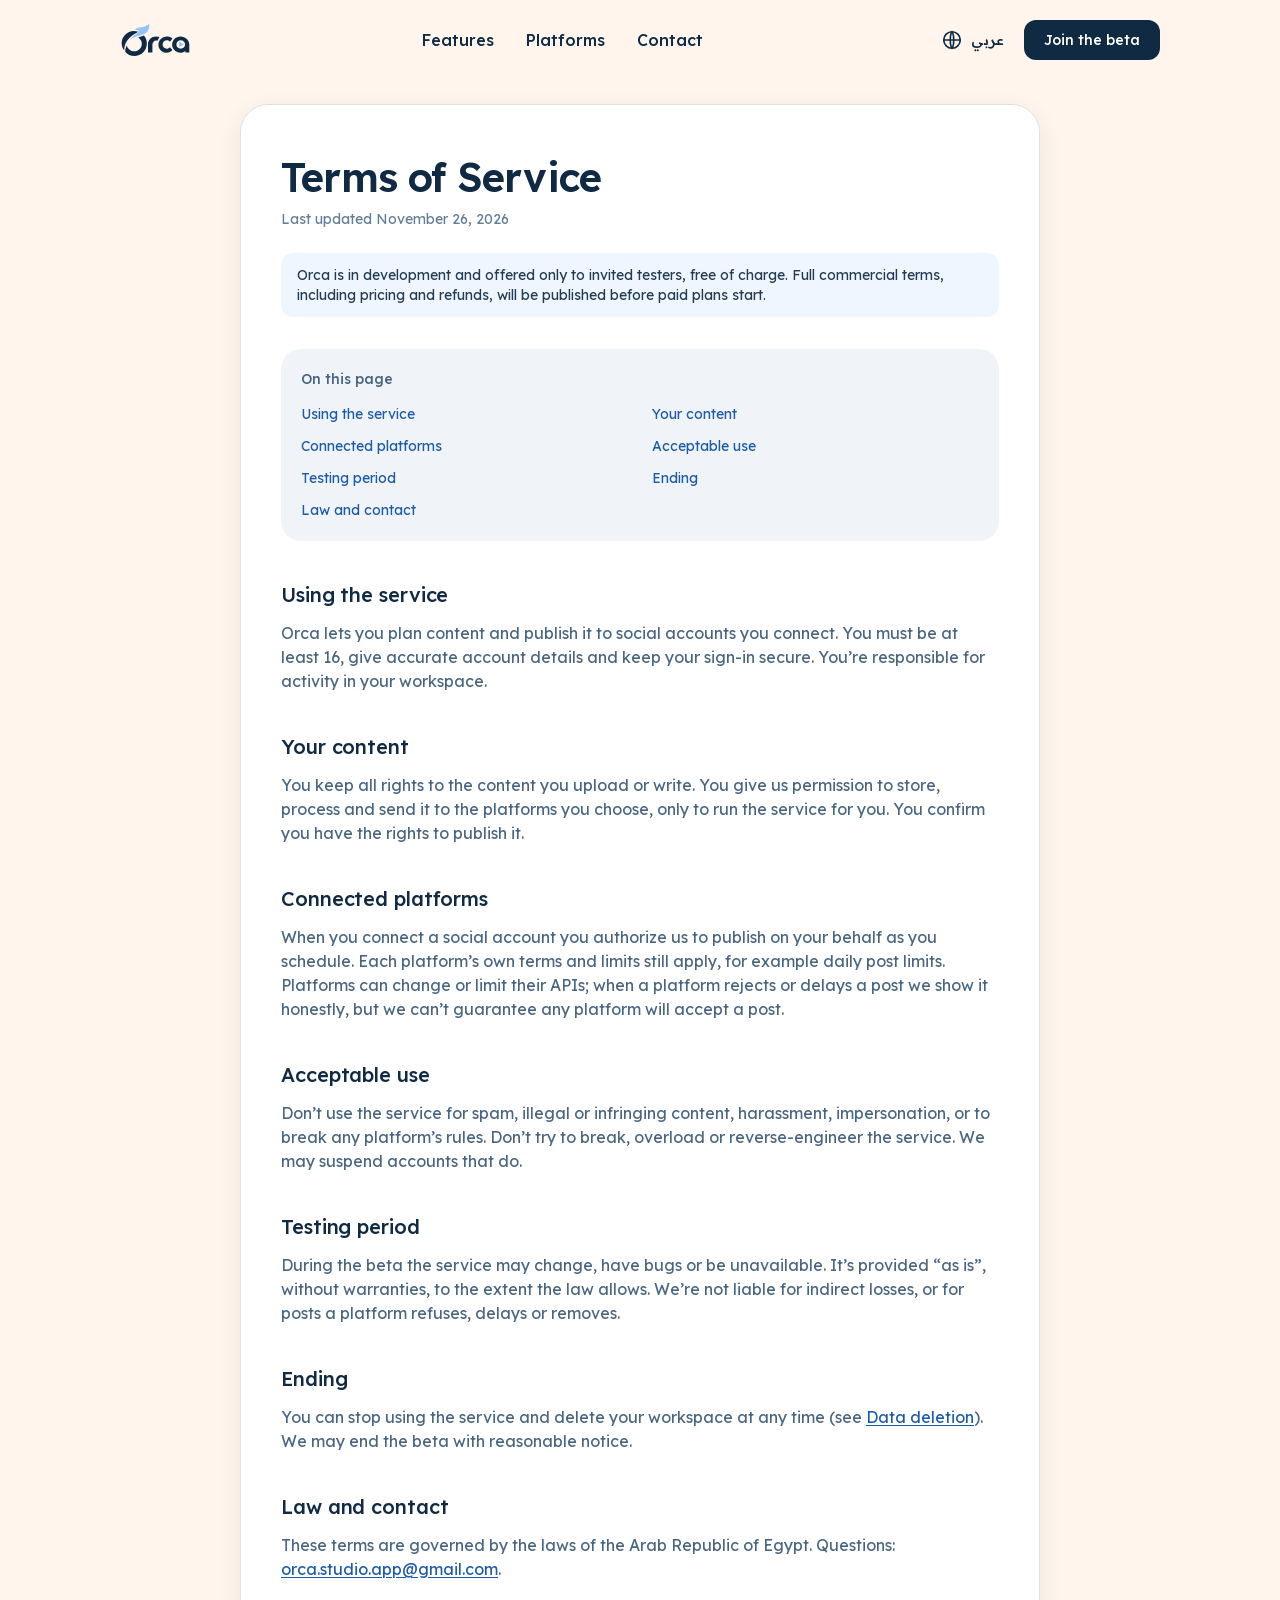
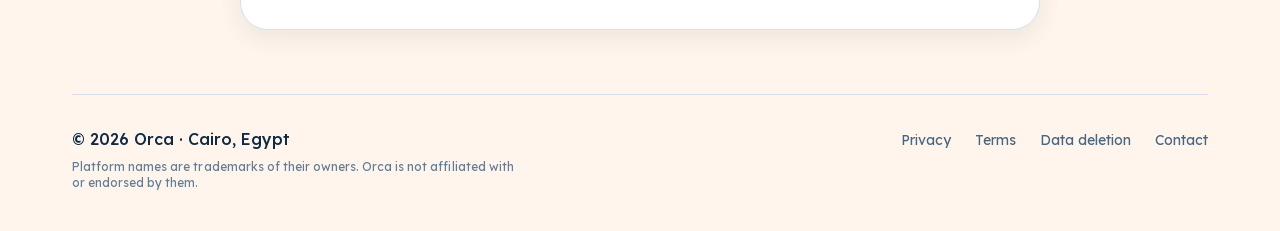
<file: en/terms/index.html>
<!DOCTYPE html><!--t6Xz82LrDbC_FBaLzgc7p--><html lang="en" dir="ltr" class="__variable_9d0602 __variable_fde2ff"><head><meta charSet="utf-8"/><meta name="viewport" content="width=device-width, initial-scale=1"/><link rel="preload" href="/_next/static/media/793968fa3513f5d6-s.p.woff2" as="font" crossorigin="" type="font/woff2"/><link rel="preload" href="/_next/static/media/bd9c8c62ffadd9dd-s.p.woff2" as="font" crossorigin="" type="font/woff2"/><link rel="preload" href="/_next/static/media/f952393b67d608ec-s.p.woff2" as="font" crossorigin="" type="font/woff2"/><link rel="preload" as="image" href="/brand/logo.svg"/><link rel="stylesheet" href="/_next/static/css/76c90843e236516b.css" data-precedence="next"/><link rel="preload" as="script" fetchPriority="low" href="/_next/static/chunks/webpack-8efb5bef760d4de8.js"/><script src="/_next/static/chunks/b359f95a-02f4935cffc381bb.js" async=""></script><script src="/_next/static/chunks/558-d530857d7277996b.js" async=""></script><script src="/_next/static/chunks/main-app-c270f6aff2806fbd.js" async=""></script><script src="/_next/static/chunks/907-1674f2740fec613d.js" async=""></script><script src="/_next/static/chunks/app/%5Blocale%5D/terms/page-914e626abf6bc07e.js" async=""></script><script src="/_next/static/chunks/741-afa82dc8845833c1.js" async=""></script><script src="/_next/static/chunks/app/%5Blocale%5D/layout-f8ee31081aa1ad32.js" async=""></script><script src="/_next/static/chunks/app/%5Blocale%5D/page-303bc917f2ddec80.js" async=""></script><meta name="next-size-adjust" content=""/><meta name="theme-color" content="#fff5ec"/><title>Terms of Service · Orca</title><meta name="description" content="The rules for using Orca during the private beta."/><meta name="application-name" content="Orca"/><link rel="canonical" href="https://creator-studio-content.github.io/en/terms/"/><link rel="alternate" hrefLang="en" href="https://creator-studio-content.github.io/en/terms/"/><link rel="alternate" hrefLang="ar" href="https://creator-studio-content.github.io/ar/terms/"/><link rel="alternate" hrefLang="x-default" href="https://creator-studio-content.github.io/en/terms/"/><meta name="format-detection" content="telephone=no, email=no"/><meta property="og:title" content="Terms of Service · Orca"/><meta property="og:description" content="The rules for using Orca during the private beta."/><meta property="og:url" content="https://creator-studio-content.github.io/en/terms/"/><meta property="og:site_name" content="Orca"/><meta property="og:locale" content="en_US"/><meta property="og:type" content="website"/><meta name="twitter:card" content="summary"/><meta name="twitter:title" content="Terms of Service · Orca"/><meta name="twitter:description" content="The rules for using Orca during the private beta."/><link rel="icon" href="/favicon.ico" sizes="any"/><link rel="icon" href="/brand/mark.svg" type="image/svg+xml"/><script src="/_next/static/chunks/polyfills-42372ed130431b0a.js" noModule=""></script></head><body class="min-h-dvh antialiased"><div hidden=""><!--$--><!--/$--></div><a href="#main" class="sr-only focus:not-sr-only focus:fixed focus:start-4 focus:top-4 focus:z-50 focus:rounded-md focus:bg-bg-surface focus:px-4 focus:py-2 focus:text-label-m focus:shadow-float">Skip to content</a><header class="mx-auto flex w-full max-w-[1440px] items-center justify-between gap-4 px-4 py-5 sm:px-8 lg:px-[120px]"><a aria-label="Orca home" class="flex items-center gap-2.5 rounded-md" href="/en/"><img alt="Orca" width="71" height="36" decoding="async" data-nimg="1" style="color:transparent" src="/brand/logo.svg"/></a><nav aria-label="Main" class="hidden md:block"><ul class="flex items-center gap-8"><li><a class="text-label-l text-text-primary hover:text-text-accent" href="/en/#features">Features</a></li><li><a class="text-label-l text-text-primary hover:text-text-accent" href="/en/#platforms">Platforms</a></li><li><a href="mailto:orca.studio.app@gmail.com" class="text-label-l text-text-primary hover:text-text-accent">Contact</a></li></ul></nav><div class="flex items-center gap-2 sm:gap-3"><a hrefLang="ar" aria-label="Change language: عربي" class="inline-flex items-center gap-2 rounded-md px-2 py-2 text-label-m text-text-primary hover:bg-bg-muted" href="/ar/terms/"><img alt="" aria-hidden="true" loading="lazy" width="22" height="22" decoding="async" data-nimg="1" class="shrink-0 " style="color:transparent" src="/icons/globe.svg"/><span lang="ar">عربي</span></a><a class="inline-flex items-center justify-center gap-2 rounded-md font-medium whitespace-nowrap transition-colors duration-150 bg-action-primary text-text-on-primary hover:bg-action-primary-hover px-5 py-2.5 text-label-m hidden sm:inline-flex" href="mailto:orca.studio.app@gmail.com?subject=Orca%20private%20beta">Join the beta</a></div></header><main id="main" tabindex="-1" class="outline-none"><div class="px-4 pt-6 sm:px-8"><article class="mx-auto w-full max-w-[800px] rounded-xl border border-border-default bg-bg-surface px-5 py-8 shadow-card sm:px-10 sm:py-12"><header class="flex flex-col gap-2"><h1 class="text-h2 text-text-primary sm:text-h1">Terms of Service</h1><p class="text-body-s text-text-muted">Last updated November 26, 2026</p></header><p role="note" class="mt-6 rounded-md bg-bg-accent-subtle px-4 py-3 text-body-s text-navy-800">Orca is in development and offered only to invited testers, free of charge. Full commercial terms, including pricing and refunds, will be published before paid plans start.</p><nav aria-labelledby="toc-title" class="mt-8 rounded-lg bg-bg-muted p-5"><h2 id="toc-title" class="text-label-m text-text-secondary">On this page</h2><ol class="mt-3 grid gap-x-6 gap-y-2 sm:grid-cols-2"><li><a href="#using" class="text-body-s text-text-accent hover:underline">Using the service</a></li><li><a href="#content" class="text-body-s text-text-accent hover:underline">Your content</a></li><li><a href="#platforms" class="text-body-s text-text-accent hover:underline">Connected platforms</a></li><li><a href="#acceptable-use" class="text-body-s text-text-accent hover:underline">Acceptable use</a></li><li><a href="#beta" class="text-body-s text-text-accent hover:underline">Testing period</a></li><li><a href="#ending" class="text-body-s text-text-accent hover:underline">Ending</a></li><li><a href="#law" class="text-body-s text-text-accent hover:underline">Law and contact</a></li></ol></nav><section id="using" aria-labelledby="using-h" class="mt-10 scroll-mt-6"><h2 id="using-h" class="text-h4 text-text-primary">Using the service</h2><div class="mt-3 flex flex-col gap-4"><p class="text-body-m text-text-secondary">Orca lets you plan content and publish it to social accounts you connect. You must be at least 16, give accurate account details and keep your sign-in secure. You’re responsible for activity in your workspace.</p></div></section><section id="content" aria-labelledby="content-h" class="mt-10 scroll-mt-6"><h2 id="content-h" class="text-h4 text-text-primary">Your content</h2><div class="mt-3 flex flex-col gap-4"><p class="text-body-m text-text-secondary">You keep all rights to the content you upload or write. You give us permission to store, process and send it to the platforms you choose, only to run the service for you. You confirm you have the rights to publish it.</p></div></section><section id="platforms" aria-labelledby="platforms-h" class="mt-10 scroll-mt-6"><h2 id="platforms-h" class="text-h4 text-text-primary">Connected platforms</h2><div class="mt-3 flex flex-col gap-4"><p class="text-body-m text-text-secondary">When you connect a social account you authorize us to publish on your behalf as you schedule. Each platform’s own terms and limits still apply, for example daily post limits. Platforms can change or limit their APIs; when a platform rejects or delays a post we show it honestly, but we can’t guarantee any platform will accept a post.</p></div></section><section id="acceptable-use" aria-labelledby="acceptable-use-h" class="mt-10 scroll-mt-6"><h2 id="acceptable-use-h" class="text-h4 text-text-primary">Acceptable use</h2><div class="mt-3 flex flex-col gap-4"><p class="text-body-m text-text-secondary">Don’t use the service for spam, illegal or infringing content, harassment, impersonation, or to break any platform’s rules. Don’t try to break, overload or reverse-engineer the service. We may suspend accounts that do.</p></div></section><section id="beta" aria-labelledby="beta-h" class="mt-10 scroll-mt-6"><h2 id="beta-h" class="text-h4 text-text-primary">Testing period</h2><div class="mt-3 flex flex-col gap-4"><p class="text-body-m text-text-secondary">During the beta the service may change, have bugs or be unavailable. It’s provided “as is”, without warranties, to the extent the law allows. We’re not liable for indirect losses, or for posts a platform refuses, delays or removes.</p></div></section><section id="ending" aria-labelledby="ending-h" class="mt-10 scroll-mt-6"><h2 id="ending-h" class="text-h4 text-text-primary">Ending</h2><div class="mt-3 flex flex-col gap-4"><p class="text-body-m text-text-secondary">You can stop using the service and delete your workspace at any time (see <a class="text-text-accent underline underline-offset-2 hover:text-blue-800" href="/en/data-deletion/">Data deletion</a>). We may end the beta with reasonable notice.</p></div></section><section id="law" aria-labelledby="law-h" class="mt-10 scroll-mt-6"><h2 id="law-h" class="text-h4 text-text-primary">Law and contact</h2><div class="mt-3 flex flex-col gap-4"><p class="text-body-m text-text-secondary">These terms are governed by the laws of the Arab Republic of Egypt. Questions: <a href="mailto:orca.studio.app@gmail.com" class="text-text-accent underline underline-offset-2 hover:text-blue-800" dir="ltr">orca.studio.app@gmail.com</a>.</p></div></section></article></div><!--$--><!--/$--></main><footer class="mx-auto w-full max-w-[1200px] px-4 pt-16 pb-10 sm:px-8"><div class="flex flex-col gap-6 border-t border-border-default pt-8 md:flex-row md:items-start md:justify-between"><div class="flex flex-col gap-2"><p class="text-label-l text-text-primary"><span dir="ltr">© 2026 <!-- -->Orca</span> · <!-- -->Cairo, Egypt</p><p class="max-w-md text-caption text-text-muted">Platform names are trademarks of their owners. Orca is not affiliated with or endorsed by them.</p></div><nav aria-label="Legal"><ul class="flex flex-wrap gap-x-6 gap-y-2"><li><a class="text-body-s text-text-secondary hover:text-text-accent" href="/en/privacy/">Privacy</a></li><li><a class="text-body-s text-text-secondary hover:text-text-accent" href="/en/terms/">Terms</a></li><li><a class="text-body-s text-text-secondary hover:text-text-accent" href="/en/data-deletion/">Data deletion</a></li><li><a href="mailto:orca.studio.app@gmail.com" class="text-body-s text-text-secondary hover:text-text-accent">Contact</a></li></ul></nav></div></footer><script src="/_next/static/chunks/webpack-8efb5bef760d4de8.js" id="_R_" async=""></script><script>(self.__next_f=self.__next_f||[]).push([0])</script><script>self.__next_f.push([1,"1:\"$Sreact.fragment\"\n2:I[2369,[],\"\"]\n3:I[3749,[],\"\"]\n6:I[3636,[],\"OutletBoundary\"]\n8:I[9277,[],\"AsyncMetadataOutlet\"]\na:I[3636,[],\"ViewportBoundary\"]\nc:I[3636,[],\"MetadataBoundary\"]\nd:\"$Sreact.suspense\"\nf:I[9331,[],\"\"]\n:HL[\"/_next/static/media/793968fa3513f5d6-s.p.woff2\",\"font\",{\"crossOrigin\":\"\",\"type\":\"font/woff2\"}]\n:HL[\"/_next/static/media/bd9c8c62ffadd9dd-s.p.woff2\",\"font\",{\"crossOrigin\":\"\",\"type\":\"font/woff2\"}]\n:HL[\"/_next/static/media/f952393b67d608ec-s.p.woff2\",\"font\",{\"crossOrigin\":\"\",\"type\":\"font/woff2\"}]\n:HL[\"/_next/static/css/76c90843e236516b.css\",\"style\"]\n"])</script><script>self.__next_f.push([1,"0:{\"P\":null,\"b\":\"t6Xz82LrDbC_FBaLzgc7p\",\"p\":\"\",\"c\":[\"\",\"en\",\"terms\",\"\"],\"i\":false,\"f\":[[[\"\",{\"children\":[[\"locale\",\"en\",\"d\"],{\"children\":[\"terms\",{\"children\":[\"__PAGE__\",{}]}]},\"$undefined\",\"$undefined\",true]}],[\"\",[\"$\",\"$1\",\"c\",{\"children\":[null,[\"$\",\"$L2\",null,{\"parallelRouterKey\":\"children\",\"error\":\"$undefined\",\"errorStyles\":\"$undefined\",\"errorScripts\":\"$undefined\",\"template\":[\"$\",\"$L3\",null,{}],\"templateStyles\":\"$undefined\",\"templateScripts\":\"$undefined\",\"notFound\":[[[\"$\",\"title\",null,{\"children\":\"404: This page could not be found.\"}],[\"$\",\"div\",null,{\"style\":{\"fontFamily\":\"system-ui,\\\"Segoe UI\\\",Roboto,Helvetica,Arial,sans-serif,\\\"Apple Color Emoji\\\",\\\"Segoe UI Emoji\\\"\",\"height\":\"100vh\",\"textAlign\":\"center\",\"display\":\"flex\",\"flexDirection\":\"column\",\"alignItems\":\"center\",\"justifyContent\":\"center\"},\"children\":[\"$\",\"div\",null,{\"children\":[[\"$\",\"style\",null,{\"dangerouslySetInnerHTML\":{\"__html\":\"body{color:#000;background:#fff;margin:0}.next-error-h1{border-right:1px solid rgba(0,0,0,.3)}@media (prefers-color-scheme:dark){body{color:#fff;background:#000}.next-error-h1{border-right:1px solid rgba(255,255,255,.3)}}\"}}],[\"$\",\"h1\",null,{\"className\":\"next-error-h1\",\"style\":{\"display\":\"inline-block\",\"margin\":\"0 20px 0 0\",\"padding\":\"0 23px 0 0\",\"fontSize\":24,\"fontWeight\":500,\"verticalAlign\":\"top\",\"lineHeight\":\"49px\"},\"children\":404}],[\"$\",\"div\",null,{\"style\":{\"display\":\"inline-block\"},\"children\":[\"$\",\"h2\",null,{\"style\":{\"fontSize\":14,\"fontWeight\":400,\"lineHeight\":\"49px\",\"margin\":0},\"children\":\"This page could not be found.\"}]}]]}]}]],[]],\"forbidden\":\"$undefined\",\"unauthorized\":\"$undefined\"}]]}],{\"children\":[[\"locale\",\"en\",\"d\"],[\"$\",\"$1\",\"c\",{\"children\":[[[\"$\",\"link\",\"0\",{\"rel\":\"stylesheet\",\"href\":\"/_next/static/css/76c90843e236516b.css\",\"precedence\":\"next\",\"crossOrigin\":\"$undefined\",\"nonce\":\"$undefined\"}]],\"$L4\"]}],{\"children\":[\"terms\",[\"$\",\"$1\",\"c\",{\"children\":[null,[\"$\",\"$L2\",null,{\"parallelRouterKey\":\"children\",\"error\":\"$undefined\",\"errorStyles\":\"$undefined\",\"errorScripts\":\"$undefined\",\"template\":[\"$\",\"$L3\",null,{}],\"templateStyles\":\"$undefined\",\"templateScripts\":\"$undefined\",\"notFound\":\"$undefined\",\"forbidden\":\"$undefined\",\"unauthorized\":\"$undefined\"}]]}],{\"children\":[\"__PAGE__\",[\"$\",\"$1\",\"c\",{\"children\":[\"$L5\",null,[\"$\",\"$L6\",null,{\"children\":[\"$L7\",[\"$\",\"$L8\",null,{\"promise\":\"$@9\"}]]}]]}],{},null,false]},null,false]},null,false]},null,false],[\"$\",\"$1\",\"h\",{\"children\":[null,[[\"$\",\"$La\",null,{\"children\":\"$Lb\"}],[\"$\",\"meta\",null,{\"name\":\"next-size-adjust\",\"content\":\"\"}]],[\"$\",\"$Lc\",null,{\"children\":[\"$\",\"div\",null,{\"hidden\":true,\"children\":[\"$\",\"$d\",null,{\"fallback\":null,\"children\":\"$Le\"}]}]}]]}],false]],\"m\":\"$undefined\",\"G\":[\"$f\",[]],\"s\":false,\"S\":true}\n"])</script><script>self.__next_f.push([1,"4:[\"$\",\"html\",null,{\"lang\":\"en\",\"dir\":\"ltr\",\"className\":\"__variable_9d0602 __variable_fde2ff\",\"children\":[\"$\",\"body\",null,{\"className\":\"min-h-dvh antialiased\",\"children\":[[\"$\",\"a\",null,{\"href\":\"#main\",\"className\":\"sr-only focus:not-sr-only focus:fixed focus:start-4 focus:top-4 focus:z-50 focus:rounded-md focus:bg-bg-surface focus:px-4 focus:py-2 focus:text-label-m focus:shadow-float\",\"children\":\"Skip to content\"}],\"$L10\"]}]}]\n"])</script><script>self.__next_f.push([1,"5:[\"$\",\"div\",null,{\"className\":\"px-4 pt-6 sm:px-8\",\"children\":[\"$\",\"article\",null,{\"className\":\"mx-auto w-full max-w-[800px] rounded-xl border border-border-default bg-bg-surface px-5 py-8 shadow-card sm:px-10 sm:py-12\",\"children\":[[\"$\",\"header\",null,{\"className\":\"flex flex-col gap-2\",\"children\":[[\"$\",\"h1\",null,{\"className\":\"text-h2 text-text-primary sm:text-h1\",\"children\":\"Terms of Service\"}],[\"$\",\"p\",null,{\"className\":\"text-body-s text-text-muted\",\"children\":\"Last updated November 26, 2026\"}]]}],[[\"$\",\"p\",\"0\",{\"role\":\"note\",\"className\":\"mt-6 rounded-md bg-bg-accent-subtle px-4 py-3 text-body-s text-navy-800\",\"children\":[[\"$\",\"$1\",\"0\",{\"children\":\"Orca is in development and offered only to invited testers, free of charge. Full commercial terms, including pricing and refunds, will be published before paid plans start.\"}]]}]],[\"$\",\"nav\",null,{\"aria-labelledby\":\"toc-title\",\"className\":\"mt-8 rounded-lg bg-bg-muted p-5\",\"children\":[[\"$\",\"h2\",null,{\"id\":\"toc-title\",\"className\":\"text-label-m text-text-secondary\",\"children\":\"On this page\"}],[\"$\",\"ol\",null,{\"className\":\"mt-3 grid gap-x-6 gap-y-2 sm:grid-cols-2\",\"children\":[[\"$\",\"li\",\"using\",{\"children\":[\"$\",\"a\",null,{\"href\":\"#using\",\"className\":\"text-body-s text-text-accent hover:underline\",\"children\":\"Using the service\"}]}],[\"$\",\"li\",\"content\",{\"children\":[\"$\",\"a\",null,{\"href\":\"#content\",\"className\":\"text-body-s text-text-accent hover:underline\",\"children\":\"Your content\"}]}],[\"$\",\"li\",\"platforms\",{\"children\":[\"$\",\"a\",null,{\"href\":\"#platforms\",\"className\":\"text-body-s text-text-accent hover:underline\",\"children\":\"Connected platforms\"}]}],[\"$\",\"li\",\"acceptable-use\",{\"children\":[\"$\",\"a\",null,{\"href\":\"#acceptable-use\",\"className\":\"text-body-s text-text-accent hover:underline\",\"children\":\"Acceptable use\"}]}],[\"$\",\"li\",\"beta\",{\"children\":[\"$\",\"a\",null,{\"href\":\"#beta\",\"className\":\"text-body-s text-text-accent hover:underline\",\"children\":\"Testing period\"}]}],[\"$\",\"li\",\"ending\",{\"children\":[\"$\",\"a\",null,{\"href\":\"#ending\",\"className\":\"text-body-s text-text-accent hover:underline\",\"children\":\"Ending\"}]}],[\"$\",\"li\",\"law\",{\"children\":[\"$\",\"a\",null,{\"href\":\"#law\",\"className\":\"text-body-s text-text-accent hover:underline\",\"children\":\"Law and contact\"}]}]]}]]}],[[\"$\",\"section\",\"using\",{\"id\":\"using\",\"aria-labelledby\":\"using-h\",\"className\":\"mt-10 scroll-mt-6\",\"children\":[[\"$\",\"h2\",null,{\"id\":\"using-h\",\"className\":\"text-h4 text-text-primary\",\"children\":\"Using the service\"}],[\"$\",\"div\",null,{\"className\":\"mt-3 flex flex-col gap-4\",\"children\":[[\"$\",\"p\",\"0\",{\"className\":\"text-body-m text-text-secondary\",\"children\":[[\"$\",\"$1\",\"0\",{\"children\":\"Orca lets you plan content and publish it to social accounts you connect. You must be at least 16, give accurate account details and keep your sign-in secure. You’re responsible for activity in your workspace.\"}]]}]]}]]}],[\"$\",\"section\",\"content\",{\"id\":\"content\",\"aria-labelledby\":\"content-h\",\"className\":\"mt-10 scroll-mt-6\",\"children\":[[\"$\",\"h2\",null,{\"id\":\"content-h\",\"className\":\"text-h4 text-text-primary\",\"children\":\"Your content\"}],[\"$\",\"div\",null,{\"className\":\"mt-3 flex flex-col gap-4\",\"children\":[[\"$\",\"p\",\"0\",{\"className\":\"text-body-m text-text-secondary\",\"children\":[[\"$\",\"$1\",\"0\",{\"children\":\"You keep all rights to the content you upload or write. You give us permission to store, process and send it to the platforms you choose, only to run the service for you. You confirm you have the rights to publish it.\"}]]}]]}]]}],[\"$\",\"section\",\"platforms\",{\"id\":\"platforms\",\"aria-labelledby\":\"platforms-h\",\"className\":\"mt-10 scroll-mt-6\",\"children\":[[\"$\",\"h2\",null,{\"id\":\"platforms-h\",\"className\":\"text-h4 text-text-primary\",\"children\":\"Connected platforms\"}],[\"$\",\"div\",null,{\"className\":\"mt-3 flex flex-col gap-4\",\"children\":[[\"$\",\"p\",\"0\",{\"className\":\"text-body-m text-text-secondary\",\"children\":[[\"$\",\"$1\",\"0\",{\"children\":\"When you connect a social account you authorize us to publish on your behalf as you schedule. Each platform’s own terms and limits still apply, for example daily post limits. Platforms can change or limit their APIs; when a platform rejects or delays a post we show it honestly, but we can’t guarantee any platform will accept a post.\"}]]}]]}]]}],\"$L11\",\"$L12\",\"$L13\",\"$L14\"]]}]}]\n"])</script><script>self.__next_f.push([1,"11:[\"$\",\"section\",\"acceptable-use\",{\"id\":\"acceptable-use\",\"aria-labelledby\":\"acceptable-use-h\",\"className\":\"mt-10 scroll-mt-6\",\"children\":[[\"$\",\"h2\",null,{\"id\":\"acceptable-use-h\",\"className\":\"text-h4 text-text-primary\",\"children\":\"Acceptable use\"}],[\"$\",\"div\",null,{\"className\":\"mt-3 flex flex-col gap-4\",\"children\":[[\"$\",\"p\",\"0\",{\"className\":\"text-body-m text-text-secondary\",\"children\":[[\"$\",\"$1\",\"0\",{\"children\":\"Don’t use the service for spam, illegal or infringing content, harassment, impersonation, or to break any platform’s rules. Don’t try to break, overload or reverse-engineer the service. We may suspend accounts that do.\"}]]}]]}]]}]\n12:[\"$\",\"section\",\"beta\",{\"id\":\"beta\",\"aria-labelledby\":\"beta-h\",\"className\":\"mt-10 scroll-mt-6\",\"children\":[[\"$\",\"h2\",null,{\"id\":\"beta-h\",\"className\":\"text-h4 text-text-primary\",\"children\":\"Testing period\"}],[\"$\",\"div\",null,{\"className\":\"mt-3 flex flex-col gap-4\",\"children\":[[\"$\",\"p\",\"0\",{\"className\":\"text-body-m text-text-secondary\",\"children\":[[\"$\",\"$1\",\"0\",{\"children\":\"During the beta the service may change, have bugs or be unavailable. It’s provided “as is”, without warranties, to the extent the law allows. We’re not liable for indirect losses, or for posts a platform refuses, delays or removes.\"}]]}]]}]]}]\n13:[\"$\",\"section\",\"ending\",{\"id\":\"ending\",\"aria-labelledby\":\"ending-h\",\"className\":\"mt-10 scroll-mt-6\",\"children\":[[\"$\",\"h2\",null,{\"id\":\"ending-h\",\"className\":\"text-h4 text-text-primary\",\"children\":\"Ending\"}],[\"$\",\"div\",null,{\"className\":\"mt-3 flex flex-col gap-4\",\"children\":[[\"$\",\"p\",\"0\",{\"className\":\"text-body-m text-text-secondary\",\"children\":[[\"$\",\"$1\",\"0\",{\"children\":\"You can stop using the service and delete your workspace at any time (see \"}],\"$L15\",[\"$\",\"$1\",\"2\",{\"children\":\"). We may end the beta with reasonable notice.\"}]]}]]}]]}]\n"])</script><script>self.__next_f.push([1,"14:[\"$\",\"section\",\"law\",{\"id\":\"law\",\"aria-labelledby\":\"law-h\",\"className\":\"mt-10 scroll-mt-6\",\"children\":[[\"$\",\"h2\",null,{\"id\":\"law-h\",\"className\":\"text-h4 text-text-primary\",\"children\":\"Law and contact\"}],[\"$\",\"div\",null,{\"className\":\"mt-3 flex flex-col gap-4\",\"children\":[[\"$\",\"p\",\"0\",{\"className\":\"text-body-m text-text-secondary\",\"children\":[[\"$\",\"$1\",\"0\",{\"children\":\"These terms are governed by the laws of the Arab Republic of Egypt. Questions: \"}],[\"$\",\"a\",\"1\",{\"href\":\"mailto:orca.studio.app@gmail.com\",\"className\":\"text-text-accent underline underline-offset-2 hover:text-blue-800\",\"dir\":\"ltr\",\"children\":\"orca.studio.app@gmail.com\"}],[\"$\",\"$1\",\"2\",{\"children\":\".\"}]]}]]}]]}]\n"])</script><script>self.__next_f.push([1,"16:I[199,[\"907\",\"static/chunks/907-1674f2740fec613d.js\",\"477\",\"static/chunks/app/%5Blocale%5D/terms/page-914e626abf6bc07e.js\"],\"default\"]\n15:[\"$\",\"$L16\",\"1\",{\"ref\":\"$undefined\",\"href\":\"/en/data-deletion\",\"locale\":\"$undefined\",\"localeCookie\":{\"name\":\"NEXT_LOCALE\",\"sameSite\":\"lax\"},\"className\":\"text-text-accent underline underline-offset-2 hover:text-blue-800\",\"children\":\"Data deletion\"}]\n"])</script><script>self.__next_f.push([1,"17:I[3469,[\"907\",\"static/chunks/907-1674f2740fec613d.js\",\"477\",\"static/chunks/app/%5Blocale%5D/terms/page-914e626abf6bc07e.js\"],\"default\"]\nb:[[\"$\",\"meta\",\"0\",{\"charSet\":\"utf-8\"}],[\"$\",\"meta\",\"1\",{\"name\":\"viewport\",\"content\":\"width=device-width, initial-scale=1\"}],[\"$\",\"meta\",\"2\",{\"name\":\"theme-color\",\"content\":\"#fff5ec\"}]]\n"])</script><script>self.__next_f.push([1,"10:[\"$\",\"$L17\",null,{\"formats\":\"$undefined\",\"locale\":\"en\",\"messages\":{\"meta\":{\"homeTitle\":\"Orca — Create once, publish everywhere\",\"homeDescription\":\"Save ideas, plan your calendar and publish to Instagram, TikTok, YouTube, X, LinkedIn and more at the same moment, through each platform's official API.\",\"privacyTitle\":\"Privacy Policy\",\"termsTitle\":\"Terms of Service\",\"deletionTitle\":\"Delete your data\"},\"skipLink\":\"Skip to content\",\"nav\":{\"label\":\"Main\",\"home\":\"Orca home\",\"features\":\"Features\",\"platforms\":\"Platforms\",\"contact\":\"Contact\",\"joinBeta\":\"Join the beta\",\"language\":\"Change language\",\"switchTo\":\"عربي\"},\"hero\":{\"eyebrow\":\"Publishes through official platform APIs\",\"titleCreate\":\"Create\",\"titleOnce\":\"Once,\",\"titleRest\":\"Publish Everywhere\",\"subtitle\":\"Save ideas, plan your calendar and auto-publish to Instagram, TikTok, YouTube, X, LinkedIn and more — all at the same moment.\",\"cta\":\"Join the private beta\",\"ctaSubject\":\"Orca private beta\",\"status\":\"In development · private beta in 2027\",\"publishesTo\":\"Publishes to\",\"pinterest\":\"· Pinterest coming soon\"},\"preview\":{\"label\":\"Preview of the Orca calendar\",\"thisWeek\":\"This week\",\"newPost\":\"+ New post\",\"postTo\":\"Post to\",\"publishedTitle\":\"Published on 3 platforms\",\"publishedSub\":\"Instagram · TikTok · YouTube — just now\",\"aiLabel\":\"✦ AI idea\",\"aiText\":\"“Turn your Tuesday vlog into 3 Shorts with these hooks…”\",\"status\":{\"scheduled\":\"Scheduled\",\"published\":\"Published\",\"needsAction\":\"Needs action\"},\"days\":{\"mon\":\"Mon 30\",\"tue\":\"Tue 1\",\"wed\":\"Wed 2\",\"thu\":\"Thu 3\",\"fri\":\"Fri 4\"},\"posts\":{\"reel\":\"Reel: 3 editing tricks\",\"vlog\":\"Studio tour vlog\",\"poll\":\"Poll: next topic?\",\"bts\":\"Behind the scenes\",\"collab\":\"Collab announcement\",\"recap\":\"Weekly recap\"},\"all5\":\"All 5\"},\"features\":{\"heading\":\"Why creators choose Orca\",\"noCard\":\"No credit card required\",\"platforms\":\"7 platforms, one click\",\"ai\":\"AI-powered ideas\"},\"footer\":{\"legal\":\"Legal\",\"privacy\":\"Privacy\",\"terms\":\"Terms\",\"deletion\":\"Data deletion\",\"contact\":\"Contact\",\"location\":\"Cairo, Egypt\",\"disclaimer\":\"Platform names are trademarks of their owners. Orca is not affiliated with or endorsed by them.\"},\"legal\":{\"updated\":\"Last updated {date}\",\"contents\":\"On this page\",\"backHome\":\"Back to home\"},\"notFound\":{\"title\":\"Page not found\",\"body\":\"The page you're looking for doesn't exist or has moved.\",\"home\":\"Go to the home page\"}},\"now\":\"$undefined\",\"timeZone\":\"UTC\",\"children\":[\"$L18\",[\"$\",\"main\",null,{\"id\":\"main\",\"tabIndex\":-1,\"className\":\"outline-none\",\"children\":[\"$\",\"$L2\",null,{\"parallelRouterKey\":\"children\",\"error\":\"$undefined\",\"errorStyles\":\"$undefined\",\"errorScripts\":\"$undefined\",\"template\":[\"$\",\"$L3\",null,{}],\"templateStyles\":\"$undefined\",\"templateScripts\":\"$undefined\",\"notFound\":[\"$L19\",[]],\"forbidden\":\"$undefined\",\"unauthorized\":\"$undefined\"}]}],\"$L1a\"]}]\n"])</script><script>self.__next_f.push([1,"7:null\n"])</script><script>self.__next_f.push([1,"19:[\"$\",\"section\",null,{\"className\":\"mx-auto flex max-w-[560px] flex-col items-center gap-4 px-4 py-24 text-center\",\"children\":[[\"$\",\"h1\",null,{\"className\":\"text-h2 text-text-primary\",\"children\":\"Page not found\"}],[\"$\",\"p\",null,{\"className\":\"text-body-l text-text-secondary\",\"children\":\"The page you're looking for doesn't exist or has moved.\"}],\"$L1b\"]}]\n"])</script><script>self.__next_f.push([1,"1a:[\"$\",\"footer\",null,{\"className\":\"mx-auto w-full max-w-[1200px] px-4 pt-16 pb-10 sm:px-8\",\"children\":[\"$\",\"div\",null,{\"className\":\"flex flex-col gap-6 border-t border-border-default pt-8 md:flex-row md:items-start md:justify-between\",\"children\":[[\"$\",\"div\",null,{\"className\":\"flex flex-col gap-2\",\"children\":[[\"$\",\"p\",null,{\"className\":\"text-label-l text-text-primary\",\"children\":[[\"$\",\"span\",null,{\"dir\":\"ltr\",\"children\":[\"© 2026 \",\"Orca\"]}],\" · \",\"Cairo, Egypt\"]}],[\"$\",\"p\",null,{\"className\":\"max-w-md text-caption text-text-muted\",\"children\":\"Platform names are trademarks of their owners. Orca is not affiliated with or endorsed by them.\"}]]}],[\"$\",\"nav\",null,{\"aria-label\":\"Legal\",\"children\":[\"$\",\"ul\",null,{\"className\":\"flex flex-wrap gap-x-6 gap-y-2\",\"children\":[[\"$\",\"li\",null,{\"children\":\"$L1c\"}],[\"$\",\"li\",null,{\"children\":\"$L1d\"}],[\"$\",\"li\",null,{\"children\":\"$L1e\"}],[\"$\",\"li\",null,{\"children\":[\"$\",\"a\",null,{\"href\":\"mailto:orca.studio.app@gmail.com\",\"className\":\"text-body-s text-text-secondary hover:text-text-accent\",\"children\":\"Contact\"}]}]]}]}]]}]}]\n"])</script><script>self.__next_f.push([1,"1b:[\"$\",\"$L16\",null,{\"ref\":\"$undefined\",\"href\":\"/en\",\"locale\":\"$undefined\",\"localeCookie\":\"$15:props:localeCookie\",\"className\":\"inline-flex items-center justify-center gap-2 rounded-md font-medium whitespace-nowrap transition-colors duration-150 bg-action-primary text-text-on-primary hover:bg-action-primary-hover px-7 py-4 text-label-l\",\"children\":\"Go to the home page\"}]\n"])</script><script>self.__next_f.push([1,"22:I[242,[\"907\",\"static/chunks/907-1674f2740fec613d.js\",\"741\",\"static/chunks/741-afa82dc8845833c1.js\",\"450\",\"static/chunks/app/%5Blocale%5D/layout-f8ee31081aa1ad32.js\"],\"LocaleSwitch\"]\n"])</script><script>self.__next_f.push([1,"18:[\"$\",\"header\",null,{\"className\":\"mx-auto flex w-full max-w-[1440px] items-center justify-between gap-4 px-4 py-5 sm:px-8 lg:px-[120px]\",\"children\":[\"$L1f\",[\"$\",\"nav\",null,{\"aria-label\":\"Main\",\"className\":\"hidden md:block\",\"children\":[\"$\",\"ul\",null,{\"className\":\"flex items-center gap-8\",\"children\":[[\"$\",\"li\",null,{\"children\":\"$L20\"}],[\"$\",\"li\",null,{\"children\":\"$L21\"}],[\"$\",\"li\",null,{\"children\":[\"$\",\"a\",null,{\"href\":\"mailto:orca.studio.app@gmail.com\",\"className\":\"text-label-l text-text-primary hover:text-text-accent\",\"children\":\"Contact\"}]}]]}]}],[\"$\",\"div\",null,{\"className\":\"flex items-center gap-2 sm:gap-3\",\"children\":[[\"$\",\"$L22\",null,{}],[\"$\",\"a\",null,{\"className\":\"inline-flex items-center justify-center gap-2 rounded-md font-medium whitespace-nowrap transition-colors duration-150 bg-action-primary text-text-on-primary hover:bg-action-primary-hover px-5 py-2.5 text-label-m hidden sm:inline-flex\",\"href\":\"mailto:orca.studio.app@gmail.com?subject=Orca%20private%20beta\",\"children\":\"Join the beta\"}]]}]]}]\n"])</script><script>self.__next_f.push([1,"1c:[\"$\",\"$L16\",null,{\"ref\":\"$undefined\",\"href\":\"/en/privacy\",\"locale\":\"$undefined\",\"localeCookie\":\"$15:props:localeCookie\",\"className\":\"text-body-s text-text-secondary hover:text-text-accent\",\"children\":\"Privacy\"}]\n1d:[\"$\",\"$L16\",null,{\"ref\":\"$undefined\",\"href\":\"/en/terms\",\"locale\":\"$undefined\",\"localeCookie\":\"$15:props:localeCookie\",\"className\":\"text-body-s text-text-secondary hover:text-text-accent\",\"children\":\"Terms\"}]\n1e:[\"$\",\"$L16\",null,{\"ref\":\"$undefined\",\"href\":\"/en/data-deletion\",\"locale\":\"$undefined\",\"localeCookie\":\"$15:props:localeCookie\",\"className\":\"text-body-s text-text-secondary hover:text-text-accent\",\"children\":\"Data deletion\"}]\n"])</script><script>self.__next_f.push([1,"23:I[2741,[\"907\",\"static/chunks/907-1674f2740fec613d.js\",\"741\",\"static/chunks/741-afa82dc8845833c1.js\",\"465\",\"static/chunks/app/%5Blocale%5D/page-303bc917f2ddec80.js\"],\"Image\"]\n1f:[\"$\",\"$L16\",null,{\"ref\":\"$undefined\",\"href\":\"/en\",\"locale\":\"$undefined\",\"localeCookie\":\"$15:props:localeCookie\",\"aria-label\":\"Orca home\",\"className\":\"flex items-center gap-2.5 rounded-md\",\"children\":[\"$\",\"$L23\",null,{\"src\":\"/brand/logo.svg\",\"width\":71,\"height\":36,\"alt\":\"Orca\",\"priority\":true,\"unoptimized\":true}]}]\n20:[\"$\",\"$L16\",null,{\"ref\":\"$undefined\",\"href\":\"/en/#features\",\"locale\":\"$undefined\",\"localeCookie\":\"$15:props:localeCookie\",\"className\":\"text-label-l text-text-primary hover:text-text-accent\",\"children\":\"Features\"}]\n21:[\"$\",\"$L16\",null,{\"ref\":\"$undefined\",\"href\":\"/en/#platforms\",\"locale\":\"$undefined\",\"localeCookie\":\"$15:props:localeCookie\",\"className\":\"text-label-l text-text-primary hover:text-text-accent\",\"children\":\"Platforms\"}]\n"])</script><script>self.__next_f.push([1,"24:I[8405,[],\"IconMark\"]\n"])</script><script>self.__next_f.push([1,"9:{\"metadata\":[[\"$\",\"title\",\"0\",{\"children\":\"Terms of Service · Orca\"}],[\"$\",\"meta\",\"1\",{\"name\":\"description\",\"content\":\"The rules for using Orca during the private beta.\"}],[\"$\",\"meta\",\"2\",{\"name\":\"application-name\",\"content\":\"Orca\"}],[\"$\",\"link\",\"3\",{\"rel\":\"canonical\",\"href\":\"https://creator-studio-content.github.io/en/terms/\"}],[\"$\",\"link\",\"4\",{\"rel\":\"alternate\",\"hrefLang\":\"en\",\"href\":\"https://creator-studio-content.github.io/en/terms/\"}],[\"$\",\"link\",\"5\",{\"rel\":\"alternate\",\"hrefLang\":\"ar\",\"href\":\"https://creator-studio-content.github.io/ar/terms/\"}],[\"$\",\"link\",\"6\",{\"rel\":\"alternate\",\"hrefLang\":\"x-default\",\"href\":\"https://creator-studio-content.github.io/en/terms/\"}],[\"$\",\"meta\",\"7\",{\"name\":\"format-detection\",\"content\":\"telephone=no, email=no\"}],[\"$\",\"meta\",\"8\",{\"property\":\"og:title\",\"content\":\"Terms of Service · Orca\"}],[\"$\",\"meta\",\"9\",{\"property\":\"og:description\",\"content\":\"The rules for using Orca during the private beta.\"}],[\"$\",\"meta\",\"10\",{\"property\":\"og:url\",\"content\":\"https://creator-studio-content.github.io/en/terms/\"}],[\"$\",\"meta\",\"11\",{\"property\":\"og:site_name\",\"content\":\"Orca\"}],[\"$\",\"meta\",\"12\",{\"property\":\"og:locale\",\"content\":\"en_US\"}],[\"$\",\"meta\",\"13\",{\"property\":\"og:type\",\"content\":\"website\"}],[\"$\",\"meta\",\"14\",{\"name\":\"twitter:card\",\"content\":\"summary\"}],[\"$\",\"meta\",\"15\",{\"name\":\"twitter:title\",\"content\":\"Terms of Service · Orca\"}],[\"$\",\"meta\",\"16\",{\"name\":\"twitter:description\",\"content\":\"The rules for using Orca during the private beta.\"}],[\"$\",\"link\",\"17\",{\"rel\":\"icon\",\"href\":\"/favicon.ico\",\"sizes\":\"any\"}],[\"$\",\"link\",\"18\",{\"rel\":\"icon\",\"href\":\"/brand/mark.svg\",\"type\":\"image/svg+xml\"}],[\"$\",\"$L24\",\"19\",{}]],\"error\":null,\"digest\":\"$undefined\"}\n"])</script><script>self.__next_f.push([1,"e:\"$9:metadata\"\n"])</script></body></html>
</file>
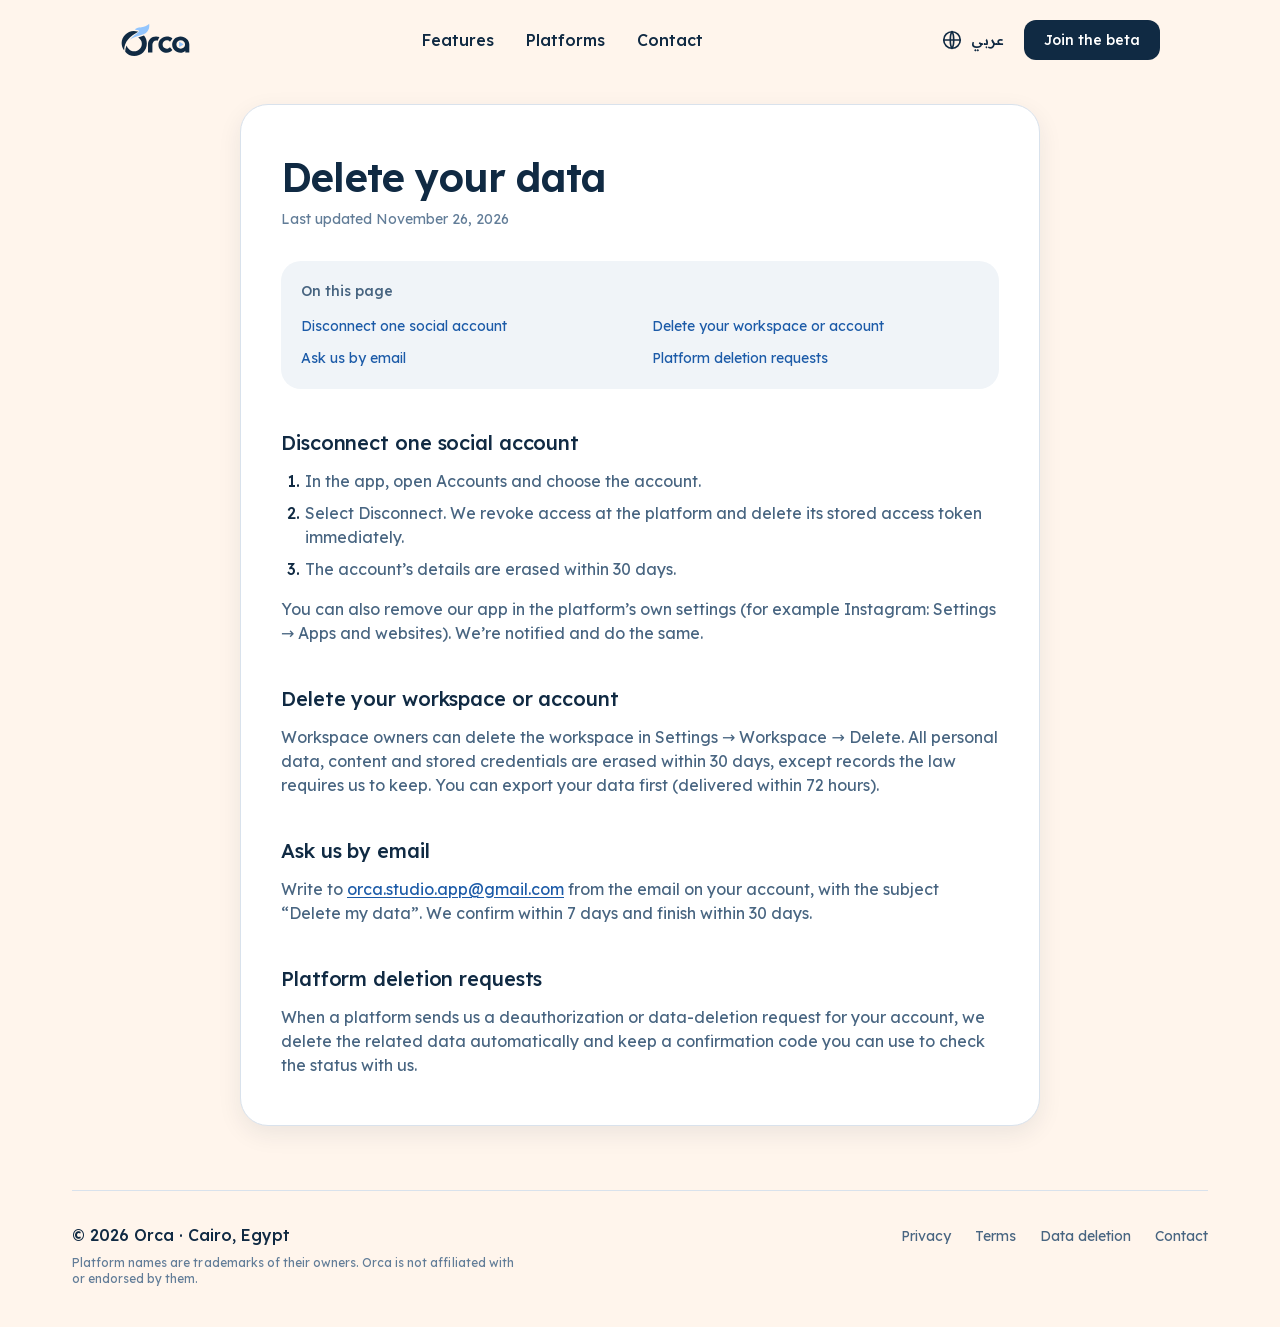
<file: data-deletion.html>
<!doctype html>
<html lang="en">
  <head>
    <meta charset="utf-8" />
    <title>Moved</title>
    <meta name="robots" content="noindex" />
    <link rel="canonical" href="https://creator-studio-content.github.io/en/data-deletion/" />
    <meta http-equiv="refresh" content="0; url=/en/data-deletion/" />
  </head>
  <body>
    <p>This page moved to <a href="/en/data-deletion/">/en/data-deletion/</a>.</p>
  </body>
</html>
</file>
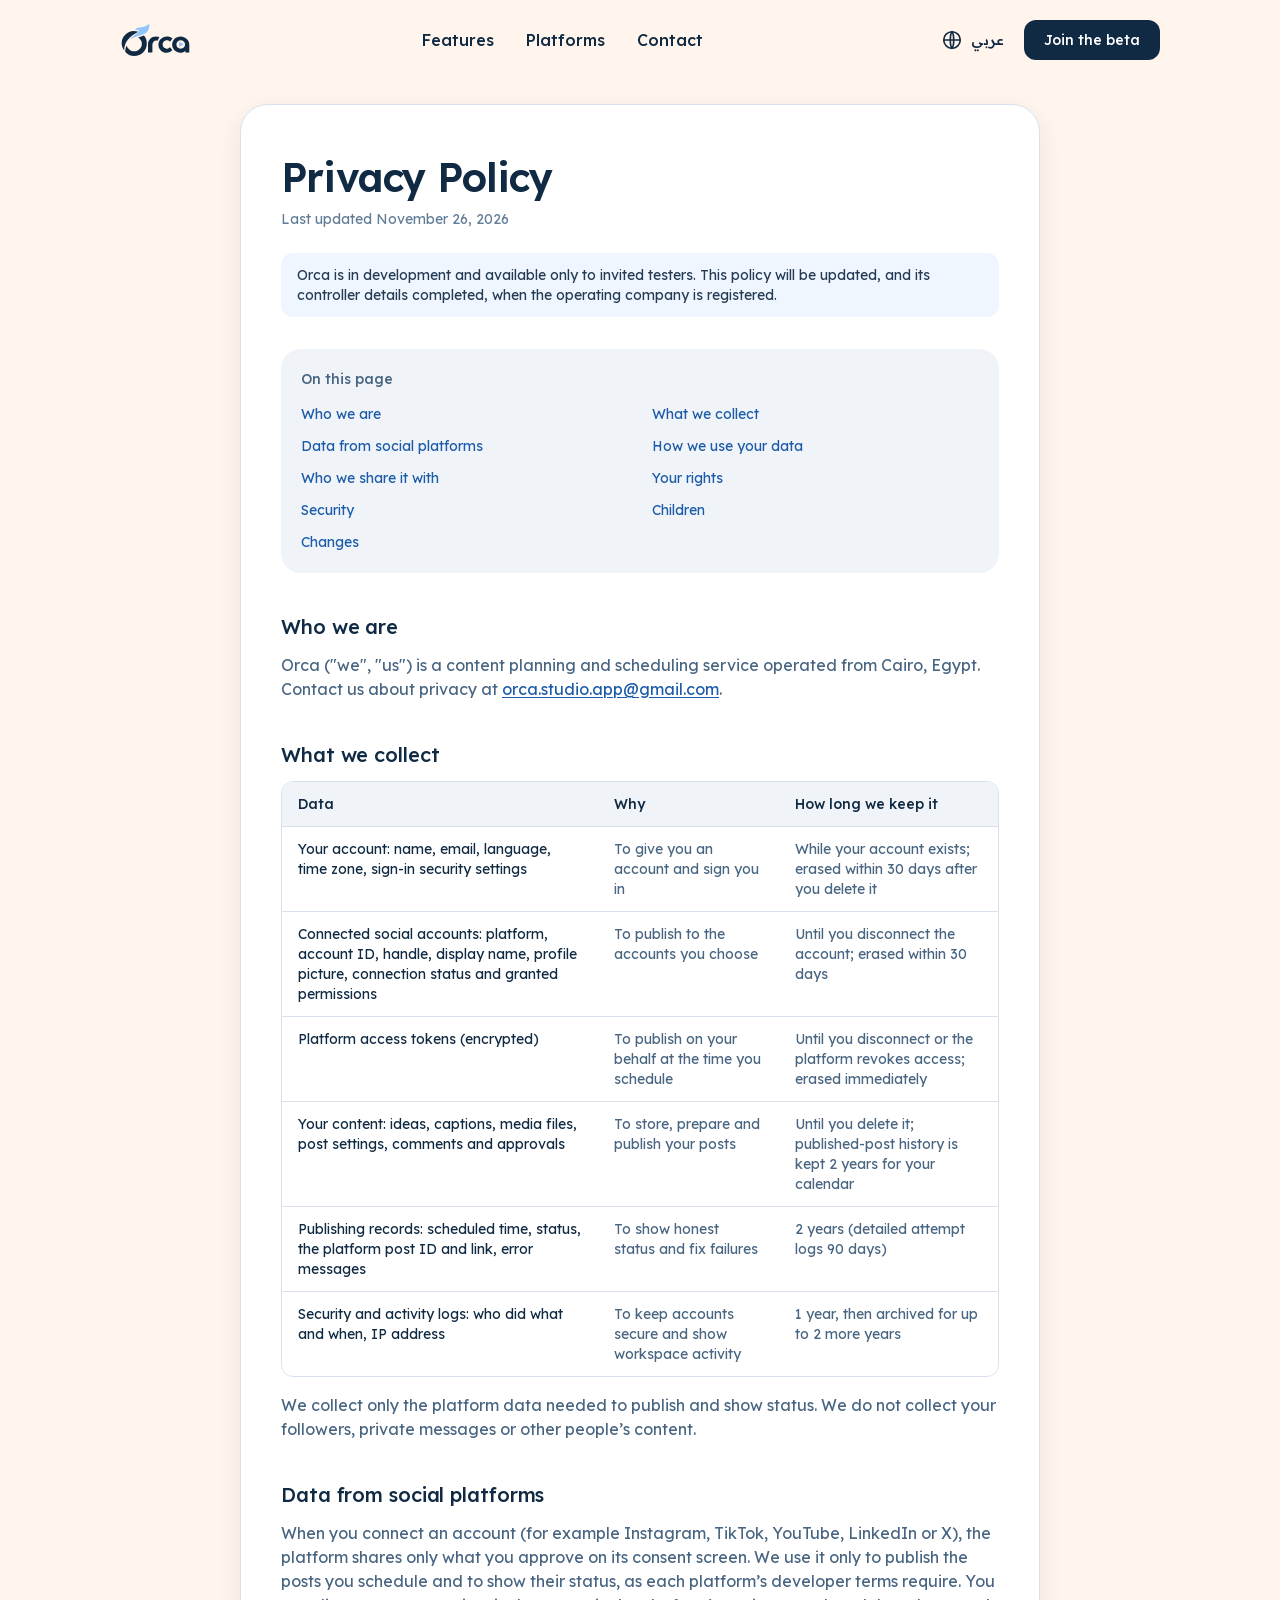
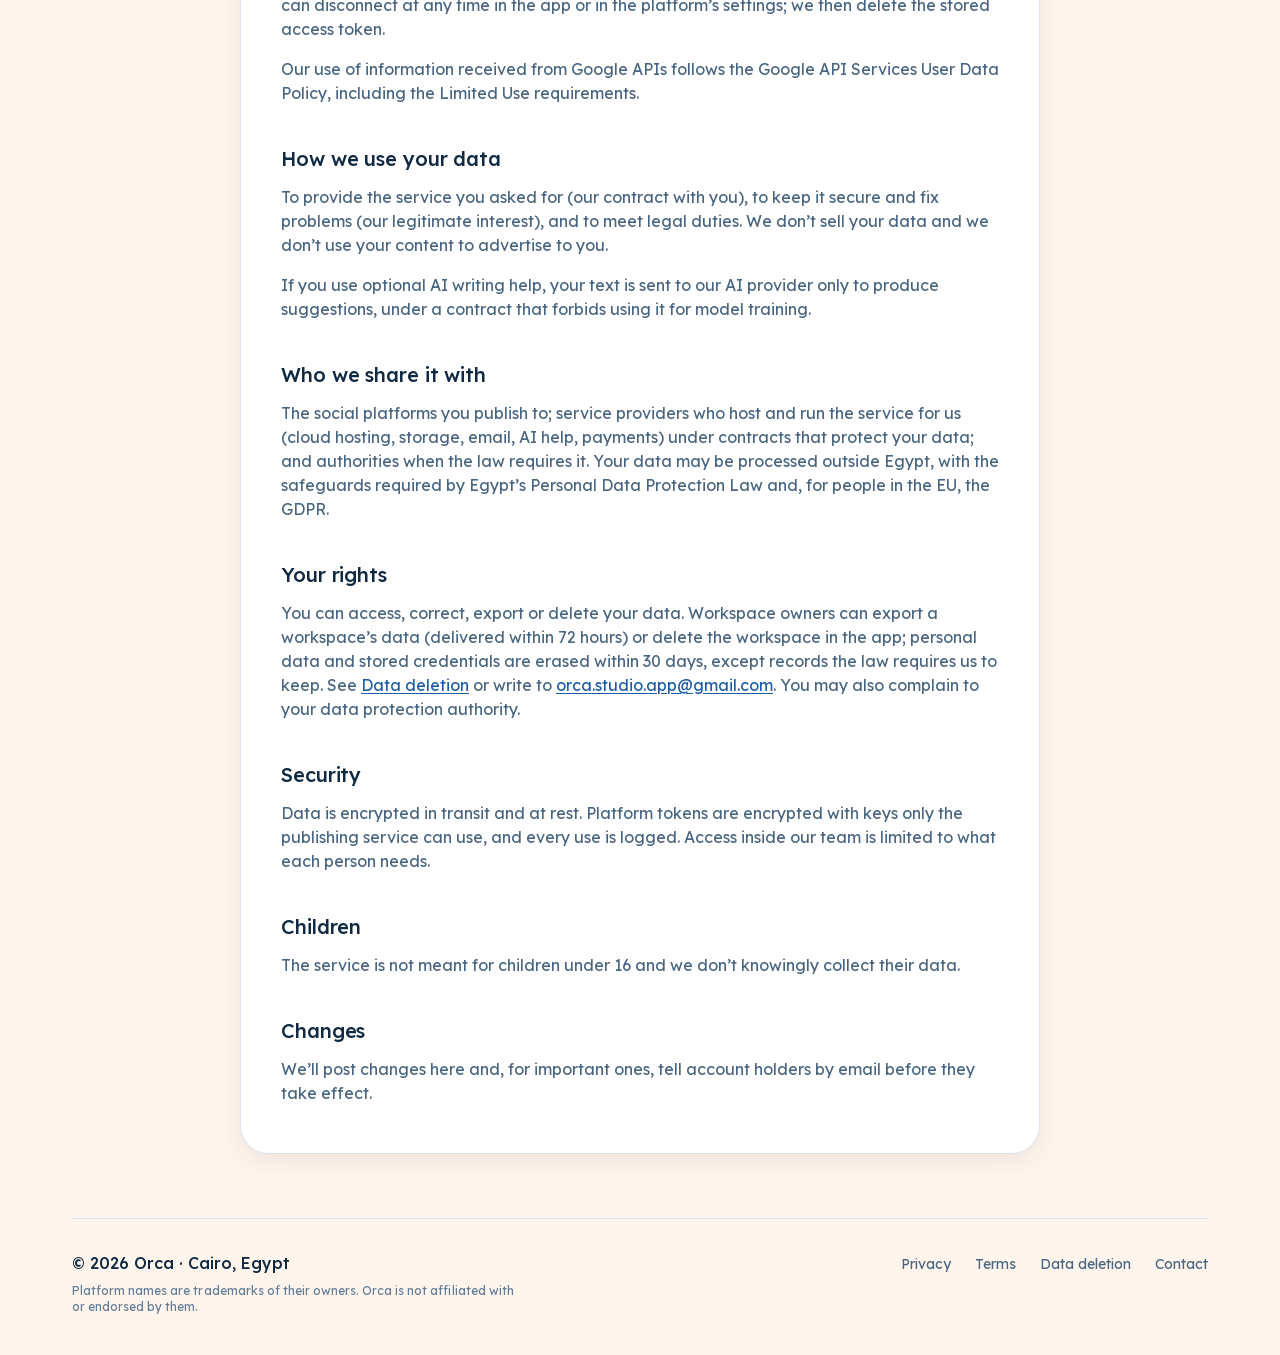
<file: privacy.html>
<!doctype html>
<html lang="en">
  <head>
    <meta charset="utf-8" />
    <title>Moved</title>
    <meta name="robots" content="noindex" />
    <link rel="canonical" href="https://creator-studio-content.github.io/en/privacy/" />
    <meta http-equiv="refresh" content="0; url=/en/privacy/" />
  </head>
  <body>
    <p>This page moved to <a href="/en/privacy/">/en/privacy/</a>.</p>
  </body>
</html>
</file>
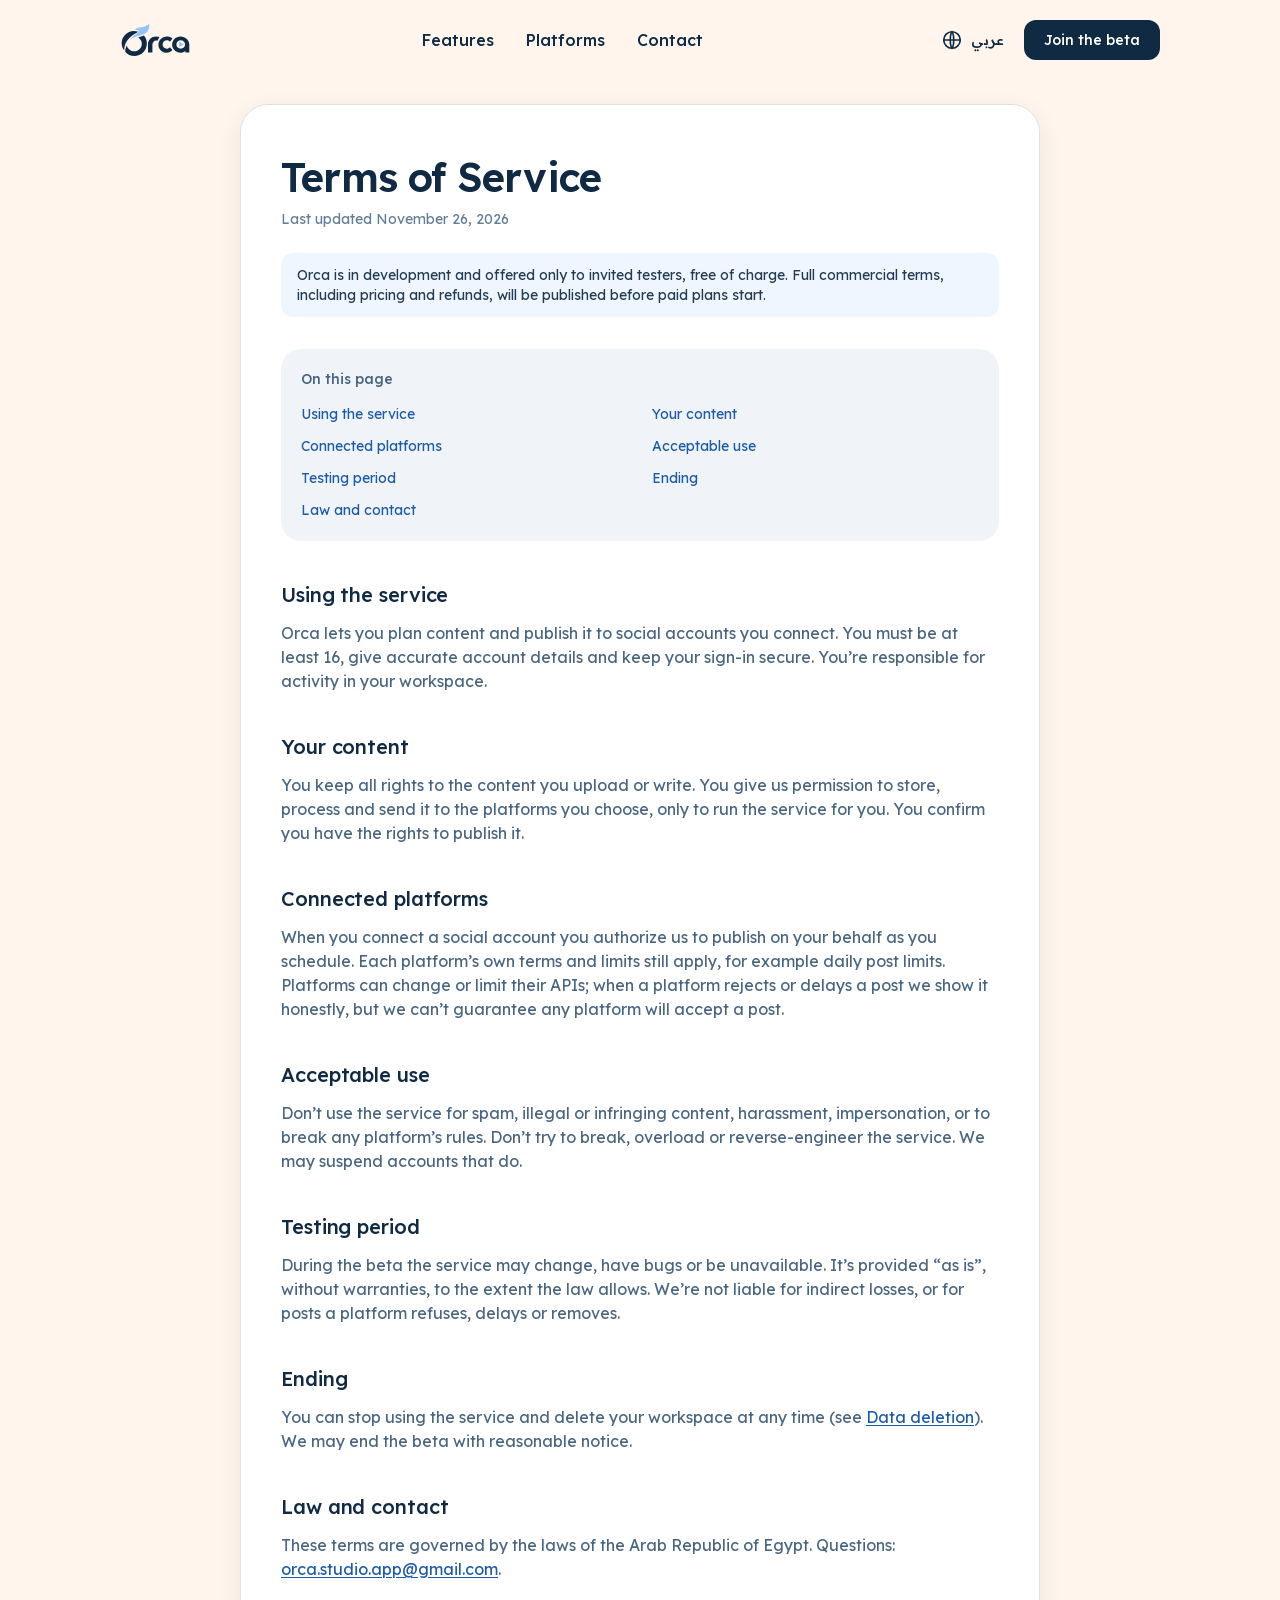
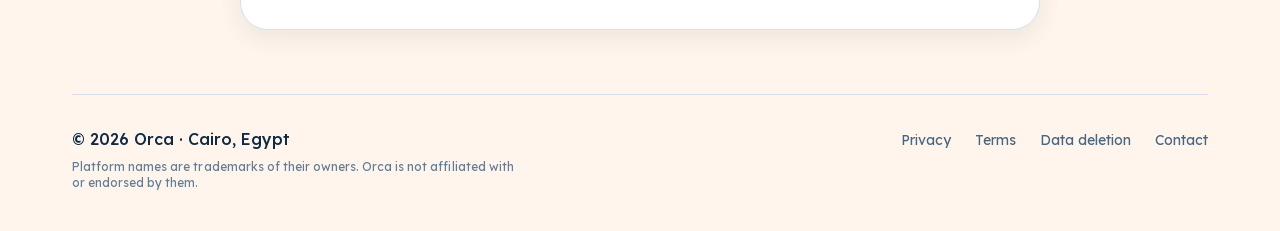
<file: terms.html>
<!doctype html>
<html lang="en">
  <head>
    <meta charset="utf-8" />
    <title>Moved</title>
    <meta name="robots" content="noindex" />
    <link rel="canonical" href="https://creator-studio-content.github.io/en/terms/" />
    <meta http-equiv="refresh" content="0; url=/en/terms/" />
  </head>
  <body>
    <p>This page moved to <a href="/en/terms/">/en/terms/</a>.</p>
  </body>
</html>
</file>
<file: _next/static/css/76c90843e236516b.css>
/*! tailwindcss v4.3.5 | MIT License | https://tailwindcss.com */@layer properties{@supports (((-webkit-hyphens:none)) and (not (margin-trim:block))) or ((-moz-orient:inline) and (not (color:rgb(from red r g b)))){*,::backdrop,:after,:before{--tw-rotate-x:initial;--tw-rotate-y:initial;--tw-rotate-z:initial;--tw-skew-x:initial;--tw-skew-y:initial;--tw-border-style:solid;--tw-leading:initial;--tw-font-weight:initial;--tw-tracking:initial;--tw-shadow:0 0 #0000;--tw-shadow-color:initial;--tw-shadow-alpha:100%;--tw-inset-shadow:0 0 #0000;--tw-inset-shadow-color:initial;--tw-inset-shadow-alpha:100%;--tw-ring-color:initial;--tw-ring-shadow:0 0 #0000;--tw-inset-ring-color:initial;--tw-inset-ring-shadow:0 0 #0000;--tw-ring-inset:initial;--tw-ring-offset-width:0px;--tw-ring-offset-color:#fff;--tw-ring-offset-shadow:0 0 #0000;--tw-duration:initial}}}@layer theme{:host,:root{--font-sans:var(--font-lexend),var(--font-readex),system-ui,sans-serif;--font-mono:ui-monospace,SFMono-Regular,Menlo,Monaco,Consolas,"Liberation Mono","Courier New",monospace;--color-red-600:#cf1124;--color-amber-500:#f0b429;--color-green-600:#178a48;--color-green-700:#126e3a;--color-blue-50:#eff6ff;--color-blue-200:#bfdbfe;--color-blue-300:#93c5fd;--color-blue-600:#2570c9;--color-blue-700:#1c5ba8;--color-blue-800:#174a88;--spacing:.25rem;--container-md:28rem;--font-weight-normal:400;--font-weight-medium:500;--font-weight-semibold:600;--radius-sm:8px;--radius-md:12px;--radius-lg:20px;--radius-xl:28px;--default-transition-duration:.15s;--default-transition-timing-function:cubic-bezier(.4,0,.2,1);--default-font-family:var(--font-sans);--default-mono-font-family:var(--font-mono);--color-navy-50:#f0f4f8;--color-navy-100:#d9e2ec;--color-navy-300:#9fb3c8;--color-navy-500:#627d98;--color-navy-600:#486581;--color-navy-700:#334e68;--color-navy-800:#243b53;--color-navy-900:#102a43;--color-sand-100:#fff5ec;--color-sand-200:#fceadb;--color-bg-canvas:var(--color-sand-100);--color-bg-surface:#fff;--color-bg-subtle:var(--color-sand-200);--color-bg-muted:var(--color-navy-50);--color-bg-inverse:var(--color-navy-900);--color-bg-accent-subtle:var(--color-blue-50);--color-text-primary:var(--color-navy-900);--color-text-secondary:var(--color-navy-600);--color-text-muted:var(--color-navy-500);--color-text-accent:var(--color-blue-700);--color-text-on-primary:#fff;--color-action-primary:var(--color-navy-900);--color-action-primary-hover:var(--color-navy-800);--color-action-accent:var(--color-blue-600);--color-border-default:var(--color-navy-100);--color-border-strong:var(--color-navy-900)}}@layer base{*,::backdrop,:after,:before{box-sizing:border-box;border:0 solid;margin:0;padding:0}::file-selector-button{box-sizing:border-box;border:0 solid;margin:0;padding:0}:host,html{-webkit-text-size-adjust:100%;tab-size:4;line-height:1.5;font-family:var(--default-font-family,-apple-system,BlinkMacSystemFont,"Segoe UI",Roboto,"Helvetica Neue","Noto Sans",Arial,sans-serif,"Apple Color Emoji","Segoe UI Emoji","Segoe UI Symbol","Noto Color Emoji");font-feature-settings:var(--default-font-feature-settings,normal);font-variation-settings:var(--default-font-variation-settings,normal);-webkit-tap-highlight-color:transparent}hr{height:0;color:inherit;border-top-width:1px}abbr:where([title]){-webkit-text-decoration:underline dotted;text-decoration:underline dotted}h1,h2,h3,h4,h5,h6{font-size:inherit;font-weight:inherit}a{color:inherit;-webkit-text-decoration:inherit;text-decoration:inherit}b,strong{font-weight:bolder}code,kbd,pre,samp{font-family:var(--default-mono-font-family,ui-monospace,SFMono-Regular,Menlo,Monaco,Consolas,"Liberation Mono","Courier New",monospace);font-feature-settings:var(--default-mono-font-feature-settings,normal);font-variation-settings:var(--default-mono-font-variation-settings,normal);font-size:1em}small{font-size:80%}sub,sup{vertical-align:baseline;font-size:75%;line-height:0;position:relative}sub{bottom:-.25em}sup{top:-.5em}table{text-indent:0;border-color:inherit;border-collapse:collapse}:-moz-focusring:where(:not(iframe)){outline:auto}progress{vertical-align:baseline}summary{display:list-item}menu,ol,ul{list-style:none}audio,canvas,embed,iframe,img,object,svg,video{vertical-align:middle;display:block}img,video{max-width:100%;height:auto}button,input,optgroup,select,textarea{font:inherit;font-feature-settings:inherit;font-variation-settings:inherit;letter-spacing:inherit;color:inherit;opacity:1;background-color:#0000;border-radius:0}::file-selector-button{font:inherit;font-feature-settings:inherit;font-variation-settings:inherit;letter-spacing:inherit;color:inherit;opacity:1;background-color:#0000;border-radius:0}:where(select:is([multiple],[size])) optgroup{font-weight:bolder}:where(select:is([multiple],[size])) optgroup option{padding-inline-start:20px}::file-selector-button{margin-inline-end:4px}::placeholder{opacity:1}@supports (not ((-webkit-appearance:-apple-pay-button))) or (contain-intrinsic-size:1px){::placeholder{color:currentColor}@supports (color:color-mix(in lab,red,red)){::placeholder{color:color-mix(in oklab,currentcolor 50%,transparent)}}}textarea{resize:vertical}::-webkit-search-decoration{-webkit-appearance:none}::-webkit-date-and-time-value{min-height:1lh;text-align:inherit}::-webkit-datetime-edit{display:inline-flex}::-webkit-datetime-edit-fields-wrapper{padding:0}::-webkit-datetime-edit,::-webkit-datetime-edit-year-field{padding-block:0}::-webkit-datetime-edit-day-field,::-webkit-datetime-edit-month-field{padding-block:0}::-webkit-datetime-edit-hour-field,::-webkit-datetime-edit-minute-field{padding-block:0}::-webkit-datetime-edit-millisecond-field,::-webkit-datetime-edit-second-field{padding-block:0}::-webkit-datetime-edit-meridiem-field{padding-block:0}::-webkit-calendar-picker-indicator{line-height:1}:-moz-ui-invalid{box-shadow:none}button,input:where([type=button],[type=reset],[type=submit]){appearance:button}::file-selector-button{appearance:button}::-webkit-inner-spin-button,::-webkit-outer-spin-button{height:auto}[hidden]:where(:not([hidden=until-found])){display:none!important}html{background:var(--color-bg-canvas);color:var(--color-text-primary);-webkit-text-size-adjust:100%}html[dir=rtl]{--font-sans:var(--font-readex),system-ui,sans-serif}html[dir=rtl] :where(h1,h2,h3,h4,p,li,td,th){letter-spacing:0}html[dir=rtl] :where(p,li,td){line-height:1.6}body{font-family:var(--font-sans);text-rendering:optimizelegibility}:focus-visible{outline:2px solid var(--color-action-accent);outline-offset:2px;border-radius:4px}@media (prefers-reduced-motion:reduce){*,:after,:before{scroll-behavior:auto!important;transition:none!important;animation:none!important}}html{scroll-behavior:smooth}}@layer components;@layer utilities{.visible{visibility:visible}.sr-only{clip-path:inset(50%);white-space:nowrap;border-width:0;width:1px;height:1px;margin:-1px;padding:0;overflow:hidden}.absolute,.sr-only{position:absolute}.relative{position:relative}.static{position:static}.inset-x-\[-6px\]{inset-inline:-6px}.start-0{inset-inline-start:calc(var(--spacing) * 0)}.start-\[800px\]{inset-inline-start:800px}.start-\[990px\]{inset-inline-start:990px}.-top-6{top:calc(var(--spacing) * -6)}.top-24{top:calc(var(--spacing) * 24)}.top-\[283px\]{top:283px}.bottom-\[0\.16em\]{bottom:.16em}.mx-auto{margin-inline:auto}.-me-1\.5{margin-inline-end:calc(var(--spacing) * -1.5)}.mt-3{margin-top:calc(var(--spacing) * 3)}.mt-6{margin-top:calc(var(--spacing) * 6)}.mt-8{margin-top:calc(var(--spacing) * 8)}.mt-10{margin-top:calc(var(--spacing) * 10)}.line-clamp-2{-webkit-line-clamp:2;-webkit-box-orient:vertical;display:-webkit-box;overflow:hidden}.block{display:block}.contents{display:contents}.flex{display:flex}.grid{display:grid}.hidden{display:none}.inline-block{display:inline-block}.inline-flex{display:inline-flex}.table{display:table}.size-6{width:calc(var(--spacing) * 6);height:calc(var(--spacing) * 6)}.size-8{width:calc(var(--spacing) * 8);height:calc(var(--spacing) * 8)}.h-\[0\.44em\]{height:.44em}.min-h-dvh{min-height:100dvh}.w-\[3px\]{width:3px}.w-\[250px\]{width:250px}.w-full{width:100%}.max-w-\[560px\]{max-width:560px}.max-w-\[620px\]{max-width:620px}.max-w-\[800px\]{max-width:800px}.max-w-\[1200px\]{max-width:1200px}.max-w-\[1440px\]{max-width:1440px}.max-w-md{max-width:var(--container-md)}.min-w-0{min-width:0}.min-w-\[560px\]{min-width:560px}.flex-1{flex:1}.shrink-0{flex-shrink:0}.border-collapse{border-collapse:collapse}.transform{transform:var(--tw-rotate-x, ) var(--tw-rotate-y, ) var(--tw-rotate-z, ) var(--tw-skew-x, ) var(--tw-skew-y, )}.scroll-mt-6{scroll-margin-top:calc(var(--spacing) * 6)}.scroll-mt-8{scroll-margin-top:calc(var(--spacing) * 8)}.list-decimal{list-style-type:decimal}.flex-col{flex-direction:column}.flex-wrap{flex-wrap:wrap}.items-center{align-items:center}.justify-between{justify-content:space-between}.justify-center{justify-content:center}.gap-0\.5{gap:calc(var(--spacing) * .5)}.gap-1{gap:var(--spacing)}.gap-1\.5{gap:calc(var(--spacing) * 1.5)}.gap-2{gap:calc(var(--spacing) * 2)}.gap-2\.5{gap:calc(var(--spacing) * 2.5)}.gap-3{gap:calc(var(--spacing) * 3)}.gap-4{gap:calc(var(--spacing) * 4)}.gap-6{gap:calc(var(--spacing) * 6)}.gap-8{gap:calc(var(--spacing) * 8)}.gap-x-2{column-gap:calc(var(--spacing) * 2)}.gap-x-6{column-gap:calc(var(--spacing) * 6)}.gap-x-\[0\.28em\]{column-gap:.28em}.gap-y-2{row-gap:calc(var(--spacing) * 2)}.self-stretch{align-self:stretch}.overflow-hidden{overflow:hidden}.overflow-x-auto{overflow-x:auto}.rounded-\[10px\]{border-radius:10px}.rounded-full{border-radius:2147483647px}.rounded-lg{border-radius:var(--radius-lg)}.rounded-md{border-radius:var(--radius-md)}.rounded-sm{border-radius:var(--radius-sm)}.rounded-xl{border-radius:var(--radius-xl)}.border{border-style:var(--tw-border-style);border-width:1px}.border-2{border-style:var(--tw-border-style);border-width:2px}.border-t{border-top-style:var(--tw-border-style);border-top-width:1px}.border-b{border-bottom-style:var(--tw-border-style);border-bottom-width:1px}.border-blue-200{border-color:var(--color-blue-200)}.border-border-default{border-color:var(--color-border-default)}.border-border-strong{border-color:var(--color-border-strong)}.border-sand-100{border-color:var(--color-sand-100)}.bg-action-primary{background-color:var(--color-action-primary)}.bg-amber-500{background-color:var(--color-amber-500)}.bg-bg-accent-subtle{background-color:var(--color-bg-accent-subtle)}.bg-bg-inverse{background-color:var(--color-bg-inverse)}.bg-bg-muted{background-color:var(--color-bg-muted)}.bg-bg-subtle{background-color:var(--color-bg-subtle)}.bg-bg-surface{background-color:var(--color-bg-surface)}.bg-blue-300{background-color:var(--color-blue-300)}.bg-green-600{background-color:var(--color-green-600)}.bg-navy-300{background-color:var(--color-navy-300)}.p-5{padding:calc(var(--spacing) * 5)}.p-\[18px\]{padding:18px}.px-2{padding-inline:calc(var(--spacing) * 2)}.px-2\.5{padding-inline:calc(var(--spacing) * 2.5)}.px-4{padding-inline:calc(var(--spacing) * 4)}.px-5{padding-inline:calc(var(--spacing) * 5)}.px-6{padding-inline:calc(var(--spacing) * 6)}.px-7{padding-inline:calc(var(--spacing) * 7)}.py-1\.5{padding-block:calc(var(--spacing) * 1.5)}.py-2{padding-block:calc(var(--spacing) * 2)}.py-2\.5{padding-block:calc(var(--spacing) * 2.5)}.py-3{padding-block:calc(var(--spacing) * 3)}.py-4{padding-block:calc(var(--spacing) * 4)}.py-5{padding-block:calc(var(--spacing) * 5)}.py-8{padding-block:calc(var(--spacing) * 8)}.py-24{padding-block:calc(var(--spacing) * 24)}.ps-2{padding-inline-start:calc(var(--spacing) * 2)}.ps-3{padding-inline-start:calc(var(--spacing) * 3)}.ps-6{padding-inline-start:calc(var(--spacing) * 6)}.pe-3\.5{padding-inline-end:calc(var(--spacing) * 3.5)}.pt-2{padding-top:calc(var(--spacing) * 2)}.pt-5{padding-top:calc(var(--spacing) * 5)}.pt-6{padding-top:calc(var(--spacing) * 6)}.pt-8{padding-top:calc(var(--spacing) * 8)}.pt-12{padding-top:calc(var(--spacing) * 12)}.pt-16{padding-top:calc(var(--spacing) * 16)}.pb-2\.5{padding-bottom:calc(var(--spacing) * 2.5)}.pb-4{padding-bottom:calc(var(--spacing) * 4)}.pb-7{padding-bottom:calc(var(--spacing) * 7)}.pb-10{padding-bottom:calc(var(--spacing) * 10)}.pb-12{padding-bottom:calc(var(--spacing) * 12)}.text-center{text-align:center}.text-start{text-align:start}.align-top{vertical-align:top}.text-h2{letter-spacing:-.015em;font-size:32px;font-weight:600;line-height:40px}.text-h4{letter-spacing:-.005em;font-size:20px;font-weight:500;line-height:28px}.text-label-l{font-size:16px;font-weight:500;line-height:24px}.text-label-m{font-size:14px;font-weight:500;line-height:20px}.text-caption{letter-spacing:.002em;font-size:12px;line-height:16px}.text-body-l{font-size:18px;line-height:28px}.text-body-m{font-size:16px;line-height:24px}.text-body-s{font-size:14px;line-height:20px}.text-\[44px\]{font-size:44px}.leading-\[50px\]{--tw-leading:50px;line-height:50px}.font-medium{--tw-font-weight:var(--font-weight-medium);font-weight:var(--font-weight-medium)}.font-normal{--tw-font-weight:var(--font-weight-normal);font-weight:var(--font-weight-normal)}.font-semibold{--tw-font-weight:var(--font-weight-semibold);font-weight:var(--font-weight-semibold)}.tracking-\[-0\.03em\]{--tw-tracking:-.03em;letter-spacing:-.03em}.whitespace-nowrap{white-space:nowrap}.text-action-accent{color:var(--color-action-accent)}.text-blue-700{color:var(--color-blue-700)}.text-green-700{color:var(--color-green-700)}.text-navy-600{color:var(--color-navy-600)}.text-navy-700{color:var(--color-navy-700)}.text-navy-800{color:var(--color-navy-800)}.text-navy-900{color:var(--color-navy-900)}.text-text-accent{color:var(--color-text-accent)}.text-text-muted{color:var(--color-text-muted)}.text-text-on-primary{color:var(--color-text-on-primary)}.text-text-primary{color:var(--color-text-primary)}.text-text-secondary{color:var(--color-text-secondary)}.no-underline{text-decoration-line:none}.underline{text-decoration-line:underline}.underline-offset-2{text-underline-offset:2px}.antialiased{-webkit-font-smoothing:antialiased;-moz-osx-font-smoothing:grayscale}.shadow-avatar{--tw-shadow:0 1px 3px 0 var(--tw-shadow-color,#0f29421a)}.shadow-avatar,.shadow-card{box-shadow:var(--tw-inset-shadow),var(--tw-inset-ring-shadow),var(--tw-ring-offset-shadow),var(--tw-ring-shadow),var(--tw-shadow)}.shadow-card{--tw-shadow:0 8px 24px 0 var(--tw-shadow-color,#102a4314)}.shadow-float{--tw-shadow:0 16px 40px 0 var(--tw-shadow-color,#102a4324);box-shadow:var(--tw-inset-shadow),var(--tw-inset-ring-shadow),var(--tw-ring-offset-shadow),var(--tw-ring-shadow),var(--tw-shadow)}.transition-colors{transition-property:color,background-color,border-color,outline-color,text-decoration-color,fill,stroke,--tw-gradient-from,--tw-gradient-via,--tw-gradient-to;transition-timing-function:var(--tw-ease,var(--default-transition-timing-function));transition-duration:var(--tw-duration,var(--default-transition-duration))}.duration-150{--tw-duration:.15s;transition-duration:.15s}.outline-none{--tw-outline-style:none;outline-style:none}.marker\:font-medium ::marker{--tw-font-weight:var(--font-weight-medium);font-weight:var(--font-weight-medium)}.marker\:font-medium::marker{--tw-font-weight:var(--font-weight-medium);font-weight:var(--font-weight-medium)}.marker\:font-medium ::-webkit-details-marker,.marker\:font-medium::-webkit-details-marker{--tw-font-weight:var(--font-weight-medium);font-weight:var(--font-weight-medium)}.marker\:text-text-primary ::marker{color:var(--color-text-primary)}.marker\:text-text-primary::marker{color:var(--color-text-primary)}.marker\:text-text-primary ::-webkit-details-marker,.marker\:text-text-primary::-webkit-details-marker{color:var(--color-text-primary)}@media (hover:hover){.hover\:bg-action-primary-hover:hover{background-color:var(--color-action-primary-hover)}.hover\:bg-bg-accent-subtle:hover{background-color:var(--color-bg-accent-subtle)}.hover\:bg-bg-muted:hover{background-color:var(--color-bg-muted)}.hover\:text-blue-800:hover{color:var(--color-blue-800)}.hover\:text-text-accent:hover{color:var(--color-text-accent)}.hover\:underline:hover{text-decoration-line:underline}}.focus\:not-sr-only:focus{clip-path:none;white-space:normal;width:auto;height:auto;margin:0;padding:0;position:static;overflow:visible}.focus\:fixed:focus{position:fixed}.focus\:start-4:focus{inset-inline-start:calc(var(--spacing) * 4)}.focus\:top-4:focus{top:calc(var(--spacing) * 4)}.focus\:z-50:focus{z-index:50}.focus\:rounded-md:focus{border-radius:var(--radius-md)}.focus\:bg-bg-surface:focus{background-color:var(--color-bg-surface)}.focus\:px-4:focus{padding-inline:calc(var(--spacing) * 4)}.focus\:py-2:focus{padding-block:calc(var(--spacing) * 2)}.focus\:text-label-m:focus{font-size:14px;font-weight:500;line-height:20px}.focus\:shadow-float:focus{--tw-shadow:0 16px 40px 0 var(--tw-shadow-color,#102a4324);box-shadow:var(--tw-inset-shadow),var(--tw-inset-ring-shadow),var(--tw-ring-offset-shadow),var(--tw-ring-shadow),var(--tw-shadow)}@media (min-width:40rem){.sm\:flex{display:flex}.sm\:inline-flex{display:inline-flex}.sm\:grid-cols-2{grid-template-columns:repeat(2,minmax(0,1fr))}.sm\:gap-3{gap:calc(var(--spacing) * 3)}.sm\:px-8{padding-inline:calc(var(--spacing) * 8)}.sm\:px-10{padding-inline:calc(var(--spacing) * 10)}.sm\:py-12{padding-block:calc(var(--spacing) * 12)}.sm\:text-display-l{letter-spacing:-.025em;font-size:56px;font-weight:600;line-height:62px}.sm\:text-h1{letter-spacing:-.02em;font-size:40px;font-weight:600;line-height:48px}}@media (min-width:48rem){.md\:block{display:block}.md\:flex-row{flex-direction:row}.md\:items-start{align-items:flex-start}.md\:justify-between{justify-content:space-between}.md\:gap-12{gap:calc(var(--spacing) * 12)}.md\:pt-\[72px\]{padding-top:72px}.md\:text-display-xl{letter-spacing:-.03em;font-size:72px;font-weight:600;line-height:78px}}@media (min-width:64rem){.lg\:flex{display:flex}.lg\:px-\[120px\]{padding-inline:120px}}@media (min-width:80rem){.xl\:absolute{position:absolute}.xl\:start-\[180px\]{inset-inline-start:180px}.xl\:top-0{top:0}.xl\:flex{display:flex}.xl\:h-\[404px\]{height:404px}.xl\:w-\[840px\]{width:840px}.xl\:gap-24{gap:calc(var(--spacing) * 24)}.xl\:px-0{padding-inline:0}.xl\:pt-6{padding-top:calc(var(--spacing) * 6)}}}@property --tw-rotate-x{syntax:"*";inherits:false}@property --tw-rotate-y{syntax:"*";inherits:false}@property --tw-rotate-z{syntax:"*";inherits:false}@property --tw-skew-x{syntax:"*";inherits:false}@property --tw-skew-y{syntax:"*";inherits:false}@property --tw-border-style{syntax:"*";inherits:false;initial-value:solid}@property --tw-leading{syntax:"*";inherits:false}@property --tw-font-weight{syntax:"*";inherits:false}@property --tw-tracking{syntax:"*";inherits:false}@property --tw-shadow{syntax:"*";inherits:false;initial-value:0 0 #0000}@property --tw-shadow-color{syntax:"*";inherits:false}@property --tw-shadow-alpha{syntax:"<percentage>";inherits:false;initial-value:100%}@property --tw-inset-shadow{syntax:"*";inherits:false;initial-value:0 0 #0000}@property --tw-inset-shadow-color{syntax:"*";inherits:false}@property --tw-inset-shadow-alpha{syntax:"<percentage>";inherits:false;initial-value:100%}@property --tw-ring-color{syntax:"*";inherits:false}@property --tw-ring-shadow{syntax:"*";inherits:false;initial-value:0 0 #0000}@property --tw-inset-ring-color{syntax:"*";inherits:false}@property --tw-inset-ring-shadow{syntax:"*";inherits:false;initial-value:0 0 #0000}@property --tw-ring-inset{syntax:"*";inherits:false}@property --tw-ring-offset-width{syntax:"<length>";inherits:false;initial-value:0}@property --tw-ring-offset-color{syntax:"*";inherits:false;initial-value:#fff}@property --tw-ring-offset-shadow{syntax:"*";inherits:false;initial-value:0 0 #0000}@property --tw-duration{syntax:"*";inherits:false}@font-face{font-family:Lexend;font-style:normal;font-weight:100 900;font-display:swap;src:url(/_next/static/media/630e0b819503bca7-s.woff2) format("woff2");unicode-range:u+0102-0103,u+0110-0111,u+0128-0129,u+0168-0169,u+01a0-01a1,u+01af-01b0,u+0300-0301,u+0303-0304,u+0308-0309,u+0323,u+0329,u+1ea0-1ef9,u+20ab}@font-face{font-family:Lexend;font-style:normal;font-weight:100 900;font-display:swap;src:url(/_next/static/media/6eed223b32d97b82-s.woff2) format("woff2");unicode-range:u+0100-02ba,u+02bd-02c5,u+02c7-02cc,u+02ce-02d7,u+02dd-02ff,u+0304,u+0308,u+0329,u+1d00-1dbf,u+1e00-1e9f,u+1ef2-1eff,u+2020,u+20a0-20ab,u+20ad-20c4,u+2113,u+2c60-2c7f,u+a720-a7ff}@font-face{font-family:Lexend;font-style:normal;font-weight:100 900;font-display:swap;src:url(/_next/static/media/793968fa3513f5d6-s.p.woff2) format("woff2");unicode-range:u+00??,u+0131,u+0152-0153,u+02bb-02bc,u+02c6,u+02da,u+02dc,u+0304,u+0308,u+0329,u+2000-206f,u+20ac,u+2122,u+2191,u+2193,u+2212,u+2215,u+feff,u+fffd}@font-face{font-family:Lexend Fallback;src:local("Arial");ascent-override:90.98%;descent-override:22.74%;line-gap-override:0.00%;size-adjust:109.91%}.__className_9d0602{font-family:Lexend,Lexend Fallback;font-style:normal}.__variable_9d0602{--font-lexend:"Lexend","Lexend Fallback"}@font-face{font-family:Readex Pro;font-style:normal;font-weight:160 700;font-display:swap;src:url(/_next/static/media/f952393b67d608ec-s.p.woff2) format("woff2");unicode-range:u+06??,u+0750-077f,u+0870-0891,u+0897-08e1,u+08e3-08ff,u+200c-200e,u+2010-2011,u+204f,u+2e41,u+fb50-fdff,u+fe70-fe74,u+fe76-fefc,u+102e0-102fb,u+10e60-10e7e,u+10ec2-10ec7,u+10ec9-10eee,u+10ef?,u+1ee00-1ee03,u+1ee05-1ee1f,u+1ee21-1ee22,u+1ee24,u+1ee27,u+1ee29-1ee32,u+1ee34-1ee37,u+1ee39,u+1ee3b,u+1ee42,u+1ee47,u+1ee49,u+1ee4b,u+1ee4d-1ee4f,u+1ee51-1ee52,u+1ee54,u+1ee57,u+1ee59,u+1ee5b,u+1ee5d,u+1ee5f,u+1ee61-1ee62,u+1ee64,u+1ee67-1ee6a,u+1ee6c-1ee72,u+1ee74-1ee77,u+1ee79-1ee7c,u+1ee7e,u+1ee80-1ee89,u+1ee8b-1ee9b,u+1eea1-1eea3,u+1eea5-1eea9,u+1eeab-1eebb,u+1eef0-1eef1}@font-face{font-family:Readex Pro;font-style:normal;font-weight:160 700;font-display:swap;src:url(/_next/static/media/cc8b755e9c1ba115-s.woff2) format("woff2");unicode-range:u+0102-0103,u+0110-0111,u+0128-0129,u+0168-0169,u+01a0-01a1,u+01af-01b0,u+0300-0301,u+0303-0304,u+0308-0309,u+0323,u+0329,u+1ea0-1ef9,u+20ab}@font-face{font-family:Readex Pro;font-style:normal;font-weight:160 700;font-display:swap;src:url(/_next/static/media/58c726479f69cacd-s.woff2) format("woff2");unicode-range:u+0100-02ba,u+02bd-02c5,u+02c7-02cc,u+02ce-02d7,u+02dd-02ff,u+0304,u+0308,u+0329,u+1d00-1dbf,u+1e00-1e9f,u+1ef2-1eff,u+2020,u+20a0-20ab,u+20ad-20c4,u+2113,u+2c60-2c7f,u+a720-a7ff}@font-face{font-family:Readex Pro;font-style:normal;font-weight:160 700;font-display:swap;src:url(/_next/static/media/bd9c8c62ffadd9dd-s.p.woff2) format("woff2");unicode-range:u+00??,u+0131,u+0152-0153,u+02bb-02bc,u+02c6,u+02da,u+02dc,u+0304,u+0308,u+0329,u+2000-206f,u+20ac,u+2122,u+2191,u+2193,u+2212,u+2215,u+feff,u+fffd}@font-face{font-family:Readex Pro Fallback;src:local("Arial");ascent-override:92.30%;descent-override:23.07%;line-gap-override:0.00%;size-adjust:108.34%}.__className_fde2ff{font-family:Readex Pro,Readex Pro Fallback;font-style:normal}.__variable_fde2ff{--font-readex:"Readex Pro","Readex Pro Fallback"}
</file>
